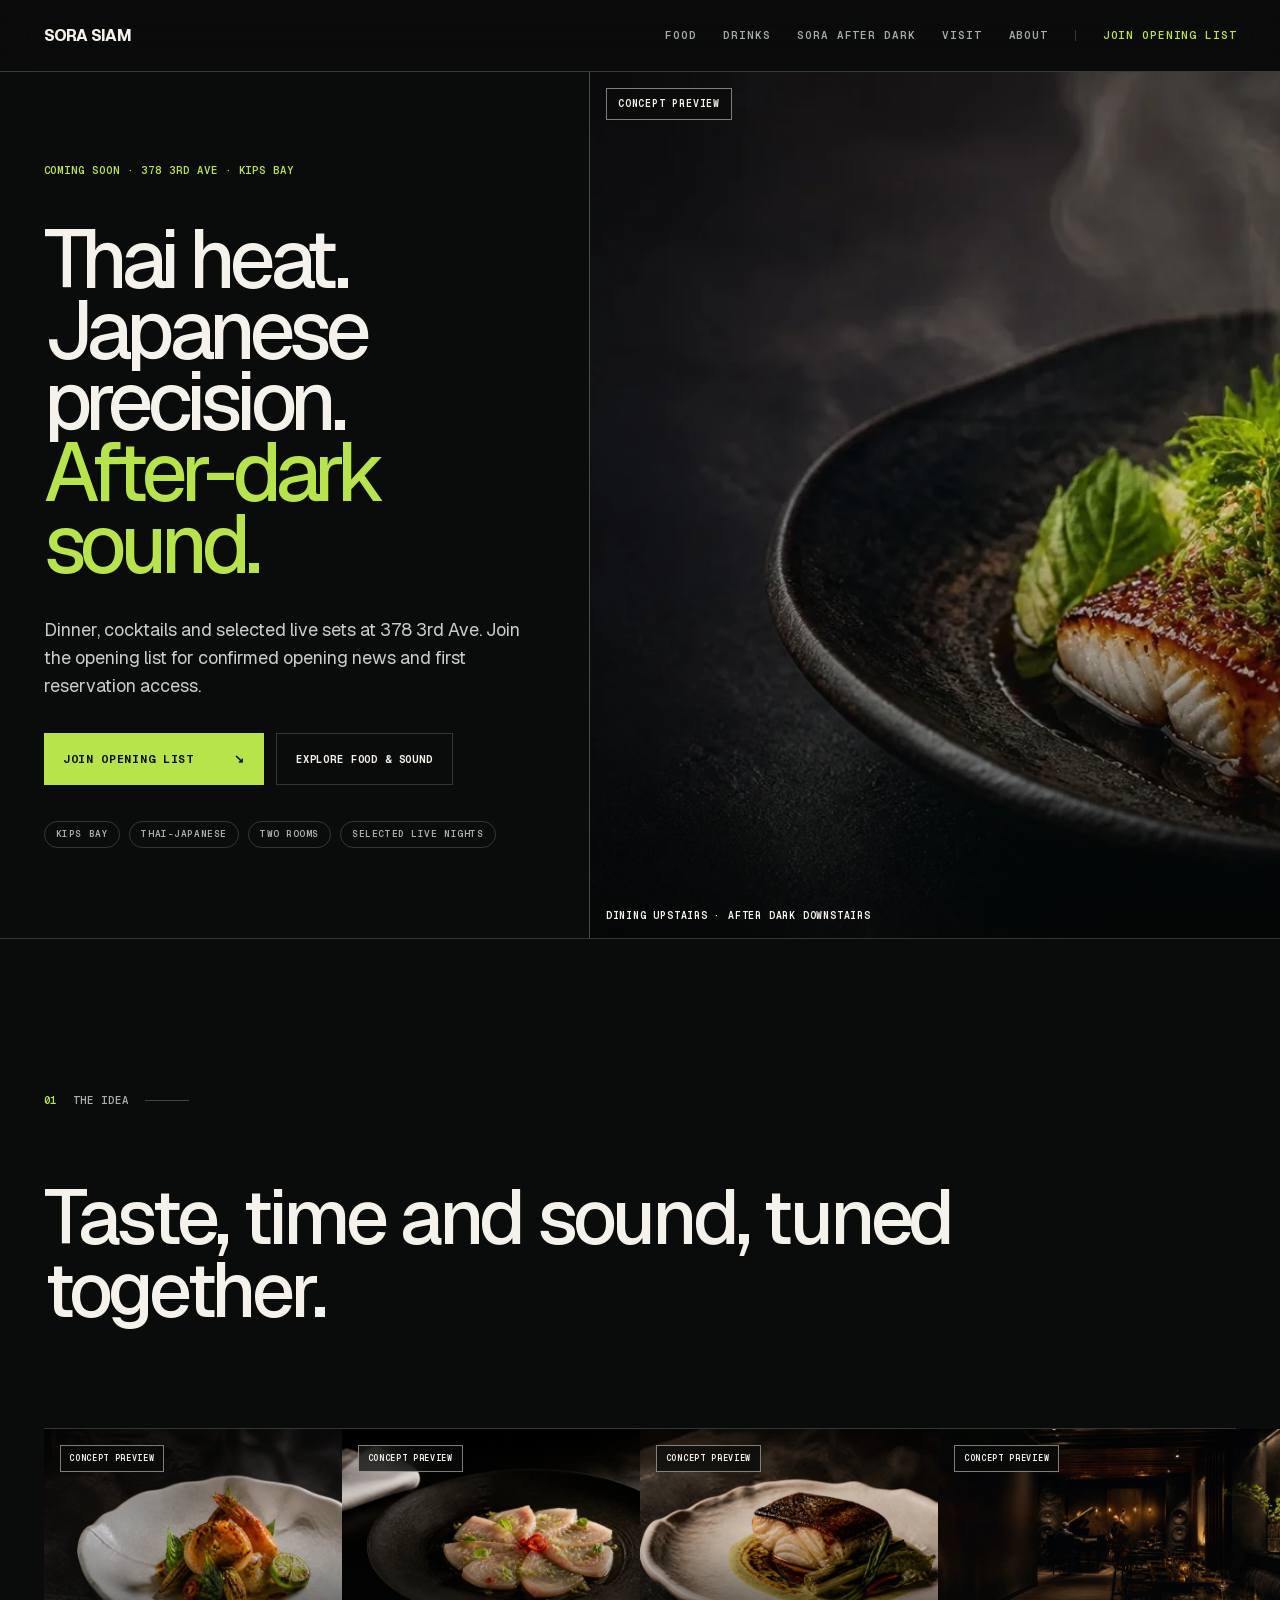
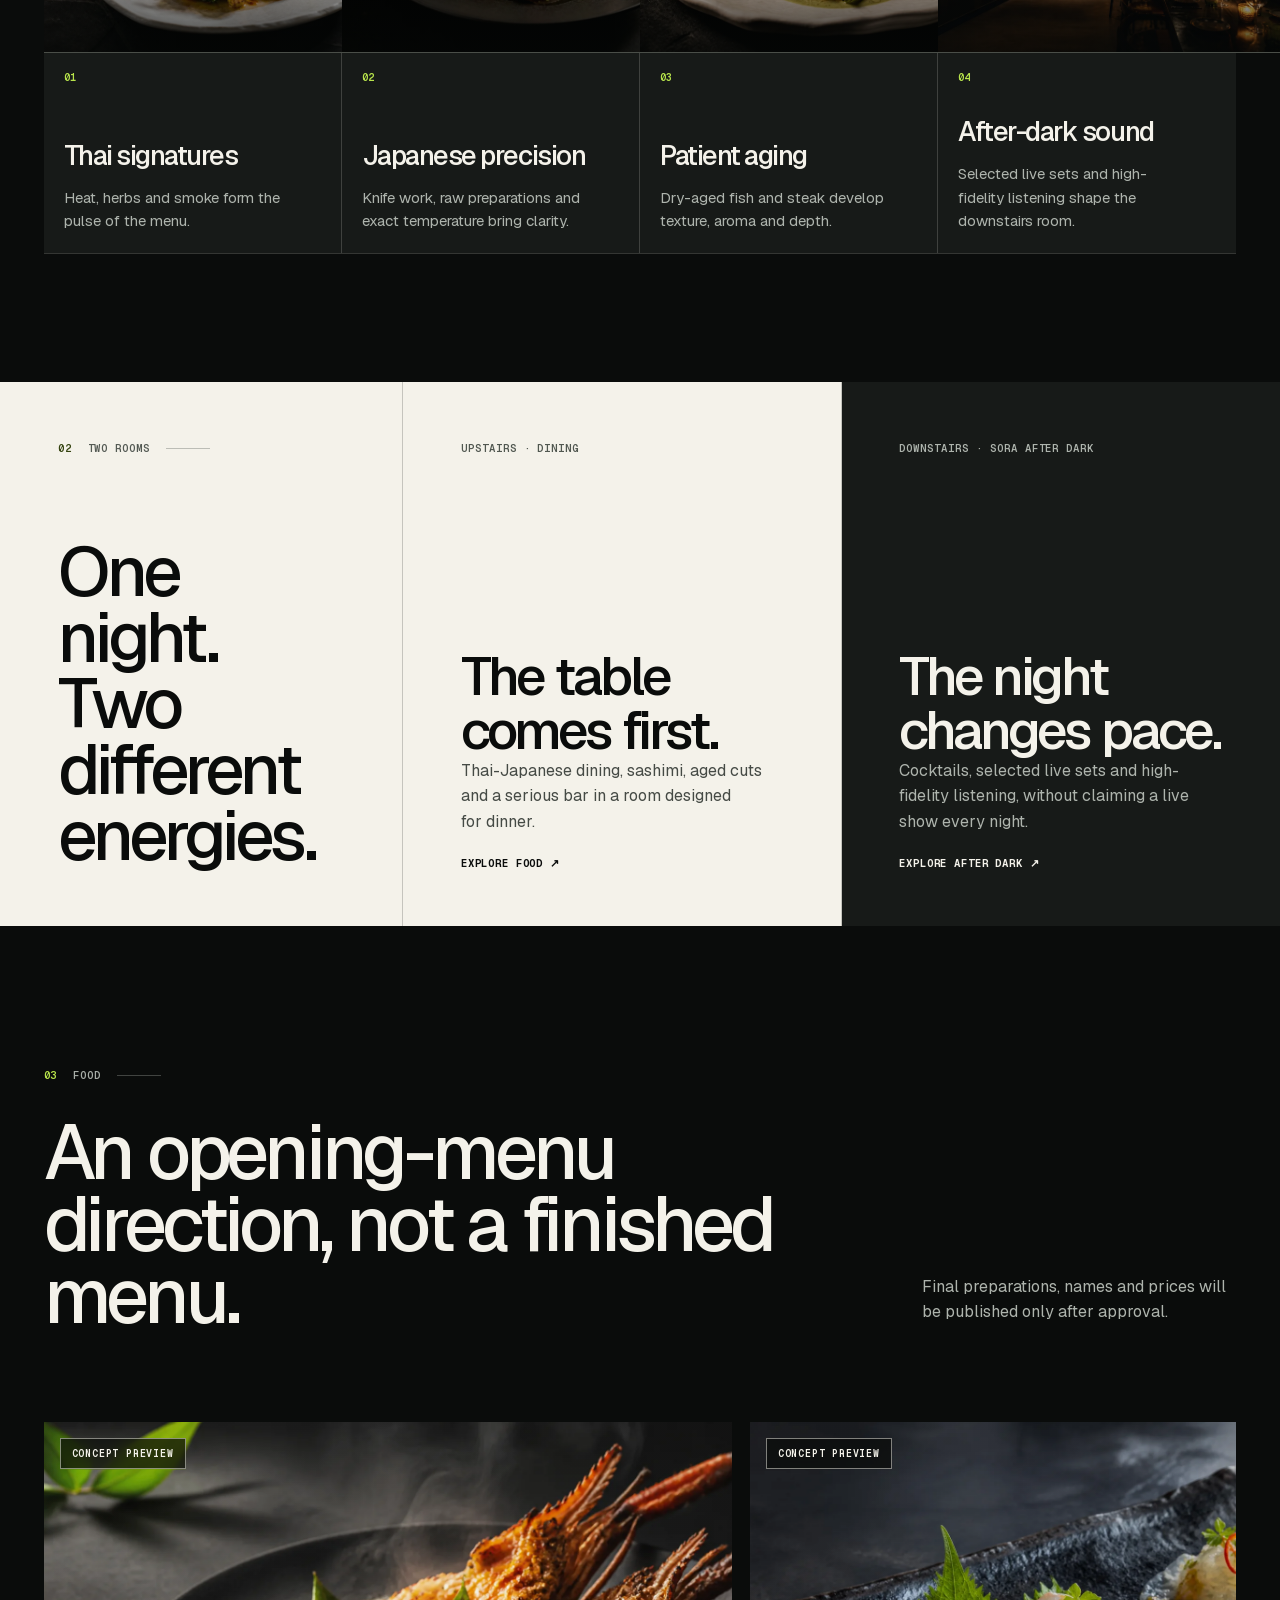
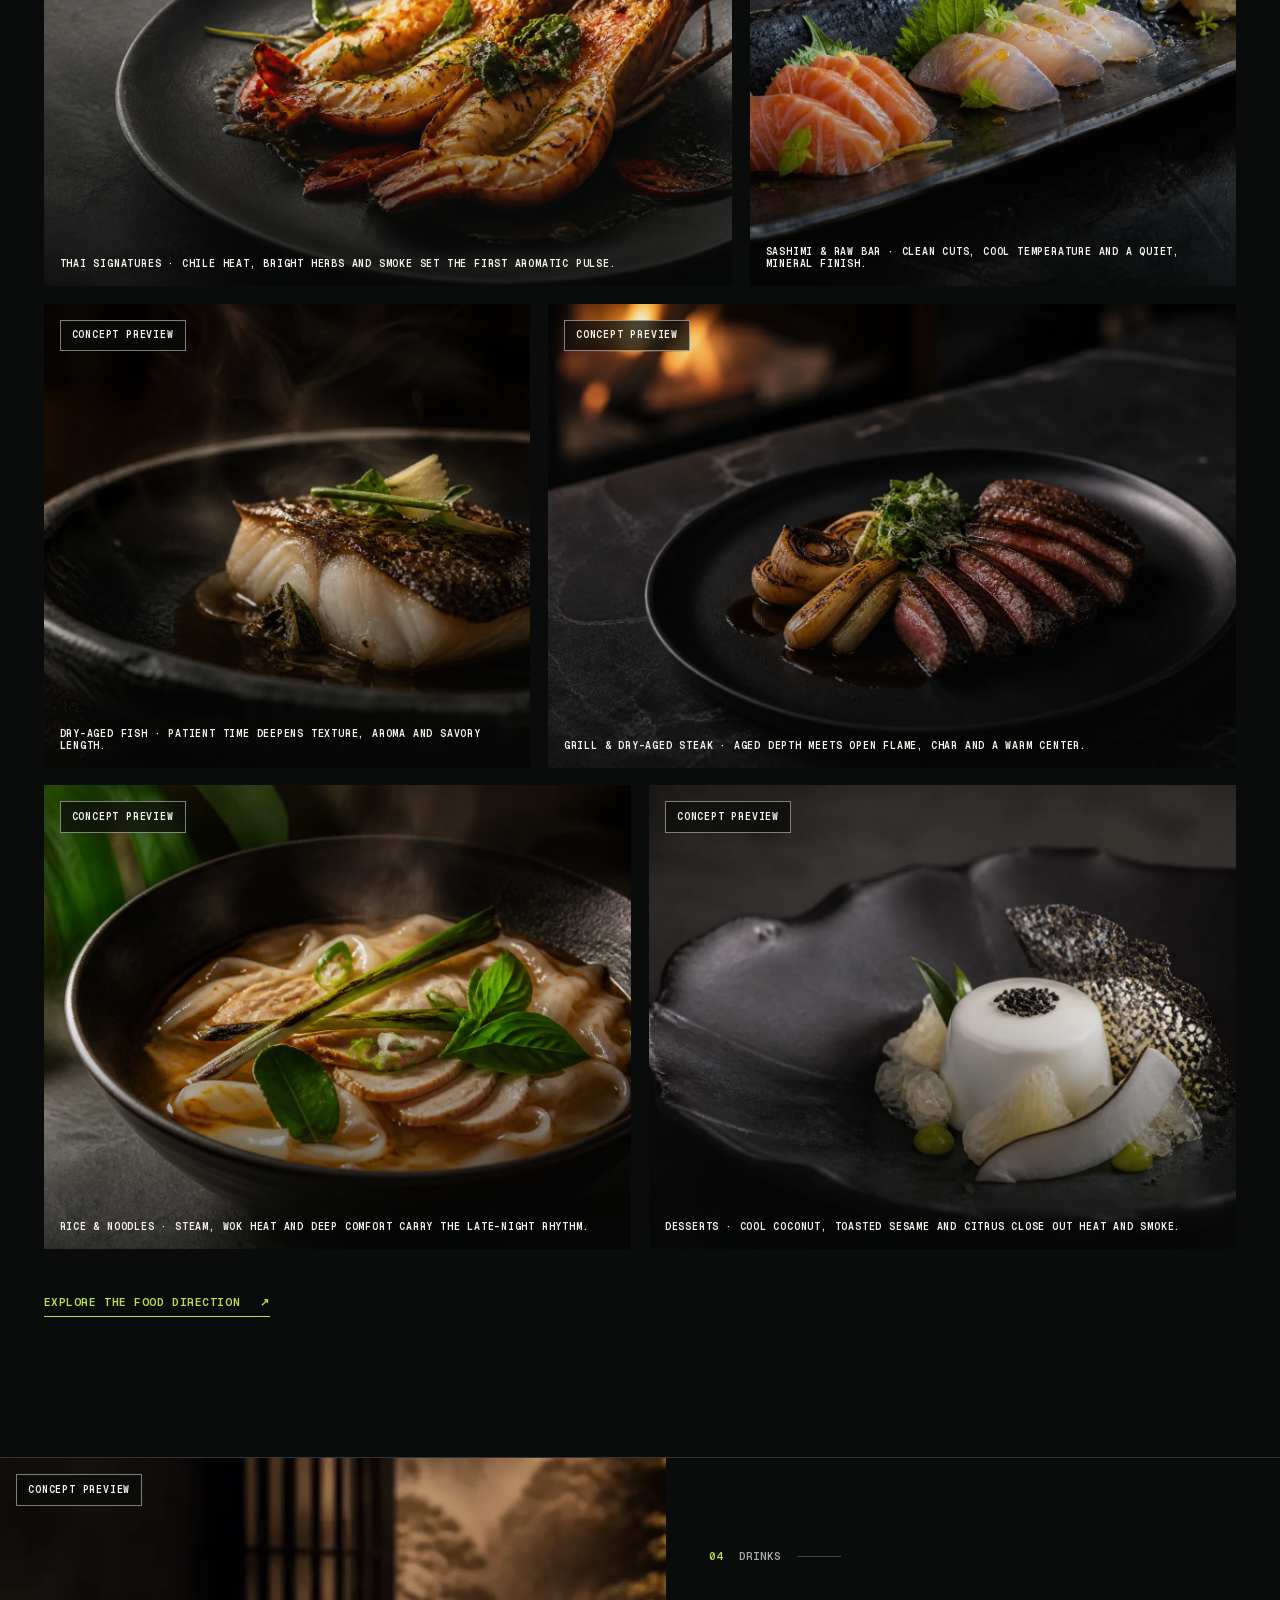
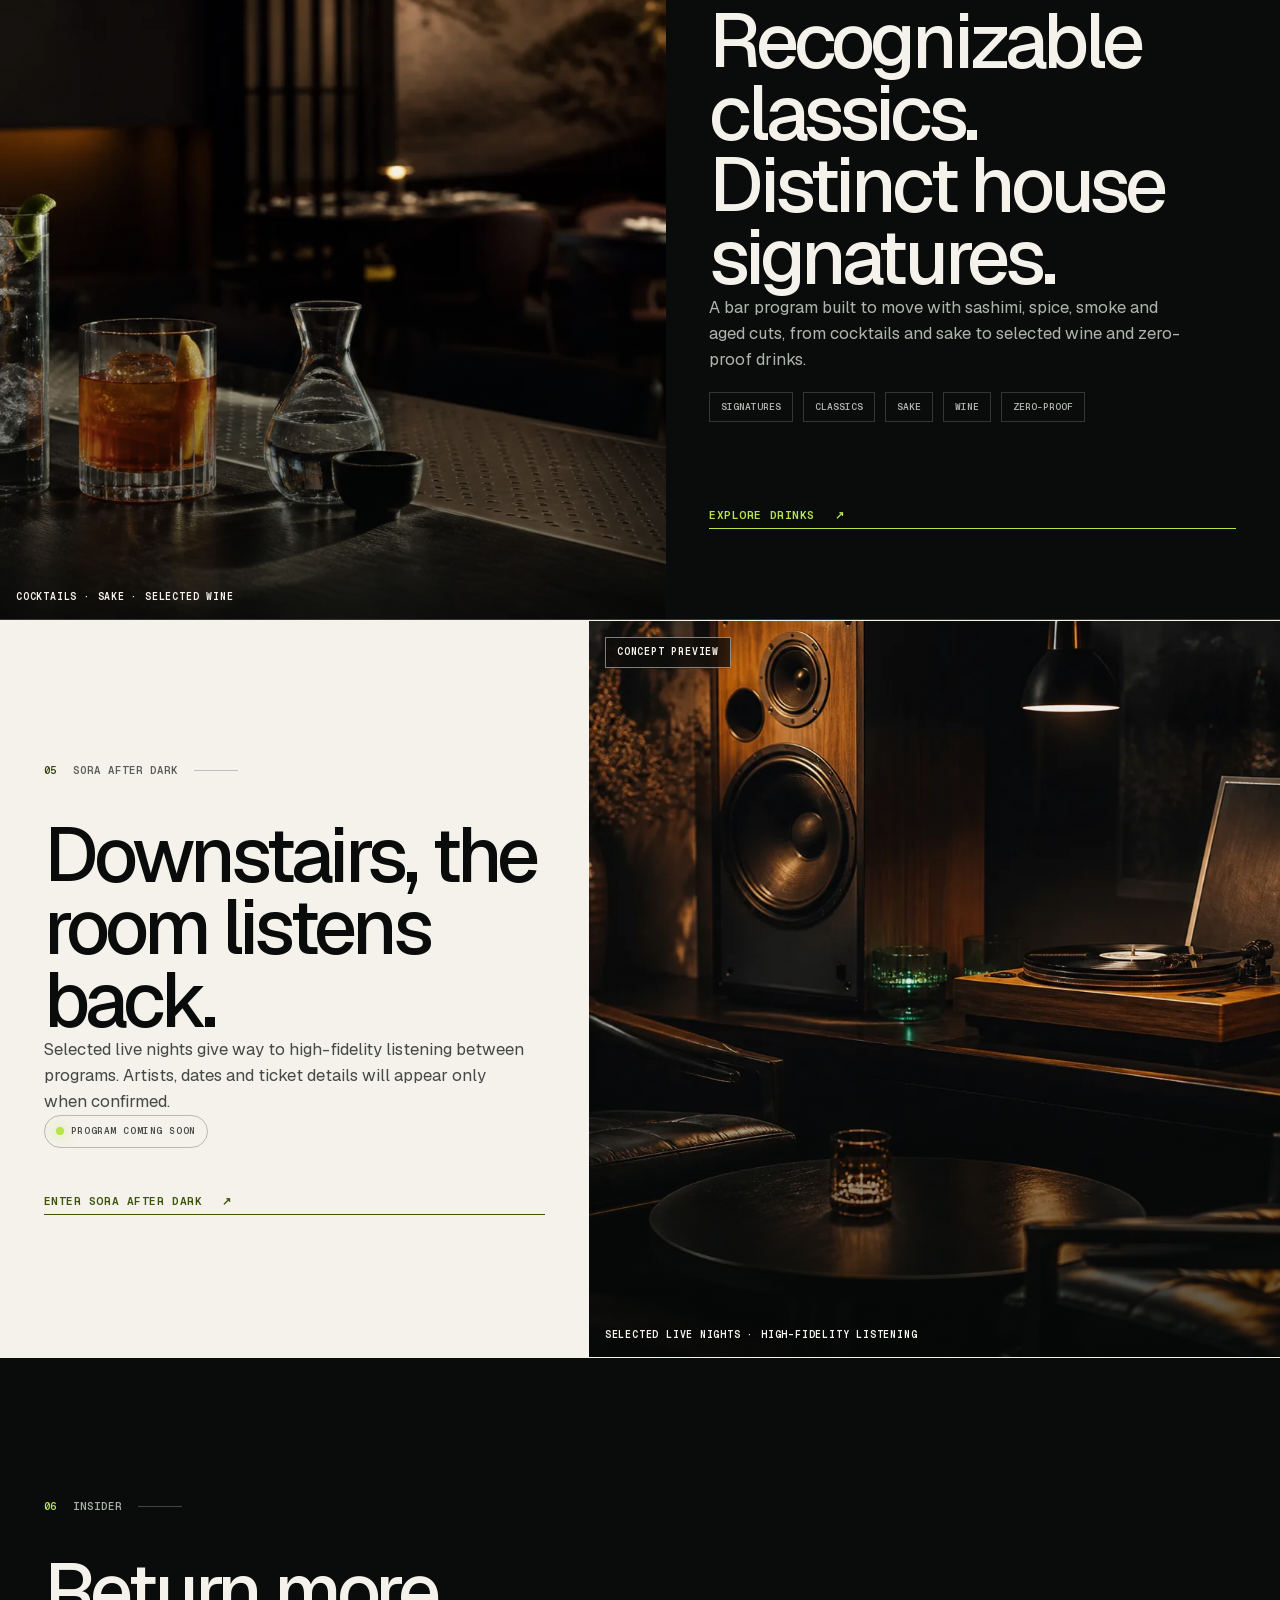
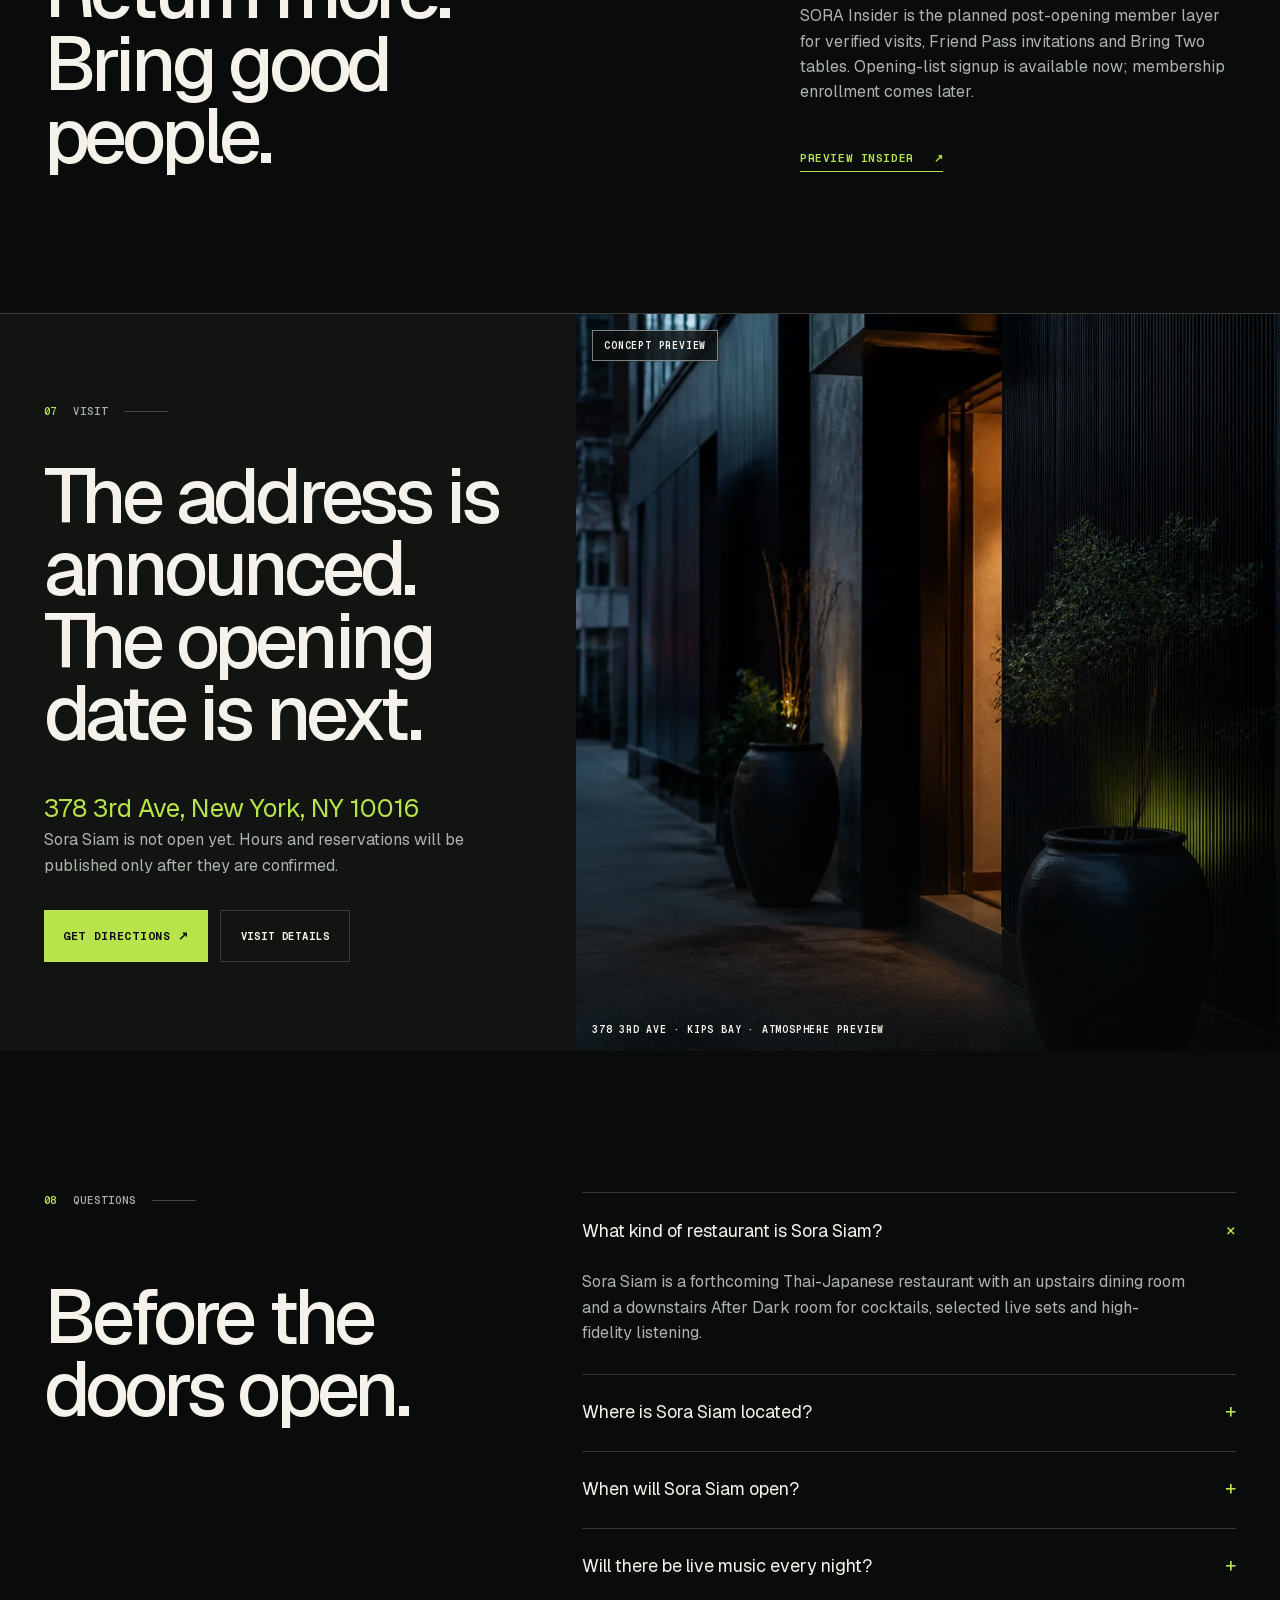
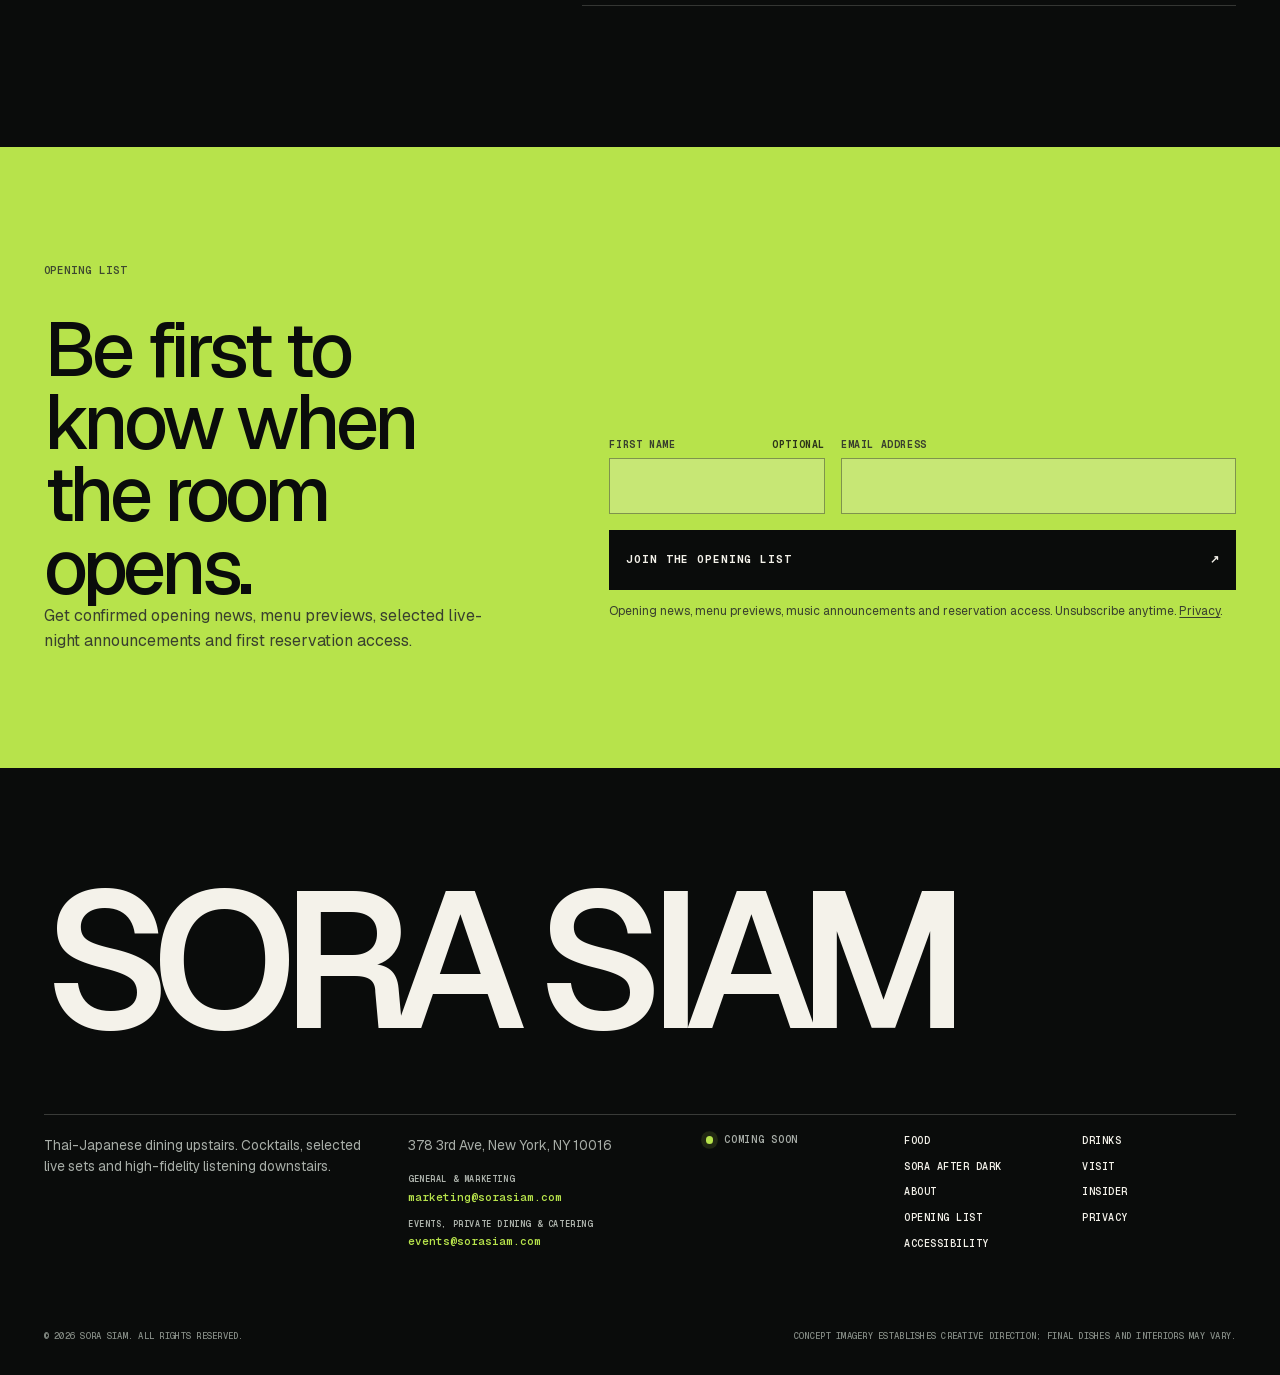
<file: index.html>
<!DOCTYPE html><html lang="en" data-scroll-behavior="smooth" class="geist_deef94d5-module__Sms4YG__variable geist_mono_1bf8cbf6-module__FlyLvG__variable"><head><meta charSet="utf-8"/><meta name="viewport" content="width=device-width, initial-scale=1"/><link rel="preload" href="/_next/static/media/797e433ab948586e-s.p.0r6juujl39pe6.woff2" as="font" crossorigin="" type="font/woff2"/><link rel="preload" href="/_next/static/media/caa3a2e1cccd8315-s.p.0wgildi0cnwt9.woff2" as="font" crossorigin="" type="font/woff2"/><link rel="preload" as="image" href="/images/hero.webp" fetchPriority="high"/><link rel="stylesheet" href="/_next/static/chunks/0i23px1qf48xs.css" data-precedence="next"/><link rel="preload" as="script" fetchPriority="low" href="/_next/static/chunks/3s6nzrbk-8mnv.js"/><script src="/_next/static/chunks/19mx3mg6lkumu.js" async=""></script><script src="/_next/static/chunks/227kwhsrjlnp4.js" async=""></script><script src="/_next/static/chunks/3tcwyjf3sdyt-.js" async=""></script><script src="/_next/static/chunks/turbopack-193tdqrugw4ny.js" async=""></script><script src="/_next/static/chunks/2ic3ez90hgzfx.js" async="" crossorigin=""></script><script src="/_next/static/chunks/3a2elxt1z644s.js" async="" crossorigin=""></script><meta name="theme-color" content="#0a0c0b"/><meta name="color-scheme" content="dark"/><title>Sora Siam | Thai-Japanese Dining &amp; After Dark in NYC</title><meta name="description" content="Sora Siam is coming soon to 378 3rd Ave in Kips Bay: Thai-Japanese dining upstairs and cocktails, selected live sets and high-fidelity listening downstairs."/><meta name="application-name" content="Sora Siam"/><meta name="author" content="Sora Siam"/><link rel="manifest" href="/manifest.webmanifest"/><meta name="keywords" content="Sora Siam,Thai Japanese restaurant NYC,Thai Japanese restaurant Kips Bay,fresh sashimi NYC,dry-aged fish NYC,dry-aged steak Manhattan,live music restaurant NYC,listening room Kips Bay,cocktail bar Kips Bay,378 3rd Ave restaurant"/><meta name="creator" content="Sora Siam"/><meta name="publisher" content="Sora Siam"/><meta name="robots" content="index, follow"/><meta name="googlebot" content="index, follow, max-video-preview:-1, max-image-preview:large, max-snippet:-1"/><meta name="category" content="restaurant"/><link rel="canonical" href="https://sorasiam.com/"/><meta name="msvalidate.01" content="3A000FE09B4CC087E43770D994781ED5"/><meta name="mobile-web-app-capable" content="yes"/><meta name="apple-mobile-web-app-title" content="Sora Siam"/><meta name="apple-mobile-web-app-status-bar-style" content="black-translucent"/><meta property="og:title" content="Sora Siam | Thai-Japanese Dining &amp; After Dark in NYC"/><meta property="og:description" content="Thai-Japanese dining upstairs. Cocktails, selected live sets and high-fidelity listening downstairs. Coming soon to 378 3rd Ave."/><meta property="og:url" content="https://sorasiam.com/"/><meta property="og:site_name" content="Sora Siam"/><meta property="og:locale" content="en_US"/><meta property="og:image" content="https://sorasiam.com/og-image.jpg"/><meta property="og:image:width" content="1400"/><meta property="og:image:height" content="788"/><meta property="og:image:alt" content="Concept preview of Sora Siam Thai-Japanese dining and SORA After Dark"/><meta property="og:type" content="website"/><meta name="twitter:card" content="summary_large_image"/><meta name="twitter:title" content="Sora Siam | Thai-Japanese Dining &amp; After Dark in NYC"/><meta name="twitter:description" content="Thai-Japanese dining upstairs. Cocktails, selected live sets and high-fidelity listening downstairs. Coming soon to 378 3rd Ave."/><meta name="twitter:image" content="https://sorasiam.com/og-image.jpg"/><link rel="icon" href="/favicon.ico?favicon.2vob68tjqpejf.ico" sizes="256x256" type="image/x-icon"/><link rel="icon" href="/favicon.ico"/><link rel="apple-touch-icon" href="/apple-touch-icon.png"/><meta name="next-size-adjust" content=""/><script src="/_next/static/chunks/0cz1d0mv5g_q7.js" noModule=""></script></head><body><div hidden=""><!--$--><!--/$--></div><a class="skip-link" href="#main-content">Skip to content</a><header class="site-header"><a class="wordmark" aria-label="Sora Siam home" href="/">SORA SIAM</a><nav id="primary-navigation" class="main-nav " aria-label="Primary"><a href="/food/">Food</a><a href="/drinks/">Drinks</a><a href="/music/">SORA After Dark</a><a href="/location/">Visit</a><a href="/about/">About</a><a class="nav-cta" href="/#opening-list">Join Opening List</a></nav><button class="menu-toggle" type="button" aria-label="Open navigation" aria-expanded="false" aria-controls="primary-navigation"><span aria-hidden="true"></span><span aria-hidden="true"></span></button></header><main id="main-content" class="v2-page v2-home"><section class="v2-hero" aria-labelledby="hero-title"><div class="v2-hero-copy"><p class="eyebrow">COMING SOON · 378 3RD AVE · KIPS BAY</p><h1 id="hero-title">Thai heat.<br/>Japanese precision.<br/><span>After-dark sound.</span></h1><p class="v2-hero-lede">Dinner, cocktails and selected live sets at 378 3rd Ave. Join the opening list for confirmed opening news and first reservation access.</p><div class="v2-hero-actions"><a class="button button--primary" href="/#opening-list">Join opening list <span aria-hidden="true">↘</span></a><a class="button button--secondary" href="/#experience">Explore food &amp; sound</a></div><ul class="v2-quick-facts" aria-label="Sora Siam quick facts"><li>Kips Bay</li><li>Thai-Japanese</li><li>Two rooms</li><li>Selected live nights</li></ul></div><figure class="concept-image v2-hero-media"><img alt="Concept preview of Sora Siam&#x27;s Thai-Japanese dining room in warm after-dark light" fetchPriority="high" loading="eager" decoding="async" data-nimg="fill" style="position:absolute;height:100%;width:100%;left:0;top:0;right:0;bottom:0;object-position:50% 50%;color:transparent" src="/images/hero.webp"/><span class="concept-badge">Concept preview</span><figcaption>Dining upstairs · After Dark downstairs</figcaption></figure></section><section class="v2-pillars v2-shell" id="experience" aria-labelledby="pillars-title"><div class="v2-section-heading"><p class="section-mark"><span>01</span> The idea</p><h2 id="pillars-title">Taste, time and sound, tuned together.</h2></div><div class="v2-pillar-grid"><article><figure class="concept-image v2-pillar-image"><img alt="Concept preview of Thai-Japanese grilled prawns with Thai herbs, chile and lime" loading="lazy" decoding="async" data-nimg="fill" style="position:absolute;height:100%;width:100%;left:0;top:0;right:0;bottom:0;object-position:50% 50%;color:transparent" src="/images/pillar-thai-signatures.webp"/><span class="concept-badge">Concept preview</span><figcaption>Thai aromatics · concept study</figcaption></figure><div class="v2-pillar-copy"><span>01</span><h3>Thai signatures</h3><p>Heat, herbs and smoke form the pulse of the menu.</p></div></article><article><figure class="concept-image v2-pillar-image"><img alt="Concept preview of a precise Thai-Japanese raw fish preparation with citrus and chile" loading="lazy" decoding="async" data-nimg="fill" style="position:absolute;height:100%;width:100%;left:0;top:0;right:0;bottom:0;object-position:50% 50%;color:transparent" src="/images/pillar-japanese-precision.webp"/><span class="concept-badge">Concept preview</span><figcaption>Knife work · concept study</figcaption></figure><div class="v2-pillar-copy"><span>02</span><h3>Japanese precision</h3><p>Knife work, raw preparations and exact temperature bring clarity.</p></div></article><article><figure class="concept-image v2-pillar-image"><img alt="Concept preview of charcoal-roasted aged fish with a restrained Thai-Japanese sauce" loading="lazy" decoding="async" data-nimg="fill" style="position:absolute;height:100%;width:100%;left:0;top:0;right:0;bottom:0;object-position:50% 50%;color:transparent" src="/images/pillar-patient-aging.webp"/><span class="concept-badge">Concept preview</span><figcaption>Aging and fire · concept study</figcaption></figure><div class="v2-pillar-copy"><span>03</span><h3>Patient aging</h3><p>Dry-aged fish and steak develop texture, aroma and depth.</p></div></article><article><figure class="concept-image v2-pillar-image"><img alt="Concept preview of an intimate downstairs live trio and high-fidelity sound room" loading="lazy" decoding="async" data-nimg="fill" style="position:absolute;height:100%;width:100%;left:0;top:0;right:0;bottom:0;object-position:50% 50%;color:transparent" src="/images/home-after-dark.webp"/><span class="concept-badge">Concept preview</span><figcaption>SORA After Dark · concept study</figcaption></figure><div class="v2-pillar-copy"><span>04</span><h3>After-dark sound</h3><p>Selected live sets and high-fidelity listening shape the downstairs room.</p></div></article></div></section><section class="v2-two-rooms" aria-labelledby="rooms-title"><div class="v2-two-rooms-title"><p class="section-mark"><span>02</span> Two rooms</p><h2 id="rooms-title">One night. Two different energies.</h2></div><article><p class="eyebrow">UPSTAIRS · DINING</p><h3>The table comes first.</h3><p>Thai-Japanese dining, sashimi, aged cuts and a serious bar in a room designed for dinner.</p><a href="/food/">Explore food <span aria-hidden="true">↗</span></a></article><article class="v2-room-dark"><p class="eyebrow">DOWNSTAIRS · SORA AFTER DARK</p><h3>The night changes pace.</h3><p>Cocktails, selected live sets and high-fidelity listening, without claiming a live show every night.</p><a href="/music/">Explore After Dark <span aria-hidden="true">↗</span></a></article></section><section class="v2-food-preview v2-shell" aria-labelledby="food-preview-title"><div class="v2-section-heading v2-section-heading--split"><div><p class="section-mark"><span>03</span> Food</p><h2 id="food-preview-title">An opening-menu direction, not a finished menu.</h2></div><p>Final preparations, names and prices will be published only after approval.</p></div><div class="v2-food-grid"><figure class="concept-image v2-food-card v2-food-card--1"><img alt="Concept preview of charcoal-grilled prawns with Thai herbs and chile" loading="lazy" decoding="async" data-nimg="fill" style="position:absolute;height:100%;width:100%;left:0;top:0;right:0;bottom:0;object-position:50% 50%;color:transparent" src="/images/home-thai-signatures.webp"/><span class="concept-badge">Concept preview</span><figcaption>Thai signatures · Chile heat, bright herbs and smoke set the first aromatic pulse.</figcaption></figure><figure class="concept-image v2-food-card v2-food-card--2"><img alt="Concept preview of fresh sashimi with citrus, shiso and Thai herbs" loading="lazy" decoding="async" data-nimg="fill" style="position:absolute;height:100%;width:100%;left:0;top:0;right:0;bottom:0;object-position:50% 50%;color:transparent" src="/images/home-sashimi.webp"/><span class="concept-badge">Concept preview</span><figcaption>Sashimi &amp; raw bar · Clean cuts, cool temperature and a quiet, mineral finish.</figcaption></figure><figure class="concept-image v2-food-card v2-food-card--3"><img alt="Concept preview of charcoal-roasted aged fish with crisp skin" loading="lazy" decoding="async" data-nimg="fill" style="position:absolute;height:100%;width:100%;left:0;top:0;right:0;bottom:0;object-position:50% 50%;color:transparent" src="/images/home-aged-fish.webp"/><span class="concept-badge">Concept preview</span><figcaption>Dry-aged fish · Patient time deepens texture, aroma and savory length.</figcaption></figure><figure class="concept-image v2-food-card v2-food-card--4"><img alt="Concept preview of sliced dry-aged steak with charred allium" loading="lazy" decoding="async" data-nimg="fill" style="position:absolute;height:100%;width:100%;left:0;top:0;right:0;bottom:0;object-position:50% 50%;color:transparent" src="/images/home-aged-steak.webp"/><span class="concept-badge">Concept preview</span><figcaption>Grill &amp; dry-aged steak · Aged depth meets open flame, char and a warm center.</figcaption></figure><figure class="concept-image v2-food-card v2-food-card--5"><img alt="Concept preview of steaming rice noodles with Thai aromatics" loading="lazy" decoding="async" data-nimg="fill" style="position:absolute;height:100%;width:100%;left:0;top:0;right:0;bottom:0;object-position:50% 50%;color:transparent" src="/images/home-rice-noodles.webp"/><span class="concept-badge">Concept preview</span><figcaption>Rice &amp; noodles · Steam, wok heat and deep comfort carry the late-night rhythm.</figcaption></figure><figure class="concept-image v2-food-card v2-food-card--6"><img alt="Concept preview of coconut, black sesame and citrus dessert" loading="lazy" decoding="async" data-nimg="fill" style="position:absolute;height:100%;width:100%;left:0;top:0;right:0;bottom:0;object-position:50% 50%;color:transparent" src="/images/home-dessert.webp"/><span class="concept-badge">Concept preview</span><figcaption>Desserts · Cool coconut, toasted sesame and citrus close out heat and smoke.</figcaption></figure></div><a class="section-link" href="/food/">Explore the food direction <span aria-hidden="true">↗</span></a></section><section class="v2-feature-split v2-feature-split--drinks" aria-labelledby="drinks-preview-title"><figure class="concept-image"><img alt="Concept preview of cocktails, sake and wine at the Sora Siam bar" loading="lazy" decoding="async" data-nimg="fill" style="position:absolute;height:100%;width:100%;left:0;top:0;right:0;bottom:0;object-position:50% 50%;color:transparent" src="/images/home-drinks.webp"/><span class="concept-badge">Concept preview</span><figcaption>Cocktails · sake · selected wine</figcaption></figure><div><p class="section-mark"><span>04</span> Drinks</p><h2 id="drinks-preview-title">Recognizable classics. Distinct house signatures.</h2><p>A bar program built to move with sashimi, spice, smoke and aged cuts, from cocktails and sake to selected wine and zero-proof drinks.</p><ul class="v2-inline-list"><li>Signatures</li><li>Classics</li><li>Sake</li><li>Wine</li><li>Zero-proof</li></ul><a class="section-link" href="/drinks/">Explore drinks <span aria-hidden="true">↗</span></a></div></section><section class="v2-feature-split v2-feature-split--sound" aria-labelledby="sound-preview-title"><div><p class="section-mark"><span>05</span> SORA After Dark</p><h2 id="sound-preview-title">Downstairs, the room listens back.</h2><p>Selected live nights give way to high-fidelity listening between programs. Artists, dates and ticket details will appear only when confirmed.</p><p class="v2-status-chip"><span></span> Program coming soon</p><a class="section-link section-link--dark" href="/music/">Enter SORA After Dark <span aria-hidden="true">↗</span></a></div><figure class="concept-image"><img alt="Concept preview of a turntable and high-fidelity speakers in the downstairs listening room" loading="lazy" decoding="async" data-nimg="fill" style="position:absolute;height:100%;width:100%;left:0;top:0;right:0;bottom:0;object-position:50% 50%;color:transparent" src="/images/home-hifi.webp"/><span class="concept-badge">Concept preview</span><figcaption>Selected live nights · high-fidelity listening</figcaption></figure></section><section class="v2-insider-preview v2-shell" aria-labelledby="insider-preview-title"><div><p class="section-mark"><span>06</span> Insider</p><h2 id="insider-preview-title">Return more. Bring good people.</h2></div><div><p>SORA Insider is the planned post-opening member layer for verified visits, Friend Pass invitations and Bring Two tables. Opening-list signup is available now; membership enrollment comes later.</p><a class="section-link" href="/insider/">Preview Insider <span aria-hidden="true">↗</span></a></div></section><section class="v2-visit" aria-labelledby="visit-title"><div class="v2-visit-copy"><p class="section-mark"><span>07</span> Visit</p><h2 id="visit-title">The address is announced. The opening date is next.</h2><address>378 3rd Ave, New York, NY 10016</address><p>Sora Siam is not open yet. Hours and reservations will be published only after they are confirmed.</p><div class="v2-visit-actions"><a href="https://www.google.com/maps/dir/?api=1&amp;destination=378+3rd+Ave%2C+New+York%2C+NY+10016" class="button button--primary" target="_blank" rel="noreferrer">Get directions ↗</a><a class="button button--secondary" href="/location/">Visit details</a></div></div><figure class="concept-image"><img alt="Concept preview of a discreet Manhattan restaurant entrance at blue hour" loading="lazy" decoding="async" data-nimg="fill" style="position:absolute;height:100%;width:100%;left:0;top:0;right:0;bottom:0;object-position:50% 50%;color:transparent" src="/images/home-location.webp"/><span class="concept-badge">Concept preview</span><figcaption>378 3rd Ave · Kips Bay · atmosphere preview</figcaption></figure></section><section class="v2-faq v2-shell" aria-labelledby="faq-title"><div class="v2-section-heading"><p class="section-mark"><span>08</span> Questions</p><h2 id="faq-title">Before the doors open.</h2></div><div class="v2-faq-list"><details open=""><summary>What kind of restaurant is Sora Siam?<span aria-hidden="true">+</span></summary><p>Sora Siam is a forthcoming Thai-Japanese restaurant with an upstairs dining room and a downstairs After Dark room for cocktails, selected live sets and high-fidelity listening.</p></details><details><summary>Where is Sora Siam located?<span aria-hidden="true">+</span></summary><p>Sora Siam is coming to 378 3rd Ave, New York, NY 10016, in Kips Bay, Manhattan.</p></details><details><summary>When will Sora Siam open?<span aria-hidden="true">+</span></summary><p>The opening date has not been announced. Join the opening list for confirmed opening news and first reservation access when it becomes available.</p></details><details><summary>Will there be live music every night?<span aria-hidden="true">+</span></summary><p>No nightly live schedule has been announced. SORA After Dark plans selected live nights, with high-fidelity listening between programs.</p></details></div></section><section class="opening-list-section" id="opening-list" aria-labelledby="opening-list-title"><div class="opening-list-intro"><p class="eyebrow">OPENING LIST</p><h2 id="opening-list-title">Be first to know when the room opens.</h2><p>Get confirmed opening news, menu previews, selected live-night announcements and first reservation access.</p></div><form class="opening-list-form"><div class="opening-list-fields"><label><span>First name <small>optional</small></span><input type="text" autoComplete="given-name" maxLength="80" name="firstName"/></label><label class="opening-list-email"><span>Email address</span><input type="email" autoComplete="email" inputMode="email" maxLength="254" required="" name="email"/></label><label class="form-honeypot" hidden="">Website<input type="text" tabindex="-1" autoComplete="off" name="website"/></label><button type="submit">Join the opening list<span aria-hidden="true">↗</span></button></div><p class="opening-list-consent">Opening news, menu previews, music announcements and reservation access. Unsubscribe anytime. <a href="/privacy/">Privacy</a>.</p><p class="opening-list-message" role="status" aria-live="polite"></p></form></section></main><footer class="site-footer"><div class="footer-wordmark" aria-label="Sora Siam">SORA SIAM</div><div class="footer-grid"><p>Thai-Japanese dining upstairs. Cocktails, selected live sets and high-fidelity listening downstairs.</p><div class="footer-contact"><address>378 3rd Ave, New York, NY 10016</address><ul class="footer-email-list" aria-label="Sora Siam contact emails"><li><span>General &amp; marketing</span><a href="mailto:marketing@sorasiam.com">marketing@sorasiam.com</a></li><li><span>Events, private dining &amp; catering</span><a href="mailto:events@sorasiam.com">events@sorasiam.com</a></li></ul></div><p class="footer-status"><span></span> Coming soon</p><nav aria-label="Footer"><a href="/food/">Food</a><a href="/drinks/">Drinks</a><a href="/music/">SORA After Dark</a><a href="/location/">Visit</a><a href="/about/">About</a><a href="/insider/">Insider</a><a href="/#opening-list">Opening list</a><a href="/privacy/">Privacy</a><a href="/accessibility/">Accessibility</a></nav></div><div class="footer-legal"><p>© 2026 Sora Siam. All rights reserved.</p><p>Concept imagery establishes creative direction; final dishes and interiors may vary.</p></div></footer><script type="application/ld+json">{"@context":"https://schema.org","@graph":[{"@type":"Restaurant","@id":"https://sorasiam.com/#restaurant","name":"Sora Siam","url":"https://sorasiam.com","logo":{"@type":"ImageObject","url":"https://sorasiam.com/logo.png","width":256,"height":256},"slogan":"Thai heat. Japanese precision. Live sound.","disambiguatingDescription":"Forthcoming Thai-Japanese restaurant and listening room at 378 3rd Ave in Kips Bay, Manhattan.","description":"A forthcoming Thai-Japanese restaurant in Kips Bay with dining upstairs and cocktails, selected live sets and high-fidelity listening downstairs.","email":"marketing@sorasiam.com","contactPoint":[{"@type":"ContactPoint","contactType":"general inquiries and marketing","email":"marketing@sorasiam.com","availableLanguage":["English"]},{"@type":"ContactPoint","contactType":"events, private dining and catering","email":"events@sorasiam.com","availableLanguage":["English"]}],"mainEntityOfPage":{"@id":"https://sorasiam.com/#webpage"},"image":["https://sorasiam.com/restaurant-1x1.jpg","https://sorasiam.com/restaurant-4x3.jpg","https://sorasiam.com/images/hero.webp","https://sorasiam.com/images/thai-signature.webp","https://sorasiam.com/images/sashimi.webp","https://sorasiam.com/images/sound-room.webp"],"servesCuisine":["Thai","Japanese","Asian","Thai-Japanese fusion"],"hasMap":"https://www.google.com/maps/dir/?api=1&destination=378+3rd+Ave%2C+New+York%2C+NY+10016","address":{"@type":"PostalAddress","streetAddress":"378 3rd Ave","addressLocality":"New York","addressRegion":"NY","postalCode":"10016","addressCountry":"US"},"geo":{"@type":"GeoCoordinates","latitude":40.741663,"longitude":-73.981539},"containedInPlace":{"@type":"Place","name":"Kips Bay, Manhattan, New York City"},"additionalProperty":{"@type":"PropertyValue","name":"Opening status","value":"Coming soon; not open yet"},"amenityFeature":[{"@type":"LocationFeatureSpecification","name":"Live music on selected nights","value":true},{"@type":"LocationFeatureSpecification","name":"High-fidelity music listening","value":true}],"containsPlace":[{"@type":"Place","name":"Sora Siam Upstairs Dining Room","description":"Thai-Japanese dining, sashimi, aged cuts and bar service."},{"@type":"Place","name":"SORA After Dark","description":"Downstairs cocktails, selected live sets and high-fidelity listening."}]},{"@type":"WebSite","@id":"https://sorasiam.com/#website","url":"https://sorasiam.com","name":"Sora Siam","description":"Official site for Sora Siam Thai-Japanese dining and SORA After Dark in Kips Bay, Manhattan.","publisher":{"@id":"https://sorasiam.com/#restaurant"},"inLanguage":"en-US"},{"@type":"WebPage","@id":"https://sorasiam.com#webpage","url":"https://sorasiam.com","name":"Sora Siam | Thai-Japanese Restaurant & SORA After Dark in NYC","description":"Official opening preview for Sora Siam at 378 3rd Ave: Thai-Japanese dining upstairs and cocktails, selected live sets and high-fidelity listening downstairs.","isPartOf":{"@id":"https://sorasiam.com/#website"},"about":{"@id":"https://sorasiam.com/#restaurant"},"mainEntity":{"@id":"https://sorasiam.com/#restaurant"},"publisher":{"@id":"https://sorasiam.com/#restaurant"},"breadcrumb":{"@id":"https://sorasiam.com#breadcrumb"},"primaryImageOfPage":{"@type":"ImageObject","url":"https://sorasiam.com/images/hero.webp"},"dateModified":"2026-09-02","inLanguage":"en-US"},{"@type":"BreadcrumbList","@id":"https://sorasiam.com#breadcrumb","itemListElement":[{"@type":"ListItem","position":1,"name":"Sora Siam","item":"https://sorasiam.com/"}]},{"@type":"FAQPage","mainEntity":[{"@type":"Question","name":"What kind of restaurant is Sora Siam?","acceptedAnswer":{"@type":"Answer","text":"Sora Siam is a forthcoming Thai-Japanese restaurant with an upstairs dining room and a downstairs After Dark room for cocktails, selected live sets and high-fidelity listening."}},{"@type":"Question","name":"Where is Sora Siam located?","acceptedAnswer":{"@type":"Answer","text":"Sora Siam is coming to 378 3rd Ave, New York, NY 10016, in Kips Bay, Manhattan."}},{"@type":"Question","name":"When will Sora Siam open?","acceptedAnswer":{"@type":"Answer","text":"The opening date has not been announced. Join the opening list for confirmed opening news and first reservation access when it becomes available."}},{"@type":"Question","name":"Will there be live music every night?","acceptedAnswer":{"@type":"Answer","text":"No nightly live schedule has been announced. SORA After Dark plans selected live nights, with high-fidelity listening between programs."}}]}]}</script><!--$--><!--/$--><nav class="mobile-action-bar" aria-label="Quick actions"><a href="/#opening-list">Opening list</a><a href="https://www.google.com/maps/dir/?api=1&amp;destination=378+3rd+Ave%2C+New+York%2C+NY+10016" target="_blank" rel="noreferrer">Directions ↗</a></nav><script src="/_next/static/chunks/3s6nzrbk-8mnv.js" id="_R_" async=""></script><script>(self.__next_f=self.__next_f||[]).push([0])</script><script>self.__next_f.push([1,"1:\"$Sreact.fragment\"\n2:I[39756,[\"/_next/static/chunks/2ic3ez90hgzfx.js\"],\"default\"]\n3:I[37457,[\"/_next/static/chunks/2ic3ez90hgzfx.js\"],\"default\"]\n4:I[22016,[\"/_next/static/chunks/2ic3ez90hgzfx.js\",\"/_next/static/chunks/3a2elxt1z644s.js\"],\"\"]\n5:I[94237,[\"/_next/static/chunks/2ic3ez90hgzfx.js\",\"/_next/static/chunks/3a2elxt1z644s.js\"],\"AnalyticsLink\"]\n6:I[94523,[\"/_next/static/chunks/2ic3ez90hgzfx.js\"],\"PageAnalytics\"]\n7:I[93963,[\"/_next/static/chunks/2ic3ez90hgzfx.js\",\"/_next/static/chunks/3a2elxt1z644s.js\"],\"Header\"]\n8:I[5500,[\"/_next/static/chunks/2ic3ez90hgzfx.js\",\"/_next/static/chunks/3a2elxt1z644s.js\"],\"Image\"]\n1a:I[68027,[\"/_next/static/chunks/2ic3ez90hgzfx.js\"],\"default\",1]\n:HL[\"/_next/static/chunks/0i23px1qf48xs.css\",\"style\"]\n:HL[\"/_next/static/media/797e433ab948586e-s.p.0r6juujl39pe6.woff2\",\"font\",{\"crossOrigin\":\"\",\"type\":\"font/woff2\"}]\n:HL[\"/_next/static/media/caa3a2e1cccd8315-s.p.0wgildi0cnwt9.woff2\",\"font\",{\"crossOrigin\":\"\",\"type\":\"font/woff2\"}]\n0:{\"P\":null,\"c\":[\"\",\"\"],\"q\":\"\",\"i\":false,\"f\":[[[\"\",{\"children\":[\"__PAGE__\",{},\"$undefined\",\"$undefined\",4608]},\"$undefined\",\"$undefined\",4624],[[\"$\",\"$1\",\"c\",{\"children\":[[[\"$\",\"link\",\"0\",{\"rel\":\"stylesheet\",\"href\":\"/_next/static/chunks/0i23px1qf48xs.css\",\"precedence\":\"next\",\"crossOrigin\":\"$undefined\",\"nonce\":\"$undefined\"}],[\"$\",\"script\",\"script-0\",{\"src\":\"/_next/static/chunks/2ic3ez90hgzfx.js\",\"async\":true,\"nonce\":\"$undefined\"}]],[\"$\",\"html\",null,{\"lang\":\"en\",\"data-scroll-behavior\":\"smooth\",\"className\":\"geist_deef94d5-module__Sms4YG__variable geist_mono_1bf8cbf6-module__FlyLvG__variable\",\"children\":[\"$\",\"body\",null,{\"children\":[[\"$\",\"a\",null,{\"className\":\"skip-link\",\"href\":\"#main-content\",\"children\":\"Skip to content\"}],[\"$\",\"$L2\",null,{\"parallelRouterKey\":\"children\",\"error\":\"$undefined\",\"errorStyles\":\"$undefined\",\"errorScripts\":\"$undefined\",\"template\":[\"$\",\"$L3\",null,{}],\"templateStyles\":\"$undefined\",\"templateScripts\":\"$undefined\",\"notFound\":[[\"$\",\"main\",null,{\"id\":\"main-content\",\"className\":\"not-found\",\"children\":[[\"$\",\"p\",null,{\"className\":\"eyebrow\",\"children\":\"404 · OFF MENU\"}],[\"$\",\"h1\",null,{\"children\":\"This course isn’t being served.\"}],[\"$\",\"$L4\",null,{\"className\":\"button button--primary\",\"href\":\"/\",\"children\":\"Return to Sora Siam\"}]]}],[]],\"forbidden\":\"$undefined\",\"unauthorized\":\"$undefined\"}],[\"$\",\"nav\",null,{\"className\":\"mobile-action-bar\",\"aria-label\":\"Quick actions\",\"children\":[[\"$\",\"$L5\",null,{\"href\":\"/#opening-list\",\"event\":\"opening_list_view\",\"children\":\"Opening list\"}],[\"$\",\"$L5\",null,{\"href\":\"https://www.google.com/maps/dir/?api=1\u0026destination=378+3rd+Ave%2C+New+York%2C+NY+10016\",\"event\":\"directions_click\",\"external\":true,\"target\":\"_blank\",\"rel\":\"noreferrer\",\"children\":\"Directions ↗\"}]]}],[\"$\",\"$L6\",null,{}]]}]}]]}],{\"children\":[[\"$\",\"$1\",\"c\",{\"children\":[[[\"$\",\"$L7\",null,{}],[\"$\",\"main\",null,{\"id\":\"main-content\",\"className\":\"v2-page v2-home\",\"children\":[[\"$\",\"section\",null,{\"className\":\"v2-hero\",\"aria-labelledby\":\"hero-title\",\"children\":[[\"$\",\"div\",null,{\"className\":\"v2-hero-copy\",\"children\":[[\"$\",\"p\",null,{\"className\":\"eyebrow\",\"children\":\"COMING SOON · 378 3RD AVE · KIPS BAY\"}],[\"$\",\"h1\",null,{\"id\":\"hero-title\",\"children\":[\"Thai heat.\",[\"$\",\"br\",null,{}],\"Japanese precision.\",[\"$\",\"br\",null,{}],[\"$\",\"span\",null,{\"children\":\"After-dark sound.\"}]]}],[\"$\",\"p\",null,{\"className\":\"v2-hero-lede\",\"children\":\"Dinner, cocktails and selected live sets at 378 3rd Ave. Join the opening list for confirmed opening news and first reservation access.\"}],[\"$\",\"div\",null,{\"className\":\"v2-hero-actions\",\"children\":[[\"$\",\"$L4\",null,{\"className\":\"button button--primary\",\"href\":\"/#opening-list\",\"children\":[\"Join opening list \",[\"$\",\"span\",null,{\"aria-hidden\":\"true\",\"children\":\"↘\"}]]}],[\"$\",\"$L4\",null,{\"className\":\"button button--secondary\",\"href\":\"/#experience\",\"children\":\"Explore food \u0026 sound\"}]]}],[\"$\",\"ul\",null,{\"className\":\"v2-quick-facts\",\"aria-label\":\"Sora Siam quick facts\",\"children\":[[\"$\",\"li\",null,{\"children\":\"Kips Bay\"}],[\"$\",\"li\",null,{\"children\":\"Thai-Japanese\"}],[\"$\",\"li\",null,{\"children\":\"Two rooms\"}],[\"$\",\"li\",null,{\"children\":\"Selected live nights\"}]]}]]}],[\"$\",\"figure\",null,{\"className\":\"concept-image v2-hero-media\",\"children\":[[\"$\",\"$L8\",null,{\"src\":\"/images/hero.webp\",\"alt\":\"Concept preview of Sora Siam's Thai-Japanese dining room in warm after-dark light\",\"fill\":true,\"fetchPriority\":\"high\",\"loading\":\"eager\",\"sizes\":\"(max-width: 860px) 100vw, 55vw\",\"style\":{\"objectPosition\":\"50% 50%\"}}],[\"$\",\"span\",null,{\"className\":\"concept-badge\",\"children\":\"Concept preview\"}],[\"$\",\"figcaption\",null,{\"children\":\"Dining upstairs · After Dark downstairs\"}]]}]]}],[\"$\",\"section\",null,{\"className\":\"v2-pillars v2-shell\",\"id\":\"experience\",\"aria-labelledby\":\"pillars-title\",\"children\":[[\"$\",\"div\",null,{\"className\":\"v2-section-heading\",\"children\":[[\"$\",\"p\",null,{\"className\":\"section-mark\",\"children\":[[\"$\",\"span\",null,{\"children\":\"01\"}],\" The idea\"]}],[\"$\",\"h2\",null,{\"id\":\"pillars-title\",\"children\":\"Taste, time and sound, tuned together.\"}]]}],[\"$\",\"div\",null,{\"className\":\"v2-pillar-grid\",\"children\":[[\"$\",\"article\",null,{\"children\":[[\"$\",\"figure\",null,{\"className\":\"concept-image v2-pillar-image\",\"children\":[[\"$\",\"$L8\",null,{\"src\":\"/images/pillar-thai-signatures.webp\",\"alt\":\"Concept preview of Thai-Japanese grilled prawns with Thai herbs, chile and lime\",\"fill\":true,\"fetchPriority\":\"$undefined\",\"loading\":\"lazy\",\"sizes\":\"(max-width: 608px) 100vw, (max-width: 1152px) 50vw, 25vw\",\"style\":{\"objectPosition\":\"50% 50%\"}}],[\"$\",\"span\",null,{\"className\":\"concept-badge\",\"children\":\"Concept preview\"}],[\"$\",\"figcaption\",null,{\"children\":\"Thai aromatics · concept study\"}]]}],[\"$\",\"div\",null,{\"className\":\"v2-pillar-copy\",\"children\":[[\"$\",\"span\",null,{\"children\":\"01\"}],[\"$\",\"h3\",null,{\"children\":\"Thai signatures\"}],\"$L9\"]}]]}],\"$La\",\"$Lb\",\"$Lc\"]}]]}],\"$Ld\",\"$Le\",\"$Lf\",\"$L10\",\"$L11\",\"$L12\",\"$L13\",\"$L14\"]}],\"$L15\",\"$L16\"],[\"$L17\"],\"$L18\"]}],{},null,false,null]},null,false,null],\"$L19\",false]],\"m\":\"$undefined\",\"G\":[\"$1a\",[\"$L1b\"]],\"S\":true,\"h\":null,\"r\":\"$undefined\",\"s\":\"$undefined\",\"a\":\"$undefined\",\"l\":\"$undefined\",\"p\":\"$undefined\",\"d\":\"$undefined\",\"b\":\"oTyJbCTBeGeVZ-XpTAPSK\"}\n1d:I[17656,[\"/_next/static/chunks/2ic3ez90hgzfx.js\",\"/_next/static/chunks/3a2elxt1z644s.js\"],\"WaitlistForm\"]\n1f:I[97367,[\"/_next/static/chunks/2ic3ez90hgzfx.js\"],\"OutletBoundary\"]\n20:\"$Sreact.suspense\"\n22:I[97367,[\"/_next/static/chunks/2ic3ez90hgzfx.js\"],\"ViewportBoundary\"]\n24:I[97367,[\"/_next/static/chunks/2ic3ez90hgzfx.js\"],\"MetadataBoundary\"]\n9:[\"$\",\"p\",null,{\"children\":\"Heat, herbs and smoke form the pulse of the menu.\"}]\na:[\"$\",\"article\",null,{\"children\":[[\"$\",\"figure\",null,{\"className\":\"concept-image v2-pillar-image\",\"children\":[[\"$\",\"$L8\",null,{\"src\":\"/images/pillar-japanese-precision.webp\",\"alt\":\"Concept preview of a precise Thai-Japanese raw fish preparation with citrus and chile\",\"fill\":true,\"fetchPriority\":\"$undefined\",\"loading\":\"lazy\",\"sizes\":\"(max-width: 608px) 100vw, (max-width: 1152px) 50vw, 25vw\",\"style\":{\"objectPosition\":\"50% 50%\"}}],[\"$\",\"span\",null,{\"className\":\"concept-badge\",\"children\":\"Concept preview\"}],[\"$\",\"figcaption\",null,{\"children\":\"Knife work · concept study\"}]]}],[\"$\",\"div\",null,{\"className\":\"v2-pillar-copy\",\"children\":[[\"$\",\"span\",null,{\"children\":\"02\"}],[\"$\",\"h3\",null,{\"children\":\"Japanese precision\"}],[\"$\",\"p\",null,{\"children\":\"Knife work, raw preparations and exact temperature bring clarity.\"}]]}]]}]\nb:[\"$\",\"article\",null,{\"children\":[[\"$\",\"figure\",null,{\"className\":\"concept-image v2-pillar-image\",\"children\":[[\"$\",\"$L8\",null,{\"src\":\"/images/pillar-patient-aging.webp\",\"alt\":\"Concept preview of charcoal-roasted aged fish with a restrained Thai-Japanese sauce\",\"fill\":true,\"fetchPriority\":\"$undefined\",\"loading\":\"lazy\",\"sizes\":\"(max-width: 608px) 100vw, (max-width: 1152px) 50vw, 25vw\",\"style\":{\"objectPosition\":\"50% 50%\"}}],[\"$\",\"span\",null,{\"className\":\"concept-badge\",\"children\":\"Concept preview\"}],[\"$\",\"figcaption\",null,{\"children\":\"Aging and fire · concept study\"}]]}],[\"$\",\"div\",null,{\"className\":\"v2-pillar-copy\",\"children\":[[\"$\",\"span\",null,{\"children\":\"03\"}],[\"$\",\"h3\",null,{\"children\":\"Patient aging\"}],[\"$\",\"p\",null,{\"children\":\"Dry-aged fish and steak develop texture, aroma and depth.\"}]]}]]}]\nc:[\"$\",\"article\",null,{\"children\":[[\"$\",\"figure\",null,{\"className\":\"concept-image v2-pillar-image\",\"children\":[[\"$\",\"$L8\",null,{\"src\":\"/images/home-after-dark.webp\",\"alt\":\"Concept preview of an intimate downstairs live trio and high-fidelity sound room\",\"fill\":true,\"fetchPriority\":\"$undefined\",\"loading\":\"lazy\",\"sizes\":\"(max-width: 608px) 100vw, (max-width: 1152px) 50vw, 25vw\",\"style\":{\"objectPosition\":\"50% 50%\"}}],[\"$\",\"span\",null,{\"className\":\"concept-badge\",\"children\":\"Concept preview\"}],[\"$\",\"figcaption\",null,{\"children\":\"SORA After Dark · concept study\"}]]}],[\"$\",\"div\",null,{\"className\":\"v2-pillar-copy\",\"children\":[[\"$\",\"span\",null,{\"children\":\"04\"}],[\"$\",\"h3\",null,{\"children\":\"After-dark sound\"}],[\"$\",\"p\",null,{\"children\":\"Selected live sets and high-fidelity listening shape the downstairs room.\"}]]}]]}]\nd:[\"$\",\"section\",null,{\"className\":\"v2-two-rooms\",\"aria-labelledby\":\"rooms-title\",\"children\":[[\"$\",\"div\",null,{\"className\":\"v2-two-rooms-title\",\"children\":[[\"$\",\"p\",null,{\"className\":\"section-mark\",\"children\":[[\"$\",\"span\",null,{\"children\":\"02\"}],\" Two rooms\"]}],[\"$\",\"h2\",null,{\"id\":\"rooms-title\",\"children\":\"One night. Two different energies.\"}]]}],[\"$\",\"article\",null,{\"children\":[[\"$\",\"p\",null,{\"className\":\"eyebrow\",\"children\":\"UPSTAIRS · DINING\"}],[\"$\",\"h3\",null,{\"children\":\"The table comes first.\"}],[\"$\",\"p\",null,{\"children\":\"Thai-Japanese dining, sashimi, aged cuts and a serious bar in a room designed for dinner.\"}],[\"$\",\"$L4\",null,{\"href\":\"/food/\",\"children\":[\"Explore food \",[\"$\",\"span\",null,{\"aria-hidden\":\"true\",\"children\":\"↗\"}]]}]]}],[\"$\",\"article\",null,{\"className\":\"v2-room-dark\",\"children\":[[\"$\",\"p\",null,{\"className\":\"eyebrow\",\"children\":\"DOWNSTAIRS · SORA AFTER DARK\"}],[\"$\",\"h3\",null,{\"children\":\"The night changes pace.\"}],[\"$\",\"p\",null,{\"children\":\"Cocktails, selected live sets and high-fidelity listening, without claiming a live show every night.\"}],[\"$\",\"$L4\",null,{\"href\":\"/music/\",\"children\":[\"Explore After Dark \",[\"$\",\"span\",null,{\"aria-hidden\":\"true\",\"children\":\"↗\"}]]}]]}]]}]\ne:[\"$\",\"section\",null,{\"className\":\"v2-food-preview v2-shell\",\"aria-labelledby\":\"food-preview-title\",\"children\":[[\"$\",\"div\",null,{\"className\":\"v2-section-heading v2-section-heading--split\",\"children\":[[\"$\",\"div\",null,{\"children\":[[\"$\",\"p\",null,{\"className\":\"section-mark\",\"children\":[[\"$\",\"span\",null,{\"children\":\"03\"}],\" Food\"]}],[\"$\",\"h2\",null,{\"id\":\"food-preview-title\",\"children\":\"An opening-menu direction, not a finished menu.\"}]]}],[\"$\",\"p\",null,{\"children\":\"Final preparations, names and prices will be published only after approval.\"}]]}],[\"$\",\"div\",null,{\"className\":\"v2-food-grid\",\"children\":[[\"$\",\"figure\",\"Thai signatures\",{\"className\":\"concept-image v2-food-card v2-food-card--1\",\"children\":[[\"$\",\"$L8\",null,{\"src\":\"/images/home-thai-signatures.webp\",\"alt\":\"Concept preview of charcoal-grilled prawns with Thai herbs and chile\",\"fill\":true,\"fetchPriority\":\"$undefined\",\"loading\":\"lazy\",\"sizes\":\"(max-width: 608px) 100vw, (max-width: 860px) 50vw, 50vw\",\"style\":{\"objectPosition\":\"50% 50%\"}}],[\"$\",\"span\",null,{\"className\":\"concept-badge\",\"children\":\"Concept preview\"}],[\"$\",\"figcaption\",null,{\"children\":\"Thai signatures · Chile heat, bright herbs and smoke set the first aromatic pulse.\"}]]}],[\"$\",\"figure\",\"Sashimi \u0026 raw bar\",{\"className\":\"concept-image v2-food-card v2-food-card--2\",\"children\":[[\"$\",\"$L8\",null,{\"src\":\"/images/home-sashimi.webp\",\"alt\":\"Concept preview of fresh sashimi with citrus, shiso and Thai herbs\",\"fill\":true,\"fetchPriority\":\"$undefined\",\"loading\":\"lazy\",\"sizes\":\"(max-width: 608px) 100vw, (max-width: 860px) 50vw, 50vw\",\"style\":{\"objectPosition\":\"50% 50%\"}}],[\"$\",\"span\",null,{\"className\":\"concept-badge\",\"children\":\"Concept preview\"}],[\"$\",\"figcaption\",null,{\"children\":\"Sashimi \u0026 raw bar · Clean cuts, cool temperature and a quiet, mineral finish.\"}]]}],[\"$\",\"figure\",\"Dry-aged fish\",{\"className\":\"concept-image v2-food-card v2-food-card--3\",\"children\":[[\"$\",\"$L8\",null,{\"src\":\"/images/home-aged-fish.webp\",\"alt\":\"Concept preview of charcoal-roasted aged fish with crisp skin\",\"fill\":true,\"fetchPriority\":\"$undefined\",\"loading\":\"lazy\",\"sizes\":\"(max-width: 608px) 100vw, (max-width: 860px) 50vw, 50vw\",\"style\":{\"objectPosition\":\"50% 50%\"}}],[\"$\",\"span\",null,{\"className\":\"concept-badge\",\"children\":\"Concept preview\"}],[\"$\",\"figcaption\",null,{\"children\":\"Dry-aged fish · Patient time deepens texture, aroma and savory length.\"}]]}],[\"$\",\"figure\",\"Grill \u0026 dry-aged steak\",{\"className\":\"concept-image v2-food-card v2-food-card--4\",\"children\":[[\"$\",\"$L8\",null,{\"src\":\"/images/home-aged-steak.webp\",\"alt\":\"Concept preview of sliced dry-aged steak with charred allium\",\"fill\":true,\"fetchPriority\":\"$undefined\",\"loading\":\"lazy\",\"sizes\":\"(max-width: 608px) 100vw, (max-width: 860px) 50vw, 50vw\",\"style\":{\"objectPosition\":\"50% 50%\"}}],[\"$\",\"span\",null,{\"className\":\"concept-badge\",\"children\":\"Concept preview\"}],[\"$\",\"figcaption\",null,{\"children\":\"Grill \u0026 dry-aged steak · Aged depth meets open flame, char and a warm center.\"}]]}],[\"$\",\"figure\",\"Rice \u0026 noodles\",{\"className\":\"concept-image v2-food-card v2-food-card--5\",\"children\":[[\"$\",\"$L8\",null,{\"src\":\"/images/home-rice-noodles.webp\",\"alt\":\"Concept preview of steaming rice noodles with Thai aromatics\",\"fill\":true,\"fetchPriority\":\"$undefined\",\"loading\":\"lazy\",\"sizes\":\"(max-width: 608px) 100vw, (max-width: 860px) 50vw, 50vw\",\"style\":{\"objectPosition\":\"50% 50%\"}}],[\"$\",\"span\",null,{\"className\":\"concept-badge\",\"children\":\"Concept preview\"}],[\"$\",\"figcaption\",null,{\"children\":\"Rice \u0026 noodles · Steam, wok heat and deep comfort carry the late-night rhythm.\"}]]}],[\"$\",\"figure\",\"Desserts\",{\"className\":\"concept-image v2-food-card v2-food-card--6\",\"children\":[[\"$\",\"$L8\",null,{\"src\":\"/images/home-dessert.webp\",\"alt\":\"Concept preview of coconut, black sesame and citrus dessert\",\"fill\":true,\"fetchPriority\":\"$undefined\",\"loading\":\"lazy\",\"sizes\":\"(max-width: 608px) 100vw, (max-width: 860px) 50vw, 50vw\",\"style\":{\"objectPosition\":\"50% 50%\"}}],[\"$\",\"span\",null,{\"className\":\"concept-badge\",\"children\":\"Concept preview\"}],[\"$\",\"figcaption\",null,{\"children\":\"Desserts · Cool coconut, toasted sesame and citrus close out heat and smoke.\"}]]}]]}],[\"$\",\"$L4\",null,{\"className\":\"section-link\",\"href\":\"/food/\",\"children\":[\"Explore the food direction \",\"$L1c\"]}]]}]\nf:[\"$\",\"section\",null,{\"className\":\"v2-feature-split v2-feature-split--drinks\",\"aria-labelledby\":\"drinks-preview-title\",\"children\":[[\"$\",\"figure\",null,{\"className\":\"concept-image\",\"children\":[[\"$\",\"$L8\",null,{\"src\":\"/images/home-drinks.webp\",\"alt\":\"Concept preview of cocktails, sake and wine at the Sora Siam bar\",\"fill\":true,\"fetchPriority\":\"$undefined\",\"loading\":\"lazy\",\"sizes\":\"(max-width: 860px) 100vw, 52vw\",\"style\":{\"objectPosition\":\"50% 50%\"}}],[\"$\",\"span\",null,{\"className\":\"concept-badge\",\"children\":\"Concept preview\"}],[\"$\",\"figcaption\",null,{\"children\":\"Cocktails · sake · selected wine\"}]]}],[\"$\",\"div\",null,{\"children\":[[\"$\",\"p\",null,{\"className\":\"section-mark\",\"children\":[[\"$\",\"span\",null,{\"children\":\"04\"}],\" Drinks\"]}],[\"$\",\"h2\",null,{\"id\":\"drinks-preview-title\",\"children\":\"Recognizable classics. Distinct house signatures.\"}],[\"$\",\"p\",null,{\"children\":\"A bar program built to move with sashimi, spice, smoke and aged cuts, from cocktails and sake to selected wine and zero-proof drinks.\"}],[\"$\",\"ul\",null,{\"className\":\"v2-inline-list\",\"children\":[[\"$\",\"li\",null,{\"children\":\"Signatures\"}],[\"$\",\"li\",null,{\"children\":\"Classics\"}],[\"$\",\"li\",null,{\"children\":\"Sake\"}],[\"$\",\"li\",null,{\"children\":\"Wine\"}],[\"$\",\"li\",null,{\"children\":\"Zero-proof\"}]]}],[\"$\",\"$L4\",null,{\"className\":\"section-link\",\"href\":\"/drinks/\",\"children\":[\"Explore drinks \",[\"$\",\"span\",null,{\"aria-hidden\":\"true\",\"children\":\"↗\"}]]}]]}]]}]\n10:[\"$\",\"section\",null,{\"className\":\"v2-feature-split v2-feature-split--sound\",\"aria-labelledby\":\"sound-preview-title\",\"children\":[[\"$\",\"div\",null,{\"children\":[[\"$\",\"p\",null,{\"className\":\"section-mark\",\"children\":[[\"$\",\"span\",null,{\"children\":\"05\"}],\" SORA After Dark\"]}],[\"$\",\"h2\",null,{\"id\":\"sound-preview-title\",\"children\":\"Downstairs, the room listens back.\"}],[\"$\",\"p\",null,{\"children\":\"Selected live nights give way to high-fidelity listening between programs. Artists, dates and ticket details will appear only when confirmed.\"}],[\"$\",\"p\",null,{\"className\":\"v2-status-chip\",\"children\":[[\"$\",\"span\",null,{}],\" Program coming soon\"]}],[\"$\",\"$L4\",null,{\"className\":\"section-link section-link--dark\",\"href\":\"/music/\",\"children\":[\"Enter SORA After Dark \",[\"$\",\"span\",null,{\"aria-hidden\":\"true\",\"children\":\"↗\"}]]}]]}],[\"$\",\"figure\",null,{\"className\":\"concept-image\",\"children\":[[\"$\",\"$L8\",null,{\"src\":\"/images/home-hifi.webp\",\"alt\":\"Concept preview of a turntable and high-fidelity speakers in the downstairs listening room\",\"fill\":true,\"fetchPriority\":\"$undefined\",\"loading\":\"lazy\",\"sizes\":\"(max-width: 860px) 100vw, 54vw\",\"style\":{\"objectPosition\":\"50% 50%\"}}],[\"$\",\"span\",null,{\"className\":\"concept-badge\",\"children\":\"Concept preview\"}],[\"$\",\"figcaption\",null,{\"children\":\"Selected live nights · high-fidelity listening\"}]]}]]}]\n11:[\"$\",\"section\",null,{\"className\":\"v2-insider-preview v2-shell\",\"aria-labelledby\":\"insider-preview-title\",\"children\":[[\"$\",\"div\",null,{\"children\":[[\"$\",\"p\",null,{\"className\":\"section-mark\",\"children\":[[\"$\",\"span\",null,{\"children\":\"06\"}],\" Insider\"]}],[\"$\",\"h2\",null,{\"id\":\"insider-preview-title\",\"children\":\"Return more. Bring good people.\"}]]}],[\"$\",\"div\",null,{\"children\":[[\"$\",\"p\",null,{\"children\":\"SORA Insider is the planned post-opening member layer for verified visits, Friend Pass invitations and Bring Two tables. Opening-list signup is available now; membership enrollment comes later.\"}],[\"$\",\"$L4\",null,{\"className\":\"section-link\",\"href\":\"/insider/\",\"children\":[\"Preview Insider \",[\"$\",\"span\",null,{\"aria-hidden\":\"true\",\"children\":\"↗\"}]]}]]}]]}]\n12:[\"$\",\"section\",null,{\"className\":\"v2-visit\",\"aria-labelledby\":\"visit-title\",\"children\":[[\"$\",\"div\",null,{\"className\":\"v2-visit-copy\",\"children\":[[\"$\",\"p\",null,{\"className\":\"section-mark\",\"children\":[[\"$\",\"span\",null,{\"children\":\"07\"}],\" Visit\"]}],[\"$\",\"h2\",null,{\"id\":\"visit-title\",\"children\":\"The address is announced. The opening date is next.\"}],[\"$\",\"address\",null,{\"children\":\"378 3rd Ave, New York, NY 10016\"}],[\"$\",\"p\",null,{\"children\":\"Sora Siam is not open yet. Hours and reservations will be published only after they are confirmed.\"}],[\"$\",\"div\",null,{\"className\":\"v2-visit-actions\",\"children\":[[\"$\",\"$L5\",null,{\"className\":\"button button--primary\",\"href\":\"https://www.google.com/maps/dir/?api=1\u0026destination=378+3rd+Ave%2C+New+York%2C+NY+10016\",\"event\":\"directions_click\",\"external\":true,\"target\":\"_blank\",\"rel\":\"noreferrer\",\"children\":\"Get directions ↗\"}],[\"$\",\"$L4\",null,{\"className\":\"button button--secondary\",\"href\":\"/location/\",\"children\":\"Visit details\"}]]}]]}],[\"$\",\"figure\",null,{\"className\":\"concept-image\",\"children\":[[\"$\",\"$L8\",null,{\"src\":\"/images/home-location.webp\",\"alt\":\"Concept preview of a discreet Manhattan restaurant entrance at blue hour\",\"fill\":true,\"fetchPriority\":\"$undefined\",\"loading\":\"lazy\",\"sizes\":\"(max-width: 860px) 100vw, 55vw\",\"style\":{\"objectPosition\":\"50% 50%\"}}],[\"$\",\"span\",null,{\"className\":\"concept-badge\",\"children\":\"Concept preview\"}],[\"$\",\"figcaption\",null,{\"children\":\"378 3rd Ave · Kips Bay · atmosphere preview\"}]]}]]}]\n13:[\"$\",\"section\",null,{\"className\":\"v2-faq v2-shell\",\"aria-labelledby\":\"faq-title\",\"children\":[[\"$\",\"div\",null,{\"className\":\"v2-section-heading\",\"children\":[[\"$\",\"p\",null,{\"className\":\"section-mark\",\"children\":[[\"$\",\"span\",null,{\"children\":\"08\"}],\" Questions\"]}],[\"$\",\"h2\",null,{\"id\":\"faq-title\",\"children\":\"Before the doors open.\"}]]}],[\"$\",\"div\",null,{\"className\":\"v2-faq-list\",\"children\":[[\"$\",\"details\",\"What kind of restaurant is Sora Siam?\",{\"open\":true,\"children\":[[\"$\",\"summary\",null,{\"children\":[\"What kind of restaurant is Sora Siam?\",[\"$\",\"span\",null,{\"aria-hidden\":\"true\",\"children\":\"+\"}]]}],[\"$\",\"p\",null,{\"children\":\"Sora Siam is a forthcoming Thai-Japanese restaurant with an upstairs dining room and a downstairs After Dark room for cocktails, selected live sets and high-fidelity listening.\"}]]}],[\"$\",\"details\",\"Where is Sora Siam located?\",{\"open\":false,\"children\":[[\"$\",\"summary\",null,{\"children\":[\"Where is Sora Siam located?\",[\"$\",\"span\",null,{\"aria-hidden\":\"true\",\"children\":\"+\"}]]}],[\"$\",\"p\",null,{\"children\":\"Sora Siam is coming to 378 3rd Ave, New York, NY 10016, in Kips Bay, Manhattan.\"}]]}],[\"$\",\"details\",\"When will Sora Siam open?\",{\"open\":false,\"children\":[[\"$\",\"summary\",null,{\"children\":[\"When will Sora Siam open?\",[\"$\",\"span\",null,{\"aria-hidden\":\"true\",\"children\":\"+\"}]]}],[\"$\",\"p\",null,{\"children\":\"The opening date has not been announced. Join the opening list for confirmed opening news and first reservation access when it becomes available.\"}]]}],[\"$\",\"details\",\"Will there be live music every night?\",{\"open\":false,\"children\":[[\"$\",\"summary\",null,{\"children\":[\"Will there be live music every night?\",[\"$\",\"span\",null,{\"aria-hidden\":\"true\",\"children\":\"+\"}]]}],[\"$\",\"p\",null,{\"children\":\"No nightly live schedule has been announced. SORA After Dark plans selected live nights, with high-fidelity listening between programs.\"}]]}]]}]]}]\n14:[\"$\",\"section\",null,{\"className\":\"opening-list-section\",\"id\":\"opening-list\",\"aria-labelledby\":\"opening-list-title\",\"children\":[[\"$\",\"div\",null,{\"className\":\"opening-list-intro\",\"children\":[[\"$\",\"p\",null,{\"className\":\"eyebrow\",\"children\":\"OPENING LIST\"}],[\"$\",\"h2\",null,{\"id\":\"opening-list-title\",\"children\":\"Be first to know when the room opens.\"}],[\"$\",\"p\",null,{\"children\":\"Get confirmed opening news, menu previews, selected live-night announcements and first reservation access.\"}]]}],[\"$\",\"$L1d\",null,{}]]}]\n15:[\"$\",\"footer\",null,{\"className\":\"site-footer\",\"children\":[[\"$\",\"div\",null,{\"className\":\"footer-wordmark\",\"aria-label\":\"Sora Siam\",\"children\":\"SORA SIAM\"}],[\"$\",\"div\",null,{\"className\":\"footer-grid\",\"children\":[[\"$\",\"p\",null,{\"children\":\"Thai-Japanese dining upstairs. Cocktails, selected live sets and high-fidelity listening downstairs.\"}],[\"$\",\"div\",null,{\"className\":\"footer-contact\",\"children\":[[\"$\",\"address\",null,{\"children\":\"378 3rd Ave, New York, NY 10016\"}],[\"$\",\"ul\",null,{\"className\":\"footer-email-list\",\"aria-label\":\"Sora Siam contact emails\",\"children\":[[\"$\",\"li\",\"marketing@sorasiam.com\",{\"children\":[[\"$\",\"span\",null,{\"children\":\"General \u0026 marketing\"}],[\"$\",\"a\",null,{\"href\":\"mailto:marketing@sorasiam.com\",\"children\":\"marketing@sorasiam.com\"}]]}],[\"$\",\"li\",\"events@sorasiam.com\",{\"children\":[[\"$\",\"span\",null,{\"children\":\"Events, private dining \u0026 catering\"}],[\"$\",\"a\",null,{\"href\":\"mailto:events@sorasiam.com\",\"children\":\"events@sorasiam.com\"}]]}]]}]]}],[\"$\",\"p\",null,{\"className\":\"footer-status\",\"children\":[[\"$\",\"span\",null,{}],\" Coming soon\"]}],[\"$\",\"nav\",null,{\"aria-label\":\"Footer\",\"children\":[[\"$\",\"$L4\",null,{\"prefetch\":false,\"href\":\"/food/\",\"children\":\"Food\"}],[\"$\",\"$L4\",null,{\"prefetch\":false,\"href\":\"/drinks/\",\"children\":\"Drinks\"}],[\"$\",\"$L4\",null,{\"prefetch\":false,\"href\":\"/music/\",\"children\":\"SORA After Dark\"}],[\"$\",\"$L4\",null,{\"prefetch\":false,\"href\":\"/location/\",\"children\":\"Visit\"}],[\"$\",\"$L4\",null,{\"prefetch\":false,\"href\":\"/about/\",\"children\":\"About\"}],[\"$\",\"$L4\",null,{\"prefetch\":false,\"href\":\"/insider/\",\"children\":\"Insider\"}],[\"$\",\"$L4\",null,{\"prefetch\":false,\"href\":\"/#opening-list\",\"children\":\"Opening list\"}],[\"$\",\"$L4\",null,{\"prefetch\":false,\"href\":\"/privacy/\",\"children\":\"Privacy\"}],[\"$\",\"$L4\",null,{\"prefetch\":false,\"href\":\"/accessibility/\",\"children\":\"Accessibility\"}]]}]]}],[\"$\",\"div\",null,{\"className\":\"footer-legal\",\"children\":[[\"$\",\"p\",null,{\"children\":\"© 2026 Sora Siam. All rights reserved.\"}],[\"$\",\"p\",null,{\"children\":\"Concept imagery establishes creative direction; final dishes and interiors may vary.\"}]]}]]}]\n1e:T11b1,{\"@context\":\"https://schema.org\",\"@graph\":[{\"@type\":\"Restaurant\",\"@id\":\"https://sorasiam.com/#restaurant\",\"name\":\"Sora Siam\",\"url\":\"https://sorasiam.com\",\"logo\":{\"@type\":\"ImageObject\",\"url\":\"https://sorasiam.com/logo.png\",\"width\":256,\"height\":256},\"slogan\":\"Thai heat. Japanese precision. Live sound.\",\"disambiguatingDescription\":\"Forthcoming Thai-Japanese restaurant and listening room at 378 3rd Ave in Kips Bay, Manhattan.\",\"description\":\"A forthcoming Thai-Japanese restaurant in Kips Bay with dining upstairs and cocktails, selected live sets and high-fidelity listening downstairs.\",\"email\":\"marketing@sorasiam.com\",\"contactPoint\":[{\"@type\":\"ContactPoint\",\"contactType\":\"general inquiries and marketing\",\"email\":\"marketing@sorasiam.com\",\"availableLanguage\":[\"English\"]},{\"@type\":\"ContactPoint\",\"contactType\":\"events, private dining and catering\",\"email\":\"events@sorasiam.com\",\"availableLanguage\":[\"English\"]}],\"mainEntityOfPage\":{\"@id\":\"https://sorasiam.com/#webpage\"},\"image\":[\"https://sorasiam.com/restaurant-1x1.jpg\",\"https://sorasiam.com/restaurant-4x3.jpg\",\"https://sorasiam.com/images/hero.webp\",\"https://sorasiam.com/images/thai-signature.webp\",\"https://sorasiam.com/images/sashimi.webp\",\"https://sorasiam.com/images/sound-room.webp\"],\"servesCuisine\":[\"Thai\",\"Japanese\",\"Asian\",\"Thai-Japanese fusion\"],\"hasMap\":\"https://www.google.com/maps/dir/?api=1\u0026destination=378+3rd+Ave%2C+New+York%2C+NY+10016\",\"address\":{\"@type\":\"PostalAddress\",\"streetAddress\":\"378 3rd Ave\",\"addressLocality\":\"New York\",\"addressRegion\":\"NY\",\"postalCode\":\"10016\",\"addressCountry\":\"US\"},\"geo\":{\"@type\":\"GeoCoordinates\",\"latitude\":40.741663,\"longitude\":-73.981539},\"containedInPlace\":{\"@type\":\"Place\",\"name\":\"Kips Bay, Manhattan, New York City\"},\"additionalProperty\":{\"@type\":\"PropertyValue\",\"name\":\"Opening status\",\"value\":\"Coming soon; not open yet\"},\"amenityFeature\":[{\"@type\":\"LocationFeatureSpecification\",\"name\":\"Live music on selected nights\",\"value\":true},{\"@type\":\"LocationFeatureSpecification\",\"name\":\"High-fidelity music listening\",\"value\":true}],\"containsPlace\":[{\"@type\":\"Place\",\"name\":\"Sora Siam Upstairs Dining Room\",\"description\":\"Thai-Japanese dining, sashimi, aged cuts and bar service.\"},{\"@type\":\"Place\",\"name\":\"SORA After Dark\",\"description\":\"Downstairs cocktails, selected live sets and high-fidelity listening.\"}]},{\"@type\":\"WebSite\",\"@id\":\"https://sorasiam.com/#website\",\"url\":\"https://sorasiam.com\",\"name\":\"Sora Siam\",\"description\":\"Official site for Sora Siam Thai-Japanese dining and SORA After Dark in Kips Bay, Manhattan.\",\"publisher\":{\"@id\":\"https://sorasiam.com/#restaurant\"},\"inLanguage\":\"en-US\"},{\"@type\":\"WebPage\",\"@id\":\"https://sorasiam.com#webpage\",\"url\":\"https://sorasiam.com\",\"name\":\"Sora Siam | Thai-Japanese Restaurant \u0026 SORA After Dark in NYC\",\"description\":\"Official opening preview for Sora Siam at 378 3rd Ave: Thai-Japanese dining upstairs and cocktails, selected live sets and high-fidelity listening downstairs.\",\"isPartOf\":{\"@id\":\"https://sorasiam.com/#website\"},\"about\":{\"@id\":\"https://sorasiam.com/#restaurant\"},\"mainEntity\":{\"@id\":\"https://sorasiam.com/#restaurant\"},\"publisher\":{\"@id\":\"https://sorasiam.com/#restaurant\"},\"breadcrumb\":{\"@id\":\"https://sorasiam.com#breadcrumb\"},\"primaryImageOfPage\":{\"@type\":\"ImageObject\",\"url\":\"https://sorasiam.com/images/hero.webp\"},\"dateModified\":\"2026-09-02\",\"inLanguage\":\"en-US\"},{\"@type\":\"BreadcrumbList\",\"@id\":\"https://sorasiam.com#breadcrumb\",\"itemListElement\":[{\"@type\":\"ListItem\",\"position\":1,\"name\":\"Sora Siam\",\"item\":\"https://sorasiam.com/\"}]},{\"@type\":\"FAQPage\",\"mainEntity\":[{\"@type\":\"Question\",\"name\":\"What kind of restaurant is Sora Siam?\",\"acceptedAnswer\":{\"@type\":\"Answer\",\"text\":\"Sora Siam is a forthcoming Thai-Japanese restaurant with an upstairs dining room and a downstairs After Dark room for cocktails, selected live sets and high-fidelity listening.\"}},{\"@type\":\"Question\",\"name\":\"Where is Sora Siam located?\",\"acceptedAnswer\":{\"@type\":\"Answer\",\"text\":\"Sora Siam is coming to 378 3rd Ave, New York, NY 10016, in Kips Bay, Manhattan.\"}},{\"@type\":\"Question\",\"name\":\"When will Sora Siam open?\",\"acceptedAnswer\":{\"@type\":\"Answer\",\"text\":\"The opening date has not been announced. Join the opening list for confirmed opening news and first reservation access when it becomes available.\"}},{\"@type\":\"Question\",\"name\":\"Will there be live music every night?\",\"acceptedAnswer\":{\"@type\":\"Answer\",\"text\":\"No nightly live schedule has been announced. SORA After Dark plans selected live nights, with high-fidelity listening between programs.\"}}]}]}16:[\"$\",\"script\",null,{\"type\":\"application/ld+json\",\"dangerouslySetInnerHTML\":{\"__html\":\"$1e\"}}]\n17:[\"$\",\"script\",\"script-0\",{\"src\":\"/_next/static/chunks/3a2elxt1z644s.js\",\"async\":true,\"nonce\":\"$undefined\"}]\n18:[\"$\",\"$L1f\",null,{\"children\":[\"$\",\"$20\",null,{\"name\":\"Next.MetadataOutlet\",\"children\":\"$@21\"}]}]\n19:[\"$\",\"$1\",\"h\",{\"children\":[null,[\"$\",\"$L22\",null,{\"children\":\"$L23\"}],[\"$\",\"div\",null,{\"hidden\":true,\"children\":[\"$\",\"$L24\",null,{\"children\":[\"$\",\"$20\",null,{\"name\":\"Next.Metadata\",\"children\":\"$L25\"}]}]}],[\"$\",\"meta\",null,{\"name\":\"next-size-adjust\",\"content\":\"\"}]]}]\n1b:[\"$\",\"link\",\"0\",{\"rel\":\"stylesheet\",\"href\":\"/_next/static/chunks/0i23px1qf48xs.css\",\"precedence\":\"next\",\"crossOrigin\":\"$undefined\",\"nonce\":\"$undefined\"}]\n1c:[\"$\",\"span\",null,{\"aria-hidden\":\"true\",\"children\":\"↗\"}]\n23:[[\"$\",\"meta\",\"0\",{\"charSet\":\"utf-8\"}],[\"$\",\"meta\",\"1\",{\"name\":\"viewport\",\"content\":\"width=device-width, initial-scale=1\"}],[\"$\",\"meta\",\"2\",{\"name\":\"theme-color\",\"content\":\"#0a0c0b\"}],[\"$\",\"meta\",\"3\",{\"name\":\"color-scheme\",\"content\":\"dark\"}]]\n26:I[27201,[\"/_next/static/chunks/2ic3ez90hgzfx.js\"],\"IconMark\"]\n21:null\n25:[[\"$\",\"title\",\"0\",{\"children\":\"Sora Siam | Thai-Japanese Dining \u0026 After Dark in NYC\"}],[\"$\",\"meta\",\"1\",{\"name\":\"description\",\"content\":\"Sora Siam is coming soon to 378 3rd Ave in Kips Bay: Thai-Japanese dining upstairs and cocktails, selected live sets and high-fidelity listening downstairs.\"}],[\"$\",\"meta\",\"2\",{\"name\":\"application-name\",\"content\":\"Sora Siam\"}],[\"$\",\"meta\",\"3\",{\"name\":\"author\",\"content\":\"Sora Siam\"}],[\"$\",\"link\",\"4\",{\"rel\":\"manifest\",\"href\":\"/manifest.webmanifest\",\"crossOrigin\":\"$undefined\"}],[\"$\",\"meta\",\"5\",{\"name\":\"keywords\",\"content\":\"Sora Siam,Thai Japanese restaurant NYC,Thai Japanese restaurant Kips Bay,fresh sashimi NYC,dry-aged fish NYC,dry-aged steak Manhattan,live music restaurant NYC,listening room Kips Bay,cocktail bar Kips Bay,378 3rd Ave restaurant\"}],[\"$\",\"meta\",\"6\",{\"name\":\"creator\",\"content\":\"Sora Siam\"}],[\"$\",\"meta\",\"7\",{\"name\":\"publisher\",\"content\":\"Sora Siam\"}],[\"$\",\"meta\",\"8\",{\"name\":\"robots\",\"content\":\"index, follow\"}],[\"$\",\"meta\",\"9\",{\"name\":\"googlebot\",\"content\":\"index, follow, max-video-preview:-1, max-image-preview:large, max-snippet:-1\"}],[\"$\",\"meta\",\"10\",{\"name\":\"category\",\"content\":\"restaurant\"}],[\"$\",\"link\",\"11\",{\"rel\":\"canonical\",\"href\":\"https://sorasiam.com/\"}],[\"$\",\"meta\",\"12\",{\"name\":\"msvalidate.01\",\"content\":\"3A000FE09B4CC087E43770D994781ED5\"}],[\"$\",\"meta\",\"13\",{\"name\":\"mobile-web-app-capable\",\"content\":\"yes\"}],[\"$\",\"meta\",\"14\",{\"name\":\"apple-mobile-web-app-title\",\"content\":\"Sora Siam\"}],[\"$\",\"meta\",\"15\",{\"name\":\"apple-mobile-web-app-status-bar-style\",\"content\":\"black-translucent\"}],[\"$\",\"meta\",\"16\",{\"property\":\"og:title\",\"content\":\"Sora Siam | Thai-Japanese Dining \u0026 After Dark in NYC\"}],[\"$\",\"meta\",\"17\",{\"property\":\"og:description\",\"content\":\"Thai-Japanese dining upstairs. Cocktails, selected live sets and high-fidelity listening downstairs. Coming soon to 378 3rd Ave.\"}],[\"$\",\"meta\",\"18\",{\"property\":\"og:url\",\"content\":\"https://sorasiam.com/\"}],[\"$\",\"meta\",\"19\",{\"property\":\"og:site_name\",\"content\":\"Sora Siam\"}],[\"$\",\"meta\",\"20\",{\"property\":\"og:locale\",\"content\":\"en_US\"}],[\"$\",\"meta\",\"21\",{\"property\":\"og:image\",\"content\":\"https://sorasiam.com/og-image.jpg\"}],[\"$\",\"meta\",\"22\",{\"property\":\"og:image:width\",\"content\":\"1400\"}],[\"$\",\"meta\",\"23\",{\"property\":\"og:image:height\",\"content\":\"788\"}],[\"$\",\"meta\",\"24\",{\"property\":\"og:image:alt\",\"content\":\"Concept preview of Sora Siam Thai-Japanese dining and SORA After Dark\"}],[\"$\",\"meta\",\"25\",{\"property\":\"og:type\",\"content\":\"website\"}],[\"$\",\"meta\",\"26\",{\"name\":\"twitter:card\",\"content\":\"summary_large_image\"}],[\"$\",\"meta\",\"27\",{\"name\":\"twitter:title\",\"content\":\"Sora Siam | Thai-Japanese Dining \u0026 After Dark in NYC\"}],[\"$\",\"meta\",\"28\",{\"name\":\"twitter:description\",\"content\":\"Thai-Japanese dining upstairs. Cocktails, selected live sets and high-fidelity listening downstairs. Coming soon to 378 3rd Ave.\"}],[\"$\",\"meta\",\"29\",{\"name\":\"twitter:image\",\"content\":\"https://sorasiam.com/og-image.jpg\"}],[\"$\",\"link\",\"30\",{\"rel\":\"icon\",\"href\":\"/favicon.ico?favicon.2vob68tjqpejf.ico\",\"sizes\":\"256x256\",\"type\":\"image/x-icon\"}],[\"$\",\"link\",\"31\",{\"rel\":\"icon\",\"href\":\"/favicon.ico\"}],[\"$\",\"link\",\"32\",{\"rel\":\"apple-touch-icon\",\"href\":\"/apple-touch-icon.png\"}],[\"$\",\"$L26\",\"33\",{}]]\n"])</script></body></html>
</file>
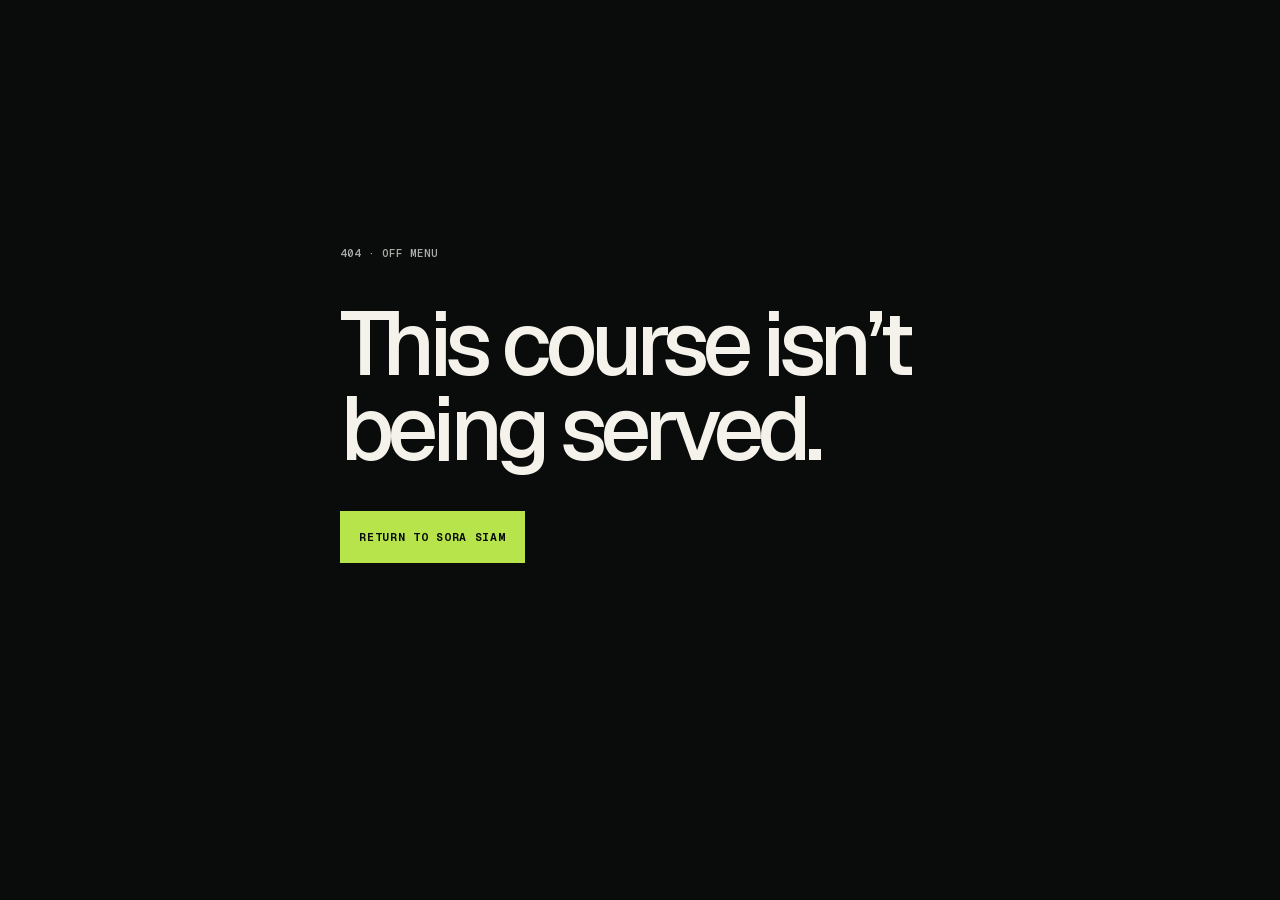
<file: 404/index.html>
<!DOCTYPE html><html lang="en" data-scroll-behavior="smooth" class="geist_deef94d5-module__Sms4YG__variable geist_mono_1bf8cbf6-module__FlyLvG__variable"><head><meta charSet="utf-8"/><meta name="viewport" content="width=device-width, initial-scale=1"/><link rel="stylesheet" href="/_next/static/chunks/0i23px1qf48xs.css" data-precedence="next"/><link rel="preload" as="script" fetchPriority="low" href="/_next/static/chunks/3s6nzrbk-8mnv.js"/><script src="/_next/static/chunks/19mx3mg6lkumu.js" async=""></script><script src="/_next/static/chunks/227kwhsrjlnp4.js" async=""></script><script src="/_next/static/chunks/3tcwyjf3sdyt-.js" async=""></script><script src="/_next/static/chunks/turbopack-193tdqrugw4ny.js" async=""></script><script src="/_next/static/chunks/2ic3ez90hgzfx.js" async="" crossorigin=""></script><meta name="robots" content="noindex"/><meta name="theme-color" content="#0a0c0b"/><meta name="color-scheme" content="dark"/><title>Sora Siam | Thai-Japanese Dining &amp; After Dark in NYC</title><meta name="description" content="Sora Siam is coming soon to 378 3rd Ave in Kips Bay: Thai-Japanese dining upstairs and cocktails, selected live sets and high-fidelity listening downstairs."/><meta name="application-name" content="Sora Siam"/><meta name="author" content="Sora Siam"/><link rel="manifest" href="/manifest.webmanifest"/><meta name="keywords" content="Sora Siam,Thai Japanese restaurant NYC,Thai Japanese restaurant Kips Bay,fresh sashimi NYC,dry-aged fish NYC,dry-aged steak Manhattan,live music restaurant NYC,listening room Kips Bay,cocktail bar Kips Bay,378 3rd Ave restaurant"/><meta name="creator" content="Sora Siam"/><meta name="publisher" content="Sora Siam"/><meta name="robots" content="index, follow"/><meta name="googlebot" content="index, follow, max-video-preview:-1, max-image-preview:large, max-snippet:-1"/><meta name="category" content="restaurant"/><link rel="canonical" href="https://sorasiam.com/"/><meta name="msvalidate.01" content="3A000FE09B4CC087E43770D994781ED5"/><meta name="mobile-web-app-capable" content="yes"/><meta name="apple-mobile-web-app-title" content="Sora Siam"/><meta name="apple-mobile-web-app-status-bar-style" content="black-translucent"/><meta property="og:title" content="Sora Siam | Thai-Japanese Dining &amp; After Dark in NYC"/><meta property="og:description" content="Thai-Japanese dining upstairs. Cocktails, selected live sets and high-fidelity listening downstairs. Coming soon to 378 3rd Ave."/><meta property="og:url" content="https://sorasiam.com/"/><meta property="og:site_name" content="Sora Siam"/><meta property="og:locale" content="en_US"/><meta property="og:image" content="https://sorasiam.com/og-image.jpg"/><meta property="og:image:width" content="1400"/><meta property="og:image:height" content="788"/><meta property="og:image:alt" content="Concept preview of Sora Siam Thai-Japanese dining and SORA After Dark"/><meta property="og:type" content="website"/><meta name="twitter:card" content="summary_large_image"/><meta name="twitter:title" content="Sora Siam | Thai-Japanese Dining &amp; After Dark in NYC"/><meta name="twitter:description" content="Thai-Japanese dining upstairs. Cocktails, selected live sets and high-fidelity listening downstairs. Coming soon to 378 3rd Ave."/><meta name="twitter:image" content="https://sorasiam.com/og-image.jpg"/><link rel="icon" href="/favicon.ico?favicon.2vob68tjqpejf.ico" sizes="256x256" type="image/x-icon"/><link rel="icon" href="/favicon.ico"/><link rel="apple-touch-icon" href="/apple-touch-icon.png"/><meta name="next-size-adjust" content=""/><script src="/_next/static/chunks/0cz1d0mv5g_q7.js" noModule=""></script></head><body><div hidden=""><!--$--><!--/$--></div><a class="skip-link" href="#main-content">Skip to content</a><main id="main-content" class="not-found"><p class="eyebrow">404 · OFF MENU</p><h1>This course isn’t being served.</h1><a class="button button--primary" href="/">Return to Sora Siam</a></main><!--$--><!--/$--><nav class="mobile-action-bar" aria-label="Quick actions"><a href="/#opening-list">Opening list</a><a href="https://www.google.com/maps/dir/?api=1&amp;destination=378+3rd+Ave%2C+New+York%2C+NY+10016" target="_blank" rel="noreferrer">Directions ↗</a></nav><script src="/_next/static/chunks/3s6nzrbk-8mnv.js" id="_R_" async=""></script><script>(self.__next_f=self.__next_f||[]).push([0])</script><script>self.__next_f.push([1,"1:\"$Sreact.fragment\"\n2:I[39756,[\"/_next/static/chunks/2ic3ez90hgzfx.js\"],\"default\"]\n3:I[37457,[\"/_next/static/chunks/2ic3ez90hgzfx.js\"],\"default\"]\n4:I[22016,[\"/_next/static/chunks/2ic3ez90hgzfx.js\"],\"\"]\n5:I[94237,[\"/_next/static/chunks/2ic3ez90hgzfx.js\"],\"AnalyticsLink\"]\n6:I[94523,[\"/_next/static/chunks/2ic3ez90hgzfx.js\"],\"PageAnalytics\"]\n7:I[97367,[\"/_next/static/chunks/2ic3ez90hgzfx.js\"],\"OutletBoundary\"]\n8:\"$Sreact.suspense\"\nb:I[97367,[\"/_next/static/chunks/2ic3ez90hgzfx.js\"],\"ViewportBoundary\"]\nd:I[97367,[\"/_next/static/chunks/2ic3ez90hgzfx.js\"],\"MetadataBoundary\"]\nf:I[68027,[\"/_next/static/chunks/2ic3ez90hgzfx.js\"],\"default\",1]\n:HL[\"/_next/static/chunks/0i23px1qf48xs.css\",\"style\"]\na:X\n0:{\"P\":null,\"c\":[\"\",\"_not-found\",\"\"],\"q\":\"\",\"i\":false,\"f\":[[[\"\",{\"children\":[\"/_not-found\",{\"children\":[\"__PAGE__\",{},\"$undefined\",\"$undefined\",4608]},\"$undefined\",\"$undefined\",4608]},\"$undefined\",\"$undefined\",4624],[[\"$\",\"$1\",\"c\",{\"children\":[[[\"$\",\"link\",\"0\",{\"rel\":\"stylesheet\",\"href\":\"/_next/static/chunks/0i23px1qf48xs.css\",\"precedence\":\"next\",\"crossOrigin\":\"$undefined\",\"nonce\":\"$undefined\"}],[\"$\",\"script\",\"script-0\",{\"src\":\"/_next/static/chunks/2ic3ez90hgzfx.js\",\"async\":true,\"nonce\":\"$undefined\"}]],[\"$\",\"html\",null,{\"lang\":\"en\",\"data-scroll-behavior\":\"smooth\",\"className\":\"geist_deef94d5-module__Sms4YG__variable geist_mono_1bf8cbf6-module__FlyLvG__variable\",\"children\":[\"$\",\"body\",null,{\"children\":[[\"$\",\"a\",null,{\"className\":\"skip-link\",\"href\":\"#main-content\",\"children\":\"Skip to content\"}],[\"$\",\"$L2\",null,{\"parallelRouterKey\":\"children\",\"error\":\"$undefined\",\"errorStyles\":\"$undefined\",\"errorScripts\":\"$undefined\",\"template\":[\"$\",\"$L3\",null,{}],\"templateStyles\":\"$undefined\",\"templateScripts\":\"$undefined\",\"notFound\":[[\"$\",\"main\",null,{\"id\":\"main-content\",\"className\":\"not-found\",\"children\":[[\"$\",\"p\",null,{\"className\":\"eyebrow\",\"children\":\"404 · OFF MENU\"}],[\"$\",\"h1\",null,{\"children\":\"This course isn’t being served.\"}],[\"$\",\"$L4\",null,{\"className\":\"button button--primary\",\"href\":\"/\",\"children\":\"Return to Sora Siam\"}]]}],[]],\"forbidden\":\"$undefined\",\"unauthorized\":\"$undefined\"}],[\"$\",\"nav\",null,{\"className\":\"mobile-action-bar\",\"aria-label\":\"Quick actions\",\"children\":[[\"$\",\"$L5\",null,{\"href\":\"/#opening-list\",\"event\":\"opening_list_view\",\"children\":\"Opening list\"}],[\"$\",\"$L5\",null,{\"href\":\"https://www.google.com/maps/dir/?api=1\u0026destination=378+3rd+Ave%2C+New+York%2C+NY+10016\",\"event\":\"directions_click\",\"external\":true,\"target\":\"_blank\",\"rel\":\"noreferrer\",\"children\":\"Directions ↗\"}]]}],[\"$\",\"$L6\",null,{}]]}]}]]}],{\"children\":[[\"$\",\"$1\",\"c\",{\"children\":[null,[\"$\",\"$L2\",null,{\"parallelRouterKey\":\"children\",\"error\":\"$undefined\",\"errorStyles\":\"$undefined\",\"errorScripts\":\"$undefined\",\"template\":[\"$\",\"$L3\",null,{}],\"templateStyles\":\"$undefined\",\"templateScripts\":\"$undefined\",\"notFound\":\"$undefined\",\"forbidden\":\"$undefined\",\"unauthorized\":\"$undefined\"}]]}],{\"children\":[[\"$\",\"$1\",\"c\",{\"children\":[[\"$\",\"main\",null,{\"id\":\"main-content\",\"className\":\"not-found\",\"children\":[[\"$\",\"p\",null,{\"className\":\"eyebrow\",\"children\":\"404 · OFF MENU\"}],[\"$\",\"h1\",null,{\"children\":\"This course isn’t being served.\"}],[\"$\",\"$L4\",null,{\"className\":\"button button--primary\",\"href\":\"/\",\"children\":\"Return to Sora Siam\"}]]}],null,[\"$\",\"$L7\",null,{\"children\":[\"$\",\"$8\",null,{\"name\":\"Next.MetadataOutlet\",\"children\":\"$@9\"}]}]]}],{},null,false,null]},null,false,\"$a\"]},null,false,null],[\"$\",\"$1\",\"h\",{\"children\":[[\"$\",\"meta\",null,{\"name\":\"robots\",\"content\":\"noindex\"}],[\"$\",\"$Lb\",null,{\"children\":\"$Lc\"}],[\"$\",\"div\",null,{\"hidden\":true,\"children\":[\"$\",\"$Ld\",null,{\"children\":[\"$\",\"$8\",null,{\"name\":\"Next.Metadata\",\"children\":\"$Le\"}]}]}],[\"$\",\"meta\",null,{\"name\":\"next-size-adjust\",\"content\":\"\"}]]}],false]],\"m\":\"$undefined\",\"G\":[\"$f\",[[\"$\",\"link\",\"0\",{\"rel\":\"stylesheet\",\"href\":\"/_next/static/chunks/0i23px1qf48xs.css\",\"precedence\":\"next\",\"crossOrigin\":\"$undefined\",\"nonce\":\"$undefined\"}]]],\"S\":true,\"h\":null,\"r\":\"$undefined\",\"s\":\"$undefined\",\"a\":\"$undefined\",\"l\":\"$undefined\",\"p\":\"$undefined\",\"d\":\"$undefined\",\"b\":\"oTyJbCTBeGeVZ-XpTAPSK\"}\na:C\nc:[[\"$\",\"meta\",\"0\",{\"charSet\":\"utf-8\"}],[\"$\",\"meta\",\"1\",{\"name\":\"viewport\",\"content\":\"width=device-width, initial-scale=1\"}],[\"$\",\"meta\",\"2\",{\"name\":\"theme-color\",\"content\":\"#0a0c0b\"}],[\"$\",\"meta\",\"3\",{\"name\":\"color-scheme\",\"content\":\"dark\"}]]\n10:I[27201,[\"/_next/static/chunks/2ic3ez90hgzfx.js\"],\"IconMark\"]\n9:null\ne:[[\"$\",\"title\",\"0\",{\"children\":\"Sora Siam | Thai-Japanese Dining \u0026 After Dark in NYC\"}],[\"$\",\"meta\",\"1\",{\"name\":\"description\",\"content\":\"Sora Siam is coming soon to 378 3rd Ave in Kips Bay: Thai-Japanese dining upstairs and cocktails, selected live sets and high-fidelity listening downstairs.\"}],[\"$\",\"meta\",\"2\",{\"name\":\"application-name\",\"content\":\"Sora Siam\"}],[\"$\",\"meta\",\"3\",{\"name\":\"author\",\"content\":\"Sora Siam\"}],[\"$\",\"link\",\"4\",{\"rel\":\"manifest\",\"href\":\"/manifest.webmanifest\",\"crossOrigin\":\"$undefined\"}],[\"$\",\"meta\",\"5\",{\"name\":\"keywords\",\"content\":\"Sora Siam,Thai Japanese restaurant NYC,Thai Japanese restaurant Kips Bay,fresh sashimi NYC,dry-aged fish NYC,dry-aged steak Manhattan,live music restaurant NYC,listening room Kips Bay,cocktail bar Kips Bay,378 3rd Ave restaurant\"}],[\"$\",\"meta\",\"6\",{\"name\":\"creator\",\"content\":\"Sora Siam\"}],[\"$\",\"meta\",\"7\",{\"name\":\"publisher\",\"content\":\"Sora Siam\"}],[\"$\",\"meta\",\"8\",{\"name\":\"robots\",\"content\":\"index, follow\"}],[\"$\",\"meta\",\"9\",{\"name\":\"googlebot\",\"content\":\"index, follow, max-video-preview:-1, max-image-preview:large, max-snippet:-1\"}],[\"$\",\"meta\",\"10\",{\"name\":\"category\",\"content\":\"restaurant\"}],[\"$\",\"link\",\"11\",{\"rel\":\"canonical\",\"href\":\"https://sorasiam.com/\"}],[\"$\",\"meta\",\"12\",{\"name\":\"msvalidate.01\",\"content\":\"3A000FE09B4CC087E43770D994781ED5\"}],[\"$\",\"meta\",\"13\",{\"name\":\"mobile-web-app-capable\",\"content\":\"yes\"}],[\"$\",\"meta\",\"14\",{\"name\":\"apple-mobile-web-app-title\",\"content\":\"Sora Siam\"}],[\"$\",\"meta\",\"15\",{\"name\":\"apple-mobile-web-app-status-bar-style\",\"content\":\"black-translucent\"}],[\"$\",\"meta\",\"16\",{\"property\":\"og:title\",\"content\":\"Sora Siam | Thai-Japanese Dining \u0026 After Dark in NYC\"}],[\"$\",\"meta\",\"17\",{\"property\":\"og:description\",\"content\":\"Thai-Japanese dining upstairs. Cocktails, selected live sets and high-fidelity listening downstairs. Coming soon to 378 3rd Ave.\"}],[\"$\",\"meta\",\"18\",{\"property\":\"og:url\",\"content\":\"https://sorasiam.com/\"}],[\"$\",\"meta\",\"19\",{\"property\":\"og:site_name\",\"content\":\"Sora Siam\"}],[\"$\",\"meta\",\"20\",{\"property\":\"og:locale\",\"content\":\"en_US\"}],[\"$\",\"meta\",\"21\",{\"property\":\"og:image\",\"content\":\"https://sorasiam.com/og-image.jpg\"}],[\"$\",\"meta\",\"22\",{\"property\":\"og:image:width\",\"content\":\"1400\"}],[\"$\",\"meta\",\"23\",{\"property\":\"og:image:height\",\"content\":\"788\"}],[\"$\",\"meta\",\"24\",{\"property\":\"og:image:alt\",\"content\":\"Concept preview of Sora Siam Thai-Japanese dining and SORA After Dark\"}],[\"$\",\"meta\",\"25\",{\"property\":\"og:type\",\"content\":\"website\"}],[\"$\",\"meta\",\"26\",{\"name\":\"twitter:card\",\"content\":\"summary_large_image\"}],[\"$\",\"meta\",\"27\",{\"name\":\"twitter:title\",\"content\":\"Sora Siam | Thai-Japanese Dining \u0026 After Dark in NYC\"}],[\"$\",\"meta\",\"28\",{\"name\":\"twitter:description\",\"content\":\"Thai-Japanese dining upstairs. Cocktails, selected live sets and high-fidelity listening downstairs. Coming soon to 378 3rd Ave.\"}],[\"$\",\"meta\",\"29\",{\"name\":\"twitter:image\",\"content\":\"https://sorasiam.com/og-image.jpg\"}],[\"$\",\"link\",\"30\",{\"rel\":\"icon\",\"href\":\"/favicon.ico?favicon.2vob68tjqpejf.ico\",\"sizes\":\"256x256\",\"type\":\"image/x-icon\"}],[\"$\",\"link\",\"31\",{\"rel\":\"icon\",\"href\":\"/favicon.ico\"}],[\"$\",\"link\",\"32\",{\"rel\":\"apple-touch-icon\",\"href\":\"/apple-touch-icon.png\"}],[\"$\",\"$L10\",\"33\",{}]]\n"])</script></body></html>
</file>
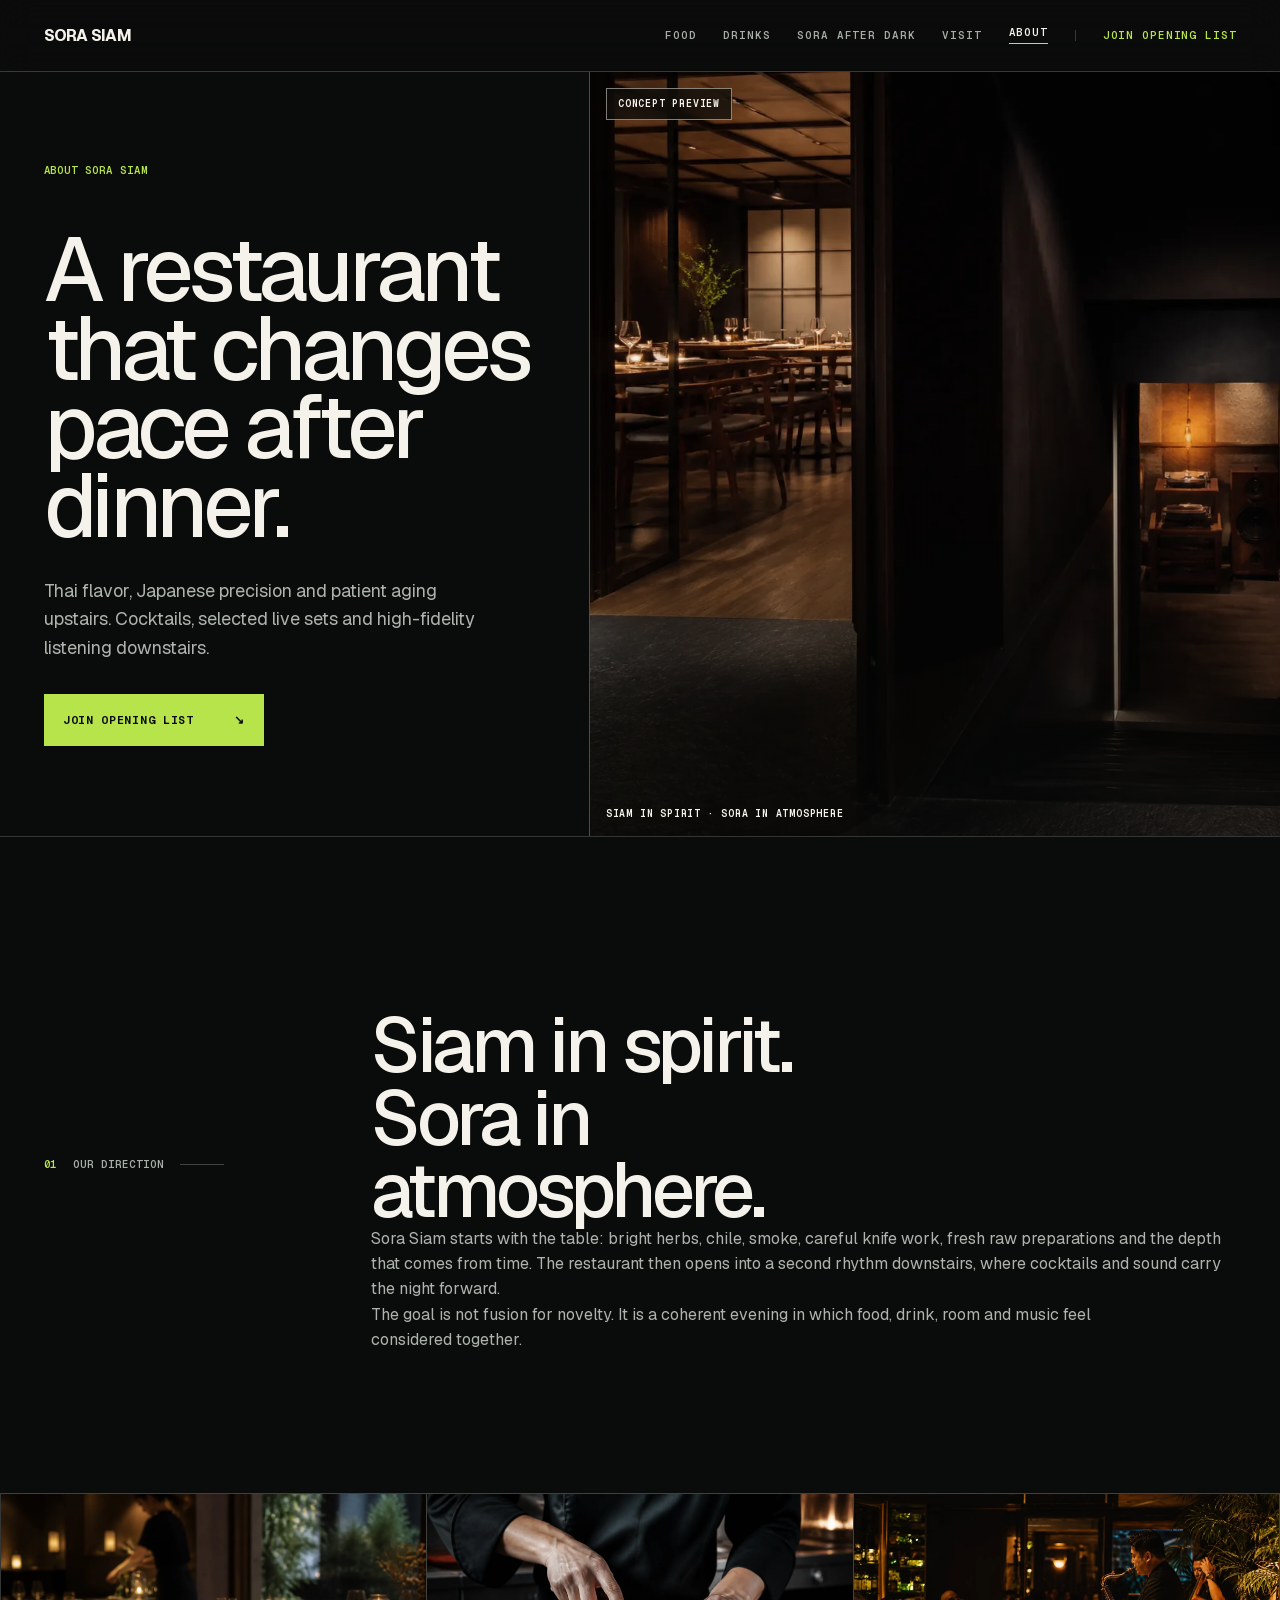
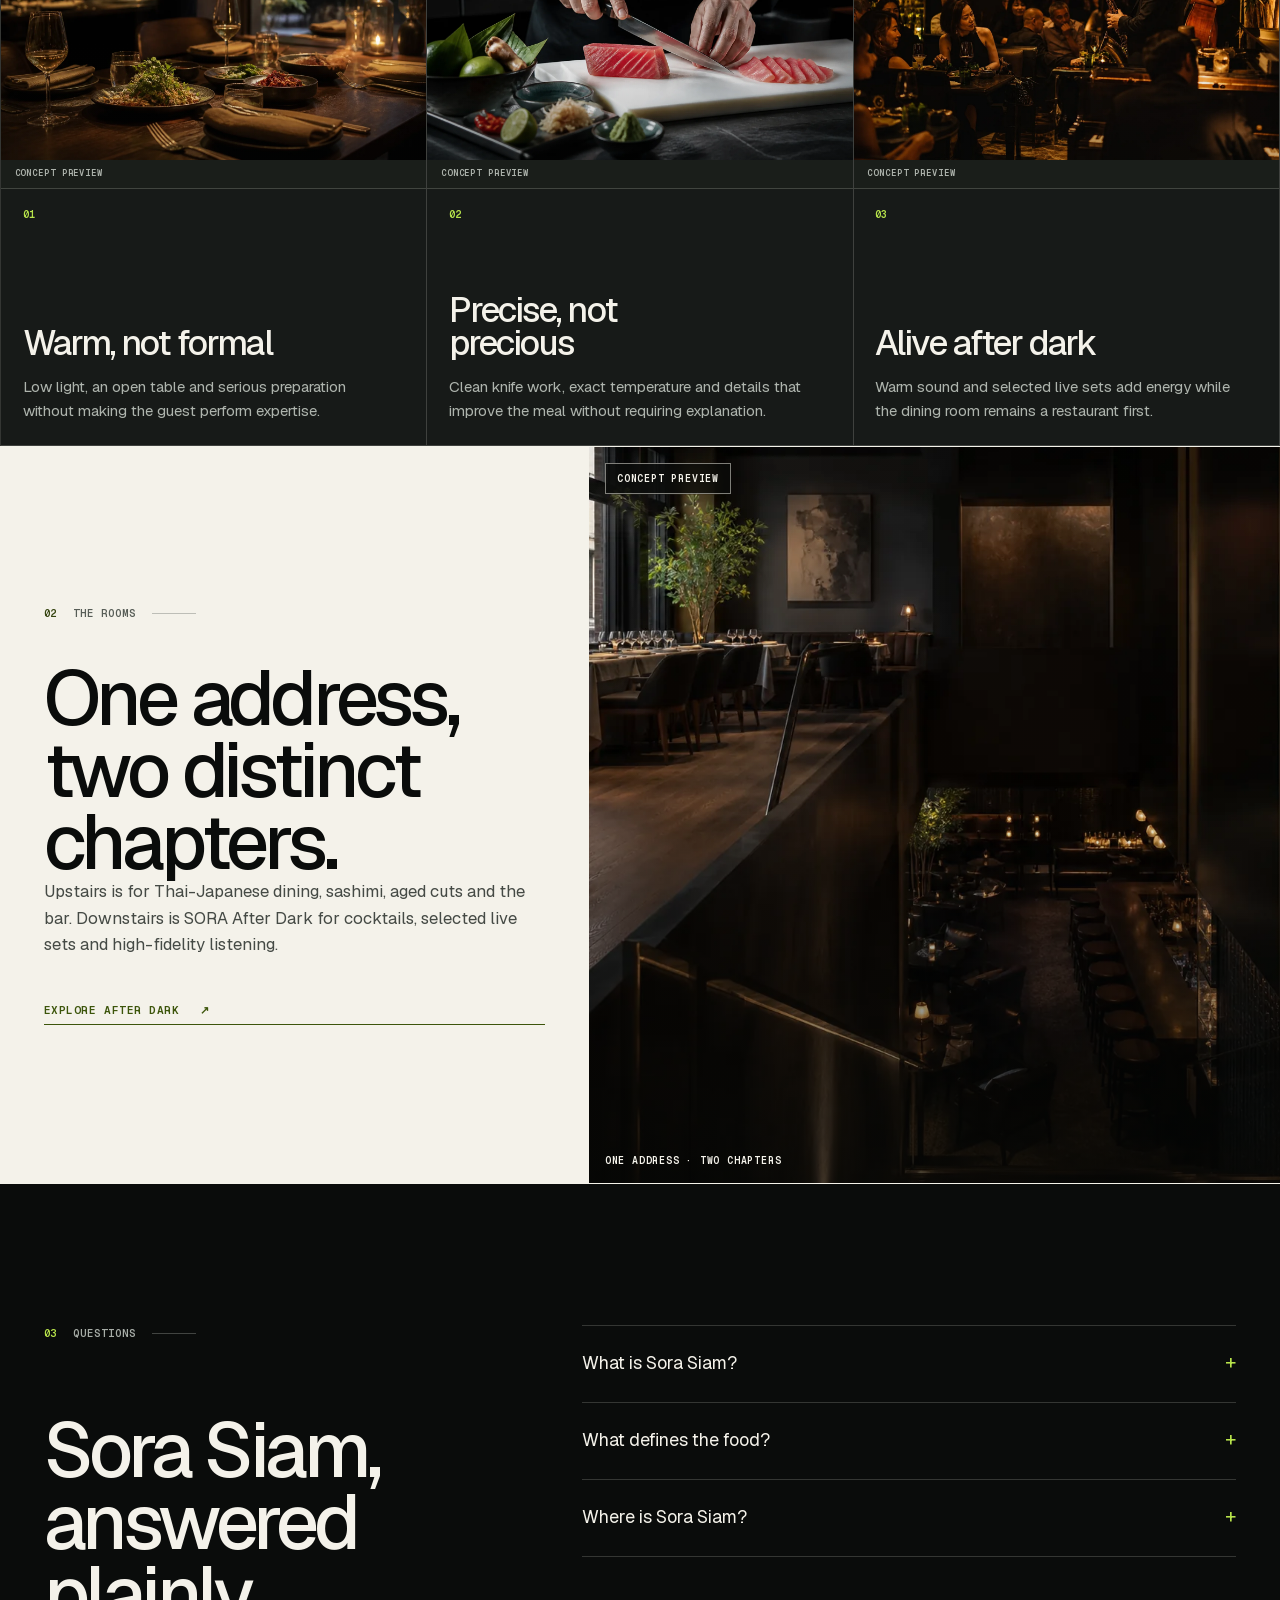
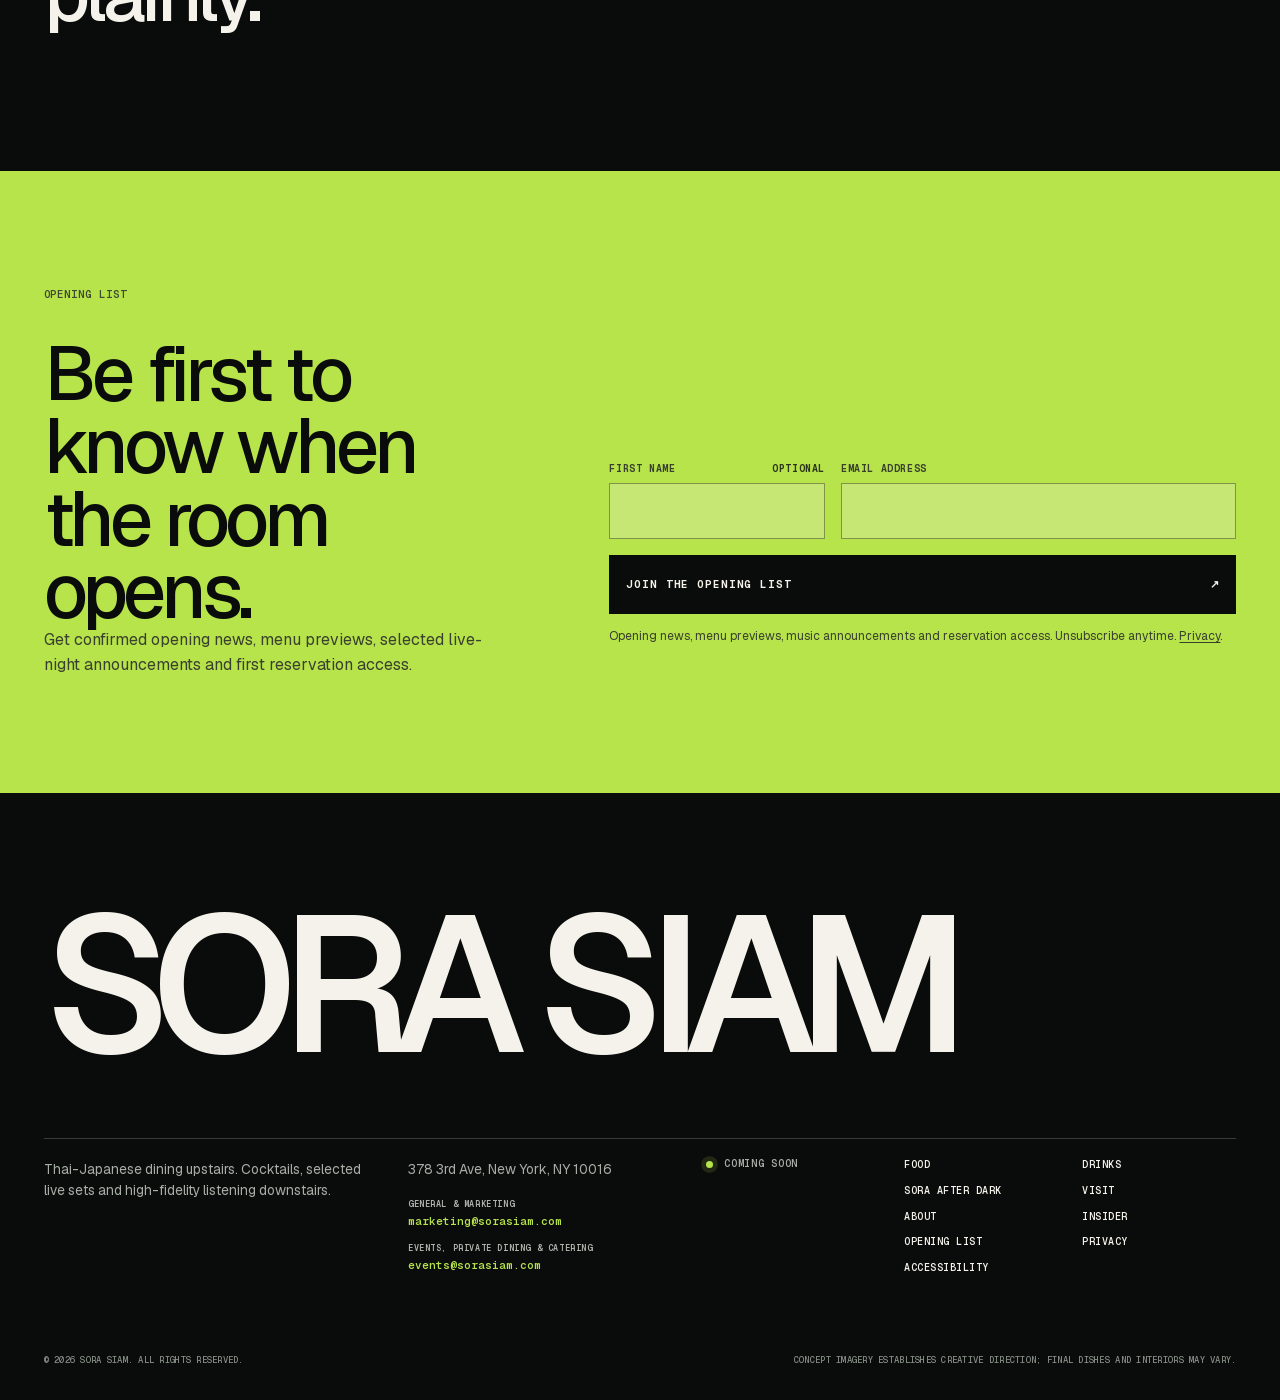
<file: about/index.html>
<!DOCTYPE html><html lang="en" data-scroll-behavior="smooth" class="geist_deef94d5-module__Sms4YG__variable geist_mono_1bf8cbf6-module__FlyLvG__variable"><head><meta charSet="utf-8"/><meta name="viewport" content="width=device-width, initial-scale=1"/><link rel="preload" href="/_next/static/media/797e433ab948586e-s.p.0r6juujl39pe6.woff2" as="font" crossorigin="" type="font/woff2"/><link rel="preload" href="/_next/static/media/caa3a2e1cccd8315-s.p.0wgildi0cnwt9.woff2" as="font" crossorigin="" type="font/woff2"/><link rel="preload" as="image" href="/images/about-hero.webp" fetchPriority="high"/><link rel="stylesheet" href="/_next/static/chunks/0i23px1qf48xs.css" data-precedence="next"/><link rel="preload" as="script" fetchPriority="low" href="/_next/static/chunks/3s6nzrbk-8mnv.js"/><script src="/_next/static/chunks/19mx3mg6lkumu.js" async=""></script><script src="/_next/static/chunks/227kwhsrjlnp4.js" async=""></script><script src="/_next/static/chunks/3tcwyjf3sdyt-.js" async=""></script><script src="/_next/static/chunks/turbopack-193tdqrugw4ny.js" async=""></script><script src="/_next/static/chunks/2ic3ez90hgzfx.js" async="" crossorigin=""></script><script src="/_next/static/chunks/3a2elxt1z644s.js" async="" crossorigin=""></script><meta name="theme-color" content="#0a0c0b"/><meta name="color-scheme" content="dark"/><title>About Sora Siam | Thai-Japanese Dining &amp; Sound | Sora Siam</title><meta name="description" content="The story of Sora Siam: Thai-Japanese dining upstairs and SORA After Dark downstairs at 378 3rd Ave in Kips Bay, Manhattan."/><meta name="application-name" content="Sora Siam"/><meta name="author" content="Sora Siam"/><link rel="manifest" href="/manifest.webmanifest"/><meta name="keywords" content="Sora Siam,Thai Japanese restaurant NYC,Thai Japanese restaurant Kips Bay,fresh sashimi NYC,dry-aged fish NYC,dry-aged steak Manhattan,live music restaurant NYC,listening room Kips Bay,cocktail bar Kips Bay,378 3rd Ave restaurant"/><meta name="creator" content="Sora Siam"/><meta name="publisher" content="Sora Siam"/><meta name="robots" content="index, follow"/><meta name="googlebot" content="index, follow, max-video-preview:-1, max-image-preview:large, max-snippet:-1"/><meta name="category" content="restaurant"/><link rel="canonical" href="https://sorasiam.com/about/"/><meta name="msvalidate.01" content="3A000FE09B4CC087E43770D994781ED5"/><meta name="mobile-web-app-capable" content="yes"/><meta name="apple-mobile-web-app-title" content="Sora Siam"/><meta name="apple-mobile-web-app-status-bar-style" content="black-translucent"/><meta property="og:title" content="About Sora Siam | Thai-Japanese Dining &amp; Sound"/><meta property="og:description" content="A restaurant shaped by Thai flavor, Japanese precision, patient aging and after-dark sound."/><meta property="og:url" content="https://sorasiam.com/about/"/><meta property="og:site_name" content="Sora Siam"/><meta property="og:locale" content="en_US"/><meta property="og:image" content="https://sorasiam.com/images/about-hero.jpg"/><meta property="og:image:width" content="1400"/><meta property="og:image:height" content="788"/><meta property="og:image:alt" content="Concept preview of Sora Siam&#x27;s Thai-Japanese dining and after-dark atmosphere"/><meta property="og:type" content="website"/><meta name="twitter:card" content="summary_large_image"/><meta name="twitter:title" content="About Sora Siam | Thai-Japanese Dining &amp; Sound"/><meta name="twitter:description" content="A restaurant shaped by Thai flavor, Japanese precision, patient aging and after-dark sound."/><meta name="twitter:image" content="https://sorasiam.com/images/about-hero.jpg"/><link rel="icon" href="/favicon.ico?favicon.2vob68tjqpejf.ico" sizes="256x256" type="image/x-icon"/><link rel="icon" href="/favicon.ico"/><link rel="apple-touch-icon" href="/apple-touch-icon.png"/><meta name="next-size-adjust" content=""/><script src="/_next/static/chunks/0cz1d0mv5g_q7.js" noModule=""></script></head><body><div hidden=""><!--$--><!--/$--></div><a class="skip-link" href="#main-content">Skip to content</a><header class="site-header"><a class="wordmark" aria-label="Sora Siam home" href="/">SORA SIAM</a><nav id="primary-navigation" class="main-nav " aria-label="Primary"><a href="/food/">Food</a><a href="/drinks/">Drinks</a><a href="/music/">SORA After Dark</a><a href="/location/">Visit</a><a aria-current="page" href="/about/">About</a><a class="nav-cta" href="/#opening-list">Join Opening List</a></nav><button class="menu-toggle" type="button" aria-label="Open navigation" aria-expanded="false" aria-controls="primary-navigation"><span aria-hidden="true"></span><span aria-hidden="true"></span></button></header><main id="main-content" class="v2-page v2-editorial"><section class="v2-editorial-hero" aria-labelledby="about-title"><div><p class="eyebrow">ABOUT SORA SIAM</p><h1 id="about-title">A restaurant that changes pace after dinner.</h1><p>Thai flavor, Japanese precision and patient aging upstairs. Cocktails, selected live sets and high-fidelity listening downstairs.</p><a class="button button--primary" href="/#opening-list">Join opening list <span aria-hidden="true">↘</span></a></div><figure class="concept-image"><img alt="Concept preview of an upstairs dining room opening onto stairs to a darker listening room" fetchPriority="high" loading="eager" decoding="async" data-nimg="fill" style="position:absolute;height:100%;width:100%;left:0;top:0;right:0;bottom:0;object-position:50% 50%;color:transparent" src="/images/about-hero.webp"/><span class="concept-badge">Concept preview</span><figcaption>Siam in spirit · Sora in atmosphere</figcaption></figure></section><section class="v2-story v2-shell" aria-labelledby="story-title"><p class="section-mark"><span>01</span> Our direction</p><div><h2 id="story-title">Siam in spirit. Sora in atmosphere.</h2><p>Sora Siam starts with the table: bright herbs, chile, smoke, careful knife work, fresh raw preparations and the depth that comes from time. The restaurant then opens into a second rhythm downstairs, where cocktails and sound carry the night forward.</p><p>The goal is not fusion for novelty. It is a coherent evening in which food, drink, room and music feel considered together.</p></div></section><section class="v2-values"><article class="v2-sensory-card"><figure class="v2-sensory-media"><div class="v2-sensory-frame"><img alt="Concept preview of a warm open dinner table in low light" loading="lazy" decoding="async" data-nimg="fill" style="position:absolute;height:100%;width:100%;left:0;top:0;right:0;bottom:0;object-position:50% 50%;color:transparent" src="/images/about-warm-table.webp"/></div><figcaption>Concept preview</figcaption></figure><div class="v2-sensory-copy"><div class="v2-sensory-meta"><span>01</span></div><h2>Warm, not formal</h2><p>Low light, an open table and serious preparation without making the guest perform expertise.</p></div></article><article class="v2-sensory-card"><figure class="v2-sensory-media"><div class="v2-sensory-frame"><img alt="Concept preview of precise sashimi knife work with Thai aromatics" loading="lazy" decoding="async" data-nimg="fill" style="position:absolute;height:100%;width:100%;left:0;top:0;right:0;bottom:0;object-position:50% 50%;color:transparent" src="/images/about-precision.webp"/></div><figcaption>Concept preview</figcaption></figure><div class="v2-sensory-copy"><div class="v2-sensory-meta"><span>02</span></div><h2>Precise, not precious</h2><p>Clean knife work, exact temperature and details that improve the meal without requiring explanation.</p></div></article><article class="v2-sensory-card"><figure class="v2-sensory-media"><div class="v2-sensory-frame"><img alt="Concept preview of guests experiencing a selected live set downstairs" loading="lazy" decoding="async" data-nimg="fill" style="position:absolute;height:100%;width:100%;left:0;top:0;right:0;bottom:0;object-position:50% 50%;color:transparent" src="/images/about-live.webp"/></div><figcaption>Concept preview</figcaption></figure><div class="v2-sensory-copy"><div class="v2-sensory-meta"><span>03</span></div><h2>Alive after dark</h2><p>Warm sound and selected live sets add energy while the dining room remains a restaurant first.</p></div></article></section><section class="v2-feature-split v2-feature-split--sound" aria-labelledby="about-rooms-title"><div><p class="section-mark"><span>02</span> The rooms</p><h2 id="about-rooms-title">One address, two distinct chapters.</h2><p>Upstairs is for Thai-Japanese dining, sashimi, aged cuts and the bar. Downstairs is SORA After Dark for cocktails, selected live sets and high-fidelity listening.</p><a class="section-link section-link--dark" href="/music/">Explore After Dark <span aria-hidden="true">↗</span></a></div><figure class="concept-image"><img alt="Concept preview of a dining room upstairs and a cocktail listening lounge downstairs" loading="lazy" decoding="async" data-nimg="fill" style="position:absolute;height:100%;width:100%;left:0;top:0;right:0;bottom:0;object-position:50% 50%;color:transparent" src="/images/about-two-rooms.webp"/><span class="concept-badge">Concept preview</span><figcaption>One address · two chapters</figcaption></figure></section><section class="v2-faq v2-shell" aria-labelledby="about-faq-title"><div class="v2-section-heading"><p class="section-mark"><span>03</span> Questions</p><h2 id="about-faq-title">Sora Siam, answered plainly.</h2></div><div class="v2-faq-list"><details><summary>What is Sora Siam?<span aria-hidden="true">+</span></summary><p>Sora Siam is a forthcoming Thai-Japanese restaurant with an upstairs dining room and a downstairs After Dark room in Kips Bay.</p></details><details><summary>What defines the food?<span aria-hidden="true">+</span></summary><p>Thai signatures, Japanese technique, fresh sashimi, dry-aged fish and steak form the confirmed direction. The final menu is still in development.</p></details><details><summary>Where is Sora Siam?<span aria-hidden="true">+</span></summary><p>Sora Siam is coming to 378 3rd Ave, New York, NY 10016.</p></details></div></section><section class="opening-list-section" id="opening-list" aria-labelledby="opening-list-title"><div class="opening-list-intro"><p class="eyebrow">OPENING LIST</p><h2 id="opening-list-title">Be first to know when the room opens.</h2><p>Get confirmed opening news, menu previews, selected live-night announcements and first reservation access.</p></div><form class="opening-list-form"><div class="opening-list-fields"><label><span>First name <small>optional</small></span><input type="text" autoComplete="given-name" maxLength="80" name="firstName"/></label><label class="opening-list-email"><span>Email address</span><input type="email" autoComplete="email" inputMode="email" maxLength="254" required="" name="email"/></label><label class="form-honeypot" hidden="">Website<input type="text" tabindex="-1" autoComplete="off" name="website"/></label><button type="submit">Join the opening list<span aria-hidden="true">↗</span></button></div><p class="opening-list-consent">Opening news, menu previews, music announcements and reservation access. Unsubscribe anytime. <a href="/privacy/">Privacy</a>.</p><p class="opening-list-message" role="status" aria-live="polite"></p></form></section></main><footer class="site-footer"><div class="footer-wordmark" aria-label="Sora Siam">SORA SIAM</div><div class="footer-grid"><p>Thai-Japanese dining upstairs. Cocktails, selected live sets and high-fidelity listening downstairs.</p><div class="footer-contact"><address>378 3rd Ave, New York, NY 10016</address><ul class="footer-email-list" aria-label="Sora Siam contact emails"><li><span>General &amp; marketing</span><a href="mailto:marketing@sorasiam.com">marketing@sorasiam.com</a></li><li><span>Events, private dining &amp; catering</span><a href="mailto:events@sorasiam.com">events@sorasiam.com</a></li></ul></div><p class="footer-status"><span></span> Coming soon</p><nav aria-label="Footer"><a href="/food/">Food</a><a href="/drinks/">Drinks</a><a href="/music/">SORA After Dark</a><a href="/location/">Visit</a><a href="/about/">About</a><a href="/insider/">Insider</a><a href="/#opening-list">Opening list</a><a href="/privacy/">Privacy</a><a href="/accessibility/">Accessibility</a></nav></div><div class="footer-legal"><p>© 2026 Sora Siam. All rights reserved.</p><p>Concept imagery establishes creative direction; final dishes and interiors may vary.</p></div></footer><script type="application/ld+json">{"@context":"https://schema.org","@graph":[{"@type":"Restaurant","@id":"https://sorasiam.com/#restaurant","name":"Sora Siam","url":"https://sorasiam.com","logo":{"@type":"ImageObject","url":"https://sorasiam.com/logo.png","width":256,"height":256},"slogan":"Thai heat. Japanese precision. Live sound.","disambiguatingDescription":"Forthcoming Thai-Japanese restaurant and listening room at 378 3rd Ave in Kips Bay, Manhattan.","description":"A forthcoming Thai-Japanese restaurant in Kips Bay with dining upstairs and cocktails, selected live sets and high-fidelity listening downstairs.","email":"marketing@sorasiam.com","contactPoint":[{"@type":"ContactPoint","contactType":"general inquiries and marketing","email":"marketing@sorasiam.com","availableLanguage":["English"]},{"@type":"ContactPoint","contactType":"events, private dining and catering","email":"events@sorasiam.com","availableLanguage":["English"]}],"mainEntityOfPage":{"@id":"https://sorasiam.com/#webpage"},"image":["https://sorasiam.com/restaurant-1x1.jpg","https://sorasiam.com/restaurant-4x3.jpg","https://sorasiam.com/images/hero.webp","https://sorasiam.com/images/thai-signature.webp","https://sorasiam.com/images/sashimi.webp","https://sorasiam.com/images/sound-room.webp"],"servesCuisine":["Thai","Japanese","Asian","Thai-Japanese fusion"],"hasMap":"https://www.google.com/maps/dir/?api=1&destination=378+3rd+Ave%2C+New+York%2C+NY+10016","address":{"@type":"PostalAddress","streetAddress":"378 3rd Ave","addressLocality":"New York","addressRegion":"NY","postalCode":"10016","addressCountry":"US"},"geo":{"@type":"GeoCoordinates","latitude":40.741663,"longitude":-73.981539},"containedInPlace":{"@type":"Place","name":"Kips Bay, Manhattan, New York City"},"additionalProperty":{"@type":"PropertyValue","name":"Opening status","value":"Coming soon; not open yet"},"amenityFeature":[{"@type":"LocationFeatureSpecification","name":"Live music on selected nights","value":true},{"@type":"LocationFeatureSpecification","name":"High-fidelity music listening","value":true}],"containsPlace":[{"@type":"Place","name":"Sora Siam Upstairs Dining Room","description":"Thai-Japanese dining, sashimi, aged cuts and bar service."},{"@type":"Place","name":"SORA After Dark","description":"Downstairs cocktails, selected live sets and high-fidelity listening."}]},{"@type":"WebSite","@id":"https://sorasiam.com/#website","url":"https://sorasiam.com","name":"Sora Siam","description":"Official site for Sora Siam Thai-Japanese dining and SORA After Dark in Kips Bay, Manhattan.","publisher":{"@id":"https://sorasiam.com/#restaurant"},"inLanguage":"en-US"},{"@type":"AboutPage","@id":"https://sorasiam.com/about/#webpage","url":"https://sorasiam.com/about/","name":"About Sora Siam | Thai-Japanese Dining & Sound","description":"The story and confirmed concept behind Sora Siam in Kips Bay, Manhattan.","isPartOf":{"@id":"https://sorasiam.com/#website"},"about":{"@id":"https://sorasiam.com/#restaurant"},"mainEntity":{"@id":"https://sorasiam.com/#restaurant"},"publisher":{"@id":"https://sorasiam.com/#restaurant"},"breadcrumb":{"@id":"https://sorasiam.com/about/#breadcrumb"},"primaryImageOfPage":{"@type":"ImageObject","url":"https://sorasiam.com/images/about-hero.webp"},"dateModified":"2026-09-02","inLanguage":"en-US"},{"@type":"BreadcrumbList","@id":"https://sorasiam.com/about/#breadcrumb","itemListElement":[{"@type":"ListItem","position":1,"name":"Sora Siam","item":"https://sorasiam.com/"},{"@type":"ListItem","position":2,"name":"About","item":"https://sorasiam.com/about/"}]},{"@type":"FAQPage","mainEntity":[{"@type":"Question","name":"What is Sora Siam?","acceptedAnswer":{"@type":"Answer","text":"Sora Siam is a forthcoming Thai-Japanese restaurant with an upstairs dining room and a downstairs After Dark room in Kips Bay."}},{"@type":"Question","name":"What defines the food?","acceptedAnswer":{"@type":"Answer","text":"Thai signatures, Japanese technique, fresh sashimi, dry-aged fish and steak form the confirmed direction. The final menu is still in development."}},{"@type":"Question","name":"Where is Sora Siam?","acceptedAnswer":{"@type":"Answer","text":"Sora Siam is coming to 378 3rd Ave, New York, NY 10016."}}]}]}</script><!--$--><!--/$--><nav class="mobile-action-bar" aria-label="Quick actions"><a href="/#opening-list">Opening list</a><a href="https://www.google.com/maps/dir/?api=1&amp;destination=378+3rd+Ave%2C+New+York%2C+NY+10016" target="_blank" rel="noreferrer">Directions ↗</a></nav><script src="/_next/static/chunks/3s6nzrbk-8mnv.js" id="_R_" async=""></script><script>(self.__next_f=self.__next_f||[]).push([0])</script><script>self.__next_f.push([1,"1:\"$Sreact.fragment\"\n2:I[39756,[\"/_next/static/chunks/2ic3ez90hgzfx.js\"],\"default\"]\n3:I[37457,[\"/_next/static/chunks/2ic3ez90hgzfx.js\"],\"default\"]\n4:I[22016,[\"/_next/static/chunks/2ic3ez90hgzfx.js\",\"/_next/static/chunks/3a2elxt1z644s.js\"],\"\"]\n5:I[94237,[\"/_next/static/chunks/2ic3ez90hgzfx.js\"],\"AnalyticsLink\"]\n6:I[94523,[\"/_next/static/chunks/2ic3ez90hgzfx.js\"],\"PageAnalytics\"]\n7:I[93963,[\"/_next/static/chunks/2ic3ez90hgzfx.js\",\"/_next/static/chunks/3a2elxt1z644s.js\"],\"Header\"]\n8:I[5500,[\"/_next/static/chunks/2ic3ez90hgzfx.js\",\"/_next/static/chunks/3a2elxt1z644s.js\"],\"Image\"]\n17:I[68027,[\"/_next/static/chunks/2ic3ez90hgzfx.js\"],\"default\",1]\n:HL[\"/_next/static/chunks/0i23px1qf48xs.css\",\"style\"]\n:HL[\"/_next/static/media/797e433ab948586e-s.p.0r6juujl39pe6.woff2\",\"font\",{\"crossOrigin\":\"\",\"type\":\"font/woff2\"}]\n:HL[\"/_next/static/media/caa3a2e1cccd8315-s.p.0wgildi0cnwt9.woff2\",\"font\",{\"crossOrigin\":\"\",\"type\":\"font/woff2\"}]\n15:X\n0:{\"P\":null,\"c\":[\"\",\"about\",\"\"],\"q\":\"\",\"i\":false,\"f\":[[[\"\",{\"children\":[\"about\",{\"children\":[\"__PAGE__\",{},\"$undefined\",\"$undefined\",4608]},\"$undefined\",\"$undefined\",4608]},\"$undefined\",\"$undefined\",4624],[[\"$\",\"$1\",\"c\",{\"children\":[[[\"$\",\"link\",\"0\",{\"rel\":\"stylesheet\",\"href\":\"/_next/static/chunks/0i23px1qf48xs.css\",\"precedence\":\"next\",\"crossOrigin\":\"$undefined\",\"nonce\":\"$undefined\"}],[\"$\",\"script\",\"script-0\",{\"src\":\"/_next/static/chunks/2ic3ez90hgzfx.js\",\"async\":true,\"nonce\":\"$undefined\"}]],[\"$\",\"html\",null,{\"lang\":\"en\",\"data-scroll-behavior\":\"smooth\",\"className\":\"geist_deef94d5-module__Sms4YG__variable geist_mono_1bf8cbf6-module__FlyLvG__variable\",\"children\":[\"$\",\"body\",null,{\"children\":[[\"$\",\"a\",null,{\"className\":\"skip-link\",\"href\":\"#main-content\",\"children\":\"Skip to content\"}],[\"$\",\"$L2\",null,{\"parallelRouterKey\":\"children\",\"error\":\"$undefined\",\"errorStyles\":\"$undefined\",\"errorScripts\":\"$undefined\",\"template\":[\"$\",\"$L3\",null,{}],\"templateStyles\":\"$undefined\",\"templateScripts\":\"$undefined\",\"notFound\":[[\"$\",\"main\",null,{\"id\":\"main-content\",\"className\":\"not-found\",\"children\":[[\"$\",\"p\",null,{\"className\":\"eyebrow\",\"children\":\"404 · OFF MENU\"}],[\"$\",\"h1\",null,{\"children\":\"This course isn’t being served.\"}],[\"$\",\"$L4\",null,{\"className\":\"button button--primary\",\"href\":\"/\",\"children\":\"Return to Sora Siam\"}]]}],[]],\"forbidden\":\"$undefined\",\"unauthorized\":\"$undefined\"}],[\"$\",\"nav\",null,{\"className\":\"mobile-action-bar\",\"aria-label\":\"Quick actions\",\"children\":[[\"$\",\"$L5\",null,{\"href\":\"/#opening-list\",\"event\":\"opening_list_view\",\"children\":\"Opening list\"}],[\"$\",\"$L5\",null,{\"href\":\"https://www.google.com/maps/dir/?api=1\u0026destination=378+3rd+Ave%2C+New+York%2C+NY+10016\",\"event\":\"directions_click\",\"external\":true,\"target\":\"_blank\",\"rel\":\"noreferrer\",\"children\":\"Directions ↗\"}]]}],[\"$\",\"$L6\",null,{}]]}]}]]}],{\"children\":[[\"$\",\"$1\",\"c\",{\"children\":[null,[\"$\",\"$L2\",null,{\"parallelRouterKey\":\"children\",\"error\":\"$undefined\",\"errorStyles\":\"$undefined\",\"errorScripts\":\"$undefined\",\"template\":[\"$\",\"$L3\",null,{}],\"templateStyles\":\"$undefined\",\"templateScripts\":\"$undefined\",\"notFound\":\"$undefined\",\"forbidden\":\"$undefined\",\"unauthorized\":\"$undefined\"}]]}],{\"children\":[[\"$\",\"$1\",\"c\",{\"children\":[[[\"$\",\"$L7\",null,{}],[\"$\",\"main\",null,{\"id\":\"main-content\",\"className\":\"v2-page v2-editorial\",\"children\":[[\"$\",\"section\",null,{\"className\":\"v2-editorial-hero\",\"aria-labelledby\":\"about-title\",\"children\":[[\"$\",\"div\",null,{\"children\":[[\"$\",\"p\",null,{\"className\":\"eyebrow\",\"children\":\"ABOUT SORA SIAM\"}],[\"$\",\"h1\",null,{\"id\":\"about-title\",\"children\":\"A restaurant that changes pace after dinner.\"}],[\"$\",\"p\",null,{\"children\":\"Thai flavor, Japanese precision and patient aging upstairs. Cocktails, selected live sets and high-fidelity listening downstairs.\"}],[\"$\",\"$L4\",null,{\"className\":\"button button--primary\",\"href\":\"/#opening-list\",\"children\":[\"Join opening list \",[\"$\",\"span\",null,{\"aria-hidden\":\"true\",\"children\":\"↘\"}]]}]]}],[\"$\",\"figure\",null,{\"className\":\"concept-image\",\"children\":[[\"$\",\"$L8\",null,{\"src\":\"/images/about-hero.webp\",\"alt\":\"Concept preview of an upstairs dining room opening onto stairs to a darker listening room\",\"fill\":true,\"fetchPriority\":\"high\",\"loading\":\"eager\",\"sizes\":\"(max-width: 860px) 100vw, 54vw\",\"style\":{\"objectPosition\":\"50% 50%\"}}],[\"$\",\"span\",null,{\"className\":\"concept-badge\",\"children\":\"Concept preview\"}],[\"$\",\"figcaption\",null,{\"children\":\"Siam in spirit · Sora in atmosphere\"}]]}]]}],[\"$\",\"section\",null,{\"className\":\"v2-story v2-shell\",\"aria-labelledby\":\"story-title\",\"children\":[[\"$\",\"p\",null,{\"className\":\"section-mark\",\"children\":[[\"$\",\"span\",null,{\"children\":\"01\"}],\" Our direction\"]}],[\"$\",\"div\",null,{\"children\":[[\"$\",\"h2\",null,{\"id\":\"story-title\",\"children\":\"Siam in spirit. Sora in atmosphere.\"}],[\"$\",\"p\",null,{\"children\":\"Sora Siam starts with the table: bright herbs, chile, smoke, careful knife work, fresh raw preparations and the depth that comes from time. The restaurant then opens into a second rhythm downstairs, where cocktails and sound carry the night forward.\"}],[\"$\",\"p\",null,{\"children\":\"The goal is not fusion for novelty. It is a coherent evening in which food, drink, room and music feel considered together.\"}]]}]]}],[\"$\",\"section\",null,{\"className\":\"v2-values\",\"children\":[[\"$\",\"article\",null,{\"className\":\"v2-sensory-card\",\"children\":[[\"$\",\"figure\",null,{\"className\":\"v2-sensory-media\",\"children\":[[\"$\",\"div\",null,{\"className\":\"v2-sensory-frame\",\"children\":[\"$\",\"$L8\",null,{\"src\":\"/images/about-warm-table.webp\",\"alt\":\"Concept preview of a warm open dinner table in low light\",\"fill\":true,\"loading\":\"lazy\",\"sizes\":\"(max-width: 608px) 100vw, (max-width: 860px) 50vw, 33vw\",\"style\":{\"objectPosition\":\"50% 50%\"}}]}],[\"$\",\"figcaption\",null,{\"children\":\"Concept preview\"}]]}],[\"$\",\"div\",null,{\"className\":\"v2-sensory-copy\",\"children\":[\"$L9\",\"$La\",\"$Lb\"]}]]}],\"$Lc\",\"$Ld\"]}],\"$Le\",\"$Lf\",\"$L10\"]}],\"$L11\",\"$L12\"],[\"$L13\"],\"$L14\"]}],{},null,false,null]},null,false,\"$15\"]},null,false,null],\"$L16\",false]],\"m\":\"$undefined\",\"G\":[\"$17\",[\"$L18\"]],\"S\":true,\"h\":null,\"r\":\"$undefined\",\"s\":\"$undefined\",\"a\":\"$undefined\",\"l\":\"$undefined\",\"p\":\"$undefined\",\"d\":\"$undefined\",\"b\":\"oTyJbCTBeGeVZ-XpTAPSK\"}\n19:I[17656,[\"/_next/static/chunks/2ic3ez90hgzfx.js\",\"/_next/static/chunks/3a2elxt1z644s.js\"],\"WaitlistForm\"]\n1b:I[97367,[\"/_next/static/chunks/2ic3ez90hgzfx.js\"],\"OutletBoundary\"]\n1c:\"$Sreact.suspense\"\n1e:I[97367,[\"/_next/static/chunks/2ic3ez90hgzfx.js\"],\"ViewportBoundary\"]\n20:I[97367,[\"/_next/static/chunks/2ic3ez90hgzfx.js\"],\"MetadataBoundary\"]\n9:[\"$\",\"div\",null,{\"className\":\"v2-sensory-meta\",\"children\":[[\"$\",\"span\",null,{\"children\":\"01\"}],\"$undefined\"]}]\na:[\"$\",\"h2\",null,{\"children\":\"Warm, not formal\"}]\nb:[\"$\",\"p\",null,{\"children\":\"Low light, an open table and serious preparation without making the guest perform expertise.\"}]\nc:[\"$\",\"article\",null,{\"className\":\"v2-sensory-card\",\"children\":[[\"$\",\"figure\",null,{\"className\":\"v2-sensory-media\",\"children\":[[\"$\",\"div\",null,{\"className\":\"v2-sensory-frame\",\"children\":[\"$\",\"$L8\",null,{\"src\":\"/images/about-precision.webp\",\"alt\":\"Concept preview of precise sashimi knife work with Thai aromatics\",\"fill\":true,\"loading\":\"lazy\",\"sizes\":\"(max-width: 608px) 100vw, (max-width: 860px) 50vw, 33vw\",\"style\":{\"objectPosition\":\"50% 50%\"}}]}],[\"$\",\"figcaption\",null,{\"children\":\"Concept preview\"}]]}],[\"$\",\"div\",null,{\"className\":\"v2-sensory-copy\",\"children\":[[\"$\",\"div\",null,{\"className\":\"v2-sensory-meta\",\"children\":[[\"$\",\"span\",null,{\"children\":\"02\"}],\"$undefined\"]}],[\"$\",\"h2\",null,{\"children\":\"Precise, not precious\"}],[\"$\",\"p\",null,{\"children\":\"Clean knife work, exact temperature and details that improve the meal without requiring explanation.\"}]]}]]}]\nd:[\"$\",\"article\",null,{\"className\":\"v2-sensory-card\",\"children\":[[\"$\",\"figure\",null,{\"className\":\"v2-sensory-media\",\"children\":[[\"$\",\"div\",null,{\"className\":\"v2-sensory-frame\",\"children\":[\"$\",\"$L8\",null,{\"src\":\"/images/about-live.webp\",\"alt\":\"Concept preview of guests experiencing a selected live set downstairs\",\"fill\":true,\"loading\":\"lazy\",\"sizes\":\"(max-width: 608px) 100vw, (max-width: 860px) 50vw, 33vw\",\"style\":{\"objectPosition\":\"50% 50%\"}}]}],[\"$\",\"figcaption\",null,{\"children\":\"Concept preview\"}]]}],[\"$\",\"div\",null,{\"className\":\"v2-sensory-copy\",\"children\":[[\"$\",\"div\",null,{\"className\":\"v2-sensory-meta\",\"children\":[[\"$\",\"span\",null,{\"children\":\"03\"}],\"$undefined\"]}],[\"$\",\"h2\",null,{\"children\":\"Alive after dark\"}],[\"$\",\"p\",null,{\"children\":\"Warm sound and selected live sets add energy while the dining room remains a restaurant first.\"}]]}]]}]\ne:[\"$\",\"section\",null,{\"className\":\"v2-feature-split v2-feature-split--sound\",\"aria-labelledby\":\"about-rooms-title\",\"children\":[[\"$\",\"div\",null,{\"children\":[[\"$\",\"p\",null,{\"className\":\"section-mark\",\"children\":[[\"$\",\"span\",null,{\"children\":\"02\"}],\" The rooms\"]}],[\"$\",\"h2\",null,{\"id\":\"about-rooms-title\",\"children\":\"One address, two distinct chapters.\"}],[\"$\",\"p\",null,{\"children\":\"Upstairs is for Thai-Japanese dining, sashimi, aged cuts and the bar. Downstairs is SORA After Dark for cocktails, selected live sets and high-fidelity listening.\"}],[\"$\",\"$L4\",null,{\"className\":\"section-link section-link--dark\",\"href\":\"/music/\",\"children\":[\"Explore After Dark \",[\"$\",\"span\",null,{\"aria-hidden\":\"true\",\"children\":\"↗\"}]]}]]}],[\"$\",\"figure\",null,{\"className\":\"concept-image\",\"children\":[[\"$\",\"$L8\",null,{\"src\":\"/images/about-two-rooms.webp\",\"alt\":\"Concept preview of a dining room upstairs and a cocktail listening lounge downstairs\",\"fill\":true,\"fetchPriority\":\"$undefined\",\"loading\":\"lazy\",\"sizes\":\"(max-width: 860px) 100vw, 54vw\",\"style\":{\"objectPosition\":\"50% 50%\"}}],[\"$\",\"span\",null,{\"className\":\"concept-badge\",\"children\":\"Concept preview\"}],[\"$\",\"figcaption\",null,{\"children\":\"One address · two chapters\"}]]}]]}]\nf:[\"$\",\"section\",null,{\"className\":\"v2-faq v2-shell\",\"aria-labelledby\":\"about-faq-title\",\"children\":[[\"$\",\"div\",null,{\"className\":\"v2-section-heading\",\"children\":[[\"$\",\"p\",null,{\"className\":\"section-mark\",\"children\":[[\"$\",\"span\",null,{\"children\":\"03\"}],\" Questions\"]}],[\"$\",\"h2\",null,{\"id\":\"about-faq-title\",\"children\":\"Sora Siam, answered plainly.\"}]]}],[\"$\",\"div\",null,{\"className\":\"v2-faq-list\",\"children\":[[\"$\",\"details\",\"What is Sora Siam?\",{\"children\":[[\"$\",\"summary\",null,{\"children\":[\"What is Sora Siam?\",[\"$\",\"span\",null,{\"aria-hidden\":\"true\",\"children\":\"+\"}]]}],[\"$\",\"p\",null,{\"children\":\"Sora Siam is a forthcoming Thai-Japanese restaurant with an upstairs dining room and a downstairs After Dark room in Kips Bay.\"}]]}],[\"$\",\"details\",\"What defines the food?\",{\"children\":[[\"$\",\"summary\",null,{\"children\":[\"What defines the food?\",[\"$\",\"span\",null,{\"aria-hidden\":\"true\",\"children\":\"+\"}]]}],[\"$\",\"p\",null,{\"children\":\"Thai signatures, Japanese technique, fresh sashimi, dry-aged fish and steak form the confirmed direction. The final menu is still in development.\"}]]}],[\"$\",\"details\",\"Where is Sora Siam?\",{\"children\":[[\"$\",\"summary\",null,{\"children\":[\"Where is Sora Siam?\",[\"$\",\"span\",null,{\"aria-hidden\":\"true\",\"children\":\"+\"}]]}],[\"$\",\"p\",null,{\"children\":\"Sora Siam is coming to 378 3rd Ave, New York, NY 10016.\"}]]}]]}]]}]\n10:[\"$\",\"section\",null,{\"className\":\"opening-list-section\",\"id\":\"opening-list\",\"aria-labelledby\":\"opening-list-title\",\"children\":[[\"$\",\"div\",null,{\"className\":\"opening-list-intro\",\"children\":[[\"$\",\"p\",null,{\"className\":\"eyebrow\",\"children\":\"OPENING LIST\"}],[\"$\",\"h2\",null,{\"id\":\"opening-list-title\",\"children\":\"Be first to know when the room opens.\"}],[\"$\",\"p\",null,{\"children\":\"Get confirmed opening news, menu previews, selected live-night announcements and first reservation access.\"}]]}],[\"$\",\"$L19\",null,{}]]}]\n11:[\"$\",\"footer\",null,{\"className\":\"site-footer\",\"children\":[[\"$\",\"div\",null,{\"className\":\"footer-wordmark\",\"aria-label\":\"Sora Siam\",\"children\":\"SORA SIAM\"}],[\"$\",\"div\",null,{\"className\":\"footer-grid\",\"children\":[[\"$\",\"p\",null,{\"children\":\"Thai-Japanese dining upstairs. Cocktails, selected live sets and high-fidelity listening downstairs.\"}],[\"$\",\"div\",null,{\"className\":\"footer-contact\",\"children\":[[\"$\",\"address\",null,{\"children\":\"378 3rd Ave, New York, NY 10016\"}],[\"$\",\"ul\",null,{\"className\":\"footer-email-list\",\"aria-label\":\"Sora Siam contact emails\",\"children\":[[\"$\",\"li\",\"marketing@sorasiam.com\",{\"children\":[[\"$\",\"span\",null,{\"children\":\"General \u0026 marketing\"}],[\"$\",\"a\",null,{\"href\":\"mailto:marketing@sorasiam.com\",\"children\":\"marketing@sorasiam.com\"}]]}],[\"$\",\"li\",\"events@sorasiam.com\",{\"children\":[[\"$\",\"span\",null,{\"children\":\"Events, private dining \u0026 catering\"}],[\"$\",\"a\",null,{\"href\":\"mailto:events@sorasiam.com\",\"children\":\"events@sorasiam.com\"}]]}]]}]]}],[\"$\",\"p\",null,{\"className\":\"footer-status\",\"children\":[[\"$\",\"span\",null,{}],\" Coming soon\"]}],[\"$\",\"nav\",null,{\"aria-label\":\"Footer\",\"children\":[[\"$\",\"$L4\",null,{\"prefetch\":false,\"href\":\"/food/\",\"children\":\"Food\"}],[\"$\",\"$L4\",null,{\"prefetch\":false,\"href\":\"/drinks/\",\"children\":\"Drinks\"}],[\"$\",\"$L4\",null,{\"prefetch\":false,\"href\":\"/music/\",\"children\":\"SORA After Dark\"}],[\"$\",\"$L4\",null,{\"prefetch\":false,\"href\":\"/location/\",\"children\":\"Visit\"}],[\"$\",\"$L4\",null,{\"prefetch\":false,\"href\":\"/about/\",\"children\":\"About\"}],[\"$\",\"$L4\",null,{\"prefetch\":false,\"href\":\"/insider/\",\"children\":\"Insider\"}],[\"$\",\"$L4\",null,{\"prefetch\":false,\"href\":\"/#opening-list\",\"children\":\"Opening list\"}],[\"$\",\"$L4\",null,{\"prefetch\":false,\"href\":\"/privacy/\",\"children\":\"Privacy\"}],[\"$\",\"$L4\",null,{\"prefetch\":false,\"href\":\"/accessibility/\",\"children\":\"Accessibility\"}]]}]]}],[\"$\",\"div\",null,{\"className\":\"footer-legal\",\"children\":[[\"$\",\"p\",null,{\"children\":\"© 2026 Sora Siam. All rights reserved.\"}],[\"$\",\"p\",null,{\"children\":\"Concept imagery establishes creative direction; final dishes and interiors may vary.\"}]]}]]}]\n1a:T1065,{\"@context\":\"https://schema.org\",\"@graph\":[{\"@type\":\"Restaurant\",\"@id\":\"https://sorasiam.com/#restaurant\",\"name\":\"Sora Siam\",\"url\":\"https://sorasiam.com\",\"logo\":{\"@type\":\"ImageObject\",\"url\":\"https://sorasiam.com/logo.png\",\"width\":256,\"height\":256},\"slogan\":\"Thai heat. Japanese precision. Live sound.\",\"disambiguatingDescription\":\"Forthcoming Thai-Japanese restaurant and listening room at 378 3rd Ave in Kips Bay, Manhattan.\",\"description\":\"A forthcoming Thai-Japanese restaurant in Kips Bay with dining upstairs and cocktails, selected live sets and high-fidelity listening downstairs.\",\"email\":\"marketing@sorasiam.com\",\"contactPoint\":[{\"@type\":\"ContactPoint\",\"contactType\":\"general inquiries and marketing\",\"email\":\"marketing@sorasiam.com\",\"availableLanguage\":[\"English\"]},{\"@type\":\"ContactPoint\",\"contactType\":\"events, private dining and catering\",\"email\":\"events@sorasiam.com\",\"availableLanguage\":[\"English\"]}],\"mainEntityOfPage\":{\"@id\":\"https://sorasiam.com/#webpage\"},\"image\":[\"https://sorasiam.com/restaurant-1x1.jpg\",\"https://sorasiam.com/restaurant-4x3.jpg\",\"https://sorasiam.com/images/hero.webp\",\"https://sorasiam.com/images/thai-signature.webp\",\"https://sorasiam.com/images/sashimi.webp\",\"https://sorasiam.com/images/sound-room.webp\"],\"servesCuisine\":[\"Thai\",\"Japanese\",\"Asian\",\"Thai-Japanese fusion\"],\"hasMap\":\"https://www.google.com/maps/dir/?api=1\u0026destination=378+3rd+Ave%2C+New+York%2C+NY+10016\",\"address\":{\"@type\":\"PostalAddress\",\"streetAddress\":\"378 3rd Ave\",\"addressLocality\":\"New York\",\"addressRegion\":\"NY\",\"postalCode\":\"10016\",\"addressCountry\":\"US\"},\"geo\":{\"@type\":\"GeoCoordinates\",\"latitude\":40.741663,\"longitude\":-73.981539},\"containedInPlace\":{\"@type\":\"Place\",\"name\":\"Kips Bay, Manhattan, New York City\"},\"additionalProperty\":{\"@type\":\"PropertyValue\",\"name\":\"Opening status\",\"value\":\"Coming soon; not open yet\"},\"amenityFeature\":[{\"@type\":\"LocationFeatureSpecification\",\"name\":\"Live music on selected nights\",\"value\":true},{\"@type\":\"LocationFeatureSpecification\",\"name\":\"High-fidelity music listening\",\"value\":true}],\"containsPlace\":[{\"@type\":\"Place\",\"name\":\"Sora Siam Upstairs Dining Room\",\"description\":\"Thai-Japanese dining, sashimi, aged cuts and bar service.\"},{\"@type\":\"Place\",\"name\":\"SORA After Dark\",\"description\":\"Downstairs cocktails, selected live sets and high-fidelity listening.\"}]},{\"@type\":\"WebSite\",\"@id\":\"https://sorasiam.com/#website\",\"url\":\"https://sorasiam.com\",\"name\":\"Sora Siam\",\"description\":\"Official site for Sora Siam Thai-Japanese dining and SORA After Dark in Kips Bay, Manhattan.\",\"publisher\":{\"@id\":\"https://sorasiam.com/#restaurant\"},\"inLanguage\":\"en-US\"},{\"@type\":\"AboutPage\",\"@id\":\"https://sorasiam.com/about/#webpage\",\"url\":\"https://sorasiam.com/about/\",\"name\":\"About Sora Siam | Thai-Japanese Dining \u0026 Sound\",\"description\":\"The story and confirmed concept behind Sora Siam in Kips Bay, Manhattan.\",\"isPartOf\":{\"@id\":\"https://sorasiam.com/#website\"},\"about\":{\"@id\":\"https://sorasiam.com/#restaurant\"},\"mainEntity\":{\"@id\":\"https://sorasiam.com/#restaurant\"},\"publisher\":{\"@id\":\"https://sorasiam.com/#restaurant\"},\"breadcrumb\":{\"@id\":\"https://sorasiam.com/about/#breadcrumb\"},\"primaryImageOfPage\":{\"@type\":\"ImageObject\",\"url\":\"https://sorasiam.com/images/about-hero.webp\"},\"dateModified\":\"2026-09-02\",\"inLanguage\":\"en-US\"},{\"@type\":\"BreadcrumbList\",\"@id\":\"https://sorasiam.com/about/#breadcrumb\",\"itemListElement\":[{\"@type\":\"ListItem\",\"position\":1,\"name\":\"Sora Siam\",\"item\":\"https://sorasiam.com/\"},{\"@type\":\"ListItem\",\"position\":2,\"name\":\"About\",\"item\":\"https://sorasiam.com/about/\"}]},{\"@type\":\"FAQPage\",\"mainEntity\":[{\"@type\":\"Question\",\"name\":\"What is Sora Siam?\",\"acceptedAnswer\":{\"@type\":\"Answer\",\"text\":\"Sora Siam is a forthcoming Thai-Japanese restaurant with an upstairs dining room and a downstairs After Dark room in Kips Bay.\"}},{\"@type\":\"Question\",\"name\":\"What defines the food?\",\"acceptedAnswer\":{\"@type\":\"Answer\",\"text\":\"Thai signatures, Japanese technique, fresh sashimi, dry-aged fish and steak form the confirmed direction. The final menu is still in development.\"}},{\"@type\":\"Question\",\"name\":\"Where is Sora Siam?\",\"acceptedAnswer\":{\"@type\":\"Answer\",\"text\":\"Sora Siam is coming to 378 3rd Ave, New York, NY 10016.\"}}]}]}12:[\"$\",\"script\",null,{\"type\":\"application/ld+json\",\"dangerouslySetInnerHTML\":{\"__html\":\"$1a\"}}]\n13:[\"$\",\"script\",\"script-0\",{\"src\":\"/_next/static/chunks/3a2elxt1z644s.js\",\"async\":true,\"nonce\":\"$undefined\"}]\n14:[\"$\",\"$L1b\",null,{\"children\":[\"$\",\"$1c\",null,{\"name\":\"Next.MetadataOutlet\",\"children\":\"$@1d\"}]}]\n16:[\"$\",\"$1\",\"h\",{\"children\":[null,[\"$\",\"$L1e\",null,{\"children\":\"$L1f\"}],[\"$\",\"div\",null,{\"hidden\":true,\"children\":[\"$\",\"$L20\",null,{\"children\":[\"$\",\"$1c\",null,{\"name\":\"Next.Metadata\",\"children\":\"$L21\"}]}]}],[\"$\",\"meta\",null,{\"name\":\"next-size-adjust\",\"content\":\"\"}]]}]\n18:[\"$\",\"link\",\"0\",{\"rel\":\"stylesheet\",\"href\":\"/_next/static/chunks/0i23px1qf48xs.css\",\"precedence\":\"next\",\"crossOrigin\":\"$undefined\",\"nonce\":\"$undefined\"}]\n15:C\n1f:[[\"$\",\"meta\",\"0\",{\"charSet\":\"utf-8\"}],[\"$\",\"meta\",\"1\",{\"name\":\"viewport\",\"content\":\"width=device-width, initial-scale=1\"}],[\"$\",\"meta\",\"2\",{\"name\":\"theme-color\",\"content\":\"#0a0c0b\"}],[\"$\",\"meta\",\"3\",{\"name\":\"color-scheme\",\"content\":\"dark\"}]]\n22:I[27201,[\"/_next/static/chunks/2ic3ez90hgzfx.js\"],\"IconMark\"]\n1d:null\n21:[[\"$\",\"title\",\"0\",{\"children\":\"About Sora Siam | Thai-Japanese Dining \u0026 Sound | Sora Siam\"}],[\"$\",\"meta\",\"1\",{\"name\":\"description\",\"content\":\"The story of Sora Siam: Thai-Japanese dining upstairs and SORA After Dark downstairs at 378 3rd Ave in Kips Bay, Manhattan.\"}],[\"$\",\"meta\",\"2\",{\"name\":\"application-name\",\"content\":\"Sora Siam\"}],[\"$\",\"meta\",\"3\",{\"name\":\"author\",\"content\":\"Sora Siam\"}],[\"$\",\"link\",\"4\",{\"rel\":\"manifest\",\"href\":\"/manifest.webmanifest\",\"crossOrigin\":\"$undefined\"}],[\"$\",\"meta\",\"5\",{\"name\":\"keywords\",\"content\":\"Sora Siam,Thai Japanese restaurant NYC,Thai Japanese restaurant Kips Bay,fresh sashimi NYC,dry-aged fish NYC,dry-aged steak Manhattan,live music restaurant NYC,listening room Kips Bay,cocktail bar Kips Bay,378 3rd Ave restaurant\"}],[\"$\",\"meta\",\"6\",{\"name\":\"creator\",\"content\":\"Sora Siam\"}],[\"$\",\"meta\",\"7\",{\"name\":\"publisher\",\"content\":\"Sora Siam\"}],[\"$\",\"meta\",\"8\",{\"name\":\"robots\",\"content\":\"index, follow\"}],[\"$\",\"meta\",\"9\",{\"name\":\"googlebot\",\"content\":\"index, follow, max-video-preview:-1, max-image-preview:large, max-snippet:-1\"}],[\"$\",\"meta\",\"10\",{\"name\":\"category\",\"content\":\"restaurant\"}],[\"$\",\"link\",\"11\",{\"rel\":\"canonical\",\"href\":\"https://sorasiam.com/about/\"}],[\"$\",\"meta\",\"12\",{\"name\":\"msvalidate.01\",\"content\":\"3A000FE09B4CC087E43770D994781ED5\"}],[\"$\",\"meta\",\"13\",{\"name\":\"mobile-web-app-capable\",\"content\":\"yes\"}],[\"$\",\"meta\",\"14\",{\"name\":\"apple-mobile-web-app-title\",\"content\":\"Sora Siam\"}],[\"$\",\"meta\",\"15\",{\"name\":\"apple-mobile-web-app-status-bar-style\",\"content\":\"black-translucent\"}],[\"$\",\"meta\",\"16\",{\"property\":\"og:title\",\"content\":\"About Sora Siam | Thai-Japanese Dining \u0026 Sound\"}],[\"$\",\"meta\",\"17\",{\"property\":\"og:description\",\"content\":\"A restaurant shaped by Thai flavor, Japanese precision, patient aging and after-dark sound.\"}],[\"$\",\"meta\",\"18\",{\"property\":\"og:url\",\"content\":\"https://sorasiam.com/about/\"}],[\"$\",\"meta\",\"19\",{\"property\":\"og:site_name\",\"content\":\"Sora Siam\"}],[\"$\",\"meta\",\"20\",{\"property\":\"og:locale\",\"content\":\"en_US\"}],[\"$\",\"meta\",\"21\",{\"property\":\"og:image\",\"content\":\"https://sorasiam.com/images/about-hero.jpg\"}],[\"$\",\"meta\",\"22\",{\"property\":\"og:image:width\",\"content\":\"1400\"}],[\"$\",\"meta\",\"23\",{\"property\":\"og:image:height\",\"content\":\"788\"}],[\"$\",\"meta\",\"24\",{\"property\":\"og:image:alt\",\"content\":\"Concept preview of Sora Siam's Thai-Japanese dining and after-dark atmosphere\"}],[\"$\",\"meta\",\"25\",{\"property\":\"og:type\",\"content\":\"website\"}],[\"$\",\"meta\",\"26\",{\"name\":\"twitter:card\",\"content\":\"summary_large_image\"}],[\"$\",\"meta\",\"27\",{\"name\":\"twitter:title\",\"content\":\"About Sora Siam | Thai-Japanese Dining \u0026 Sound\"}],[\"$\",\"meta\",\"28\",{\"name\":\"twitter:description\",\"content\":\"A restaurant shaped by Thai flavor, Japanese precision, patient aging and after-dark sound.\"}],[\"$\",\"meta\",\"29\",{\"name\":\"twitter:image\",\"content\":\"https://sorasiam.com/images/about-hero.jpg\"}],[\"$\",\"link\",\"30\",{\"rel\":\"icon\",\"href\":\"/favicon.ico?favicon.2vob68tjqpejf.ico\",\"sizes\":\"256x256\",\"type\":\"image/x-icon\"}],[\"$\",\"link\",\"31\",{\"rel\":\"icon\",\"href\":\"/favicon.ico\"}],[\"$\",\"link\",\"32\",{\"rel\":\"apple-touch-icon\",\"href\":\"/apple-touch-icon.png\"}],[\"$\",\"$L22\",\"33\",{}]]\n"])</script></body></html>
</file>
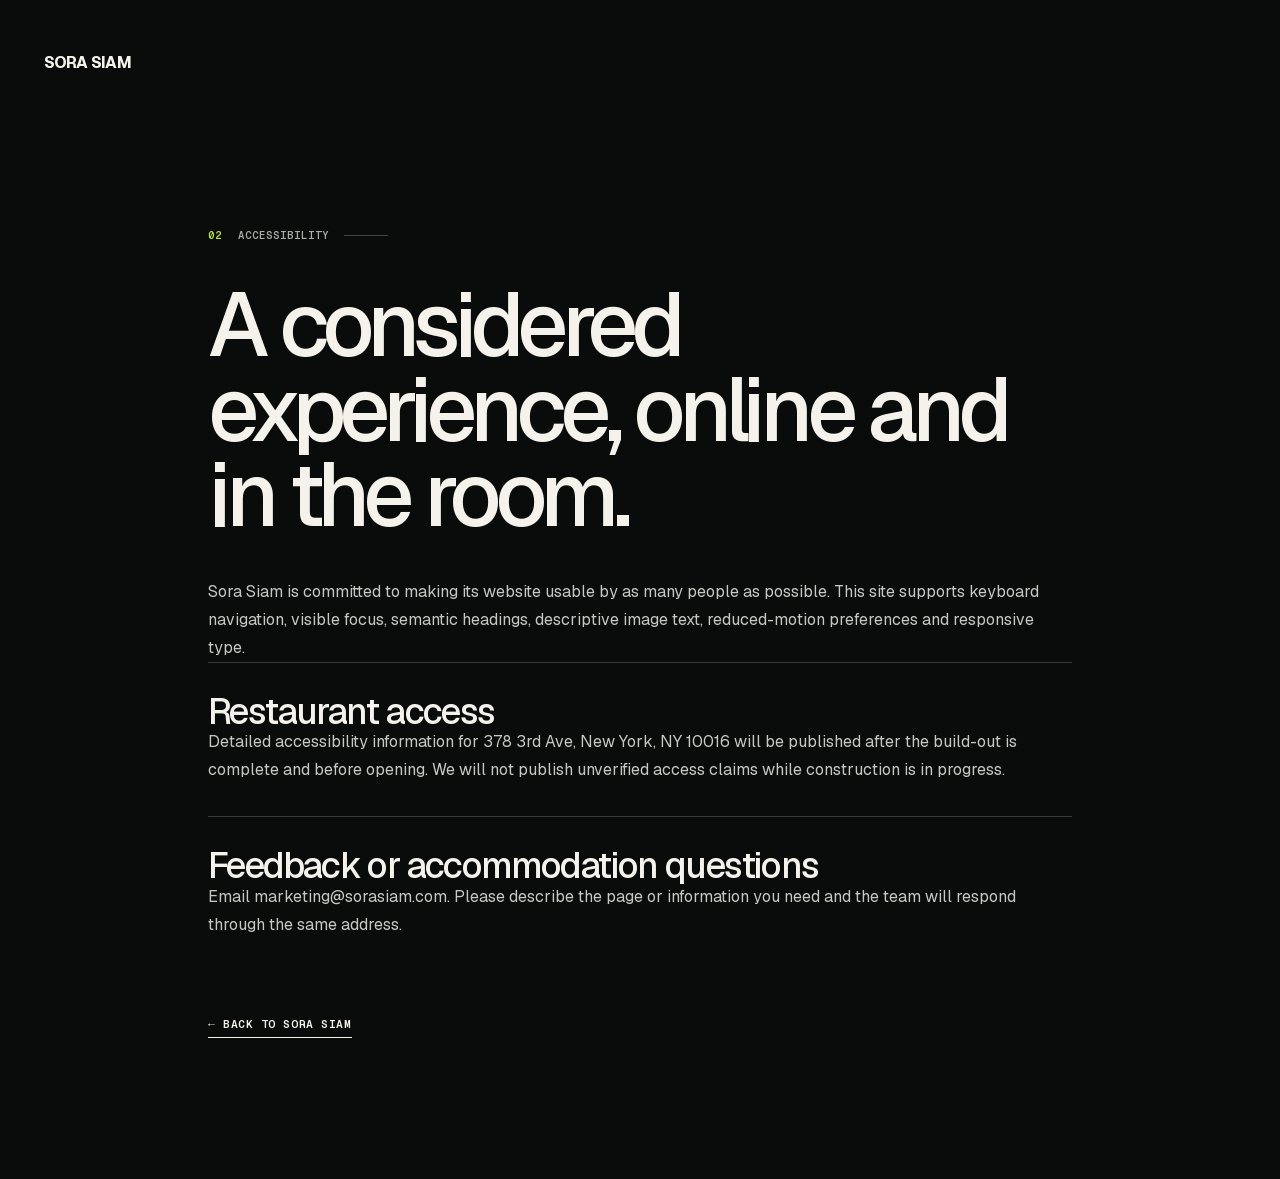
<file: accessibility/index.html>
<!DOCTYPE html><html lang="en" data-scroll-behavior="smooth" class="geist_deef94d5-module__Sms4YG__variable geist_mono_1bf8cbf6-module__FlyLvG__variable"><head><meta charSet="utf-8"/><meta name="viewport" content="width=device-width, initial-scale=1"/><link rel="preload" href="/_next/static/media/797e433ab948586e-s.p.0r6juujl39pe6.woff2" as="font" crossorigin="" type="font/woff2"/><link rel="preload" href="/_next/static/media/caa3a2e1cccd8315-s.p.0wgildi0cnwt9.woff2" as="font" crossorigin="" type="font/woff2"/><link rel="stylesheet" href="/_next/static/chunks/0i23px1qf48xs.css" data-precedence="next"/><link rel="preload" as="script" fetchPriority="low" href="/_next/static/chunks/3s6nzrbk-8mnv.js"/><script src="/_next/static/chunks/19mx3mg6lkumu.js" async=""></script><script src="/_next/static/chunks/227kwhsrjlnp4.js" async=""></script><script src="/_next/static/chunks/3tcwyjf3sdyt-.js" async=""></script><script src="/_next/static/chunks/turbopack-193tdqrugw4ny.js" async=""></script><script src="/_next/static/chunks/2ic3ez90hgzfx.js" async="" crossorigin=""></script><meta name="theme-color" content="#0a0c0b"/><meta name="color-scheme" content="dark"/><title>Accessibility | Sora Siam</title><meta name="description" content="Learn about accessibility on the Sora Siam website and how to contact the team about the restaurant at 378 3rd Ave."/><meta name="application-name" content="Sora Siam"/><meta name="author" content="Sora Siam"/><link rel="manifest" href="/manifest.webmanifest"/><meta name="keywords" content="Sora Siam,Thai Japanese restaurant NYC,Thai Japanese restaurant Kips Bay,fresh sashimi NYC,dry-aged fish NYC,dry-aged steak Manhattan,live music restaurant NYC,listening room Kips Bay,cocktail bar Kips Bay,378 3rd Ave restaurant"/><meta name="creator" content="Sora Siam"/><meta name="publisher" content="Sora Siam"/><meta name="robots" content="index, follow"/><meta name="googlebot" content="index, follow, max-video-preview:-1, max-image-preview:large, max-snippet:-1"/><meta name="category" content="restaurant"/><link rel="canonical" href="https://sorasiam.com/accessibility/"/><meta name="msvalidate.01" content="3A000FE09B4CC087E43770D994781ED5"/><meta name="mobile-web-app-capable" content="yes"/><meta name="apple-mobile-web-app-title" content="Sora Siam"/><meta name="apple-mobile-web-app-status-bar-style" content="black-translucent"/><meta property="og:title" content="Accessibility | Sora Siam"/><meta property="og:description" content="Website accessibility and the plan for verified restaurant access details at 378 3rd Ave."/><meta property="og:url" content="https://sorasiam.com/accessibility/"/><meta property="og:image" content="https://sorasiam.com/og-image.jpg"/><meta property="og:type" content="website"/><meta name="twitter:card" content="summary_large_image"/><meta name="twitter:title" content="Sora Siam | Thai-Japanese Dining &amp; After Dark in NYC"/><meta name="twitter:description" content="Thai-Japanese dining upstairs. Cocktails, selected live sets and high-fidelity listening downstairs. Coming soon to 378 3rd Ave."/><meta name="twitter:image" content="https://sorasiam.com/og-image.jpg"/><link rel="icon" href="/favicon.ico?favicon.2vob68tjqpejf.ico" sizes="256x256" type="image/x-icon"/><link rel="icon" href="/favicon.ico"/><link rel="apple-touch-icon" href="/apple-touch-icon.png"/><meta name="next-size-adjust" content=""/><script src="/_next/static/chunks/0cz1d0mv5g_q7.js" noModule=""></script></head><body><div hidden=""><!--$--><!--/$--></div><a class="skip-link" href="#main-content">Skip to content</a><main id="main-content" class="legal-page"><a class="legal-wordmark" href="/">SORA SIAM</a><div class="legal-copy"><p class="section-mark"><span>02</span> Accessibility</p><h1>A considered experience, online and in the room.</h1><p>Sora Siam is committed to making its website usable by as many people as possible. This site supports keyboard navigation, visible focus, semantic headings, descriptive image text, reduced-motion preferences and responsive type.</p><section><h2>Restaurant access</h2><p>Detailed accessibility information for <!-- -->378 3rd Ave, New York, NY 10016<!-- --> will be published after the build-out is complete and before opening. We will not publish unverified access claims while construction is in progress.</p></section><section><h2>Feedback or accommodation questions</h2><p>Email <a href="mailto:marketing@sorasiam.com">marketing@sorasiam.com</a>. Please describe the page or information you need and the team will respond through the same address.</p></section><a class="text-link" href="/">← Back to Sora Siam</a></div></main><!--$--><!--/$--><nav class="mobile-action-bar" aria-label="Quick actions"><a href="/#opening-list">Opening list</a><a href="https://www.google.com/maps/dir/?api=1&amp;destination=378+3rd+Ave%2C+New+York%2C+NY+10016" target="_blank" rel="noreferrer">Directions ↗</a></nav><script src="/_next/static/chunks/3s6nzrbk-8mnv.js" id="_R_" async=""></script><script>(self.__next_f=self.__next_f||[]).push([0])</script><script>self.__next_f.push([1,"1:\"$Sreact.fragment\"\n2:I[39756,[\"/_next/static/chunks/2ic3ez90hgzfx.js\"],\"default\"]\n3:I[37457,[\"/_next/static/chunks/2ic3ez90hgzfx.js\"],\"default\"]\n4:I[22016,[\"/_next/static/chunks/2ic3ez90hgzfx.js\"],\"\"]\n5:I[94237,[\"/_next/static/chunks/2ic3ez90hgzfx.js\"],\"AnalyticsLink\"]\n6:I[94523,[\"/_next/static/chunks/2ic3ez90hgzfx.js\"],\"PageAnalytics\"]\n7:I[97367,[\"/_next/static/chunks/2ic3ez90hgzfx.js\"],\"OutletBoundary\"]\n8:\"$Sreact.suspense\"\nb:I[97367,[\"/_next/static/chunks/2ic3ez90hgzfx.js\"],\"ViewportBoundary\"]\nd:I[97367,[\"/_next/static/chunks/2ic3ez90hgzfx.js\"],\"MetadataBoundary\"]\nf:I[68027,[\"/_next/static/chunks/2ic3ez90hgzfx.js\"],\"default\",1]\n:HL[\"/_next/static/chunks/0i23px1qf48xs.css\",\"style\"]\n:HL[\"/_next/static/media/797e433ab948586e-s.p.0r6juujl39pe6.woff2\",\"font\",{\"crossOrigin\":\"\",\"type\":\"font/woff2\"}]\n:HL[\"/_next/static/media/caa3a2e1cccd8315-s.p.0wgildi0cnwt9.woff2\",\"font\",{\"crossOrigin\":\"\",\"type\":\"font/woff2\"}]\na:X\n0:{\"P\":null,\"c\":[\"\",\"accessibility\",\"\"],\"q\":\"\",\"i\":false,\"f\":[[[\"\",{\"children\":[\"accessibility\",{\"children\":[\"__PAGE__\",{},\"$undefined\",\"$undefined\",4608]},\"$undefined\",\"$undefined\",4608]},\"$undefined\",\"$undefined\",4624],[[\"$\",\"$1\",\"c\",{\"children\":[[[\"$\",\"link\",\"0\",{\"rel\":\"stylesheet\",\"href\":\"/_next/static/chunks/0i23px1qf48xs.css\",\"precedence\":\"next\",\"crossOrigin\":\"$undefined\",\"nonce\":\"$undefined\"}],[\"$\",\"script\",\"script-0\",{\"src\":\"/_next/static/chunks/2ic3ez90hgzfx.js\",\"async\":true,\"nonce\":\"$undefined\"}]],[\"$\",\"html\",null,{\"lang\":\"en\",\"data-scroll-behavior\":\"smooth\",\"className\":\"geist_deef94d5-module__Sms4YG__variable geist_mono_1bf8cbf6-module__FlyLvG__variable\",\"children\":[\"$\",\"body\",null,{\"children\":[[\"$\",\"a\",null,{\"className\":\"skip-link\",\"href\":\"#main-content\",\"children\":\"Skip to content\"}],[\"$\",\"$L2\",null,{\"parallelRouterKey\":\"children\",\"error\":\"$undefined\",\"errorStyles\":\"$undefined\",\"errorScripts\":\"$undefined\",\"template\":[\"$\",\"$L3\",null,{}],\"templateStyles\":\"$undefined\",\"templateScripts\":\"$undefined\",\"notFound\":[[\"$\",\"main\",null,{\"id\":\"main-content\",\"className\":\"not-found\",\"children\":[[\"$\",\"p\",null,{\"className\":\"eyebrow\",\"children\":\"404 · OFF MENU\"}],[\"$\",\"h1\",null,{\"children\":\"This course isn’t being served.\"}],[\"$\",\"$L4\",null,{\"className\":\"button button--primary\",\"href\":\"/\",\"children\":\"Return to Sora Siam\"}]]}],[]],\"forbidden\":\"$undefined\",\"unauthorized\":\"$undefined\"}],[\"$\",\"nav\",null,{\"className\":\"mobile-action-bar\",\"aria-label\":\"Quick actions\",\"children\":[[\"$\",\"$L5\",null,{\"href\":\"/#opening-list\",\"event\":\"opening_list_view\",\"children\":\"Opening list\"}],[\"$\",\"$L5\",null,{\"href\":\"https://www.google.com/maps/dir/?api=1\u0026destination=378+3rd+Ave%2C+New+York%2C+NY+10016\",\"event\":\"directions_click\",\"external\":true,\"target\":\"_blank\",\"rel\":\"noreferrer\",\"children\":\"Directions ↗\"}]]}],[\"$\",\"$L6\",null,{}]]}]}]]}],{\"children\":[[\"$\",\"$1\",\"c\",{\"children\":[null,[\"$\",\"$L2\",null,{\"parallelRouterKey\":\"children\",\"error\":\"$undefined\",\"errorStyles\":\"$undefined\",\"errorScripts\":\"$undefined\",\"template\":[\"$\",\"$L3\",null,{}],\"templateStyles\":\"$undefined\",\"templateScripts\":\"$undefined\",\"notFound\":\"$undefined\",\"forbidden\":\"$undefined\",\"unauthorized\":\"$undefined\"}]]}],{\"children\":[[\"$\",\"$1\",\"c\",{\"children\":[[\"$\",\"main\",null,{\"id\":\"main-content\",\"className\":\"legal-page\",\"children\":[[\"$\",\"$L4\",null,{\"className\":\"legal-wordmark\",\"href\":\"/\",\"children\":\"SORA SIAM\"}],[\"$\",\"div\",null,{\"className\":\"legal-copy\",\"children\":[[\"$\",\"p\",null,{\"className\":\"section-mark\",\"children\":[[\"$\",\"span\",null,{\"children\":\"02\"}],\" Accessibility\"]}],[\"$\",\"h1\",null,{\"children\":\"A considered experience, online and in the room.\"}],[\"$\",\"p\",null,{\"children\":\"Sora Siam is committed to making its website usable by as many people as possible. This site supports keyboard navigation, visible focus, semantic headings, descriptive image text, reduced-motion preferences and responsive type.\"}],[\"$\",\"section\",null,{\"children\":[[\"$\",\"h2\",null,{\"children\":\"Restaurant access\"}],[\"$\",\"p\",null,{\"children\":[\"Detailed accessibility information for \",\"378 3rd Ave, New York, NY 10016\",\" will be published after the build-out is complete and before opening. We will not publish unverified access claims while construction is in progress.\"]}]]}],[\"$\",\"section\",null,{\"children\":[[\"$\",\"h2\",null,{\"children\":\"Feedback or accommodation questions\"}],[\"$\",\"p\",null,{\"children\":[\"Email \",[\"$\",\"a\",null,{\"href\":\"mailto:marketing@sorasiam.com\",\"children\":\"marketing@sorasiam.com\"}],\". Please describe the page or information you need and the team will respond through the same address.\"]}]]}],[\"$\",\"$L4\",null,{\"className\":\"text-link\",\"href\":\"/\",\"children\":\"← Back to Sora Siam\"}]]}]]}],null,[\"$\",\"$L7\",null,{\"children\":[\"$\",\"$8\",null,{\"name\":\"Next.MetadataOutlet\",\"children\":\"$@9\"}]}]]}],{},null,false,null]},null,false,\"$a\"]},null,false,null],[\"$\",\"$1\",\"h\",{\"children\":[null,[\"$\",\"$Lb\",null,{\"children\":\"$Lc\"}],[\"$\",\"div\",null,{\"hidden\":true,\"children\":[\"$\",\"$Ld\",null,{\"children\":[\"$\",\"$8\",null,{\"name\":\"Next.Metadata\",\"children\":\"$Le\"}]}]}],[\"$\",\"meta\",null,{\"name\":\"next-size-adjust\",\"content\":\"\"}]]}],false]],\"m\":\"$undefined\",\"G\":[\"$f\",[[\"$\",\"link\",\"0\",{\"rel\":\"stylesheet\",\"href\":\"/_next/static/chunks/0i23px1qf48xs.css\",\"precedence\":\"next\",\"crossOrigin\":\"$undefined\",\"nonce\":\"$undefined\"}]]],\"S\":true,\"h\":null,\"r\":\"$undefined\",\"s\":\"$undefined\",\"a\":\"$undefined\",\"l\":\"$undefined\",\"p\":\"$undefined\",\"d\":\"$undefined\",\"b\":\"oTyJbCTBeGeVZ-XpTAPSK\"}\na:C\nc:[[\"$\",\"meta\",\"0\",{\"charSet\":\"utf-8\"}],[\"$\",\"meta\",\"1\",{\"name\":\"viewport\",\"content\":\"width=device-width, initial-scale=1\"}],[\"$\",\"meta\",\"2\",{\"name\":\"theme-color\",\"content\":\"#0a0c0b\"}],[\"$\",\"meta\",\"3\",{\"name\":\"color-scheme\",\"content\":\"dark\"}]]\n10:I[27201,[\"/_next/static/chunks/2ic3ez90hgzfx.js\"],\"IconMark\"]\n9:null\ne:[[\"$\",\"title\",\"0\",{\"children\":\"Accessibility | Sora Siam\"}],[\"$\",\"meta\",\"1\",{\"name\":\"description\",\"content\":\"Learn about accessibility on the Sora Siam website and how to contact the team about the restaurant at 378 3rd Ave.\"}],[\"$\",\"meta\",\"2\",{\"name\":\"application-name\",\"content\":\"Sora Siam\"}],[\"$\",\"meta\",\"3\",{\"name\":\"author\",\"content\":\"Sora Siam\"}],[\"$\",\"link\",\"4\",{\"rel\":\"manifest\",\"href\":\"/manifest.webmanifest\",\"crossOrigin\":\"$undefined\"}],[\"$\",\"meta\",\"5\",{\"name\":\"keywords\",\"content\":\"Sora Siam,Thai Japanese restaurant NYC,Thai Japanese restaurant Kips Bay,fresh sashimi NYC,dry-aged fish NYC,dry-aged steak Manhattan,live music restaurant NYC,listening room Kips Bay,cocktail bar Kips Bay,378 3rd Ave restaurant\"}],[\"$\",\"meta\",\"6\",{\"name\":\"creator\",\"content\":\"Sora Siam\"}],[\"$\",\"meta\",\"7\",{\"name\":\"publisher\",\"content\":\"Sora Siam\"}],[\"$\",\"meta\",\"8\",{\"name\":\"robots\",\"content\":\"index, follow\"}],[\"$\",\"meta\",\"9\",{\"name\":\"googlebot\",\"content\":\"index, follow, max-video-preview:-1, max-image-preview:large, max-snippet:-1\"}],[\"$\",\"meta\",\"10\",{\"name\":\"category\",\"content\":\"restaurant\"}],[\"$\",\"link\",\"11\",{\"rel\":\"canonical\",\"href\":\"https://sorasiam.com/accessibility/\"}],[\"$\",\"meta\",\"12\",{\"name\":\"msvalidate.01\",\"content\":\"3A000FE09B4CC087E43770D994781ED5\"}],[\"$\",\"meta\",\"13\",{\"name\":\"mobile-web-app-capable\",\"content\":\"yes\"}],[\"$\",\"meta\",\"14\",{\"name\":\"apple-mobile-web-app-title\",\"content\":\"Sora Siam\"}],[\"$\",\"meta\",\"15\",{\"name\":\"apple-mobile-web-app-status-bar-style\",\"content\":\"black-translucent\"}],[\"$\",\"meta\",\"16\",{\"property\":\"og:title\",\"content\":\"Accessibility | Sora Siam\"}],[\"$\",\"meta\",\"17\",{\"property\":\"og:description\",\"content\":\"Website accessibility and the plan for verified restaurant access details at 378 3rd Ave.\"}],[\"$\",\"meta\",\"18\",{\"property\":\"og:url\",\"content\":\"https://sorasiam.com/accessibility/\"}],[\"$\",\"meta\",\"19\",{\"property\":\"og:image\",\"content\":\"https://sorasiam.com/og-image.jpg\"}],[\"$\",\"meta\",\"20\",{\"property\":\"og:type\",\"content\":\"website\"}],[\"$\",\"meta\",\"21\",{\"name\":\"twitter:card\",\"content\":\"summary_large_image\"}],[\"$\",\"meta\",\"22\",{\"name\":\"twitter:title\",\"content\":\"Sora Siam | Thai-Japanese Dining \u0026 After Dark in NYC\"}],[\"$\",\"meta\",\"23\",{\"name\":\"twitter:description\",\"content\":\"Thai-Japanese dining upstairs. Cocktails, selected live sets and high-fidelity listening downstairs. Coming soon to 378 3rd Ave.\"}],[\"$\",\"meta\",\"24\",{\"name\":\"twitter:image\",\"content\":\"https://sorasiam.com/og-image.jpg\"}],[\"$\",\"link\",\"25\",{\"rel\":\"icon\",\"href\":\"/favicon.ico?favicon.2vob68tjqpejf.ico\",\"sizes\":\"256x256\",\"type\":\"image/x-icon\"}],[\"$\",\"link\",\"26\",{\"rel\":\"icon\",\"href\":\"/favicon.ico\"}],[\"$\",\"link\",\"27\",{\"rel\":\"apple-touch-icon\",\"href\":\"/apple-touch-icon.png\"}],[\"$\",\"$L10\",\"28\",{}]]\n"])</script></body></html>
</file>
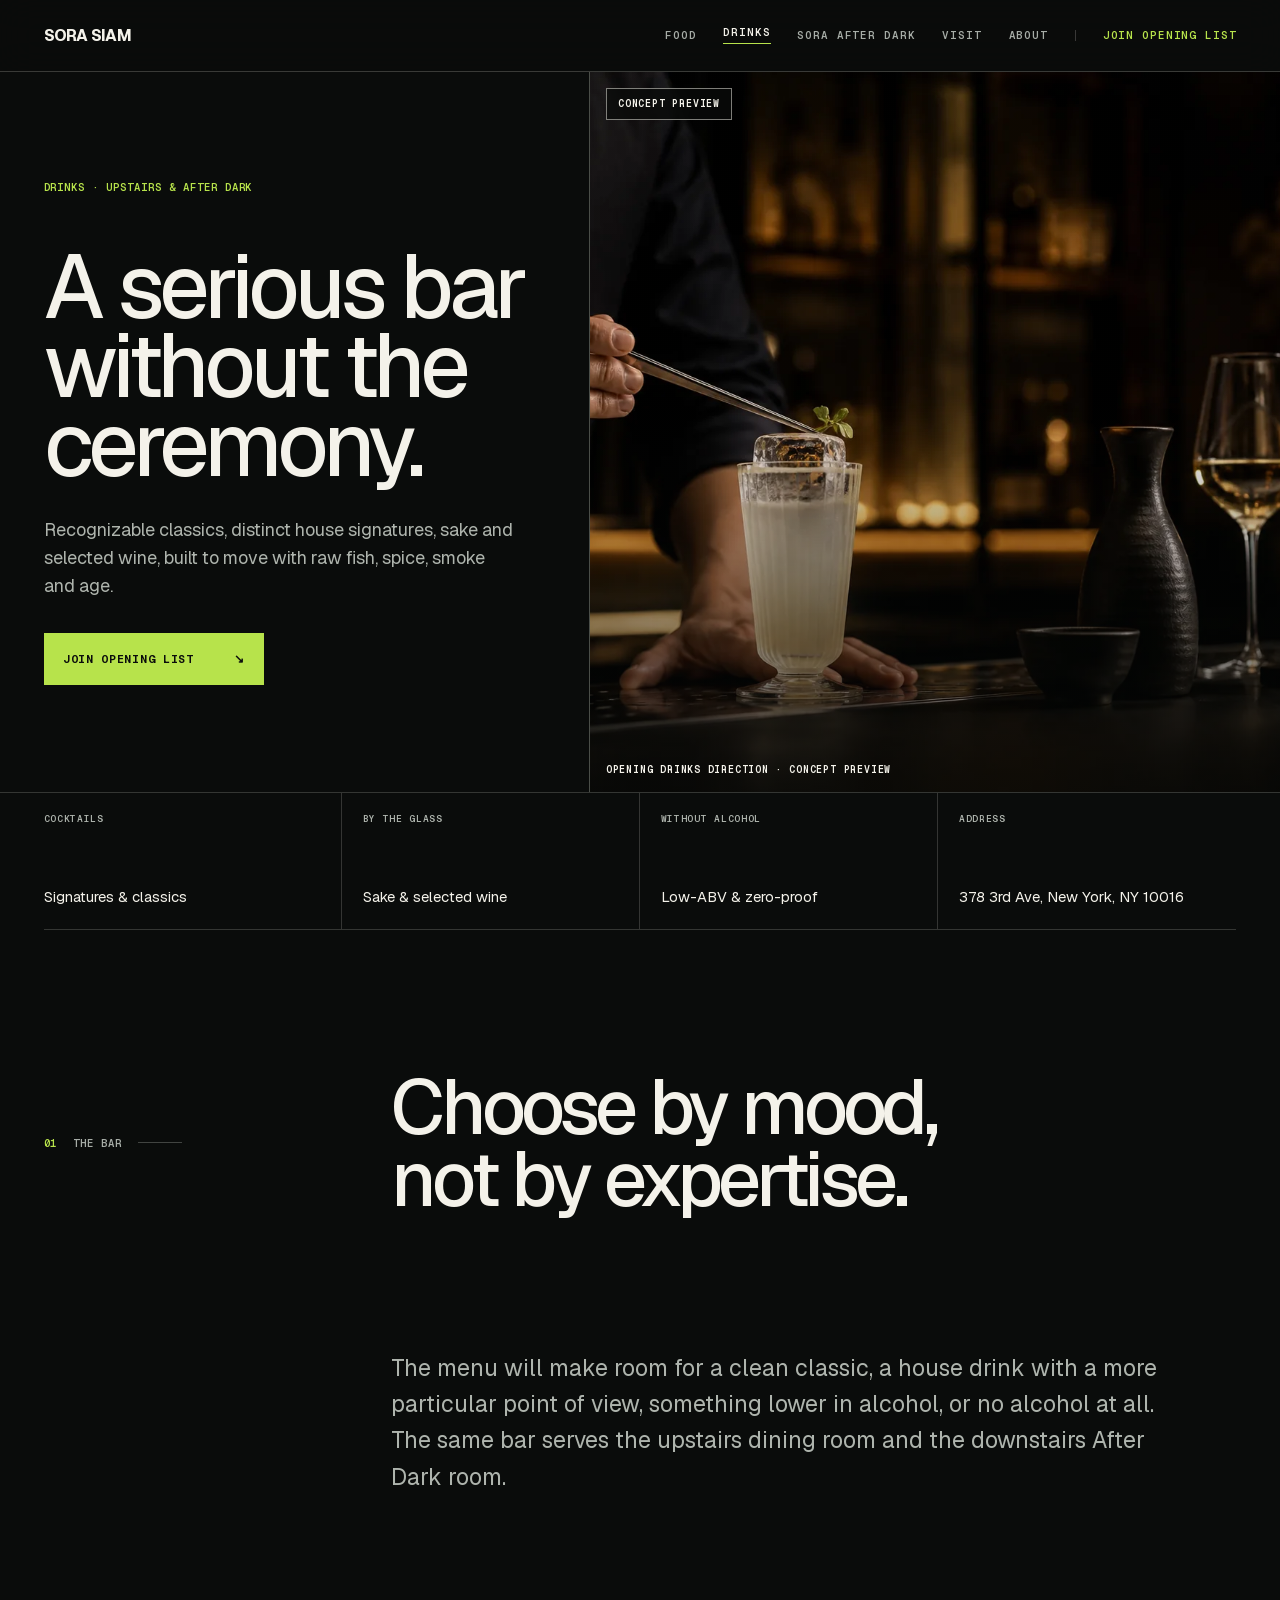
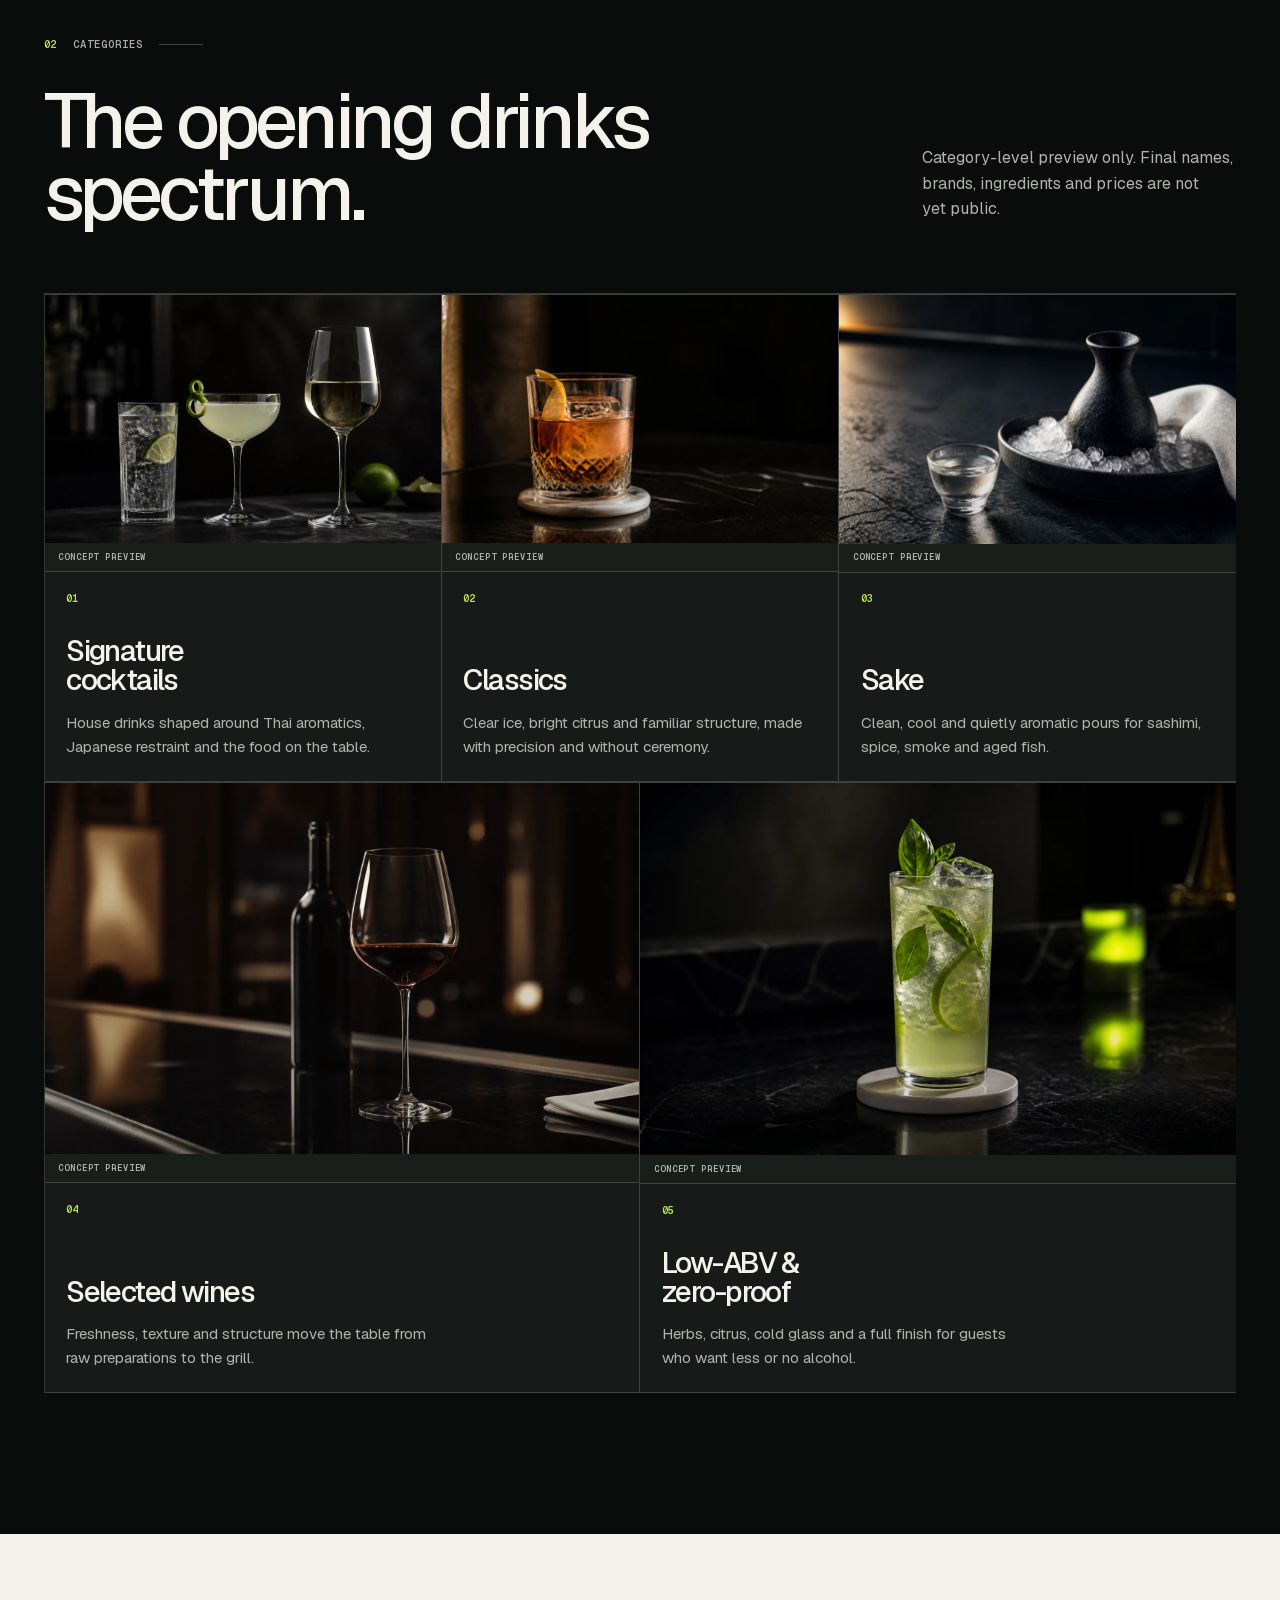
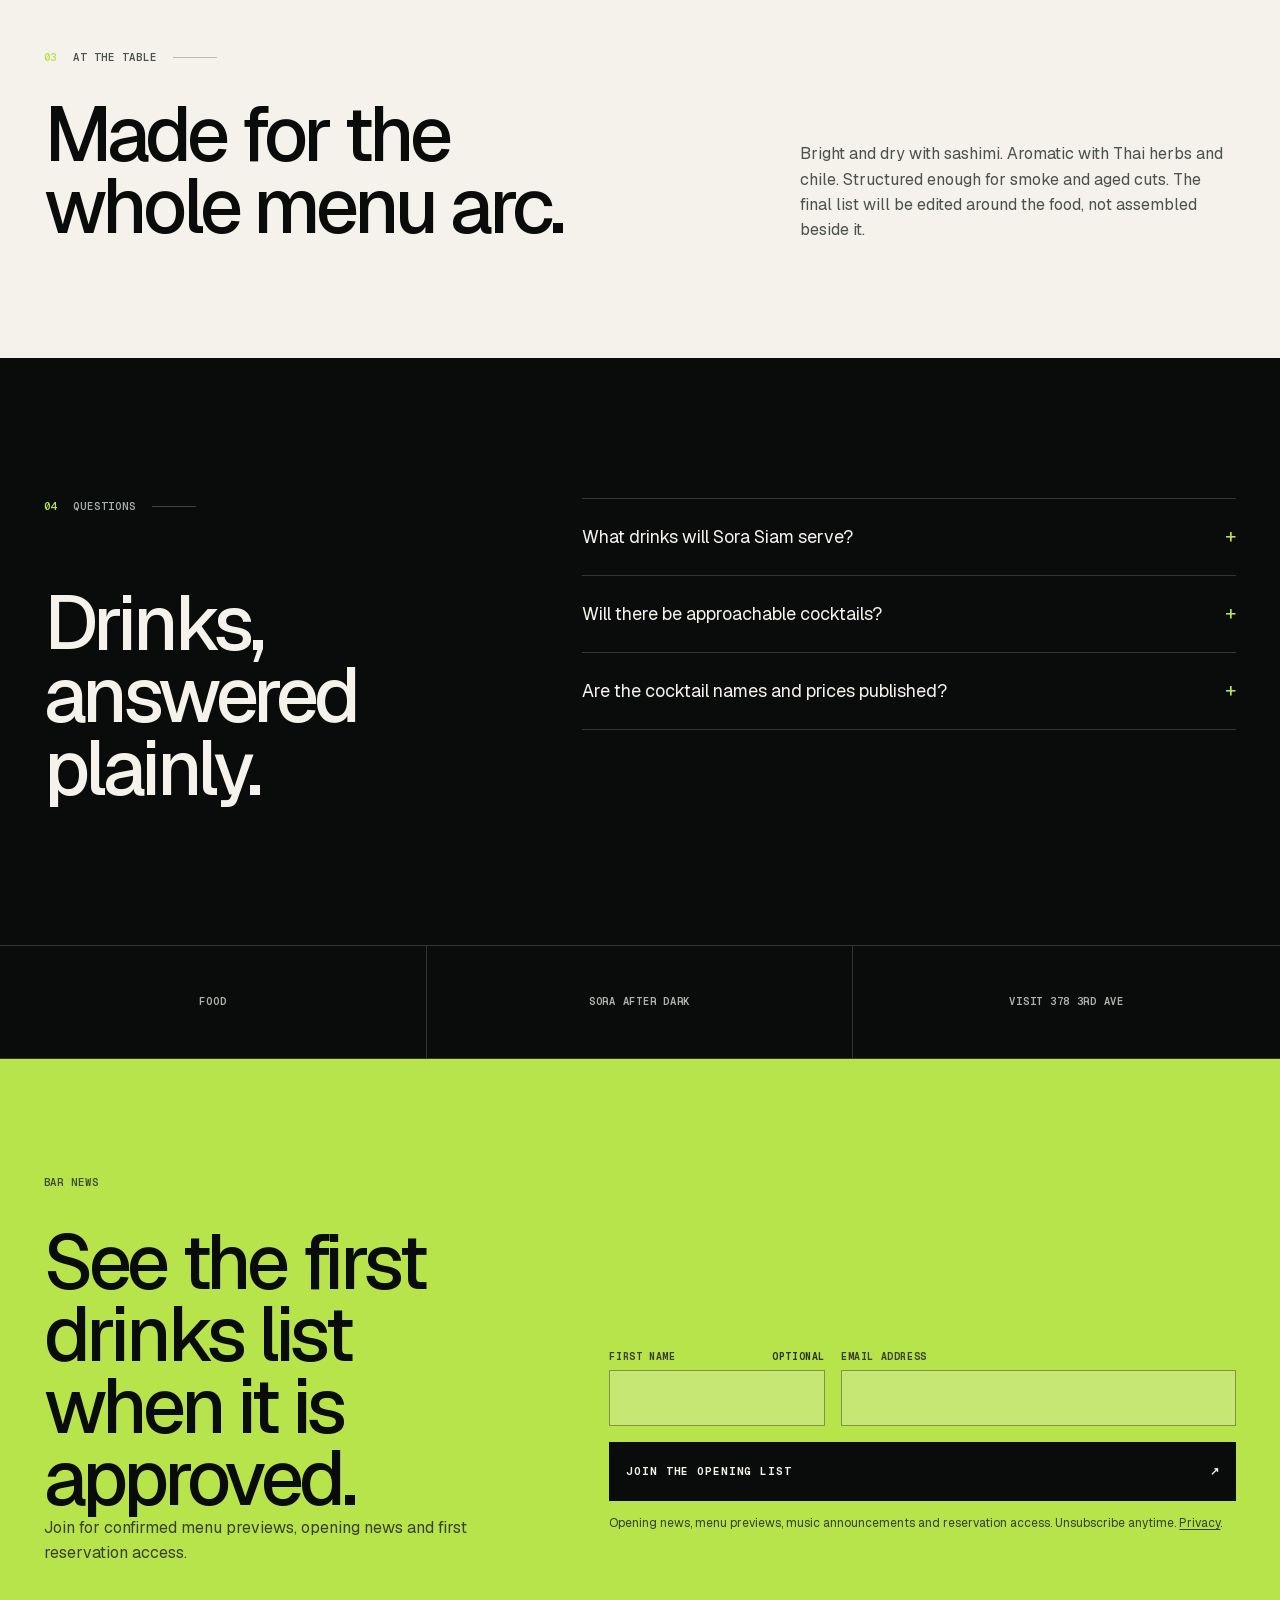
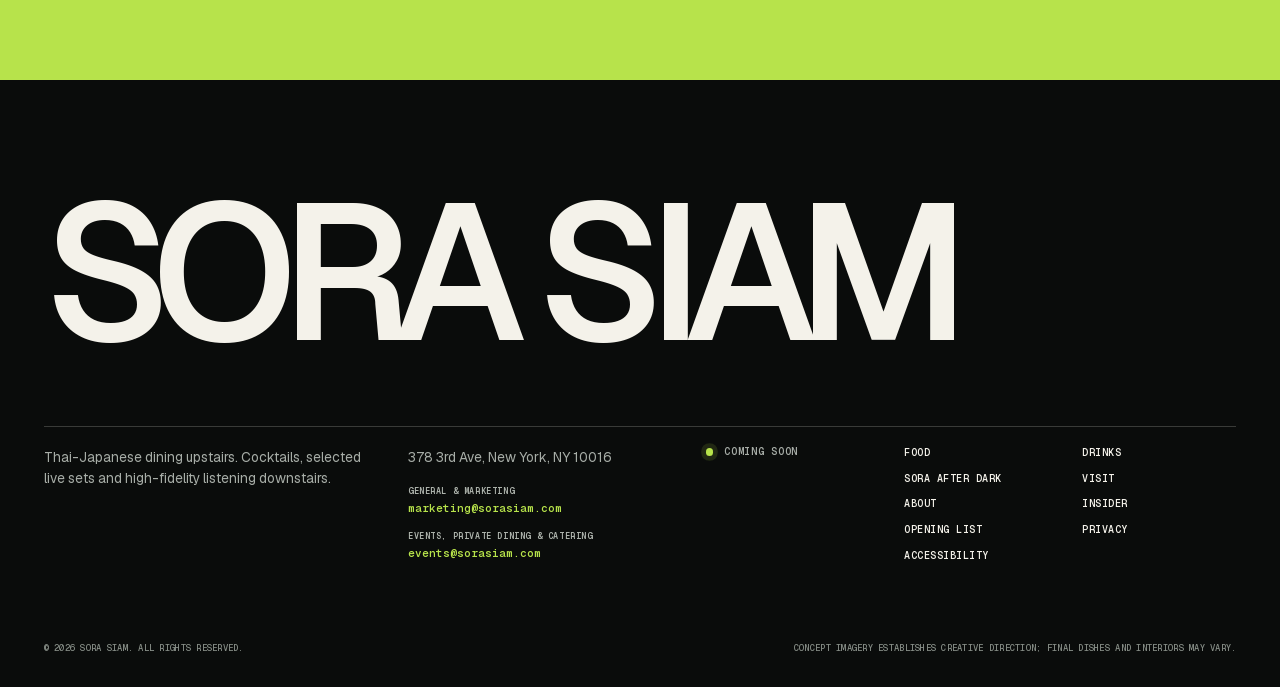
<file: drinks/index.html>
<!DOCTYPE html><html lang="en" data-scroll-behavior="smooth" class="geist_deef94d5-module__Sms4YG__variable geist_mono_1bf8cbf6-module__FlyLvG__variable"><head><meta charSet="utf-8"/><meta name="viewport" content="width=device-width, initial-scale=1"/><link rel="preload" href="/_next/static/media/797e433ab948586e-s.p.0r6juujl39pe6.woff2" as="font" crossorigin="" type="font/woff2"/><link rel="preload" href="/_next/static/media/caa3a2e1cccd8315-s.p.0wgildi0cnwt9.woff2" as="font" crossorigin="" type="font/woff2"/><link rel="preload" as="image" href="/images/drinks-hero.webp" fetchPriority="high"/><link rel="stylesheet" href="/_next/static/chunks/0i23px1qf48xs.css" data-precedence="next"/><link rel="preload" as="script" fetchPriority="low" href="/_next/static/chunks/3s6nzrbk-8mnv.js"/><script src="/_next/static/chunks/19mx3mg6lkumu.js" async=""></script><script src="/_next/static/chunks/227kwhsrjlnp4.js" async=""></script><script src="/_next/static/chunks/3tcwyjf3sdyt-.js" async=""></script><script src="/_next/static/chunks/turbopack-193tdqrugw4ny.js" async=""></script><script src="/_next/static/chunks/2ic3ez90hgzfx.js" async="" crossorigin=""></script><script src="/_next/static/chunks/3a2elxt1z644s.js" async="" crossorigin=""></script><meta name="theme-color" content="#0a0c0b"/><meta name="color-scheme" content="dark"/><title>Cocktails, Sake &amp; Wine in Kips Bay, NYC | Sora Siam</title><meta name="description" content="Explore Sora Siam&#x27;s drinks direction in Kips Bay: signature and classic cocktails, sake, selected wine, low-ABV and zero-proof drinks."/><meta name="application-name" content="Sora Siam"/><meta name="author" content="Sora Siam"/><link rel="manifest" href="/manifest.webmanifest"/><meta name="keywords" content="Sora Siam,Thai Japanese restaurant NYC,Thai Japanese restaurant Kips Bay,fresh sashimi NYC,dry-aged fish NYC,dry-aged steak Manhattan,live music restaurant NYC,listening room Kips Bay,cocktail bar Kips Bay,378 3rd Ave restaurant"/><meta name="creator" content="Sora Siam"/><meta name="publisher" content="Sora Siam"/><meta name="robots" content="index, follow"/><meta name="googlebot" content="index, follow, max-video-preview:-1, max-image-preview:large, max-snippet:-1"/><meta name="category" content="restaurant"/><link rel="canonical" href="https://sorasiam.com/drinks/"/><meta name="msvalidate.01" content="3A000FE09B4CC087E43770D994781ED5"/><meta name="mobile-web-app-capable" content="yes"/><meta name="apple-mobile-web-app-title" content="Sora Siam"/><meta name="apple-mobile-web-app-status-bar-style" content="black-translucent"/><meta property="og:title" content="Cocktails, Sake &amp; Wine in Kips Bay | Sora Siam"/><meta property="og:description" content="A precise, welcoming bar program for Thai-Japanese dining and SORA After Dark."/><meta property="og:url" content="https://sorasiam.com/drinks/"/><meta property="og:site_name" content="Sora Siam"/><meta property="og:locale" content="en_US"/><meta property="og:image" content="https://sorasiam.com/images/drinks-hero.jpg"/><meta property="og:image:width" content="1400"/><meta property="og:image:height" content="788"/><meta property="og:image:alt" content="Concept preview of the Sora Siam cocktail, sake and wine program"/><meta property="og:type" content="website"/><meta name="twitter:card" content="summary_large_image"/><meta name="twitter:title" content="Cocktails, Sake &amp; Wine in Kips Bay | Sora Siam"/><meta name="twitter:description" content="A precise, welcoming bar program for Thai-Japanese dining and SORA After Dark."/><meta name="twitter:image" content="https://sorasiam.com/images/drinks-hero.jpg"/><link rel="icon" href="/favicon.ico?favicon.2vob68tjqpejf.ico" sizes="256x256" type="image/x-icon"/><link rel="icon" href="/favicon.ico"/><link rel="apple-touch-icon" href="/apple-touch-icon.png"/><meta name="next-size-adjust" content=""/><script src="/_next/static/chunks/0cz1d0mv5g_q7.js" noModule=""></script></head><body><div hidden=""><!--$--><!--/$--></div><a class="skip-link" href="#main-content">Skip to content</a><header class="site-header"><a class="wordmark" aria-label="Sora Siam home" href="/">SORA SIAM</a><nav id="primary-navigation" class="main-nav " aria-label="Primary"><a href="/food/">Food</a><a aria-current="page" href="/drinks/">Drinks</a><a href="/music/">SORA After Dark</a><a href="/location/">Visit</a><a href="/about/">About</a><a class="nav-cta" href="/#opening-list">Join Opening List</a></nav><button class="menu-toggle" type="button" aria-label="Open navigation" aria-expanded="false" aria-controls="primary-navigation"><span aria-hidden="true"></span><span aria-hidden="true"></span></button></header><main id="main-content" class="v2-page v2-editorial v2-drinks"><section class="v2-editorial-hero" aria-labelledby="drinks-title"><div><p class="eyebrow">DRINKS · UPSTAIRS &amp; AFTER DARK</p><h1 id="drinks-title">A serious bar without the ceremony.</h1><p>Recognizable classics, distinct house signatures, sake and selected wine, built to move with raw fish, spice, smoke and age.</p><a class="button button--primary" href="/#opening-list">Join opening list <span aria-hidden="true">↘</span></a></div><figure class="concept-image"><img alt="Concept preview of a bartender finishing a cocktail beside sake and selected wine" fetchPriority="high" loading="eager" decoding="async" data-nimg="fill" style="position:absolute;height:100%;width:100%;left:0;top:0;right:0;bottom:0;object-position:50% 50%;color:transparent" src="/images/drinks-hero.webp"/><span class="concept-badge">Concept preview</span><figcaption>Opening drinks direction · concept preview</figcaption></figure></section><section class="v2-fact-band" aria-label="Sora Siam drinks facts"><dl><div><dt>Cocktails</dt><dd>Signatures &amp; classics</dd></div><div><dt>By the glass</dt><dd>Sake &amp; selected wine</dd></div><div><dt>Without alcohol</dt><dd>Low-ABV &amp; zero-proof</dd></div><div><dt>Address</dt><dd>378 3rd Ave, New York, NY 10016</dd></div></dl></section><section class="v2-editorial-intro v2-shell"><p class="section-mark"><span>01</span> The bar</p><h2>Choose by mood, not by expertise.</h2><p>The menu will make room for a clean classic, a house drink with a more particular point of view, something lower in alcohol, or no alcohol at all. The same bar serves the upstairs dining room and the downstairs After Dark room.</p></section><section class="v2-drink-categories v2-shell" aria-labelledby="drink-categories-title"><div class="v2-section-heading v2-section-heading--split"><div><p class="section-mark"><span>02</span> Categories</p><h2 id="drink-categories-title">The opening drinks spectrum.</h2></div><p>Category-level preview only. Final names, brands, ingredients and prices are not yet public.</p></div><div class="v2-drink-grid"><article class="v2-sensory-card"><figure class="v2-sensory-media"><div class="v2-sensory-frame"><img alt="Concept preview of aromatic signature cocktails at the Sora Siam bar" loading="lazy" decoding="async" data-nimg="fill" style="position:absolute;height:100%;width:100%;left:0;top:0;right:0;bottom:0;object-position:50% 50%;color:transparent" src="/images/bar-program.webp"/></div><figcaption>Concept preview</figcaption></figure><div class="v2-sensory-copy"><div class="v2-sensory-meta"><span>01</span></div><h3>Signature cocktails</h3><p>House drinks shaped around Thai aromatics, Japanese restraint and the food on the table.</p></div></article><article class="v2-sensory-card"><figure class="v2-sensory-media"><div class="v2-sensory-frame"><img alt="Concept preview of a precisely made classic cocktail with clear ice and citrus" loading="lazy" decoding="async" data-nimg="fill" style="position:absolute;height:100%;width:100%;left:0;top:0;right:0;bottom:0;object-position:50% 48%;color:transparent" src="/images/drinks-classics.webp"/></div><figcaption>Concept preview</figcaption></figure><div class="v2-sensory-copy"><div class="v2-sensory-meta"><span>02</span></div><h3>Classics</h3><p>Clear ice, bright citrus and familiar structure, made with precision and without ceremony.</p></div></article><article class="v2-sensory-card"><figure class="v2-sensory-media"><div class="v2-sensory-frame"><img alt="Concept preview of chilled sake served in restrained Japanese glassware" loading="lazy" decoding="async" data-nimg="fill" style="position:absolute;height:100%;width:100%;left:0;top:0;right:0;bottom:0;object-position:50% 48%;color:transparent" src="/images/drinks-sake.webp"/></div><figcaption>Concept preview</figcaption></figure><div class="v2-sensory-copy"><div class="v2-sensory-meta"><span>03</span></div><h3>Sake</h3><p>Clean, cool and quietly aromatic pours for sashimi, spice, smoke and aged fish.</p></div></article><article class="v2-sensory-card"><figure class="v2-sensory-media"><div class="v2-sensory-frame"><img alt="Concept preview of a selected red wine pour for the Sora Siam table" loading="lazy" decoding="async" data-nimg="fill" style="position:absolute;height:100%;width:100%;left:0;top:0;right:0;bottom:0;object-position:50% 50%;color:transparent" src="/images/drinks-wine.webp"/></div><figcaption>Concept preview</figcaption></figure><div class="v2-sensory-copy"><div class="v2-sensory-meta"><span>04</span></div><h3>Selected wines</h3><p>Freshness, texture and structure move the table from raw preparations to the grill.</p></div></article><article class="v2-sensory-card"><figure class="v2-sensory-media"><div class="v2-sensory-frame"><img alt="Concept preview of a zero-proof herbal highball with basil, lime and clear ice" loading="lazy" decoding="async" data-nimg="fill" style="position:absolute;height:100%;width:100%;left:0;top:0;right:0;bottom:0;object-position:50% 48%;color:transparent" src="/images/drinks-zero-proof.webp"/></div><figcaption>Concept preview</figcaption></figure><div class="v2-sensory-copy"><div class="v2-sensory-meta"><span>05</span></div><h3>Low-ABV &amp; zero-proof</h3><p>Herbs, citrus, cold glass and a full finish for guests who want less or no alcohol.</p></div></article></div></section><section class="v2-pairing-note"><div><p class="section-mark"><span>03</span> At the table</p><h2>Made for the whole menu arc.</h2></div><p>Bright and dry with sashimi. Aromatic with Thai herbs and chile. Structured enough for smoke and aged cuts. The final list will be edited around the food, not assembled beside it.</p></section><section class="v2-faq v2-shell" aria-labelledby="drinks-faq-title"><div class="v2-section-heading"><p class="section-mark"><span>04</span> Questions</p><h2 id="drinks-faq-title">Drinks, answered plainly.</h2></div><div class="v2-faq-list"><details><summary>What drinks will Sora Siam serve?<span aria-hidden="true">+</span></summary><p>The confirmed direction includes signature cocktails, familiar classics, sake, selected wines, and low-ABV and zero-proof drinks.</p></details><details><summary>Will there be approachable cocktails?<span aria-hidden="true">+</span></summary><p>Yes. The program is designed for both guests who want a recognizable classic and guests looking for a more distinctive house drink.</p></details><details><summary>Are the cocktail names and prices published?<span aria-hidden="true">+</span></summary><p>Not yet. Final drinks, ingredients, brands, prices and availability will be published with the approved opening menu.</p></details></div></section><nav class="v2-related-nav" aria-label="Explore Sora Siam"><a href="/food/">Food</a><a href="/music/">SORA After Dark</a><a href="/location/">Visit 378 3rd Ave</a></nav><section class="opening-list-section" id="opening-list" aria-labelledby="opening-list-title"><div class="opening-list-intro"><p class="eyebrow">BAR NEWS</p><h2 id="opening-list-title">See the first drinks list when it is approved.</h2><p>Join for confirmed menu previews, opening news and first reservation access.</p></div><form class="opening-list-form"><div class="opening-list-fields"><label><span>First name <small>optional</small></span><input type="text" autoComplete="given-name" maxLength="80" name="firstName"/></label><label class="opening-list-email"><span>Email address</span><input type="email" autoComplete="email" inputMode="email" maxLength="254" required="" name="email"/></label><label class="form-honeypot" hidden="">Website<input type="text" tabindex="-1" autoComplete="off" name="website"/></label><button type="submit">Join the opening list<span aria-hidden="true">↗</span></button></div><p class="opening-list-consent">Opening news, menu previews, music announcements and reservation access. Unsubscribe anytime. <a href="/privacy/">Privacy</a>.</p><p class="opening-list-message" role="status" aria-live="polite"></p></form></section></main><footer class="site-footer"><div class="footer-wordmark" aria-label="Sora Siam">SORA SIAM</div><div class="footer-grid"><p>Thai-Japanese dining upstairs. Cocktails, selected live sets and high-fidelity listening downstairs.</p><div class="footer-contact"><address>378 3rd Ave, New York, NY 10016</address><ul class="footer-email-list" aria-label="Sora Siam contact emails"><li><span>General &amp; marketing</span><a href="mailto:marketing@sorasiam.com">marketing@sorasiam.com</a></li><li><span>Events, private dining &amp; catering</span><a href="mailto:events@sorasiam.com">events@sorasiam.com</a></li></ul></div><p class="footer-status"><span></span> Coming soon</p><nav aria-label="Footer"><a href="/food/">Food</a><a href="/drinks/">Drinks</a><a href="/music/">SORA After Dark</a><a href="/location/">Visit</a><a href="/about/">About</a><a href="/insider/">Insider</a><a href="/#opening-list">Opening list</a><a href="/privacy/">Privacy</a><a href="/accessibility/">Accessibility</a></nav></div><div class="footer-legal"><p>© 2026 Sora Siam. All rights reserved.</p><p>Concept imagery establishes creative direction; final dishes and interiors may vary.</p></div></footer><script type="application/ld+json">{"@context":"https://schema.org","@graph":[{"@type":"Restaurant","@id":"https://sorasiam.com/#restaurant","name":"Sora Siam","url":"https://sorasiam.com","logo":{"@type":"ImageObject","url":"https://sorasiam.com/logo.png","width":256,"height":256},"slogan":"Thai heat. Japanese precision. Live sound.","disambiguatingDescription":"Forthcoming Thai-Japanese restaurant and listening room at 378 3rd Ave in Kips Bay, Manhattan.","description":"A forthcoming Thai-Japanese restaurant in Kips Bay with dining upstairs and cocktails, selected live sets and high-fidelity listening downstairs.","email":"marketing@sorasiam.com","contactPoint":[{"@type":"ContactPoint","contactType":"general inquiries and marketing","email":"marketing@sorasiam.com","availableLanguage":["English"]},{"@type":"ContactPoint","contactType":"events, private dining and catering","email":"events@sorasiam.com","availableLanguage":["English"]}],"mainEntityOfPage":{"@id":"https://sorasiam.com/#webpage"},"image":["https://sorasiam.com/restaurant-1x1.jpg","https://sorasiam.com/restaurant-4x3.jpg","https://sorasiam.com/images/hero.webp","https://sorasiam.com/images/thai-signature.webp","https://sorasiam.com/images/sashimi.webp","https://sorasiam.com/images/sound-room.webp"],"servesCuisine":["Thai","Japanese","Asian","Thai-Japanese fusion"],"hasMap":"https://www.google.com/maps/dir/?api=1&destination=378+3rd+Ave%2C+New+York%2C+NY+10016","address":{"@type":"PostalAddress","streetAddress":"378 3rd Ave","addressLocality":"New York","addressRegion":"NY","postalCode":"10016","addressCountry":"US"},"geo":{"@type":"GeoCoordinates","latitude":40.741663,"longitude":-73.981539},"containedInPlace":{"@type":"Place","name":"Kips Bay, Manhattan, New York City"},"additionalProperty":{"@type":"PropertyValue","name":"Opening status","value":"Coming soon; not open yet"},"amenityFeature":[{"@type":"LocationFeatureSpecification","name":"Live music on selected nights","value":true},{"@type":"LocationFeatureSpecification","name":"High-fidelity music listening","value":true}],"containsPlace":[{"@type":"Place","name":"Sora Siam Upstairs Dining Room","description":"Thai-Japanese dining, sashimi, aged cuts and bar service."},{"@type":"Place","name":"SORA After Dark","description":"Downstairs cocktails, selected live sets and high-fidelity listening."}]},{"@type":"WebSite","@id":"https://sorasiam.com/#website","url":"https://sorasiam.com","name":"Sora Siam","description":"Official site for Sora Siam Thai-Japanese dining and SORA After Dark in Kips Bay, Manhattan.","publisher":{"@id":"https://sorasiam.com/#restaurant"},"inLanguage":"en-US"},{"@type":"WebPage","@id":"https://sorasiam.com/drinks/#webpage","url":"https://sorasiam.com/drinks/","name":"Cocktails, Sake & Wine in Kips Bay | Sora Siam","description":"Sora Siam's planned drinks program includes signature and classic cocktails, sake, selected wine, and low-ABV and zero-proof choices.","isPartOf":{"@id":"https://sorasiam.com/#website"},"about":{"@id":"https://sorasiam.com/#restaurant"},"mainEntity":{"@id":"https://sorasiam.com/#restaurant"},"publisher":{"@id":"https://sorasiam.com/#restaurant"},"breadcrumb":{"@id":"https://sorasiam.com/drinks/#breadcrumb"},"primaryImageOfPage":{"@type":"ImageObject","url":"https://sorasiam.com/images/drinks-hero.webp"},"dateModified":"2026-09-02","inLanguage":"en-US"},{"@type":"BreadcrumbList","@id":"https://sorasiam.com/drinks/#breadcrumb","itemListElement":[{"@type":"ListItem","position":1,"name":"Sora Siam","item":"https://sorasiam.com/"},{"@type":"ListItem","position":2,"name":"Drinks","item":"https://sorasiam.com/drinks/"}]},{"@type":"FAQPage","mainEntity":[{"@type":"Question","name":"What drinks will Sora Siam serve?","acceptedAnswer":{"@type":"Answer","text":"The confirmed direction includes signature cocktails, familiar classics, sake, selected wines, and low-ABV and zero-proof drinks."}},{"@type":"Question","name":"Will there be approachable cocktails?","acceptedAnswer":{"@type":"Answer","text":"Yes. The program is designed for both guests who want a recognizable classic and guests looking for a more distinctive house drink."}},{"@type":"Question","name":"Are the cocktail names and prices published?","acceptedAnswer":{"@type":"Answer","text":"Not yet. Final drinks, ingredients, brands, prices and availability will be published with the approved opening menu."}}]}]}</script><!--$--><!--/$--><nav class="mobile-action-bar" aria-label="Quick actions"><a href="/#opening-list">Opening list</a><a href="https://www.google.com/maps/dir/?api=1&amp;destination=378+3rd+Ave%2C+New+York%2C+NY+10016" target="_blank" rel="noreferrer">Directions ↗</a></nav><script src="/_next/static/chunks/3s6nzrbk-8mnv.js" id="_R_" async=""></script><script>(self.__next_f=self.__next_f||[]).push([0])</script><script>self.__next_f.push([1,"1:\"$Sreact.fragment\"\n2:I[39756,[\"/_next/static/chunks/2ic3ez90hgzfx.js\"],\"default\"]\n3:I[37457,[\"/_next/static/chunks/2ic3ez90hgzfx.js\"],\"default\"]\n4:I[22016,[\"/_next/static/chunks/2ic3ez90hgzfx.js\",\"/_next/static/chunks/3a2elxt1z644s.js\"],\"\"]\n5:I[94237,[\"/_next/static/chunks/2ic3ez90hgzfx.js\"],\"AnalyticsLink\"]\n6:I[94523,[\"/_next/static/chunks/2ic3ez90hgzfx.js\"],\"PageAnalytics\"]\n7:I[93963,[\"/_next/static/chunks/2ic3ez90hgzfx.js\",\"/_next/static/chunks/3a2elxt1z644s.js\"],\"Header\"]\n8:I[5500,[\"/_next/static/chunks/2ic3ez90hgzfx.js\",\"/_next/static/chunks/3a2elxt1z644s.js\"],\"Image\"]\n17:I[68027,[\"/_next/static/chunks/2ic3ez90hgzfx.js\"],\"default\",1]\n:HL[\"/_next/static/chunks/0i23px1qf48xs.css\",\"style\"]\n:HL[\"/_next/static/media/797e433ab948586e-s.p.0r6juujl39pe6.woff2\",\"font\",{\"crossOrigin\":\"\",\"type\":\"font/woff2\"}]\n:HL[\"/_next/static/media/caa3a2e1cccd8315-s.p.0wgildi0cnwt9.woff2\",\"font\",{\"crossOrigin\":\"\",\"type\":\"font/woff2\"}]\n15:X\n0:{\"P\":null,\"c\":[\"\",\"drinks\",\"\"],\"q\":\"\",\"i\":false,\"f\":[[[\"\",{\"children\":[\"drinks\",{\"children\":[\"__PAGE__\",{},\"$undefined\",\"$undefined\",4608]},\"$undefined\",\"$undefined\",4608]},\"$undefined\",\"$undefined\",4624],[[\"$\",\"$1\",\"c\",{\"children\":[[[\"$\",\"link\",\"0\",{\"rel\":\"stylesheet\",\"href\":\"/_next/static/chunks/0i23px1qf48xs.css\",\"precedence\":\"next\",\"crossOrigin\":\"$undefined\",\"nonce\":\"$undefined\"}],[\"$\",\"script\",\"script-0\",{\"src\":\"/_next/static/chunks/2ic3ez90hgzfx.js\",\"async\":true,\"nonce\":\"$undefined\"}]],[\"$\",\"html\",null,{\"lang\":\"en\",\"data-scroll-behavior\":\"smooth\",\"className\":\"geist_deef94d5-module__Sms4YG__variable geist_mono_1bf8cbf6-module__FlyLvG__variable\",\"children\":[\"$\",\"body\",null,{\"children\":[[\"$\",\"a\",null,{\"className\":\"skip-link\",\"href\":\"#main-content\",\"children\":\"Skip to content\"}],[\"$\",\"$L2\",null,{\"parallelRouterKey\":\"children\",\"error\":\"$undefined\",\"errorStyles\":\"$undefined\",\"errorScripts\":\"$undefined\",\"template\":[\"$\",\"$L3\",null,{}],\"templateStyles\":\"$undefined\",\"templateScripts\":\"$undefined\",\"notFound\":[[\"$\",\"main\",null,{\"id\":\"main-content\",\"className\":\"not-found\",\"children\":[[\"$\",\"p\",null,{\"className\":\"eyebrow\",\"children\":\"404 · OFF MENU\"}],[\"$\",\"h1\",null,{\"children\":\"This course isn’t being served.\"}],[\"$\",\"$L4\",null,{\"className\":\"button button--primary\",\"href\":\"/\",\"children\":\"Return to Sora Siam\"}]]}],[]],\"forbidden\":\"$undefined\",\"unauthorized\":\"$undefined\"}],[\"$\",\"nav\",null,{\"className\":\"mobile-action-bar\",\"aria-label\":\"Quick actions\",\"children\":[[\"$\",\"$L5\",null,{\"href\":\"/#opening-list\",\"event\":\"opening_list_view\",\"children\":\"Opening list\"}],[\"$\",\"$L5\",null,{\"href\":\"https://www.google.com/maps/dir/?api=1\u0026destination=378+3rd+Ave%2C+New+York%2C+NY+10016\",\"event\":\"directions_click\",\"external\":true,\"target\":\"_blank\",\"rel\":\"noreferrer\",\"children\":\"Directions ↗\"}]]}],[\"$\",\"$L6\",null,{}]]}]}]]}],{\"children\":[[\"$\",\"$1\",\"c\",{\"children\":[null,[\"$\",\"$L2\",null,{\"parallelRouterKey\":\"children\",\"error\":\"$undefined\",\"errorStyles\":\"$undefined\",\"errorScripts\":\"$undefined\",\"template\":[\"$\",\"$L3\",null,{}],\"templateStyles\":\"$undefined\",\"templateScripts\":\"$undefined\",\"notFound\":\"$undefined\",\"forbidden\":\"$undefined\",\"unauthorized\":\"$undefined\"}]]}],{\"children\":[[\"$\",\"$1\",\"c\",{\"children\":[[[\"$\",\"$L7\",null,{}],[\"$\",\"main\",null,{\"id\":\"main-content\",\"className\":\"v2-page v2-editorial v2-drinks\",\"children\":[[\"$\",\"section\",null,{\"className\":\"v2-editorial-hero\",\"aria-labelledby\":\"drinks-title\",\"children\":[[\"$\",\"div\",null,{\"children\":[[\"$\",\"p\",null,{\"className\":\"eyebrow\",\"children\":\"DRINKS · UPSTAIRS \u0026 AFTER DARK\"}],[\"$\",\"h1\",null,{\"id\":\"drinks-title\",\"children\":\"A serious bar without the ceremony.\"}],[\"$\",\"p\",null,{\"children\":\"Recognizable classics, distinct house signatures, sake and selected wine, built to move with raw fish, spice, smoke and age.\"}],[\"$\",\"$L4\",null,{\"className\":\"button button--primary\",\"href\":\"/#opening-list\",\"children\":[\"Join opening list \",[\"$\",\"span\",null,{\"aria-hidden\":\"true\",\"children\":\"↘\"}]]}]]}],[\"$\",\"figure\",null,{\"className\":\"concept-image\",\"children\":[[\"$\",\"$L8\",null,{\"src\":\"/images/drinks-hero.webp\",\"alt\":\"Concept preview of a bartender finishing a cocktail beside sake and selected wine\",\"fill\":true,\"fetchPriority\":\"high\",\"loading\":\"eager\",\"sizes\":\"(max-width: 860px) 100vw, 54vw\",\"style\":{\"objectPosition\":\"50% 50%\"}}],[\"$\",\"span\",null,{\"className\":\"concept-badge\",\"children\":\"Concept preview\"}],[\"$\",\"figcaption\",null,{\"children\":\"Opening drinks direction · concept preview\"}]]}]]}],[\"$\",\"section\",null,{\"className\":\"v2-fact-band\",\"aria-label\":\"Sora Siam drinks facts\",\"children\":[\"$\",\"dl\",null,{\"children\":[[\"$\",\"div\",null,{\"children\":[[\"$\",\"dt\",null,{\"children\":\"Cocktails\"}],[\"$\",\"dd\",null,{\"children\":\"Signatures \u0026 classics\"}]]}],[\"$\",\"div\",null,{\"children\":[[\"$\",\"dt\",null,{\"children\":\"By the glass\"}],[\"$\",\"dd\",null,{\"children\":\"Sake \u0026 selected wine\"}]]}],[\"$\",\"div\",null,{\"children\":[[\"$\",\"dt\",null,{\"children\":\"Without alcohol\"}],[\"$\",\"dd\",null,{\"children\":\"Low-ABV \u0026 zero-proof\"}]]}],[\"$\",\"div\",null,{\"children\":[[\"$\",\"dt\",null,{\"children\":\"Address\"}],[\"$\",\"dd\",null,{\"children\":\"378 3rd Ave, New York, NY 10016\"}]]}]]}]}],[\"$\",\"section\",null,{\"className\":\"v2-editorial-intro v2-shell\",\"children\":[[\"$\",\"p\",null,{\"className\":\"section-mark\",\"children\":[[\"$\",\"span\",null,{\"children\":\"01\"}],\" The bar\"]}],[\"$\",\"h2\",null,{\"children\":\"Choose by mood, not by expertise.\"}],[\"$\",\"p\",null,{\"children\":\"The menu will make room for a clean classic, a house drink with a more particular point of view, something lower in alcohol, or no alcohol at all. The same bar serves the upstairs dining room and the downstairs After Dark room.\"}]]}],[\"$\",\"section\",null,{\"className\":\"v2-drink-categories v2-shell\",\"aria-labelledby\":\"drink-categories-title\",\"children\":[[\"$\",\"div\",null,{\"className\":\"v2-section-heading v2-section-heading--split\",\"children\":[[\"$\",\"div\",null,{\"children\":[[\"$\",\"p\",null,{\"className\":\"section-mark\",\"children\":[\"$L9\",\" Categories\"]}],\"$La\"]}],\"$Lb\"]}],\"$Lc\"]}],\"$Ld\",\"$Le\",\"$Lf\",\"$L10\"]}],\"$L11\",\"$L12\"],[\"$L13\"],\"$L14\"]}],{},null,false,null]},null,false,\"$15\"]},null,false,null],\"$L16\",false]],\"m\":\"$undefined\",\"G\":[\"$17\",[\"$L18\"]],\"S\":true,\"h\":null,\"r\":\"$undefined\",\"s\":\"$undefined\",\"a\":\"$undefined\",\"l\":\"$undefined\",\"p\":\"$undefined\",\"d\":\"$undefined\",\"b\":\"oTyJbCTBeGeVZ-XpTAPSK\"}\n19:I[17656,[\"/_next/static/chunks/2ic3ez90hgzfx.js\",\"/_next/static/chunks/3a2elxt1z644s.js\"],\"WaitlistForm\"]\n1b:I[97367,[\"/_next/static/chunks/2ic3ez90hgzfx.js\"],\"OutletBoundary\"]\n1c:\"$Sreact.suspense\"\n1e:I[97367,[\"/_next/static/chunks/2ic3ez90hgzfx.js\"],\"ViewportBoundary\"]\n20:I[97367,[\"/_next/static/chunks/2ic3ez90hgzfx.js\"],\"MetadataBoundary\"]\n9:[\"$\",\"span\",null,{\"children\":\"02\"}]\na:[\"$\",\"h2\",null,{\"id\":\"drink-categories-title\",\"children\":\"The opening drinks spectrum.\"}]\nb:[\"$\",\"p\",null,{\"children\":\"Category-level preview only. Final names, brands, ingredients and prices are not yet public.\"}]\nc:[\"$\",\"div\",null,{\"className\":\"v2-drink-grid\",\"children\":[[\"$\",\"article\",\"Signature cocktails\",{\"className\":\"v2-sensory-card\",\"children\":[[\"$\",\"figure\",null,{\"className\":\"v2-sensory-media\",\"children\":[[\"$\",\"div\",null,{\"className\":\"v2-sensory-frame\",\"children\":[\"$\",\"$L8\",null,{\"src\":\"/images/bar-program.webp\",\"alt\":\"Concept preview of aromatic signature cocktails at the Sora Siam bar\",\"fill\":true,\"loading\":\"lazy\",\"sizes\":\"(max-width: 608px) 100vw, (max-width: 860px) 50vw, 33vw\",\"style\":{\"objectPosition\":\"50% 50%\"}}]}],[\"$\",\"figcaption\",null,{\"children\":\"Concept preview\"}]]}],[\"$\",\"div\",null,{\"className\":\"v2-sensory-copy\",\"children\":[[\"$\",\"div\",null,{\"className\":\"v2-sensory-meta\",\"children\":[[\"$\",\"span\",null,{\"children\":\"01\"}],\"$undefined\"]}],[\"$\",\"h3\",null,{\"children\":\"Signature cocktails\"}],[\"$\",\"p\",null,{\"children\":\"House drinks shaped around Thai aromatics, Japanese restraint and the food on the table.\"}]]}]]}],[\"$\",\"article\",\"Classics\",{\"className\":\"v2-sensory-card\",\"children\":[[\"$\",\"figure\",null,{\"className\":\"v2-sensory-media\",\"children\":[[\"$\",\"div\",null,{\"className\":\"v2-sensory-frame\",\"children\":[\"$\",\"$L8\",null,{\"src\":\"/images/drinks-classics.webp\",\"alt\":\"Concept preview of a precisely made classic cocktail with clear ice and citrus\",\"fill\":true,\"loading\":\"lazy\",\"sizes\":\"(max-width: 608px) 100vw, (max-width: 860px) 50vw, 33vw\",\"style\":{\"objectPosition\":\"50% 48%\"}}]}],[\"$\",\"figcaption\",null,{\"children\":\"Concept preview\"}]]}],[\"$\",\"div\",null,{\"className\":\"v2-sensory-copy\",\"children\":[[\"$\",\"div\",null,{\"className\":\"v2-sensory-meta\",\"children\":[[\"$\",\"span\",null,{\"children\":\"02\"}],\"$undefined\"]}],[\"$\",\"h3\",null,{\"children\":\"Classics\"}],[\"$\",\"p\",null,{\"children\":\"Clear ice, bright citrus and familiar structure, made with precision and without ceremony.\"}]]}]]}],[\"$\",\"article\",\"Sake\",{\"className\":\"v2-sensory-card\",\"children\":[[\"$\",\"figure\",null,{\"className\":\"v2-sensory-media\",\"children\":[[\"$\",\"div\",null,{\"className\":\"v2-sensory-frame\",\"children\":[\"$\",\"$L8\",null,{\"src\":\"/images/drinks-sake.webp\",\"alt\":\"Concept preview of chilled sake served in restrained Japanese glassware\",\"fill\":true,\"loading\":\"lazy\",\"sizes\":\"(max-width: 608px) 100vw, (max-width: 860px) 50vw, 33vw\",\"style\":{\"objectPosition\":\"50% 48%\"}}]}],[\"$\",\"figcaption\",null,{\"children\":\"Concept preview\"}]]}],[\"$\",\"div\",null,{\"className\":\"v2-sensory-copy\",\"children\":[[\"$\",\"div\",null,{\"className\":\"v2-sensory-meta\",\"children\":[[\"$\",\"span\",null,{\"children\":\"03\"}],\"$undefined\"]}],[\"$\",\"h3\",null,{\"children\":\"Sake\"}],[\"$\",\"p\",null,{\"children\":\"Clean, cool and quietly aromatic pours for sashimi, spice, smoke and aged fish.\"}]]}]]}],[\"$\",\"article\",\"Selected wines\",{\"className\":\"v2-sensory-card\",\"children\":[[\"$\",\"figure\",null,{\"className\":\"v2-sensory-media\",\"children\":[[\"$\",\"div\",null,{\"className\":\"v2-sensory-frame\",\"children\":[\"$\",\"$L8\",null,{\"src\":\"/images/drinks-wine.webp\",\"alt\":\"Concept preview of a selected red wine pour for the Sora Siam table\",\"fill\":true,\"loading\":\"lazy\",\"sizes\":\"(max-width: 608px) 100vw, (max-width: 860px) 50vw, 33vw\",\"style\":{\"objectPosition\":\"50% 50%\"}}]}],[\"$\",\"figcaption\",null,{\"children\":\"Concept preview\"}]]}],[\"$\",\"div\",null,{\"className\":\"v2-sensory-copy\",\"children\":[[\"$\",\"div\",null,{\"className\":\"v2-sensory-meta\",\"children\":[[\"$\",\"span\",null,{\"children\":\"04\"}],\"$undefined\"]}],[\"$\",\"h3\",null,{\"children\":\"Selected wines\"}],[\"$\",\"p\",null,{\"children\":\"Freshness, texture and structure move the table from raw preparations to the grill.\"}]]}]]}],[\"$\",\"article\",\"Low-ABV \u0026 zero-proof\",{\"className\":\"v2-sensory-card\",\"children\":[[\"$\",\"figure\",null,{\"className\":\"v2-sensory-media\",\"children\":[[\"$\",\"div\",null,{\"className\":\"v2-sensory-frame\",\"children\":[\"$\",\"$L8\",null,{\"src\":\"/images/drinks-zero-proof.webp\",\"alt\":\"Concept preview of a zero-proof herbal highball with basil, lime and clear ice\",\"fill\":true,\"loading\":\"lazy\",\"sizes\":\"(max-width: 608px) 100vw, (max-width: 860px) 50vw, 33vw\",\"style\":{\"objectPosition\":\"50% 48%\"}}]}],[\"$\",\"figcaption\",null,{\"children\":\"Concept preview\"}]]}],[\"$\",\"div\",null,{\"className\":\"v2-sensory-copy\",\"children\":[[\"$\",\"div\",null,{\"className\":\"v2-sensory-meta\",\"children\":[[\"$\",\"span\",null,{\"children\":\"05\"}],\"$undefined\"]}],[\"$\",\"h3\",null,{\"children\":\"Low-ABV \u0026 zero-proof\"}],[\"$\",\"p\",null,{\"children\":\"Herbs, citrus, cold glass and a full finish for guests who want less or no alcohol.\"}]]}]]}]]}]\nd:[\"$\",\"section\",null,{\"className\":\"v2-pairing-note\",\"children\":[[\"$\",\"div\",null,{\"children\":[[\"$\",\"p\",null,{\"className\":\"section-mark\",\"children\":[[\"$\",\"span\",null,{\"children\":\"03\"}],\" At the table\"]}],[\"$\",\"h2\",null,{\"children\":\"Made for the whole menu arc.\"}]]}],[\"$\",\"p\",null,{\"children\":\"Bright and dry with sashimi. Aromatic with Thai herbs and chile. Structured enough for smoke and aged cuts. The final list will be edited around the food, not assembled beside it.\"}]]}]\ne:[\"$\",\"section\",null,{\"className\":\"v2-faq v2-shell\",\"aria-labelledby\":\"drinks-faq-title\",\"children\":[[\"$\",\"div\",null,{\"className\":\"v2-section-heading\",\"children\":[[\"$\",\"p\",null,{\"className\":\"section-mark\",\"children\":[[\"$\",\"span\",null,{\"children\":\"04\"}],\" Questions\"]}],[\"$\",\"h2\",null,{\"id\":\"drinks-faq-title\",\"children\":\"Drinks, answered plainly.\"}]]}],[\"$\",\"div\",null,{\"className\":\"v2-faq-list\",\"children\":[[\"$\",\"details\",\"What drinks will Sora Siam serve?\",{\"children\":[[\"$\",\"summary\",null,{\"children\":[\"What drinks will Sora Siam serve?\",[\"$\",\"span\",null,{\"aria-hidden\":\"true\",\"children\":\"+\"}]]}],[\"$\",\"p\",null,{\"children\":\"The confirmed direction includes signature cocktails, familiar classics, sake, selected wines, and low-ABV and zero-proof drinks.\"}]]}],[\"$\",\"details\",\"Will there be approachable cocktails?\",{\"children\":[[\"$\",\"summary\",null,{\"children\":[\"Will there be approachable cocktails?\",[\"$\",\"span\",null,{\"aria-hidden\":\"true\",\"children\":\"+\"}]]}],[\"$\",\"p\",null,{\"children\":\"Yes. The program is designed for both guests who want a recognizable classic and guests looking for a more distinctive house drink.\"}]]}],[\"$\",\"details\",\"Are the cocktail names and prices published?\",{\"children\":[[\"$\",\"summary\",null,{\"children\":[\"Are the cocktail names and prices published?\",[\"$\",\"span\",null,{\"aria-hidden\":\"true\",\"children\":\"+\"}]]}],[\"$\",\"p\",null,{\"children\":\"Not yet. Final drinks, ingredients, brands, prices and availability will be published with the approved opening menu.\"}]]}]]}]]}]\nf:[\"$\",\"nav\",null,{\"className\":\"v2-related-nav\",\"aria-label\":\"Explore Sora Siam\",\"children\":[[\"$\",\"$L4\",null,{\"href\":\"/food/\",\"children\":\"Food\"}],[\"$\",\"$L4\",null,{\"href\":\"/music/\",\"children\":\"SORA After Dark\"}],[\"$\",\"$L4\",null,{\"href\":\"/location/\",\"children\":\"Visit 378 3rd Ave\"}]]}]\n10:[\"$\",\"section\",null,{\"className\":\"opening-list-section\",\"id\":\"opening-list\",\"aria-labelledby\":\"opening-list-title\",\"children\":[[\"$\",\"div\",null,{\"className\":\"opening-list-intro\",\"children\":[[\"$\",\"p\",null,{\"className\":\"eyebrow\",\"children\":\"BAR NEWS\"}],[\"$\",\"h2\",null,{\"id\":\"opening-list-title\",\"children\":\"See the first drinks list when it is approved.\"}],[\"$\",\"p\",null,{\"children\":\"Join for confirmed menu previews, opening news and first reservation access.\"}]]}],[\"$\",\"$L19\",null,{}]]}]\n11:[\"$\",\"footer\",null,{\"className\":\"site-footer\",\"children\":[[\"$\",\"div\",null,{\"className\":\"footer-wordmark\",\"aria-label\":\"Sora Siam\",\"children\":\"SORA SIAM\"}],[\"$\",\"div\",null,{\"className\":\"footer-grid\",\"children\":[[\"$\",\"p\",null,{\"children\":\"Thai-Japanese dining upstairs. Cocktails, selected live sets and high-fidelity listening downstairs.\"}],[\"$\",\"div\",null,{\"className\":\"footer-contact\",\"children\":[[\"$\",\"address\",null,{\"children\":\"378 3rd Ave, New York, NY 10016\"}],[\"$\",\"ul\",null,{\"className\":\"footer-email-list\",\"aria-label\":\"Sora Siam contact emails\",\"children\":[[\"$\",\"li\",\"marketing@sorasiam.com\",{\"children\":[[\"$\",\"span\",null,{\"children\":\"General \u0026 marketing\"}],[\"$\",\"a\",null,{\"href\":\"mailto:marketing@sorasiam.com\",\"children\":\"marketing@sorasiam.com\"}]]}],[\"$\",\"li\",\"events@sorasiam.com\",{\"children\":[[\"$\",\"span\",null,{\"children\":\"Events, private dining \u0026 catering\"}],[\"$\",\"a\",null,{\"href\":\"mailto:events@sorasiam.com\",\"children\":\"events@sorasiam.com\"}]]}]]}]]}],[\"$\",\"p\",null,{\"className\":\"footer-status\",\"children\":[[\"$\",\"span\",null,{}],\" Coming soon\"]}],[\"$\",\"nav\",null,{\"aria-label\":\"Footer\",\"children\":[[\"$\",\"$L4\",null,{\"prefetch\":false,\"href\":\"/food/\",\"children\":\"Food\"}],[\"$\",\"$L4\",null,{\"prefetch\":false,\"href\":\"/drinks/\",\"children\":\"Drinks\"}],[\"$\",\"$L4\",null,{\"prefetch\":false,\"href\":\"/music/\",\"children\":\"SORA After Dark\"}],[\"$\",\"$L4\",null,{\"prefetch\":false,\"href\":\"/location/\",\"children\":\"Visit\"}],[\"$\",\"$L4\",null,{\"prefetch\":false,\"href\":\"/about/\",\"children\":\"About\"}],[\"$\",\"$L4\",null,{\"prefetch\":false,\"href\":\"/insider/\",\"children\":\"Insider\"}],[\"$\",\"$L4\",null,{\"prefetch\":false,\"href\":\"/#opening-list\",\"children\":\"Opening list\"}],[\"$\",\"$L4\",null,{\"prefetch\":false,\"href\":\"/privacy/\",\"children\":\"Privacy\"}],[\"$\",\"$L4\",null,{\"prefetch\":false,\"href\":\"/accessibility/\",\"children\":\"Accessibility\"}]]}]]}],[\"$\",\"div\",null,{\"className\":\"footer-legal\",\"children\":[[\"$\",\"p\",null,{\"children\":\"© 2026 Sora Siam. All rights reserved.\"}],[\"$\",\"p\",null,{\"children\":\"Concept imagery establishes creative direction; final dishes and interiors may vary.\"}]]}]]}]\n1a:T1111,{\"@context\":\"https://schema.org\",\"@graph\":[{\"@type\":\"Restaurant\",\"@id\":\"https://sorasiam.com/#restaurant\",\"name\":\"Sora Siam\",\"url\":\"https://sorasiam.com\",\"logo\":{\"@type\":\"ImageObject\",\"url\":\"https://sorasiam.com/logo.png\",\"width\":256,\"height\":256},\"slogan\":\"Thai heat. Japanese precision. Live sound.\",\"disambiguatingDescription\":\"Forthcoming Thai-Japanese restaurant and listening room at 378 3rd Ave in Kips Bay, Manhattan.\",\"description\":\"A forthcoming Thai-Japanese restaurant in Kips Bay with dining upstairs and cocktails, selected live sets and high-fidelity listening downstairs.\",\"email\":\"marketing@sorasiam.com\",\"contactPoint\":[{\"@type\":\"ContactPoint\",\"contactType\":\"general inquiries and marketing\",\"email\":\"marketing@sorasiam.com\",\"availableLanguage\":[\"English\"]},{\"@type\":\"ContactPoint\",\"contactType\":\"events, private dining and catering\",\"email\":\"events@sorasiam.com\",\"availableLanguage\":[\"English\"]}],\"mainEntityOfPage\":{\"@id\":\"https://sorasiam.com/#webpage\"},\"image\":[\"https://sorasiam.com/restaurant-1x1.jpg\",\"https://sorasiam.com/restaurant-4x3.jpg\",\"https://sorasiam.com/images/hero.webp\",\"https://sorasiam.com/images/thai-signature.webp\",\"https://sorasiam.com/images/sashimi.webp\",\"https://sorasiam.com/images/sound-room.webp\"],\"servesCuisine\":[\"Thai\",\"Japanese\",\"Asian\",\"Thai-Japanese fusion\"],\"hasMap\":\"https://www.google.com/maps/dir/?api=1\u0026destination=378+3rd+Ave%2C+New+York%2C+NY+10016\",\"address\":{\"@type\":\"PostalAddress\",\"streetAddress\":\"378 3rd Ave\",\"addressLocality\":\"New York\",\"addressRegion\":\"NY\",\"postalCode\":\"10016\",\"addressCountry\":\"US\"},\"geo\":{\"@type\":\"GeoCoordinates\",\"latitude\":40.741663,\"longitude\":-73.981539},\"containedInPlace\":{\"@type\":\"Place\",\"name\":\"Kips Bay, Manhattan, New York City\"},\"additionalProperty\":{\"@type\":\"PropertyValue\",\"name\":\"Opening status\",\"value\":\"Coming soon; not open yet\"},\"amenityFeature\":[{\"@type\":\"LocationFeatureSpecification\",\"name\":\"Live music on selected nights\",\"value\":true},{\"@type\":\"LocationFeatureSpecification\",\"name\":\"High-fidelity music listening\",\"value\":true}],\"containsPlace\":[{\"@type\":\"Place\",\"name\":\"Sora Siam Upstairs Dining Room\",\"description\":\"Thai-Japanese dining, sashimi, aged cuts and bar service.\"},{\"@type\":\"Place\",\"name\":\"SORA After Dark\",\"description\":\"Downstairs cocktails, selected live sets and high-fidelity listening.\"}]},{\"@type\":\"WebSite\",\"@id\":\"https://sorasiam.com/#website\",\"url\":\"https://sorasiam.com\",\"name\":\"Sora Siam\",\"description\":\"Official site for Sora Siam Thai-Japanese dining and SORA After Dark in Kips Bay, Manhattan.\",\"publisher\":{\"@id\":\"https://sorasiam.com/#restaurant\"},\"inLanguage\":\"en-US\"},{\"@type\":\"WebPage\",\"@id\":\"https://sorasiam.com/drinks/#webpage\",\"url\":\"https://sorasiam.com/drinks/\",\"name\":\"Cocktails, Sake \u0026 Wine in Kips Bay | Sora Siam\",\"description\":\"Sora Siam's planned drinks program includes signature and classic cocktails, sake, selected wine, and low-ABV and zero-proof choices.\",\"isPartOf\":{\"@id\":\"https://sorasiam.com/#website\"},\"about\":{\"@id\":\"https://sorasiam.com/#restaurant\"},\"mainEntity\":{\"@id\":\"https://sorasiam.com/#restaurant\"},\"publisher\":{\"@id\":\"https://sorasiam.com/#restaurant\"},\"breadcrumb\":{\"@id\":\"https://sorasiam.com/drinks/#breadcrumb\"},\"primaryImageOfPage\":{\"@type\":\"ImageObject\",\"url\":\"https://sorasiam.com/images/drinks-hero.webp\"},\"dateModified\":\"2026-09-02\",\"inLanguage\":\"en-US\"},{\"@type\":\"BreadcrumbList\",\"@id\":\"https://sorasiam.com/drinks/#breadcrumb\",\"itemListElement\":[{\"@type\":\"ListItem\",\"position\":1,\"name\":\"Sora Siam\",\"item\":\"https://sorasiam.com/\"},{\"@type\":\"ListItem\",\"position\":2,\"name\":\"Drinks\",\"item\":\"https://sorasiam.com/drinks/\"}]},{\"@type\":\"FAQPage\",\"mainEntity\":[{\"@type\":\"Question\",\"name\":\"What drinks will Sora Siam serve?\",\"acceptedAnswer\":{\"@type\":\"Answer\",\"text\":\"The confirmed direction includes signature cocktails, familiar classics, sake, selected wines, and low-ABV and zero-proof drinks.\"}},{\"@type\":\"Question\",\"name\":\"Will there be approachable cocktails?\",\"acceptedAnswer\":{\"@type\":\"Answer\",\"text\":\"Yes. The program is designed for both guests who want a recognizable classic and guests looking for a more distinctive house drink.\"}},{\"@type\":\"Question\",\"name\":\"Are the cocktail names and prices published?\",\"acceptedAnswer\":{\"@type\":\"Answer\",\"text\":\"Not yet. Final drinks, ingredients, brands, prices and availability will be published with the approved opening menu.\"}}]}]}12:[\"$\",\"script\",null,{\"type\":\"application/ld+json\",\"dangerouslySetInnerHTML\":{\"__html\":\"$1a\"}}]\n13:[\"$\",\"script\",\"script-0\",{\"src\":\"/_next/static/chunks/3a2elxt1z644s.js\",\"async\":true,\"nonce\":\"$undefined\"}]\n14:[\"$\",\"$L1b\",null,{\"children\":[\"$\",\"$1c\",null,{\"name\":\"Next.MetadataOutlet\",\"children\":\"$@1d\"}]}]\n16:[\"$\",\"$1\",\"h\",{\"children\":[null,[\"$\",\"$L1e\",null,{\"children\":\"$L1f\"}],[\"$\",\"div\",null,{\"hidden\":true,\"children\":[\"$\",\"$L20\",null,{\"children\":[\"$\",\"$1c\",null,{\"name\":\"Next.Metadata\",\"children\":\"$L21\"}]}]}],[\"$\",\"meta\",null,{\"name\":\"next-size-adjust\",\"content\":\"\"}]]}]\n18:[\"$\",\"link\",\"0\",{\"rel\":\"stylesheet\",\"href\":\"/_next/static/chunks/0i23px1qf48xs.css\",\"precedence\":\"next\",\"crossOrigin\":\"$undefined\",\"nonce\":\"$undefined\"}]\n15:C\n1f:[[\"$\",\"meta\",\"0\",{\"charSet\":\"utf-8\"}],[\"$\",\"meta\",\"1\",{\"name\":\"viewport\",\"content\":\"width=device-width, initial-scale=1\"}],[\"$\",\"meta\",\"2\",{\"name\":\"theme-color\",\"content\":\"#0a0c0b\"}],[\"$\",\"meta\",\"3\",{\"name\":\"color-scheme\",\"content\":\"dark\"}]]\n22:I[27201,[\"/_next/static/chunks/2ic3ez90hgzfx.js\"],\"IconMark\"]\n1d:null\n21:[[\"$\",\"title\",\"0\",{\"children\":\"Cocktails, Sake \u0026 Wine in Kips Bay, NYC | Sora Siam\"}],[\"$\",\"meta\",\"1\",{\"name\":\"description\",\"content\":\"Explore Sora Siam's drinks direction in Kips Bay: signature and classic cocktails, sake, selected wine, low-ABV and zero-proof drinks.\"}],[\"$\",\"meta\",\"2\",{\"name\":\"application-name\",\"content\":\"Sora Siam\"}],[\"$\",\"meta\",\"3\",{\"name\":\"author\",\"content\":\"Sora Siam\"}],[\"$\",\"link\",\"4\",{\"rel\":\"manifest\",\"href\":\"/manifest.webmanifest\",\"crossOrigin\":\"$undefined\"}],[\"$\",\"meta\",\"5\",{\"name\":\"keywords\",\"content\":\"Sora Siam,Thai Japanese restaurant NYC,Thai Japanese restaurant Kips Bay,fresh sashimi NYC,dry-aged fish NYC,dry-aged steak Manhattan,live music restaurant NYC,listening room Kips Bay,cocktail bar Kips Bay,378 3rd Ave restaurant\"}],[\"$\",\"meta\",\"6\",{\"name\":\"creator\",\"content\":\"Sora Siam\"}],[\"$\",\"meta\",\"7\",{\"name\":\"publisher\",\"content\":\"Sora Siam\"}],[\"$\",\"meta\",\"8\",{\"name\":\"robots\",\"content\":\"index, follow\"}],[\"$\",\"meta\",\"9\",{\"name\":\"googlebot\",\"content\":\"index, follow, max-video-preview:-1, max-image-preview:large, max-snippet:-1\"}],[\"$\",\"meta\",\"10\",{\"name\":\"category\",\"content\":\"restaurant\"}],[\"$\",\"link\",\"11\",{\"rel\":\"canonical\",\"href\":\"https://sorasiam.com/drinks/\"}],[\"$\",\"meta\",\"12\",{\"name\":\"msvalidate.01\",\"content\":\"3A000FE09B4CC087E43770D994781ED5\"}],[\"$\",\"meta\",\"13\",{\"name\":\"mobile-web-app-capable\",\"content\":\"yes\"}],[\"$\",\"meta\",\"14\",{\"name\":\"apple-mobile-web-app-title\",\"content\":\"Sora Siam\"}],[\"$\",\"meta\",\"15\",{\"name\":\"apple-mobile-web-app-status-bar-style\",\"content\":\"black-translucent\"}],[\"$\",\"meta\",\"16\",{\"property\":\"og:title\",\"content\":\"Cocktails, Sake \u0026 Wine in Kips Bay | Sora Siam\"}],[\"$\",\"meta\",\"17\",{\"property\":\"og:description\",\"content\":\"A precise, welcoming bar program for Thai-Japanese dining and SORA After Dark.\"}],[\"$\",\"meta\",\"18\",{\"property\":\"og:url\",\"content\":\"https://sorasiam.com/drinks/\"}],[\"$\",\"meta\",\"19\",{\"property\":\"og:site_name\",\"content\":\"Sora Siam\"}],[\"$\",\"meta\",\"20\",{\"property\":\"og:locale\",\"content\":\"en_US\"}],[\"$\",\"meta\",\"21\",{\"property\":\"og:image\",\"content\":\"https://sorasiam.com/images/drinks-hero.jpg\"}],[\"$\",\"meta\",\"22\",{\"property\":\"og:image:width\",\"content\":\"1400\"}],[\"$\",\"meta\",\"23\",{\"property\":\"og:image:height\",\"content\":\"788\"}],[\"$\",\"meta\",\"24\",{\"property\":\"og:image:alt\",\"content\":\"Concept preview of the Sora Siam cocktail, sake and wine program\"}],[\"$\",\"meta\",\"25\",{\"property\":\"og:type\",\"content\":\"website\"}],[\"$\",\"meta\",\"26\",{\"name\":\"twitter:card\",\"content\":\"summary_large_image\"}],[\"$\",\"meta\",\"27\",{\"name\":\"twitter:title\",\"content\":\"Cocktails, Sake \u0026 Wine in Kips Bay | Sora Siam\"}],[\"$\",\"meta\",\"28\",{\"name\":\"twitter:description\",\"content\":\"A precise, welcoming bar program for Thai-Japanese dining and SORA After Dark.\"}],[\"$\",\"meta\",\"29\",{\"name\":\"twitter:image\",\"content\":\"https://sorasiam.com/images/drinks-hero.jpg\"}],[\"$\",\"link\",\"30\",{\"rel\":\"icon\",\"href\":\"/favicon.ico?favicon.2vob68tjqpejf.ico\",\"sizes\":\"256x256\",\"type\":\"image/x-icon\"}],[\"$\",\"link\",\"31\",{\"rel\":\"icon\",\"href\":\"/favicon.ico\"}],[\"$\",\"link\",\"32\",{\"rel\":\"apple-touch-icon\",\"href\":\"/apple-touch-icon.png\"}],[\"$\",\"$L22\",\"33\",{}]]\n"])</script></body></html>
</file>
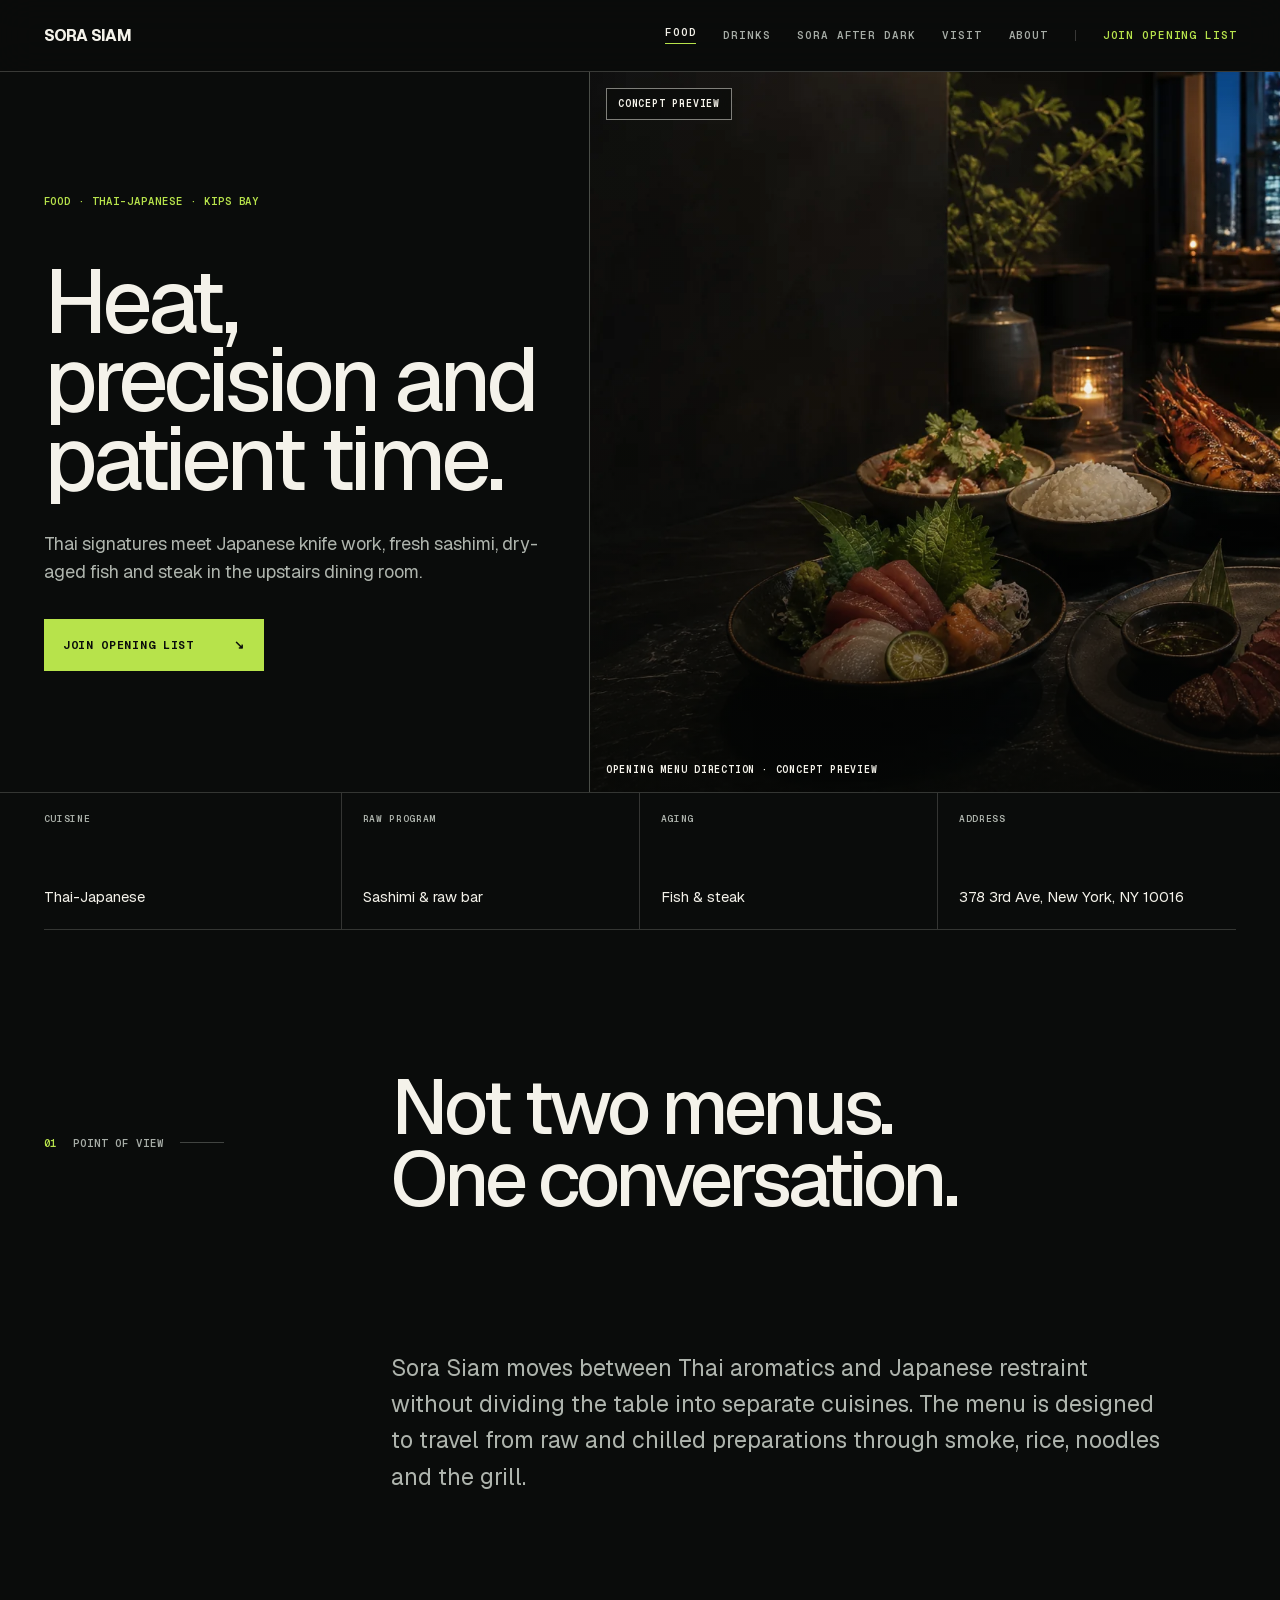
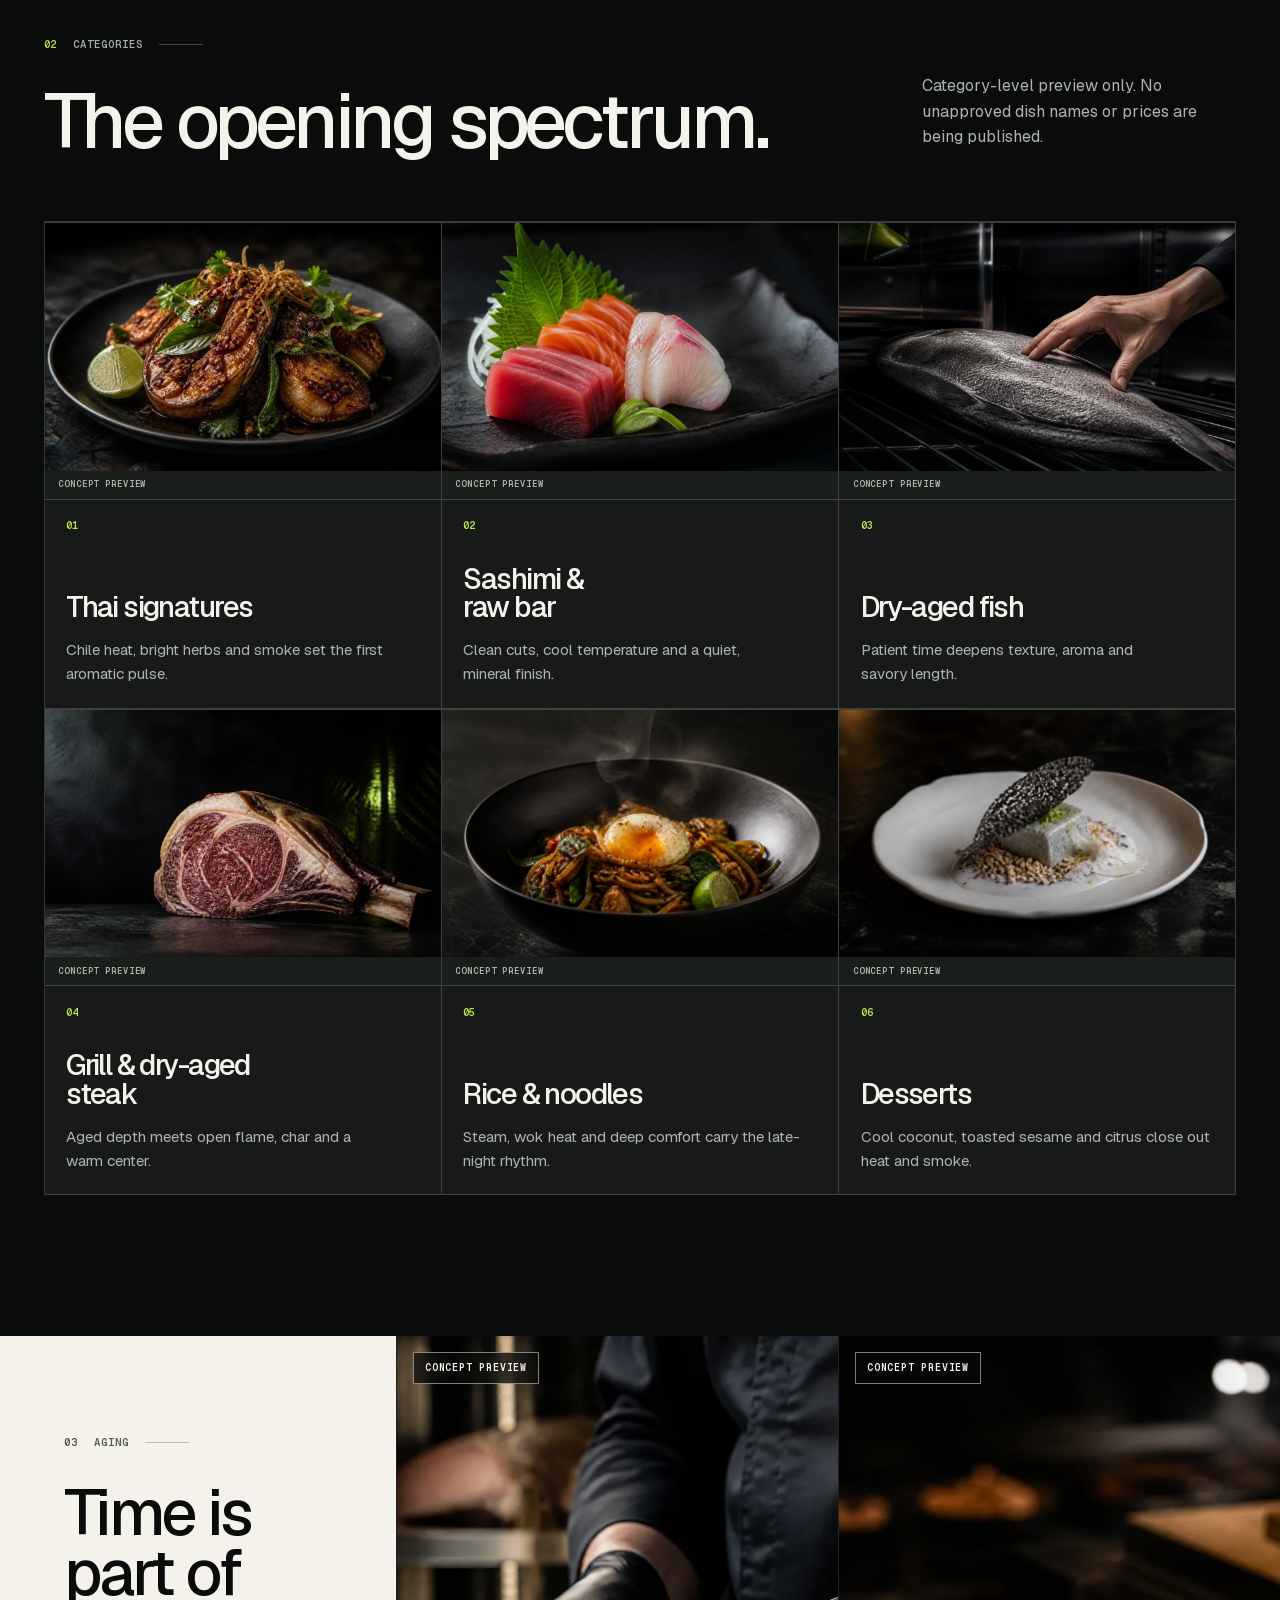
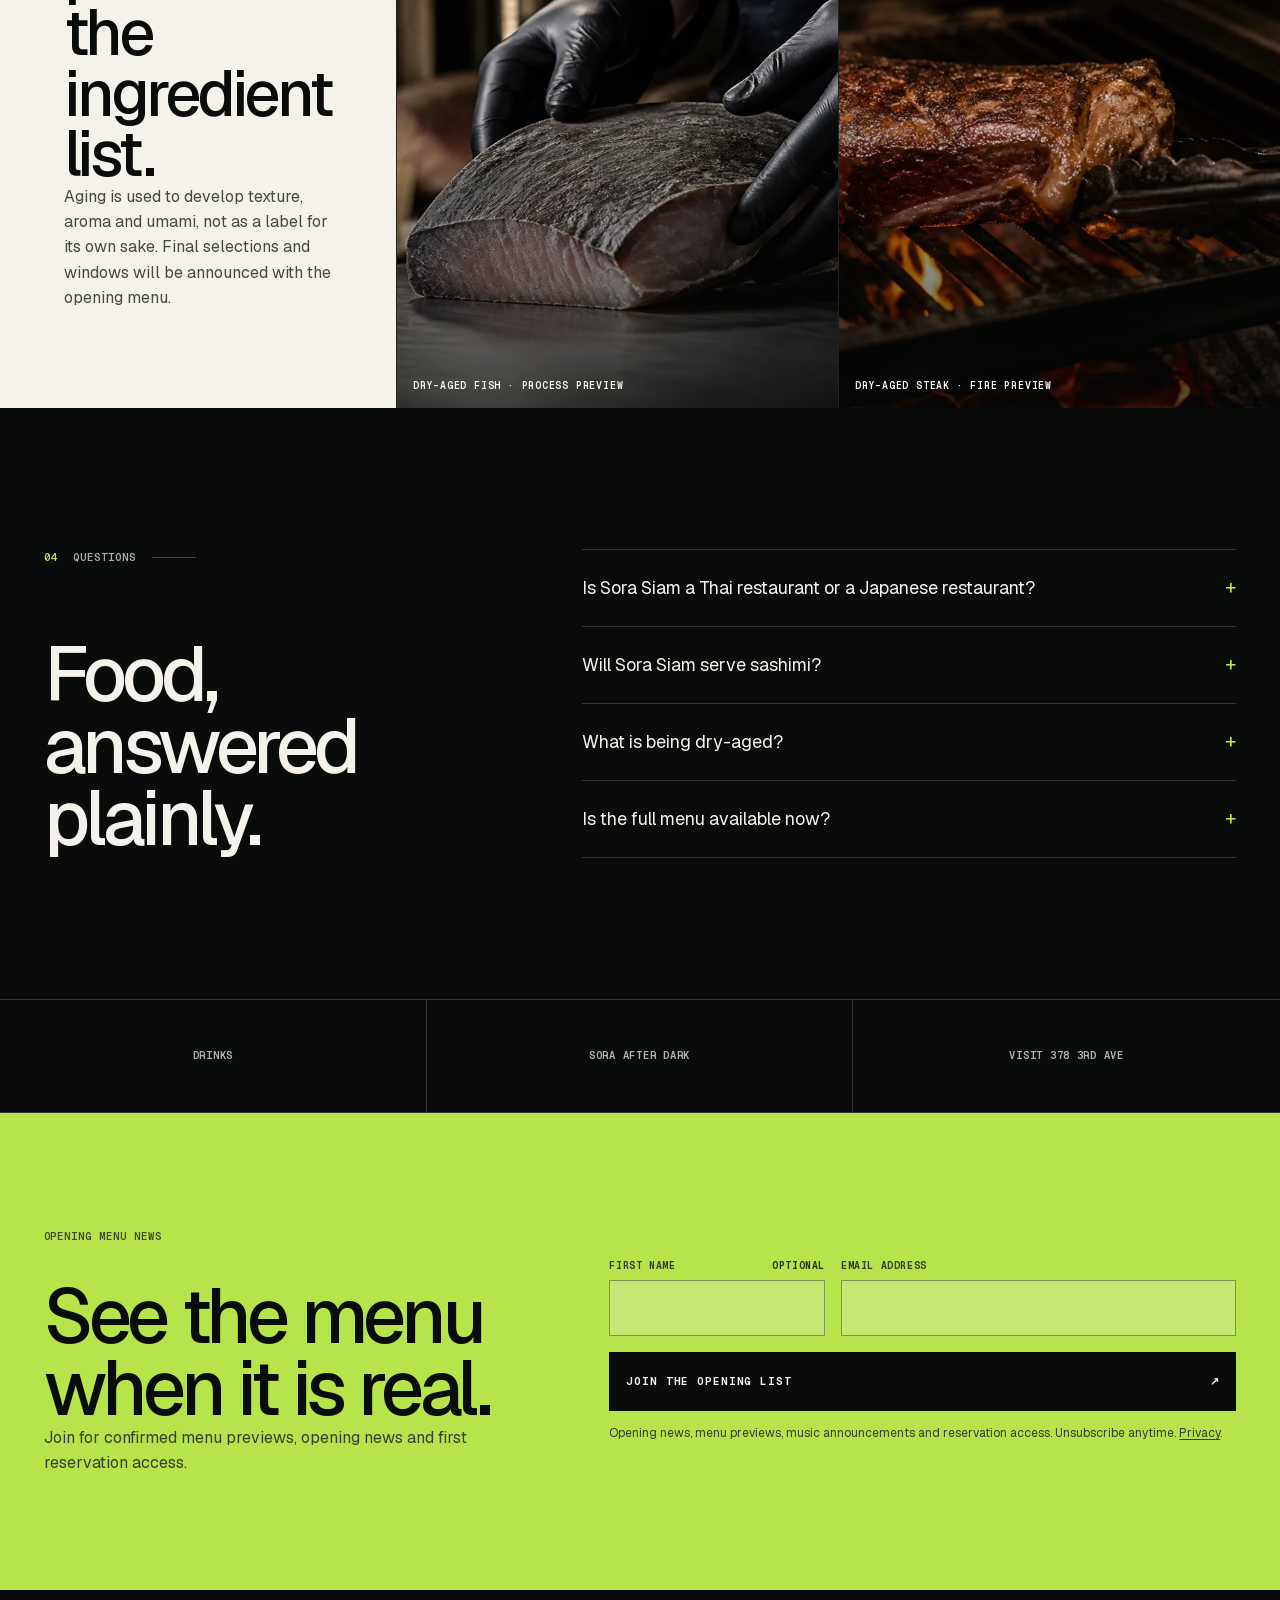
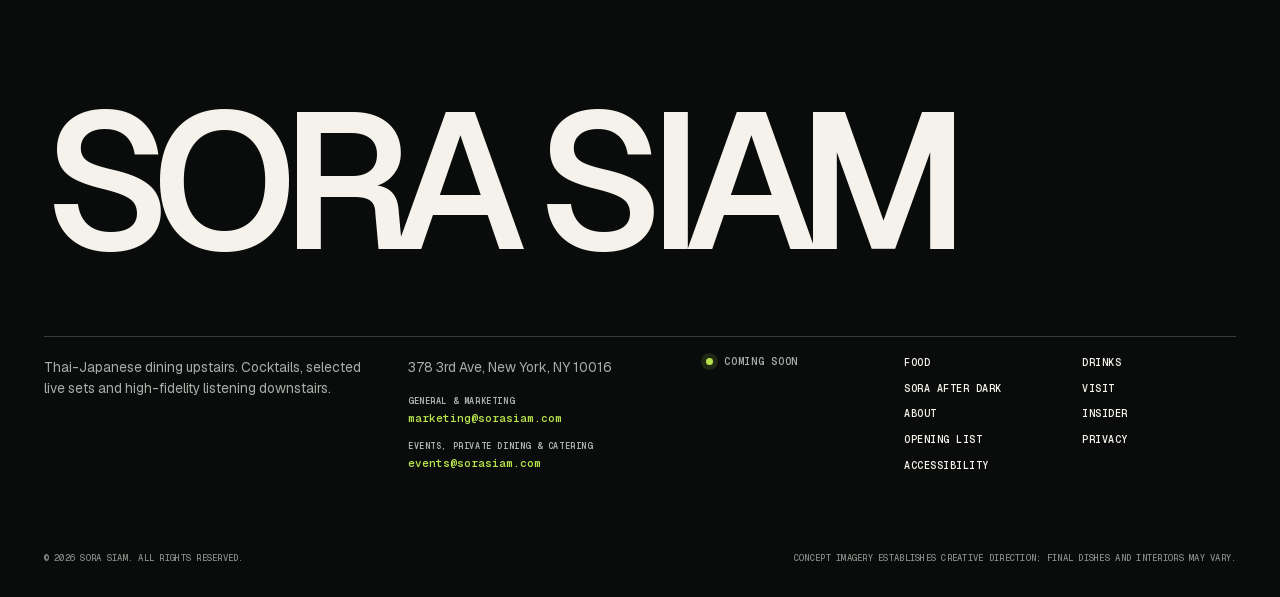
<file: food/index.html>
<!DOCTYPE html><html lang="en" data-scroll-behavior="smooth" class="geist_deef94d5-module__Sms4YG__variable geist_mono_1bf8cbf6-module__FlyLvG__variable"><head><meta charSet="utf-8"/><meta name="viewport" content="width=device-width, initial-scale=1"/><link rel="preload" href="/_next/static/media/797e433ab948586e-s.p.0r6juujl39pe6.woff2" as="font" crossorigin="" type="font/woff2"/><link rel="preload" href="/_next/static/media/caa3a2e1cccd8315-s.p.0wgildi0cnwt9.woff2" as="font" crossorigin="" type="font/woff2"/><link rel="preload" as="image" href="/images/food-hero.webp" fetchPriority="high"/><link rel="stylesheet" href="/_next/static/chunks/0i23px1qf48xs.css" data-precedence="next"/><link rel="preload" as="script" fetchPriority="low" href="/_next/static/chunks/3s6nzrbk-8mnv.js"/><script src="/_next/static/chunks/19mx3mg6lkumu.js" async=""></script><script src="/_next/static/chunks/227kwhsrjlnp4.js" async=""></script><script src="/_next/static/chunks/3tcwyjf3sdyt-.js" async=""></script><script src="/_next/static/chunks/turbopack-193tdqrugw4ny.js" async=""></script><script src="/_next/static/chunks/2ic3ez90hgzfx.js" async="" crossorigin=""></script><script src="/_next/static/chunks/3a2elxt1z644s.js" async="" crossorigin=""></script><meta name="theme-color" content="#0a0c0b"/><meta name="color-scheme" content="dark"/><title>Thai-Japanese Food in Kips Bay, NYC | Sora Siam</title><meta name="description" content="Explore the food direction at Sora Siam in Kips Bay: Thai signatures, sashimi and raw bar, dry-aged fish, dry-aged steak, rice, noodles and desserts."/><meta name="application-name" content="Sora Siam"/><meta name="author" content="Sora Siam"/><link rel="manifest" href="/manifest.webmanifest"/><meta name="keywords" content="Sora Siam,Thai Japanese restaurant NYC,Thai Japanese restaurant Kips Bay,fresh sashimi NYC,dry-aged fish NYC,dry-aged steak Manhattan,live music restaurant NYC,listening room Kips Bay,cocktail bar Kips Bay,378 3rd Ave restaurant"/><meta name="creator" content="Sora Siam"/><meta name="publisher" content="Sora Siam"/><meta name="robots" content="index, follow"/><meta name="googlebot" content="index, follow, max-video-preview:-1, max-image-preview:large, max-snippet:-1"/><meta name="category" content="restaurant"/><link rel="canonical" href="https://sorasiam.com/food/"/><meta name="msvalidate.01" content="3A000FE09B4CC087E43770D994781ED5"/><meta name="mobile-web-app-capable" content="yes"/><meta name="apple-mobile-web-app-title" content="Sora Siam"/><meta name="apple-mobile-web-app-status-bar-style" content="black-translucent"/><meta property="og:title" content="Thai-Japanese Food in Kips Bay, NYC | Sora Siam"/><meta property="og:description" content="Thai signatures, Japanese precision, fresh sashimi and patient aging at 378 3rd Ave in Kips Bay."/><meta property="og:url" content="https://sorasiam.com/food/"/><meta property="og:site_name" content="Sora Siam"/><meta property="og:locale" content="en_US"/><meta property="og:image" content="https://sorasiam.com/images/food-hero.jpg"/><meta property="og:image:width" content="1400"/><meta property="og:image:height" content="788"/><meta property="og:image:alt" content="Concept preview of Sora Siam&#x27;s Thai-Japanese food direction"/><meta property="og:type" content="website"/><meta name="twitter:card" content="summary_large_image"/><meta name="twitter:title" content="Thai-Japanese Food in Kips Bay, NYC | Sora Siam"/><meta name="twitter:description" content="Thai signatures, Japanese precision, fresh sashimi and patient aging at 378 3rd Ave in Kips Bay."/><meta name="twitter:image" content="https://sorasiam.com/images/food-hero.jpg"/><link rel="icon" href="/favicon.ico?favicon.2vob68tjqpejf.ico" sizes="256x256" type="image/x-icon"/><link rel="icon" href="/favicon.ico"/><link rel="apple-touch-icon" href="/apple-touch-icon.png"/><meta name="next-size-adjust" content=""/><script src="/_next/static/chunks/0cz1d0mv5g_q7.js" noModule=""></script></head><body><div hidden=""><!--$--><!--/$--></div><a class="skip-link" href="#main-content">Skip to content</a><header class="site-header"><a class="wordmark" aria-label="Sora Siam home" href="/">SORA SIAM</a><nav id="primary-navigation" class="main-nav " aria-label="Primary"><a aria-current="page" href="/food/">Food</a><a href="/drinks/">Drinks</a><a href="/music/">SORA After Dark</a><a href="/location/">Visit</a><a href="/about/">About</a><a class="nav-cta" href="/#opening-list">Join Opening List</a></nav><button class="menu-toggle" type="button" aria-label="Open navigation" aria-expanded="false" aria-controls="primary-navigation"><span aria-hidden="true"></span><span aria-hidden="true"></span></button></header><main id="main-content" class="v2-page v2-editorial"><section class="v2-editorial-hero" aria-labelledby="food-title"><div><p class="eyebrow">FOOD · THAI-JAPANESE · KIPS BAY</p><h1 id="food-title">Heat, precision and patient time.</h1><p>Thai signatures meet Japanese knife work, fresh sashimi, dry-aged fish and steak in the upstairs dining room.</p><a class="button button--primary" href="/#opening-list">Join opening list <span aria-hidden="true">↘</span></a></div><figure class="concept-image"><img alt="Concept preview of a Thai-Japanese dinner table with sashimi, charcoal seafood, rice and aged steak" fetchPriority="high" loading="eager" decoding="async" data-nimg="fill" style="position:absolute;height:100%;width:100%;left:0;top:0;right:0;bottom:0;object-position:50% 50%;color:transparent" src="/images/food-hero.webp"/><span class="concept-badge">Concept preview</span><figcaption>Opening menu direction · concept preview</figcaption></figure></section><section class="v2-fact-band" aria-label="Sora Siam food facts"><dl><div><dt>Cuisine</dt><dd>Thai-Japanese</dd></div><div><dt>Raw program</dt><dd>Sashimi &amp; raw bar</dd></div><div><dt>Aging</dt><dd>Fish &amp; steak</dd></div><div><dt>Address</dt><dd>378 3rd Ave, New York, NY 10016</dd></div></dl></section><section class="v2-editorial-intro v2-shell"><p class="section-mark"><span>01</span> Point of view</p><h2>Not two menus. One conversation.</h2><p>Sora Siam moves between Thai aromatics and Japanese restraint without dividing the table into separate cuisines. The menu is designed to travel from raw and chilled preparations through smoke, rice, noodles and the grill.</p></section><section class="v2-menu-categories v2-shell" aria-labelledby="food-categories-title"><div class="v2-section-heading v2-section-heading--split"><div><p class="section-mark"><span>02</span> Categories</p><h2 id="food-categories-title">The opening spectrum.</h2></div><p>Category-level preview only. No unapproved dish names or prices are being published.</p></div><div class="v2-category-list"><article class="v2-sensory-card"><figure class="v2-sensory-media"><div class="v2-sensory-frame"><img alt="Concept preview of Sora Siam&#x27;s Thai signature food direction with herbs and chile" loading="lazy" decoding="async" data-nimg="fill" style="position:absolute;height:100%;width:100%;left:0;top:0;right:0;bottom:0;object-position:50% 50%;color:transparent" src="/images/thai-signature.webp"/></div><figcaption>Concept preview</figcaption></figure><div class="v2-sensory-copy"><div class="v2-sensory-meta"><span>01</span></div><h3>Thai signatures</h3><p>Chile heat, bright herbs and smoke set the first aromatic pulse.</p></div></article><article class="v2-sensory-card"><figure class="v2-sensory-media"><div class="v2-sensory-frame"><img alt="Concept preview of the fresh sashimi and raw bar direction at Sora Siam" loading="lazy" decoding="async" data-nimg="fill" style="position:absolute;height:100%;width:100%;left:0;top:0;right:0;bottom:0;object-position:52% 48%;color:transparent" src="/images/sashimi.webp"/></div><figcaption>Concept preview</figcaption></figure><div class="v2-sensory-copy"><div class="v2-sensory-meta"><span>02</span></div><h3>Sashimi &amp; raw bar</h3><p>Clean cuts, cool temperature and a quiet, mineral finish.</p></div></article><article class="v2-sensory-card"><figure class="v2-sensory-media"><div class="v2-sensory-frame"><img alt="Concept preview of dry-aged fish prepared for the Sora Siam food program" loading="lazy" decoding="async" data-nimg="fill" style="position:absolute;height:100%;width:100%;left:0;top:0;right:0;bottom:0;object-position:50% 48%;color:transparent" src="/images/aged-fish.webp"/></div><figcaption>Concept preview</figcaption></figure><div class="v2-sensory-copy"><div class="v2-sensory-meta"><span>03</span></div><h3>Dry-aged fish</h3><p>Patient time deepens texture, aroma and savory length.</p></div></article><article class="v2-sensory-card"><figure class="v2-sensory-media"><div class="v2-sensory-frame"><img alt="Concept preview of dry-aged steak from the Sora Siam grill program" loading="lazy" decoding="async" data-nimg="fill" style="position:absolute;height:100%;width:100%;left:0;top:0;right:0;bottom:0;object-position:50% 50%;color:transparent" src="/images/aged-steak.webp"/></div><figcaption>Concept preview</figcaption></figure><div class="v2-sensory-copy"><div class="v2-sensory-meta"><span>04</span></div><h3>Grill &amp; dry-aged steak</h3><p>Aged depth meets open flame, char and a warm center.</p></div></article><article class="v2-sensory-card"><figure class="v2-sensory-media"><div class="v2-sensory-frame"><img alt="Concept preview of steaming noodles with Thai herbs, chile and lime" loading="lazy" decoding="async" data-nimg="fill" style="position:absolute;height:100%;width:100%;left:0;top:0;right:0;bottom:0;object-position:50% 48%;color:transparent" src="/images/food-rice-noodles.webp"/></div><figcaption>Concept preview</figcaption></figure><div class="v2-sensory-copy"><div class="v2-sensory-meta"><span>05</span></div><h3>Rice &amp; noodles</h3><p>Steam, wok heat and deep comfort carry the late-night rhythm.</p></div></article><article class="v2-sensory-card"><figure class="v2-sensory-media"><div class="v2-sensory-frame"><img alt="Concept preview of a restrained coconut, black sesame and citrus dessert" loading="lazy" decoding="async" data-nimg="fill" style="position:absolute;height:100%;width:100%;left:0;top:0;right:0;bottom:0;object-position:50% 50%;color:transparent" src="/images/food-dessert.webp"/></div><figcaption>Concept preview</figcaption></figure><div class="v2-sensory-copy"><div class="v2-sensory-meta"><span>06</span></div><h3>Desserts</h3><p>Cool coconut, toasted sesame and citrus close out heat and smoke.</p></div></article></div></section><section class="v2-aging-feature" aria-labelledby="aging-feature-title"><div><p class="section-mark"><span>03</span> Aging</p><h2 id="aging-feature-title">Time is part of the ingredient list.</h2><p>Aging is used to develop texture, aroma and umami, not as a label for its own sake. Final selections and windows will be announced with the opening menu.</p></div><figure class="concept-image"><img alt="Concept preview of a chef safely inspecting a dry-aged fish portion" loading="lazy" decoding="async" data-nimg="fill" style="position:absolute;height:100%;width:100%;left:0;top:0;right:0;bottom:0;object-position:50% 50%;color:transparent" src="/images/food-aging-fish.webp"/><span class="concept-badge">Concept preview</span><figcaption>Dry-aged fish · process preview</figcaption></figure><figure class="concept-image"><img alt="Concept preview of dry-aged steak searing over charcoal in a professional kitchen" loading="lazy" decoding="async" data-nimg="fill" style="position:absolute;height:100%;width:100%;left:0;top:0;right:0;bottom:0;object-position:50% 50%;color:transparent" src="/images/food-aging-steak.webp"/><span class="concept-badge">Concept preview</span><figcaption>Dry-aged steak · fire preview</figcaption></figure></section><section class="v2-faq v2-shell" aria-labelledby="food-faq-title"><div class="v2-section-heading"><p class="section-mark"><span>04</span> Questions</p><h2 id="food-faq-title">Food, answered plainly.</h2></div><div class="v2-faq-list"><details><summary>Is Sora Siam a Thai restaurant or a Japanese restaurant?<span aria-hidden="true">+</span></summary><p>Sora Siam is one Thai-Japanese restaurant, not two separate concepts. Thai flavor, Japanese precision and a shared focus on exact preparation shape the menu.</p></details><details><summary>Will Sora Siam serve sashimi?<span aria-hidden="true">+</span></summary><p>Yes. Fresh sashimi and raw preparations are part of the confirmed food direction. Exact fish and dishes have not been announced.</p></details><details><summary>What is being dry-aged?<span aria-hidden="true">+</span></summary><p>Dry-aged fish and dry-aged steak are both part of the planned program. Exact cuts, species and aging windows will be published with the approved menu.</p></details><details><summary>Is the full menu available now?<span aria-hidden="true">+</span></summary><p>Not yet. The categories shown here describe the opening direction; final dishes, names, prices and availability may change before opening.</p></details></div></section><nav class="v2-related-nav" aria-label="Explore Sora Siam"><a href="/drinks/">Drinks</a><a href="/music/">SORA After Dark</a><a href="/location/">Visit 378 3rd Ave</a></nav><section class="opening-list-section" id="opening-list" aria-labelledby="opening-list-title"><div class="opening-list-intro"><p class="eyebrow">OPENING MENU NEWS</p><h2 id="opening-list-title">See the menu when it is real.</h2><p>Join for confirmed menu previews, opening news and first reservation access.</p></div><form class="opening-list-form"><div class="opening-list-fields"><label><span>First name <small>optional</small></span><input type="text" autoComplete="given-name" maxLength="80" name="firstName"/></label><label class="opening-list-email"><span>Email address</span><input type="email" autoComplete="email" inputMode="email" maxLength="254" required="" name="email"/></label><label class="form-honeypot" hidden="">Website<input type="text" tabindex="-1" autoComplete="off" name="website"/></label><button type="submit">Join the opening list<span aria-hidden="true">↗</span></button></div><p class="opening-list-consent">Opening news, menu previews, music announcements and reservation access. Unsubscribe anytime. <a href="/privacy/">Privacy</a>.</p><p class="opening-list-message" role="status" aria-live="polite"></p></form></section></main><footer class="site-footer"><div class="footer-wordmark" aria-label="Sora Siam">SORA SIAM</div><div class="footer-grid"><p>Thai-Japanese dining upstairs. Cocktails, selected live sets and high-fidelity listening downstairs.</p><div class="footer-contact"><address>378 3rd Ave, New York, NY 10016</address><ul class="footer-email-list" aria-label="Sora Siam contact emails"><li><span>General &amp; marketing</span><a href="mailto:marketing@sorasiam.com">marketing@sorasiam.com</a></li><li><span>Events, private dining &amp; catering</span><a href="mailto:events@sorasiam.com">events@sorasiam.com</a></li></ul></div><p class="footer-status"><span></span> Coming soon</p><nav aria-label="Footer"><a href="/food/">Food</a><a href="/drinks/">Drinks</a><a href="/music/">SORA After Dark</a><a href="/location/">Visit</a><a href="/about/">About</a><a href="/insider/">Insider</a><a href="/#opening-list">Opening list</a><a href="/privacy/">Privacy</a><a href="/accessibility/">Accessibility</a></nav></div><div class="footer-legal"><p>© 2026 Sora Siam. All rights reserved.</p><p>Concept imagery establishes creative direction; final dishes and interiors may vary.</p></div></footer><script type="application/ld+json">{"@context":"https://schema.org","@graph":[{"@type":"Restaurant","@id":"https://sorasiam.com/#restaurant","name":"Sora Siam","url":"https://sorasiam.com","logo":{"@type":"ImageObject","url":"https://sorasiam.com/logo.png","width":256,"height":256},"slogan":"Thai heat. Japanese precision. Live sound.","disambiguatingDescription":"Forthcoming Thai-Japanese restaurant and listening room at 378 3rd Ave in Kips Bay, Manhattan.","description":"A forthcoming Thai-Japanese restaurant in Kips Bay with dining upstairs and cocktails, selected live sets and high-fidelity listening downstairs.","email":"marketing@sorasiam.com","contactPoint":[{"@type":"ContactPoint","contactType":"general inquiries and marketing","email":"marketing@sorasiam.com","availableLanguage":["English"]},{"@type":"ContactPoint","contactType":"events, private dining and catering","email":"events@sorasiam.com","availableLanguage":["English"]}],"mainEntityOfPage":{"@id":"https://sorasiam.com/#webpage"},"image":["https://sorasiam.com/restaurant-1x1.jpg","https://sorasiam.com/restaurant-4x3.jpg","https://sorasiam.com/images/hero.webp","https://sorasiam.com/images/thai-signature.webp","https://sorasiam.com/images/sashimi.webp","https://sorasiam.com/images/sound-room.webp"],"servesCuisine":["Thai","Japanese","Asian","Thai-Japanese fusion"],"hasMap":"https://www.google.com/maps/dir/?api=1&destination=378+3rd+Ave%2C+New+York%2C+NY+10016","address":{"@type":"PostalAddress","streetAddress":"378 3rd Ave","addressLocality":"New York","addressRegion":"NY","postalCode":"10016","addressCountry":"US"},"geo":{"@type":"GeoCoordinates","latitude":40.741663,"longitude":-73.981539},"containedInPlace":{"@type":"Place","name":"Kips Bay, Manhattan, New York City"},"additionalProperty":{"@type":"PropertyValue","name":"Opening status","value":"Coming soon; not open yet"},"amenityFeature":[{"@type":"LocationFeatureSpecification","name":"Live music on selected nights","value":true},{"@type":"LocationFeatureSpecification","name":"High-fidelity music listening","value":true}],"containsPlace":[{"@type":"Place","name":"Sora Siam Upstairs Dining Room","description":"Thai-Japanese dining, sashimi, aged cuts and bar service."},{"@type":"Place","name":"SORA After Dark","description":"Downstairs cocktails, selected live sets and high-fidelity listening."}]},{"@type":"WebSite","@id":"https://sorasiam.com/#website","url":"https://sorasiam.com","name":"Sora Siam","description":"Official site for Sora Siam Thai-Japanese dining and SORA After Dark in Kips Bay, Manhattan.","publisher":{"@id":"https://sorasiam.com/#restaurant"},"inLanguage":"en-US"},{"@type":"WebPage","@id":"https://sorasiam.com/food/#webpage","url":"https://sorasiam.com/food/","name":"Thai-Japanese Food in Kips Bay, NYC | Sora Siam","description":"The confirmed Sora Siam food direction includes Thai signatures, sashimi, raw preparations, dry-aged fish and steak in Kips Bay, Manhattan.","isPartOf":{"@id":"https://sorasiam.com/#website"},"about":{"@id":"https://sorasiam.com/#restaurant"},"mainEntity":{"@id":"https://sorasiam.com/#restaurant"},"publisher":{"@id":"https://sorasiam.com/#restaurant"},"breadcrumb":{"@id":"https://sorasiam.com/food/#breadcrumb"},"primaryImageOfPage":{"@type":"ImageObject","url":"https://sorasiam.com/images/food-hero.webp"},"dateModified":"2026-09-02","inLanguage":"en-US"},{"@type":"BreadcrumbList","@id":"https://sorasiam.com/food/#breadcrumb","itemListElement":[{"@type":"ListItem","position":1,"name":"Sora Siam","item":"https://sorasiam.com/"},{"@type":"ListItem","position":2,"name":"Food","item":"https://sorasiam.com/food/"}]},{"@type":"FAQPage","mainEntity":[{"@type":"Question","name":"Is Sora Siam a Thai restaurant or a Japanese restaurant?","acceptedAnswer":{"@type":"Answer","text":"Sora Siam is one Thai-Japanese restaurant, not two separate concepts. Thai flavor, Japanese precision and a shared focus on exact preparation shape the menu."}},{"@type":"Question","name":"Will Sora Siam serve sashimi?","acceptedAnswer":{"@type":"Answer","text":"Yes. Fresh sashimi and raw preparations are part of the confirmed food direction. Exact fish and dishes have not been announced."}},{"@type":"Question","name":"What is being dry-aged?","acceptedAnswer":{"@type":"Answer","text":"Dry-aged fish and dry-aged steak are both part of the planned program. Exact cuts, species and aging windows will be published with the approved menu."}},{"@type":"Question","name":"Is the full menu available now?","acceptedAnswer":{"@type":"Answer","text":"Not yet. The categories shown here describe the opening direction; final dishes, names, prices and availability may change before opening."}}]}]}</script><!--$--><!--/$--><nav class="mobile-action-bar" aria-label="Quick actions"><a href="/#opening-list">Opening list</a><a href="https://www.google.com/maps/dir/?api=1&amp;destination=378+3rd+Ave%2C+New+York%2C+NY+10016" target="_blank" rel="noreferrer">Directions ↗</a></nav><script src="/_next/static/chunks/3s6nzrbk-8mnv.js" id="_R_" async=""></script><script>(self.__next_f=self.__next_f||[]).push([0])</script><script>self.__next_f.push([1,"1:\"$Sreact.fragment\"\n2:I[39756,[\"/_next/static/chunks/2ic3ez90hgzfx.js\"],\"default\"]\n3:I[37457,[\"/_next/static/chunks/2ic3ez90hgzfx.js\"],\"default\"]\n4:I[22016,[\"/_next/static/chunks/2ic3ez90hgzfx.js\",\"/_next/static/chunks/3a2elxt1z644s.js\"],\"\"]\n5:I[94237,[\"/_next/static/chunks/2ic3ez90hgzfx.js\"],\"AnalyticsLink\"]\n6:I[94523,[\"/_next/static/chunks/2ic3ez90hgzfx.js\"],\"PageAnalytics\"]\n7:I[93963,[\"/_next/static/chunks/2ic3ez90hgzfx.js\",\"/_next/static/chunks/3a2elxt1z644s.js\"],\"Header\"]\n8:I[5500,[\"/_next/static/chunks/2ic3ez90hgzfx.js\",\"/_next/static/chunks/3a2elxt1z644s.js\"],\"Image\"]\n15:I[68027,[\"/_next/static/chunks/2ic3ez90hgzfx.js\"],\"default\",1]\n:HL[\"/_next/static/chunks/0i23px1qf48xs.css\",\"style\"]\n:HL[\"/_next/static/media/797e433ab948586e-s.p.0r6juujl39pe6.woff2\",\"font\",{\"crossOrigin\":\"\",\"type\":\"font/woff2\"}]\n:HL[\"/_next/static/media/caa3a2e1cccd8315-s.p.0wgildi0cnwt9.woff2\",\"font\",{\"crossOrigin\":\"\",\"type\":\"font/woff2\"}]\n13:X\n0:{\"P\":null,\"c\":[\"\",\"food\",\"\"],\"q\":\"\",\"i\":false,\"f\":[[[\"\",{\"children\":[\"food\",{\"children\":[\"__PAGE__\",{},\"$undefined\",\"$undefined\",4608]},\"$undefined\",\"$undefined\",4608]},\"$undefined\",\"$undefined\",4624],[[\"$\",\"$1\",\"c\",{\"children\":[[[\"$\",\"link\",\"0\",{\"rel\":\"stylesheet\",\"href\":\"/_next/static/chunks/0i23px1qf48xs.css\",\"precedence\":\"next\",\"crossOrigin\":\"$undefined\",\"nonce\":\"$undefined\"}],[\"$\",\"script\",\"script-0\",{\"src\":\"/_next/static/chunks/2ic3ez90hgzfx.js\",\"async\":true,\"nonce\":\"$undefined\"}]],[\"$\",\"html\",null,{\"lang\":\"en\",\"data-scroll-behavior\":\"smooth\",\"className\":\"geist_deef94d5-module__Sms4YG__variable geist_mono_1bf8cbf6-module__FlyLvG__variable\",\"children\":[\"$\",\"body\",null,{\"children\":[[\"$\",\"a\",null,{\"className\":\"skip-link\",\"href\":\"#main-content\",\"children\":\"Skip to content\"}],[\"$\",\"$L2\",null,{\"parallelRouterKey\":\"children\",\"error\":\"$undefined\",\"errorStyles\":\"$undefined\",\"errorScripts\":\"$undefined\",\"template\":[\"$\",\"$L3\",null,{}],\"templateStyles\":\"$undefined\",\"templateScripts\":\"$undefined\",\"notFound\":[[\"$\",\"main\",null,{\"id\":\"main-content\",\"className\":\"not-found\",\"children\":[[\"$\",\"p\",null,{\"className\":\"eyebrow\",\"children\":\"404 · OFF MENU\"}],[\"$\",\"h1\",null,{\"children\":\"This course isn’t being served.\"}],[\"$\",\"$L4\",null,{\"className\":\"button button--primary\",\"href\":\"/\",\"children\":\"Return to Sora Siam\"}]]}],[]],\"forbidden\":\"$undefined\",\"unauthorized\":\"$undefined\"}],[\"$\",\"nav\",null,{\"className\":\"mobile-action-bar\",\"aria-label\":\"Quick actions\",\"children\":[[\"$\",\"$L5\",null,{\"href\":\"/#opening-list\",\"event\":\"opening_list_view\",\"children\":\"Opening list\"}],[\"$\",\"$L5\",null,{\"href\":\"https://www.google.com/maps/dir/?api=1\u0026destination=378+3rd+Ave%2C+New+York%2C+NY+10016\",\"event\":\"directions_click\",\"external\":true,\"target\":\"_blank\",\"rel\":\"noreferrer\",\"children\":\"Directions ↗\"}]]}],[\"$\",\"$L6\",null,{}]]}]}]]}],{\"children\":[[\"$\",\"$1\",\"c\",{\"children\":[null,[\"$\",\"$L2\",null,{\"parallelRouterKey\":\"children\",\"error\":\"$undefined\",\"errorStyles\":\"$undefined\",\"errorScripts\":\"$undefined\",\"template\":[\"$\",\"$L3\",null,{}],\"templateStyles\":\"$undefined\",\"templateScripts\":\"$undefined\",\"notFound\":\"$undefined\",\"forbidden\":\"$undefined\",\"unauthorized\":\"$undefined\"}]]}],{\"children\":[[\"$\",\"$1\",\"c\",{\"children\":[[[\"$\",\"$L7\",null,{}],[\"$\",\"main\",null,{\"id\":\"main-content\",\"className\":\"v2-page v2-editorial\",\"children\":[[\"$\",\"section\",null,{\"className\":\"v2-editorial-hero\",\"aria-labelledby\":\"food-title\",\"children\":[[\"$\",\"div\",null,{\"children\":[[\"$\",\"p\",null,{\"className\":\"eyebrow\",\"children\":\"FOOD · THAI-JAPANESE · KIPS BAY\"}],[\"$\",\"h1\",null,{\"id\":\"food-title\",\"children\":\"Heat, precision and patient time.\"}],[\"$\",\"p\",null,{\"children\":\"Thai signatures meet Japanese knife work, fresh sashimi, dry-aged fish and steak in the upstairs dining room.\"}],[\"$\",\"$L4\",null,{\"className\":\"button button--primary\",\"href\":\"/#opening-list\",\"children\":[\"Join opening list \",[\"$\",\"span\",null,{\"aria-hidden\":\"true\",\"children\":\"↘\"}]]}]]}],[\"$\",\"figure\",null,{\"className\":\"concept-image\",\"children\":[[\"$\",\"$L8\",null,{\"src\":\"/images/food-hero.webp\",\"alt\":\"Concept preview of a Thai-Japanese dinner table with sashimi, charcoal seafood, rice and aged steak\",\"fill\":true,\"fetchPriority\":\"high\",\"loading\":\"eager\",\"sizes\":\"(max-width: 860px) 100vw, 54vw\",\"style\":{\"objectPosition\":\"50% 50%\"}}],[\"$\",\"span\",null,{\"className\":\"concept-badge\",\"children\":\"Concept preview\"}],[\"$\",\"figcaption\",null,{\"children\":\"Opening menu direction · concept preview\"}]]}]]}],[\"$\",\"section\",null,{\"className\":\"v2-fact-band\",\"aria-label\":\"Sora Siam food facts\",\"children\":[\"$\",\"dl\",null,{\"children\":[[\"$\",\"div\",null,{\"children\":[[\"$\",\"dt\",null,{\"children\":\"Cuisine\"}],[\"$\",\"dd\",null,{\"children\":\"Thai-Japanese\"}]]}],[\"$\",\"div\",null,{\"children\":[[\"$\",\"dt\",null,{\"children\":\"Raw program\"}],[\"$\",\"dd\",null,{\"children\":\"Sashimi \u0026 raw bar\"}]]}],[\"$\",\"div\",null,{\"children\":[[\"$\",\"dt\",null,{\"children\":\"Aging\"}],[\"$\",\"dd\",null,{\"children\":\"Fish \u0026 steak\"}]]}],[\"$\",\"div\",null,{\"children\":[[\"$\",\"dt\",null,{\"children\":\"Address\"}],[\"$\",\"dd\",null,{\"children\":\"378 3rd Ave, New York, NY 10016\"}]]}]]}]}],[\"$\",\"section\",null,{\"className\":\"v2-editorial-intro v2-shell\",\"children\":[[\"$\",\"p\",null,{\"className\":\"section-mark\",\"children\":[[\"$\",\"span\",null,{\"children\":\"01\"}],\" Point of view\"]}],[\"$\",\"h2\",null,{\"children\":\"Not two menus. One conversation.\"}],[\"$\",\"p\",null,{\"children\":\"Sora Siam moves between Thai aromatics and Japanese restraint without dividing the table into separate cuisines. The menu is designed to travel from raw and chilled preparations through smoke, rice, noodles and the grill.\"}]]}],[\"$\",\"section\",null,{\"className\":\"v2-menu-categories v2-shell\",\"aria-labelledby\":\"food-categories-title\",\"children\":[[\"$\",\"div\",null,{\"className\":\"v2-section-heading v2-section-heading--split\",\"children\":[[\"$\",\"div\",null,{\"children\":[[\"$\",\"p\",null,{\"className\":\"section-mark\",\"children\":[[\"$\",\"span\",null,{\"children\":\"02\"}],\" Categories\"]}],[\"$\",\"h2\",null,{\"id\":\"food-categories-title\",\"children\":\"The opening spectrum.\"}]]}],\"$L9\"]}],\"$La\"]}],\"$Lb\",\"$Lc\",\"$Ld\",\"$Le\"]}],\"$Lf\",\"$L10\"],[\"$L11\"],\"$L12\"]}],{},null,false,null]},null,false,\"$13\"]},null,false,null],\"$L14\",false]],\"m\":\"$undefined\",\"G\":[\"$15\",[\"$L16\"]],\"S\":true,\"h\":null,\"r\":\"$undefined\",\"s\":\"$undefined\",\"a\":\"$undefined\",\"l\":\"$undefined\",\"p\":\"$undefined\",\"d\":\"$undefined\",\"b\":\"oTyJbCTBeGeVZ-XpTAPSK\"}\n19:I[17656,[\"/_next/static/chunks/2ic3ez90hgzfx.js\",\"/_next/static/chunks/3a2elxt1z644s.js\"],\"WaitlistForm\"]\n1b:I[97367,[\"/_next/static/chunks/2ic3ez90hgzfx.js\"],\"OutletBoundary\"]\n1c:\"$Sreact.suspense\"\n1e:I[97367,[\"/_next/static/chunks/2ic3ez90hgzfx.js\"],\"ViewportBoundary\"]\n20:I[97367,[\"/_next/static/chunks/2ic3ez90hgzfx.js\"],\"MetadataBoundary\"]\n9:[\"$\",\"p\",null,{\"children\":\"Category-level preview only. No unapproved dish names or prices are being published.\"}]\na:[\"$\",\"div\",null,{\"className\":\"v2-category-list\",\"children\":[[\"$\",\"article\",\"Thai signatures\",{\"className\":\"v2-sensory-card\",\"children\":[[\"$\",\"figure\",null,{\"className\":\"v2-sensory-media\",\"children\":[[\"$\",\"div\",null,{\"className\":\"v2-sensory-frame\",\"children\":[\"$\",\"$L8\",null,{\"src\":\"/images/thai-signature.webp\",\"alt\":\"Concept preview of Sora Siam's Thai signature food direction with herbs and chile\",\"fill\":true,\"loading\":\"lazy\",\"sizes\":\"(max-width: 608px) 100vw, (max-width: 860px) 50vw, 33vw\",\"style\":{\"objectPosition\":\"50% 50%\"}}]}],[\"$\",\"figcaption\",null,{\"children\":\"Concept preview\"}]]}],[\"$\",\"div\",null,{\"className\":\"v2-sensory-copy\",\"children\":[[\"$\",\"div\",null,{\"className\":\"v2-sensory-meta\",\"children\":[[\"$\",\"span\",null,{\"children\":\"01\"}],\"$undefined\"]}],[\"$\",\"h3\",null,{\"children\":\"Thai signatures\"}],[\"$\",\"p\",null,{\"children\":\"Chile heat, bright herbs and smoke set the first aromatic pulse.\"}]]}]]}],[\"$\",\"article\",\"Sashimi \u0026 raw bar\",{\"className\":\"v2-sensory-card\",\"children\":[[\"$\",\"figure\",null,{\"className\":\"v2-sensory-media\",\"children\":[[\"$\",\"div\",null,{\"className\":\"v2-sensory-frame\",\"children\":[\"$\",\"$L8\",null,{\"src\":\"/images/sashimi.webp\",\"alt\":\"Concept preview of the fresh sashimi and raw bar direction at Sora Siam\",\"fill\":true,\"loading\":\"lazy\",\"sizes\":\"(max-width: 608px) 100vw, (max-width: 860px) 50vw, 33vw\",\"style\":{\"objectPosition\":\"52% 48%\"}}]}],[\"$\",\"figcaption\",null,{\"children\":\"Concept preview\"}]]}],[\"$\",\"div\",null,{\"className\":\"v2-sensory-copy\",\"children\":[[\"$\",\"div\",null,{\"className\":\"v2-sensory-meta\",\"children\":[[\"$\",\"span\",null,{\"children\":\"02\"}],\"$undefined\"]}],[\"$\",\"h3\",null,{\"children\":\"Sashimi \u0026 raw bar\"}],[\"$\",\"p\",null,{\"children\":\"Clean cuts, cool temperature and a quiet, mineral finish.\"}]]}]]}],[\"$\",\"article\",\"Dry-aged fish\",{\"className\":\"v2-sensory-card\",\"children\":[[\"$\",\"figure\",null,{\"className\":\"v2-sensory-media\",\"children\":[[\"$\",\"div\",null,{\"className\":\"v2-sensory-frame\",\"children\":[\"$\",\"$L8\",null,{\"src\":\"/images/aged-fish.webp\",\"alt\":\"Concept preview of dry-aged fish prepared for the Sora Siam food program\",\"fill\":true,\"loading\":\"lazy\",\"sizes\":\"(max-width: 608px) 100vw, (max-width: 860px) 50vw, 33vw\",\"style\":{\"objectPosition\":\"50% 48%\"}}]}],[\"$\",\"figcaption\",null,{\"children\":\"Concept preview\"}]]}],[\"$\",\"div\",null,{\"className\":\"v2-sensory-copy\",\"children\":[[\"$\",\"div\",null,{\"className\":\"v2-sensory-meta\",\"children\":[[\"$\",\"span\",null,{\"children\":\"03\"}],\"$undefined\"]}],[\"$\",\"h3\",null,{\"children\":\"Dry-aged fish\"}],[\"$\",\"p\",null,{\"children\":\"Patient time deepens texture, aroma and savory length.\"}]]}]]}],[\"$\",\"article\",\"Grill \u0026 dry-aged steak\",{\"className\":\"v2-sensory-card\",\"children\":[[\"$\",\"figure\",null,{\"className\":\"v2-sensory-media\",\"children\":[[\"$\",\"div\",null,{\"className\":\"v2-sensory-frame\",\"children\":[\"$\",\"$L8\",null,{\"src\":\"/images/aged-steak.webp\",\"alt\":\"Concept preview of dry-aged steak from the Sora Siam grill program\",\"fill\":true,\"loading\":\"lazy\",\"sizes\":\"(max-width: 608px) 100vw, (max-width: 860px) 50vw, 33vw\",\"style\":{\"objectPosition\":\"50% 50%\"}}]}],[\"$\",\"figcaption\",null,{\"children\":\"Concept preview\"}]]}],[\"$\",\"div\",null,{\"className\":\"v2-sensory-copy\",\"children\":[[\"$\",\"div\",null,{\"className\":\"v2-sensory-meta\",\"children\":[[\"$\",\"span\",null,{\"children\":\"04\"}],\"$undefined\"]}],[\"$\",\"h3\",null,{\"children\":\"Grill \u0026 dry-aged steak\"}],[\"$\",\"p\",null,{\"children\":\"Aged depth meets open flame, char and a warm center.\"}]]}]]}],[\"$\",\"article\",\"Rice \u0026 noodles\",{\"className\":\"v2-sensory-card\",\"children\":[[\"$\",\"figure\",null,{\"className\":\"v2-sensory-media\",\"children\":[[\"$\",\"div\",null,{\"className\":\"v2-sensory-frame\",\"children\":[\"$\",\"$L8\",null,{\"src\":\"/images/food-rice-noodles.webp\",\"alt\":\"Concept preview of steaming noodles with Thai herbs, chile and lime\",\"fill\":true,\"loading\":\"lazy\",\"sizes\":\"(max-width: 608px) 100vw, (max-width: 860px) 50vw, 33vw\",\"style\":{\"objectPosition\":\"50% 48%\"}}]}],[\"$\",\"figcaption\",null,{\"children\":\"Concept preview\"}]]}],[\"$\",\"div\",null,{\"className\":\"v2-sensory-copy\",\"children\":[[\"$\",\"div\",null,{\"className\":\"v2-sensory-meta\",\"children\":[[\"$\",\"span\",null,{\"children\":\"05\"}],\"$undefined\"]}],[\"$\",\"h3\",null,{\"children\":\"Rice \u0026 noodles\"}],[\"$\",\"p\",null,{\"children\":\"Steam, wok heat and deep comfort carry the late-night rhythm.\"}]]}]]}],[\"$\",\"article\",\"Desserts\",{\"className\":\"v2-sensory-card\",\"children\":[[\"$\",\"figure\",null,{\"className\":\"v2-sensory-media\",\"children\":[[\"$\",\"div\",null,{\"className\":\"v2-sensory-frame\",\"children\":[\"$\",\"$L8\",null,{\"src\":\"/images/food-dessert.webp\",\"alt\":\"Concept preview of a restrained coconut, black sesame and citrus dessert\",\"fill\":true,\"loading\":\"lazy\",\"sizes\":\"(max-width: 608px) 100vw, (max-width: 860px) 50vw, 33vw\",\"style\":{\"objectPosition\":\"50% 50%\"}}]}],\"$L17\"]}],\"$L18\"]}]]}]\nb:[\"$\",\"section\",null,{\"className\":\"v2-aging-feature\",\"aria-labelledby\":\"aging-feature-title\",\"children\":[[\"$\",\"div\",null,{\"children\":[[\"$\",\"p\",null,{\"className\":\"section-mark\",\"children\":[[\"$\",\"span\",null,{\"children\":\"03\"}],\" Aging\"]}],[\"$\",\"h2\",null,{\"id\":\"aging-feature-title\",\"children\":\"Time is part of the ingredient list.\"}],[\"$\",\"p\",null,{\"children\":\"Aging is used to develop texture, aroma and umami, not as a label for its own sake. Final selections and windows will be announced with the opening menu.\"}]]}],[\"$\",\"figure\",null,{\"className\":\"concept-image\",\"children\":[[\"$\",\"$L8\",null,{\"src\":\"/images/food-aging-fish.webp\",\"alt\":\"Concept preview of a chef safely inspecting a dry-aged fish portion\",\"fill\":true,\"fetchPriority\":\"$undefined\",\"loading\":\"lazy\",\"sizes\":\"(max-width: 608px) 100vw, 34vw\",\"style\":{\"objectPosition\":\"50% 50%\"}}],[\"$\",\"span\",null,{\"className\":\"concept-badge\",\"children\":\"Concept preview\"}],[\"$\",\"figcaption\",null,{\"children\":\"Dry-aged fish · process preview\"}]]}],[\"$\",\"figure\",null,{\"className\":\"concept-image\",\"children\":[[\"$\",\"$L8\",null,{\"src\":\"/images/food-aging-steak.webp\",\"alt\":\"Concept preview of dry-aged steak searing over charcoal in a professional kitchen\",\"fill\":true,\"fetchPriority\":\"$undefined\",\"loading\":\"lazy\",\"sizes\":\"(max-width: 608px) 100vw, 34vw\",\"style\":{\"objectPosition\":\"50% 50%\"}}],[\"$\",\"span\",null,{\"className\":\"concept-badge\",\"children\":\"Concept preview\"}],[\"$\",\"figcaption\",null,{\"children\":\"Dry-aged steak · fire preview\"}]]}]]}]\nc:[\"$\",\"section\",null,{\"className\":\"v2-faq v2-shell\",\"aria-labelledby\":\"food-faq-title\",\"children\":[[\"$\",\"div\",null,{\"className\":\"v2-section-heading\",\"children\":[[\"$\",\"p\",null,{\"className\":\"section-mark\",\"children\":[[\"$\",\"span\",null,{\"children\":\"04\"}],\" Questions\"]}],[\"$\",\"h2\",null,{\"id\":\"food-faq-title\",\"children\":\"Food, answered plainly.\"}]]}],[\"$\",\"div\",null,{\"className\":\"v2-faq-list\",\"children\":[[\"$\",\"details\",\"Is Sora Siam a Thai restaurant or a Japanese restaurant?\",{\"children\":[[\"$\",\"summary\",null,{\"children\":[\"Is Sora Siam a Thai restaurant or a Japanese restaurant?\",[\"$\",\"span\",null,{\"aria-hidden\":\"true\",\"children\":\"+\"}]]}],[\"$\",\"p\",null,{\"children\":\"Sora Siam is one Thai-Japanese restaurant, not two separate concepts. Thai flavor, Japanese precision and a shared focus on exact preparation shape the menu.\"}]]}],[\"$\",\"details\",\"Will Sora Siam serve sashimi?\",{\"children\":[[\"$\",\"summary\",null,{\"children\":[\"Will Sora Siam serve sashimi?\",[\"$\",\"span\",null,{\"aria-hidden\":\"true\",\"children\":\"+\"}]]}],[\"$\",\"p\",null,{\"children\":\"Yes. Fresh sashimi and raw preparations are part of the confirmed food direction. Exact fish and dishes have not been announced.\"}]]}],[\"$\",\"details\",\"What is being dry-aged?\",{\"children\":[[\"$\",\"summary\",null,{\"children\":[\"What is being dry-aged?\",[\"$\",\"span\",null,{\"aria-hidden\":\"true\",\"children\":\"+\"}]]}],[\"$\",\"p\",null,{\"children\":\"Dry-aged fish and dry-aged steak are both part of the planned program. Exact cuts, species and aging windows will be published with the approved menu.\"}]]}],[\"$\",\"details\",\"Is the full menu available now?\",{\"children\":[[\"$\",\"summary\",null,{\"children\":[\"Is the full menu available now?\",[\"$\",\"span\",null,{\"aria-hidden\":\"true\",\"children\":\"+\"}]]}],[\"$\",\"p\",null,{\"children\":\"Not yet. The categories shown here describe the opening direction; final dishes, names, prices and availability may change before opening.\"}]]}]]}]]}]\nd:[\"$\",\"nav\",null,{\"className\":\"v2-related-nav\",\"aria-label\":\"Explore Sora Siam\",\"children\":[[\"$\",\"$L4\",null,{\"href\":\"/drinks/\",\"children\":\"Drinks\"}],[\"$\",\"$L4\",null,{\"href\":\"/music/\",\"children\":\"SORA After Dark\"}],[\"$\",\"$L4\",null,{\"href\":\"/location/\",\"children\":\"Visit 378 3rd Ave\"}]]}]\ne:[\"$\",\"section\",null,{\"className\":\"opening-list-section\",\"id\":\"opening-list\",\"aria-labelledby\":\"opening-list-title\",\"children\":[[\"$\",\"div\",null,{\"className\":\"opening-list-intro\",\"children\":[[\"$\",\"p\",null,{\"className\":\"eyebrow\",\"children\":\"OPENING MENU NEWS\"}],[\"$\",\"h2\",null,{\"id\":\"opening-list-title\",\"children\":\"See the menu when it is real.\"}],[\"$\",\"p\",null,{\"children\":\"Join for confirmed menu previews, opening news and first reservation access.\"}]]}],[\"$\",\"$L19\",null,{}]]}]\nf:[\"$\",\"footer\",null,{\"className\":\"site-footer\",\"children\":[[\"$\",\"div\",null,{\"className\":\"footer-wordmark\",\"aria-label\":\"Sora Siam\",\"children\":\"SORA SIAM\"}],[\"$\",\"div\",null,{\"className\":\"footer-grid\",\"children\":[[\"$\",\"p\",null,{\"children\":\"Thai-Japanese dining upstairs. Cocktails, selected live sets and high-fidelity listening downstairs.\"}],[\"$\",\"div\",null,{\"className\":\"footer-contact\",\"children\":[[\"$\",\"address\",null,{\"children\":\"378 3rd Ave, New York, NY 10016\"}],[\"$\",\"ul\",null,{\"className\":\"footer-email-list\",\"aria-label\":\"Sora Siam contact emails\",\"children\":[[\"$\",\"li\",\"marketing@sorasiam.com\",{\"children\":[[\"$\",\"span\",null,{\"children\":\"General \u0026 marketing\"}],[\"$\",\"a\",null,{\"href\":\"mailto:marketing@sorasiam.com\",\"children\":\"marketing@sorasiam.com\"}]]}],[\"$\",\"li\",\"events@sorasiam.com\",{\"children\":[[\"$\",\"span\",null,{\"children\":\"Events, private dining \u0026 catering\"}],[\"$\",\"a\",null,{\"href\":\"mailto:events@sorasiam.com\",\"children\":\"events@sorasiam.com\"}]]}]]}]]}],[\"$\",\"p\",null,{\"className\":\"footer-status\",\"children\":[[\"$\",\"span\",null,{}],\" Coming soon\"]}],[\"$\",\"nav\",null,{\"aria-label\":\"Footer\",\"children\":[[\"$\",\"$L4\",null,{\"prefetch\":false,\"href\":\"/food/\",\"children\":\"Food\"}],[\"$\",\"$L4\",null,{\"prefetch\":false,\"href\":\"/drinks/\",\"children\":\"Drinks\"}],[\"$\",\"$L4\",null,{\"prefetch\":false,\"href\":\"/music/\",\"children\":\"SORA After Dark\"}],[\"$\",\"$L4\",null,{\"prefetch\":false,\"href\":\"/location/\",\"children\":\"Visit\"}],[\"$\",\"$L4\",null,{\"prefetch\":false,\"href\":\"/about/\",\"children\":\"About\"}],[\"$\",\"$L4\",null,{\"prefetch\":false,\"href\":\"/insider/\",\"children\":\"Insider\"}],[\"$\",\"$L4\",null,{\"prefetch\":false,\"href\":\"/#opening-list\",\"children\":\"Opening list\"}],[\"$\",\"$L4\",null,{\"prefetch\":false,\"href\":\"/privacy/\",\"children\":\"Privacy\"}],[\"$\",\"$L4\",null,{\"prefetch\":false,\"href\":\"/accessibility/\",\"children\":\"Accessibility\"}]]}]]}],[\"$\",\"div\",null,{\"className\":\"footer-legal\",\"children\":[[\"$\",\"p\",null,{\"children\":\"© 2026 Sora Siam. All rights reserved.\"}],[\"$\",\"p\",null,{\"children\":\"Concept imagery establishes creative direction; final dishes and interiors may vary.\"}]]}]]}]\n1a:T1234,{\"@context\":\"https://schema.org\",\"@graph\":[{\"@type\":\"Restaurant\",\"@id\":\"https://sorasiam.com/#restaurant\",\"name\":\"Sora Siam\",\"url\":\"https://sorasiam.com\",\"logo\":{\"@type\":\"ImageObject\",\"url\":\"https://sorasiam.com/logo.png\",\"width\":256,\"height\":256},\"slogan\":\"Thai heat. Japanese precision. Live sound.\",\"disambiguatingDescription\":\"Forthcoming Thai-Japanese restaurant and listening room at 378 3rd Ave in Kips Bay, Manhattan.\",\"description\":\"A forthcoming Thai-Japanese restaurant in Kips Bay with dining upstairs and cocktails, selected live sets and high-fidelity listening downstairs.\",\"email\":\"marketing@sorasiam.com\",\"contactPoint\":[{\"@type\":\"ContactPoint\",\"contactType\":\"general inquiries and marketing\",\"email\":\"marketing@sorasiam.com\",\"availableLanguage\":[\"English\"]},{\"@type\":\"ContactPoint\",\"contactType\":\"events, private dining and catering\",\"email\":\"events@sorasiam.com\",\"availableLanguage\":[\"English\"]}],\"mainEntityOfPage\":{\"@id\":\"https://sorasiam.com/#webpage\"},\"image\":[\"https://sorasiam.com/restaurant-1x1.jpg\",\"https://sorasiam.com/restaurant-4x3.jpg\",\"https://sorasiam.com/images/hero.webp\",\"https://sorasiam.com/images/thai-signature.webp\",\"https://sorasiam.com/images/sashimi.webp\",\"https://sorasiam.com/images/sound-room.webp\"],\"servesCuisine\":[\"Thai\",\"Japanese\",\"Asian\",\"Thai-Japanese fusion\"],\"hasMap\":\"https://www.google.com/maps/dir/?api=1\u0026destination=378+3rd+Ave%2C+New+York%2C+NY+10016\",\"address\":{\"@type\":\"PostalAddress\",\"streetAddress\":\"378 3rd Ave\",\"addressLocality\":\"New York\",\"addressRegion\":\"NY\",\"postalCode\":\"10016\",\"addressCountry\":\"US\"},\"geo\":{\"@type\":\"GeoCoordinates\",\"latitude\":40.741663,\"longitude\":-73.981539},\"containedInPlace\":{\"@type\":\"Place\",\"name\":\"Kips Bay, Manhattan, New York City\"},\"additionalProperty\":{\"@type\":\"PropertyValue\",\"name\":\"Opening status\",\"value\":\"Coming soon; not open yet\"},\"amenityFeature\":[{\"@type\":\"LocationFeatureSpecification\",\"name\":\"Live music on selected nights\",\"value\":true},{\"@type\":\"LocationFeatureSpecification\",\"name\":\"High-fidelity music listening\",\"value\":true}],\"containsPlace\":[{\"@type\":\"Place\",\"name\":\"Sora Siam Upstairs Dining Room\",\"description\":\"Thai-Japanese dining, sashimi, aged cuts and bar service.\"},{\"@type\":\"Place\",\"name\":\"SORA After Dark\",\"description\":\"Downstairs cocktails, selected live sets and high-fidelity listening.\"}]},{\"@type\":\"WebSite\",\"@id\":\"https://sorasiam.com/#website\",\"url\":\"https://sorasiam.com\",\"name\":\"Sora Siam\",\"description\":\"Official site for Sora Siam Thai-Japanese dining and SORA After Dark in Kips Bay, Manhattan.\",\"publisher\":{\"@id\":\"https://sorasiam.com/#restaurant\"},\"inLanguage\":\"en-US\"},{\"@type\":\"WebPage\",\"@id\":\"https://sorasiam.com/food/#webpage\",\"url\":\"https://sorasiam.com/food/\",\"name\":\"Thai-Japanese Food in Kips Bay, NYC | Sora Siam\",\"description\":\"The confirmed Sora Siam food direction includes Thai signatures, sashimi, raw preparations, dry-aged fish and steak in Kips Bay, Manhattan.\",\"isPartOf\":{\"@id\":\"https://sorasiam.com/#website\"},\"about\":{\"@id\":\"https://sorasiam.com/#restaurant\"},\"mainEntity\":{\"@id\":\"https://sorasiam.com/#restaurant\"},\"publisher\":{\"@id\":\"https://sorasiam.com/#restaurant\"},\"breadcrumb\":{\"@id\":\"https://sorasiam.com/food/#breadcrumb\"},\"primaryImageOfPage\":{\"@type\":\"ImageObject\",\"url\":\"https://sorasiam.com/images/food-hero.webp\"},\"dateModified\":\"2026-09-02\",\"inLanguage\":\"en-US\"},{\"@type\":\"BreadcrumbList\",\"@id\":\"https://sorasiam.com/food/#breadcrumb\",\"itemListElement\":[{\"@type\":\"ListItem\",\"position\":1,\"name\":\"Sora Siam\",\"item\":\"https://sorasiam.com/\"},{\"@type\":\"ListItem\",\"position\":2,\"name\":\"Food\",\"item\":\"https://sorasiam.com/food/\"}]},{\"@type\":\"FAQPage\",\"mainEntity\":[{\"@type\":\"Question\",\"name\":\"Is Sora Siam a Thai restaurant or a Japanese restaurant?\",\"acceptedAnswer\":{\"@type\":\"Answer\",\"text\":\"Sora Siam is one Thai-Japanese restaurant, not two separate concepts. Thai flavor, Japanese precision and a shared focus on exact preparation shape the menu.\"}},{\"@type\":\"Question\",\"name\":\"Will Sora Siam serve sashimi?\",\"acceptedAnswer\":{\"@type\":\"Answer\",\"text\":\"Yes. Fresh sashimi and raw preparations are part of the confirmed food direction. Exact fish and dishes have not been announced.\"}},{\"@type\":\"Question\",\"name\":\"What is being dry-aged?\",\"acceptedAnswer\":{\"@type\":\"Answer\",\"text\":\"Dry-aged fish and dry-aged steak are both part of the planned program. Exact cuts, species and aging windows will be published with the approved menu.\"}},{\"@type\":\"Question\",\"name\":\"Is the full menu available now?\",\"acceptedAnswer\":{\"@type\":\"Answer\",\"text\":\"Not yet. The categories shown here describe the opening direction; final dishes, names, prices and availability may change before opening.\"}}]}]}10:[\"$\",\"script\",null,{\"type\":\"application/ld+json\",\"dangerouslySetInnerHTML\":{\"__html\":\"$1a\"}}]\n11:[\"$\",\"script\",\"script-0\",{\"src\":\"/_next/static/chunks/3a2elxt1z644s.js\",\"async\":true,\"nonce\":\"$undefined\"}]\n12:[\"$\",\"$L1b\",null,{\"children\":[\"$\",\"$1c\",null,{\"name\":\"Next.MetadataOutlet\",\"children\":\"$@1d\"}]}]\n14:[\"$\",\"$1\",\"h\",{\"children\":[null,[\"$\",\"$L1e\",null,{\"children\":\"$L1f\"}],[\"$\",\"div\",null,{\"hidden\":true,\"children\":[\"$\",\"$L20\",null,{\"children\":[\"$\",\"$1c\",null,{\"name\":\"Next.Metadata\",\"children\":\"$L21\"}]}]}],[\"$\",\"meta\",null,{\"name\":\"next-size-adjust\",\"content\":\"\"}]]}]\n16:[\"$\",\"link\",\"0\",{\"rel\":\"stylesheet\",\"href\":\"/_next/static/chunks/0i23px1qf48xs.css\",\"precedence\":\"next\",\"crossOrigin\":\"$undefined\",\"nonce\":\"$undefined\"}]\n13:C\n17:[\"$\",\"figcaption\",null,{\"children\":\"Concept preview\"}]\n18:[\"$\",\"div\",null,{\"className\":\"v2-sensory-copy\",\"children\":[[\"$\",\"div\",null,{\"className\":\"v2-sensory-meta\",\"children\":[[\"$\",\"span\",null,{\"children\":\"06\"}],\"$undefined\"]}],[\"$\",\"h3\",null,{\"children\":\"Desserts\"}],[\"$\",\"p\",null,{\"children\":\"Cool coconut, toasted sesame and citrus close out heat and smoke.\"}]]}]\n1f:[[\"$\",\"meta\",\"0\",{\"charSet\":\"utf-8\"}],[\"$\",\"meta\",\"1\",{\"name\":\"viewport\",\"content\":\"width=device-width, initial-scale=1\"}],[\"$\",\"meta\",\"2\",{\"name\":\"theme-color\",\"content\":\"#0a0c0b\"}],[\"$\",\"meta\",\"3\",{\"name\":\"color-scheme\",\"content\":\"dark\"}]]\n22:I[27201,[\"/_next/static/chunks/2ic3ez90hgzfx.js\"],\"IconMark\"]\n1d:null\n21:[[\"$\",\"title\",\"0\",{\"children\":\"Thai-Japanese Food in Kips Bay, NYC | Sora Siam\"}],[\"$\",\"meta\",\"1\",{\"name\":\"description\",\"content\":\"Explore the food direction at Sora Siam in Kips Bay: Thai signatures, sashimi and raw bar, dry-aged fish, dry-aged steak, rice, noodles and desserts.\"}],[\"$\",\"meta\",\"2\",{\"name\":\"application-name\",\"content\":\"Sora Siam\"}],[\"$\",\"meta\",\"3\",{\"name\":\"author\",\"content\":\"Sora Siam\"}],[\"$\",\"link\",\"4\",{\"rel\":\"manifest\",\"href\":\"/manifest.webmanifest\",\"crossOrigin\":\"$undefined\"}],[\"$\",\"meta\",\"5\",{\"name\":\"keywords\",\"content\":\"Sora Siam,Thai Japanese restaurant NYC,Thai Japanese restaurant Kips Bay,fresh sashimi NYC,dry-aged fish NYC,dry-aged steak Manhattan,live music restaurant NYC,listening room Kips Bay,cocktail bar Kips Bay,378 3rd Ave restaurant\"}],[\"$\",\"meta\",\"6\",{\"name\":\"creator\",\"content\":\"Sora Siam\"}],[\"$\",\"meta\",\"7\",{\"name\":\"publisher\",\"content\":\"Sora Siam\"}],[\"$\",\"meta\",\"8\",{\"name\":\"robots\",\"content\":\"index, follow\"}],[\"$\",\"meta\",\"9\",{\"name\":\"googlebot\",\"content\":\"index, follow, max-video-preview:-1, max-image-preview:large, max-snippet:-1\"}],[\"$\",\"meta\",\"10\",{\"name\":\"category\",\"content\":\"restaurant\"}],[\"$\",\"link\",\"11\",{\"rel\":\"canonical\",\"href\":\"https://sorasiam.com/food/\"}],[\"$\",\"meta\",\"12\",{\"name\":\"msvalidate.01\",\"content\":\"3A000FE09B4CC087E43770D994781ED5\"}],[\"$\",\"meta\",\"13\",{\"name\":\"mobile-web-app-capable\",\"content\":\"yes\"}],[\"$\",\"meta\",\"14\",{\"name\":\"apple-mobile-web-app-title\",\"content\":\"Sora Siam\"}],[\"$\",\"meta\",\"15\",{\"name\":\"apple-mobile-web-app-status-bar-style\",\"content\":\"black-translucent\"}],[\"$\",\"meta\",\"16\",{\"property\":\"og:title\",\"content\":\"Thai-Japanese Food in Kips Bay, NYC | Sora Siam\"}],[\"$\",\"meta\",\"17\",{\"property\":\"og:description\",\"content\":\"Thai signatures, Japanese precision, fresh sashimi and patient aging at 378 3rd Ave in Kips Bay.\"}],[\"$\",\"meta\",\"18\",{\"property\":\"og:url\",\"content\":\"https://sorasiam.com/food/\"}],[\"$\",\"meta\",\"19\",{\"property\":\"og:site_name\",\"content\":\"Sora Siam\"}],[\"$\",\"meta\",\"20\",{\"property\":\"og:locale\",\"content\":\"en_US\"}],[\"$\",\"meta\",\"21\",{\"property\":\"og:image\",\"content\":\"https://sorasiam.com/images/food-hero.jpg\"}],[\"$\",\"meta\",\"22\",{\"property\":\"og:image:width\",\"content\":\"1400\"}],[\"$\",\"meta\",\"23\",{\"property\":\"og:image:height\",\"content\":\"788\"}],[\"$\",\"meta\",\"24\",{\"property\":\"og:image:alt\",\"content\":\"Concept preview of Sora Siam's Thai-Japanese food direction\"}],[\"$\",\"meta\",\"25\",{\"property\":\"og:type\",\"content\":\"website\"}],[\"$\",\"meta\",\"26\",{\"name\":\"twitter:card\",\"content\":\"summary_large_image\"}],[\"$\",\"meta\",\"27\",{\"name\":\"twitter:title\",\"content\":\"Thai-Japanese Food in Kips Bay, NYC | Sora Siam\"}],[\"$\",\"meta\",\"28\",{\"name\":\"twitter:description\",\"content\":\"Thai signatures, Japanese precision, fresh sashimi and patient aging at 378 3rd Ave in Kips Bay.\"}],[\"$\",\"meta\",\"29\",{\"name\":\"twitter:image\",\"content\":\"https://sorasiam.com/images/food-hero.jpg\"}],[\"$\",\"link\",\"30\",{\"rel\":\"icon\",\"href\":\"/favicon.ico?favicon.2vob68tjqpejf.ico\",\"sizes\":\"256x256\",\"type\":\"image/x-icon\"}],[\"$\",\"link\",\"31\",{\"rel\":\"icon\",\"href\":\"/favicon.ico\"}],[\"$\",\"link\",\"32\",{\"rel\":\"apple-touch-icon\",\"href\":\"/apple-touch-icon.png\"}],[\"$\",\"$L22\",\"33\",{}]]\n"])</script></body></html>
</file>
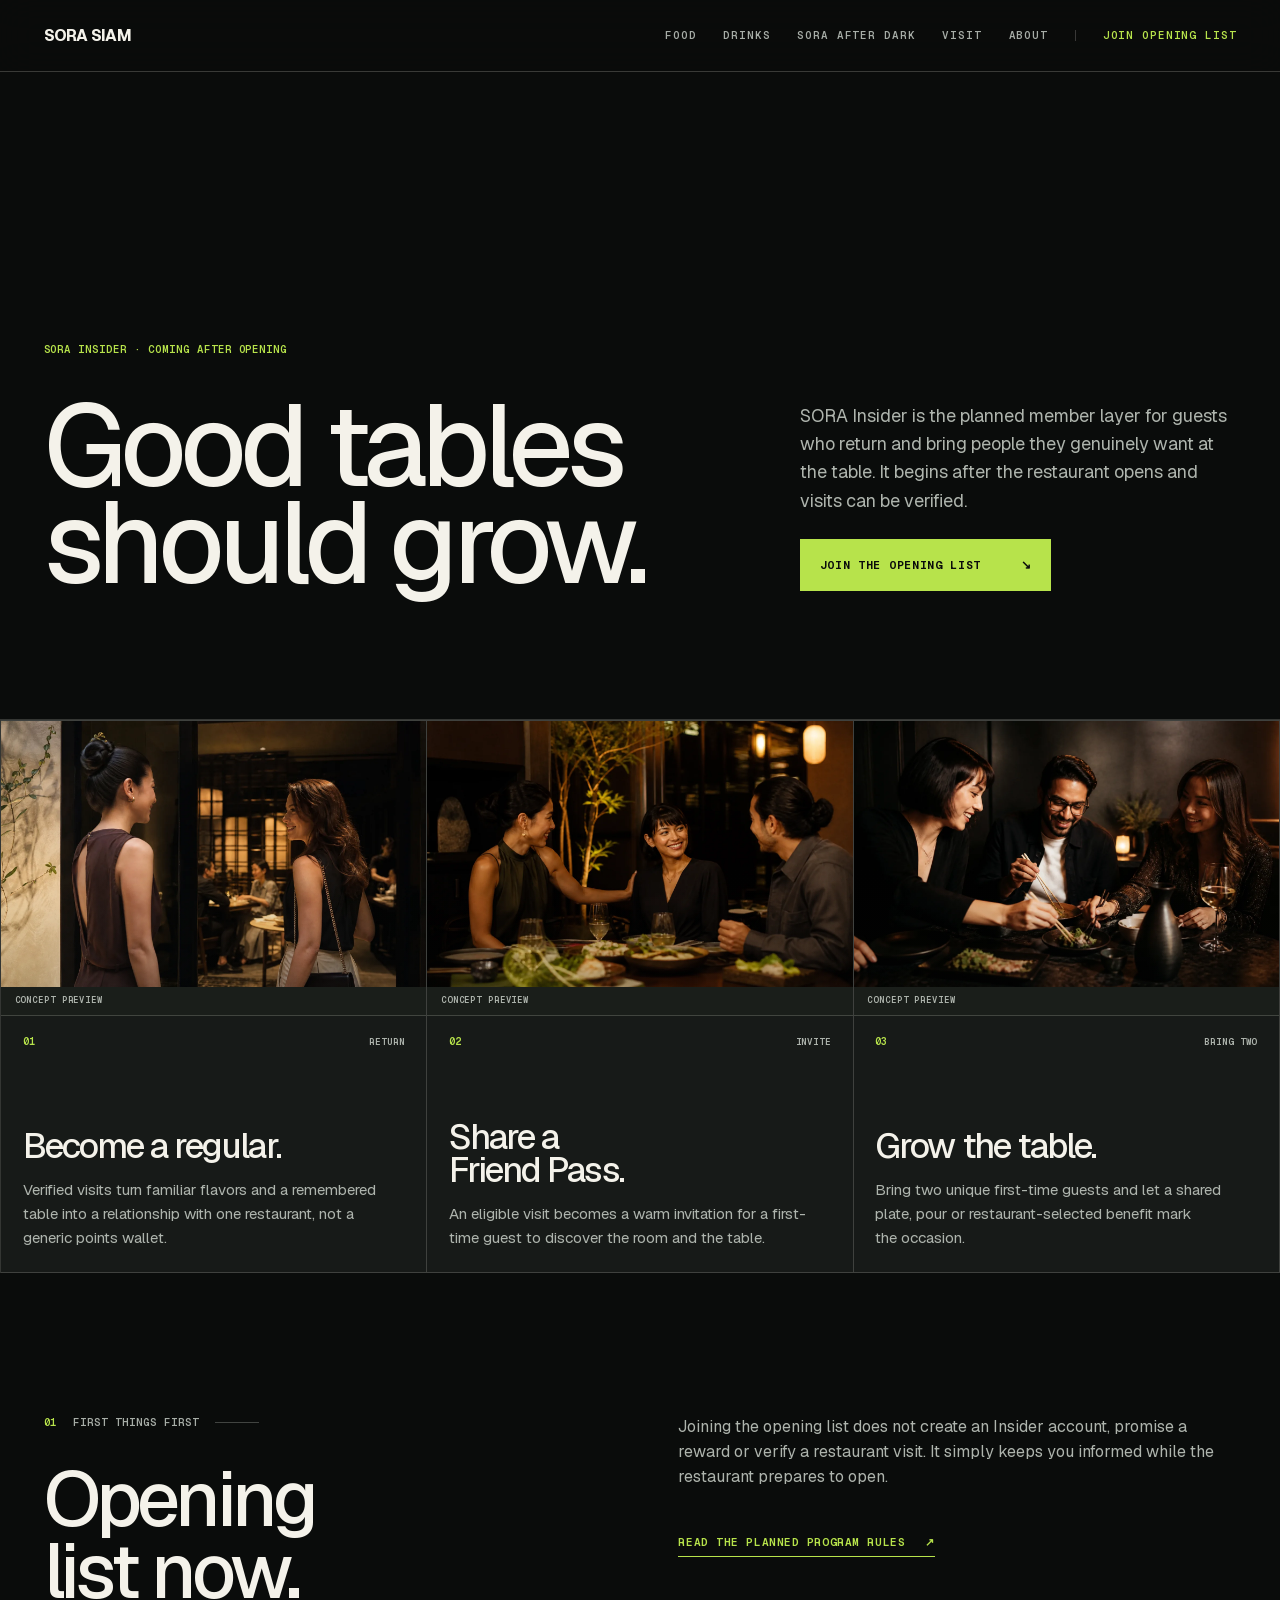
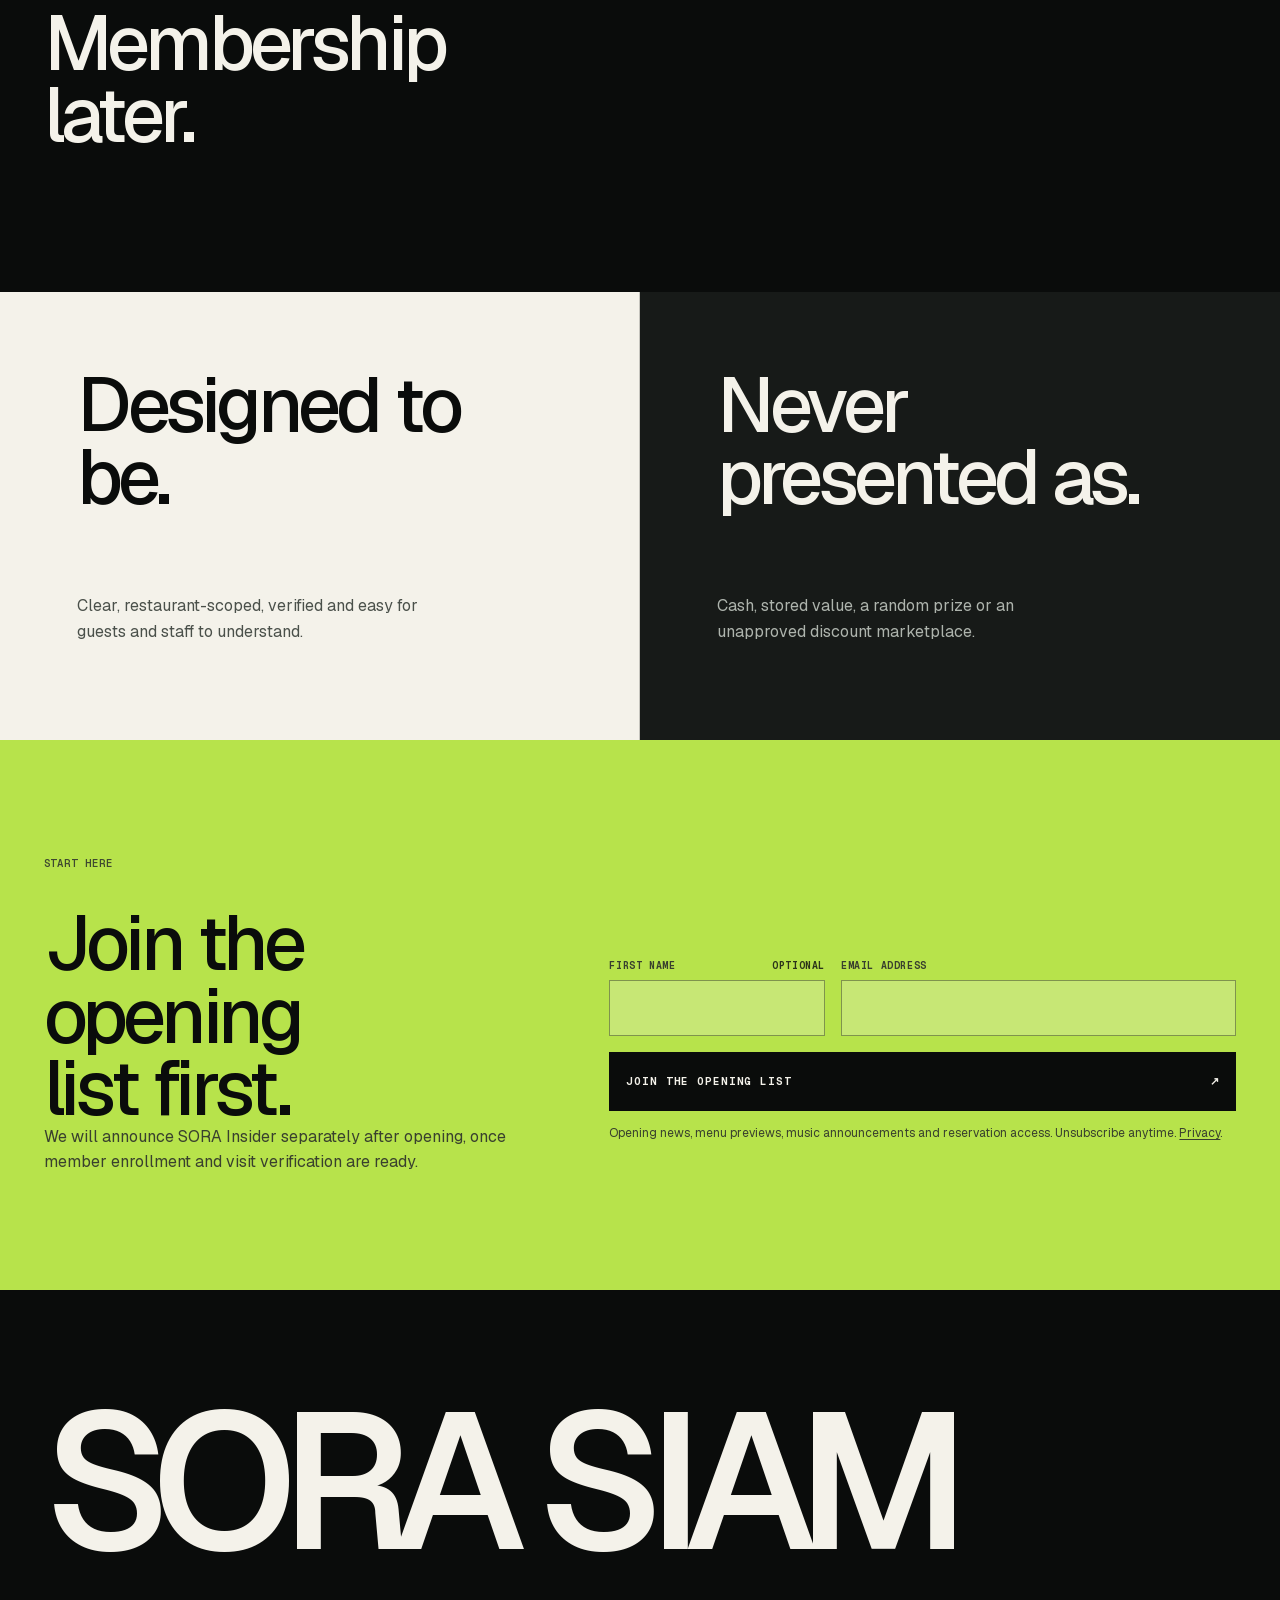
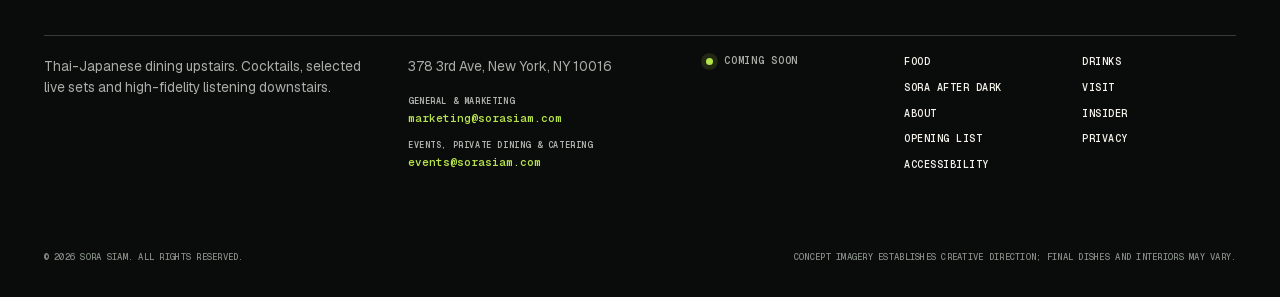
<file: insider/index.html>
<!DOCTYPE html><html lang="en" data-scroll-behavior="smooth" class="geist_deef94d5-module__Sms4YG__variable geist_mono_1bf8cbf6-module__FlyLvG__variable"><head><meta charSet="utf-8"/><meta name="viewport" content="width=device-width, initial-scale=1"/><link rel="preload" href="/_next/static/media/797e433ab948586e-s.p.0r6juujl39pe6.woff2" as="font" crossorigin="" type="font/woff2"/><link rel="preload" href="/_next/static/media/caa3a2e1cccd8315-s.p.0wgildi0cnwt9.woff2" as="font" crossorigin="" type="font/woff2"/><link rel="stylesheet" href="/_next/static/chunks/0i23px1qf48xs.css" data-precedence="next"/><link rel="preload" as="script" fetchPriority="low" href="/_next/static/chunks/3s6nzrbk-8mnv.js"/><script src="/_next/static/chunks/19mx3mg6lkumu.js" async=""></script><script src="/_next/static/chunks/227kwhsrjlnp4.js" async=""></script><script src="/_next/static/chunks/3tcwyjf3sdyt-.js" async=""></script><script src="/_next/static/chunks/turbopack-193tdqrugw4ny.js" async=""></script><script src="/_next/static/chunks/2ic3ez90hgzfx.js" async="" crossorigin=""></script><script src="/_next/static/chunks/3a2elxt1z644s.js" async="" crossorigin=""></script><meta name="theme-color" content="#0a0c0b"/><meta name="color-scheme" content="dark"/><title>SORA Insider | Return, Invite, Belong | Sora Siam</title><meta name="description" content="Preview SORA Insider, the planned post-opening member program for verified visits, Friend Pass invitations and Bring Two tables at Sora Siam."/><meta name="application-name" content="Sora Siam"/><meta name="author" content="Sora Siam"/><link rel="manifest" href="/manifest.webmanifest"/><meta name="keywords" content="Sora Siam,Thai Japanese restaurant NYC,Thai Japanese restaurant Kips Bay,fresh sashimi NYC,dry-aged fish NYC,dry-aged steak Manhattan,live music restaurant NYC,listening room Kips Bay,cocktail bar Kips Bay,378 3rd Ave restaurant"/><meta name="creator" content="Sora Siam"/><meta name="publisher" content="Sora Siam"/><meta name="robots" content="index, follow"/><meta name="googlebot" content="index, follow, max-video-preview:-1, max-image-preview:large, max-snippet:-1"/><meta name="category" content="restaurant"/><link rel="canonical" href="https://sorasiam.com/insider/"/><meta name="msvalidate.01" content="3A000FE09B4CC087E43770D994781ED5"/><meta name="mobile-web-app-capable" content="yes"/><meta name="apple-mobile-web-app-title" content="Sora Siam"/><meta name="apple-mobile-web-app-status-bar-style" content="black-translucent"/><meta property="og:title" content="SORA Insider | Sora Siam"/><meta property="og:description" content="A simple post-opening member program designed around returning, inviting friends and sharing the table."/><meta property="og:url" content="https://sorasiam.com/insider/"/><meta property="og:site_name" content="Sora Siam"/><meta property="og:locale" content="en_US"/><meta property="og:image" content="https://sorasiam.com/images/insider-bring-two.jpg"/><meta property="og:image:width" content="1400"/><meta property="og:image:height" content="788"/><meta property="og:image:alt" content="SORA Insider preview from Sora Siam"/><meta property="og:type" content="website"/><meta name="twitter:card" content="summary_large_image"/><meta name="twitter:title" content="SORA Insider | Sora Siam"/><meta name="twitter:description" content="A simple post-opening member program designed around returning, inviting friends and sharing the table."/><meta name="twitter:image" content="https://sorasiam.com/images/insider-bring-two.jpg"/><link rel="icon" href="/favicon.ico?favicon.2vob68tjqpejf.ico" sizes="256x256" type="image/x-icon"/><link rel="icon" href="/favicon.ico"/><link rel="apple-touch-icon" href="/apple-touch-icon.png"/><meta name="next-size-adjust" content=""/><script src="/_next/static/chunks/0cz1d0mv5g_q7.js" noModule=""></script></head><body><div hidden=""><!--$--><!--/$--></div><a class="skip-link" href="#main-content">Skip to content</a><header class="site-header"><a class="wordmark" aria-label="Sora Siam home" href="/">SORA SIAM</a><nav id="primary-navigation" class="main-nav " aria-label="Primary"><a href="/food/">Food</a><a href="/drinks/">Drinks</a><a href="/music/">SORA After Dark</a><a href="/location/">Visit</a><a href="/about/">About</a><a class="nav-cta" href="/#opening-list">Join Opening List</a></nav><button class="menu-toggle" type="button" aria-label="Open navigation" aria-expanded="false" aria-controls="primary-navigation"><span aria-hidden="true"></span><span aria-hidden="true"></span></button></header><main id="main-content" class="v2-page v2-insider-page"><section class="v2-insider-hero" aria-labelledby="insider-title"><div><p class="eyebrow">SORA INSIDER · COMING AFTER OPENING</p><h1 id="insider-title">Good tables should grow.</h1></div><div><p>SORA Insider is the planned member layer for guests who return and bring people they genuinely want at the table. It begins after the restaurant opens and visits can be verified.</p><a class="button button--primary" href="/#opening-list">Join the opening list <span aria-hidden="true">↘</span></a></div></section><section class="v2-insider-cards" aria-label="SORA Insider preview"><article class="v2-sensory-card"><figure class="v2-sensory-media"><div class="v2-sensory-frame"><img alt="Concept preview of a returning guest being welcomed at the restaurant entrance" loading="lazy" decoding="async" data-nimg="fill" style="position:absolute;height:100%;width:100%;left:0;top:0;right:0;bottom:0;object-position:50% 50%;color:transparent" src="/images/insider-return.webp"/></div><figcaption>Concept preview</figcaption></figure><div class="v2-sensory-copy"><div class="v2-sensory-meta"><span>01</span><span>Return</span></div><h2>Become a regular.</h2><p>Verified visits turn familiar flavors and a remembered table into a relationship with one restaurant, not a generic points wallet.</p></div></article><article class="v2-sensory-card"><figure class="v2-sensory-media"><div class="v2-sensory-frame"><img alt="Concept preview of friends being introduced over shared plates" loading="lazy" decoding="async" data-nimg="fill" style="position:absolute;height:100%;width:100%;left:0;top:0;right:0;bottom:0;object-position:50% 50%;color:transparent" src="/images/insider-friend-pass.webp"/></div><figcaption>Concept preview</figcaption></figure><div class="v2-sensory-copy"><div class="v2-sensory-meta"><span>02</span><span>Invite</span></div><h2>Share a Friend Pass.</h2><p>An eligible visit becomes a warm invitation for a first-time guest to discover the room and the table.</p></div></article><article class="v2-sensory-card"><figure class="v2-sensory-media"><div class="v2-sensory-frame"><img alt="Concept preview of three friends sharing plates, sake and wine" loading="lazy" decoding="async" data-nimg="fill" style="position:absolute;height:100%;width:100%;left:0;top:0;right:0;bottom:0;object-position:50% 50%;color:transparent" src="/images/insider-bring-two.webp"/></div><figcaption>Concept preview</figcaption></figure><div class="v2-sensory-copy"><div class="v2-sensory-meta"><span>03</span><span>Bring Two</span></div><h2>Grow the table.</h2><p>Bring two unique first-time guests and let a shared plate, pour or restaurant-selected benefit mark the occasion.</p></div></article></section><section class="v2-insider-note v2-shell"><div><p class="section-mark"><span>01</span> First things first</p><h2>Opening list now. Membership later.</h2></div><div><p>Joining the opening list does not create an Insider account, promise a reward or verify a restaurant visit. It simply keeps you informed while the restaurant prepares to open.</p><a class="section-link" href="/insider/rules/">Read the planned program rules <span aria-hidden="true">↗</span></a></div></section><section class="v2-insider-boundary"><div><h2>Designed to be.</h2><p>Clear, restaurant-scoped, verified and easy for guests and staff to understand.</p></div><div><h2>Never presented as.</h2><p>Cash, stored value, a random prize or an unapproved discount marketplace.</p></div></section><section class="opening-list-section" id="opening-list" aria-labelledby="opening-list-title"><div class="opening-list-intro"><p class="eyebrow">START HERE</p><h2 id="opening-list-title">Join the opening list first.</h2><p>We will announce SORA Insider separately after opening, once member enrollment and visit verification are ready.</p></div><form class="opening-list-form"><div class="opening-list-fields"><label><span>First name <small>optional</small></span><input type="text" autoComplete="given-name" maxLength="80" name="firstName"/></label><label class="opening-list-email"><span>Email address</span><input type="email" autoComplete="email" inputMode="email" maxLength="254" required="" name="email"/></label><label class="form-honeypot" hidden="">Website<input type="text" tabindex="-1" autoComplete="off" name="website"/></label><button type="submit">Join the opening list<span aria-hidden="true">↗</span></button></div><p class="opening-list-consent">Opening news, menu previews, music announcements and reservation access. Unsubscribe anytime. <a href="/privacy/">Privacy</a>.</p><p class="opening-list-message" role="status" aria-live="polite"></p></form></section></main><footer class="site-footer"><div class="footer-wordmark" aria-label="Sora Siam">SORA SIAM</div><div class="footer-grid"><p>Thai-Japanese dining upstairs. Cocktails, selected live sets and high-fidelity listening downstairs.</p><div class="footer-contact"><address>378 3rd Ave, New York, NY 10016</address><ul class="footer-email-list" aria-label="Sora Siam contact emails"><li><span>General &amp; marketing</span><a href="mailto:marketing@sorasiam.com">marketing@sorasiam.com</a></li><li><span>Events, private dining &amp; catering</span><a href="mailto:events@sorasiam.com">events@sorasiam.com</a></li></ul></div><p class="footer-status"><span></span> Coming soon</p><nav aria-label="Footer"><a href="/food/">Food</a><a href="/drinks/">Drinks</a><a href="/music/">SORA After Dark</a><a href="/location/">Visit</a><a href="/about/">About</a><a href="/insider/">Insider</a><a href="/#opening-list">Opening list</a><a href="/privacy/">Privacy</a><a href="/accessibility/">Accessibility</a></nav></div><div class="footer-legal"><p>© 2026 Sora Siam. All rights reserved.</p><p>Concept imagery establishes creative direction; final dishes and interiors may vary.</p></div></footer><!--$--><!--/$--><nav class="mobile-action-bar" aria-label="Quick actions"><a href="/#opening-list">Opening list</a><a href="https://www.google.com/maps/dir/?api=1&amp;destination=378+3rd+Ave%2C+New+York%2C+NY+10016" target="_blank" rel="noreferrer">Directions ↗</a></nav><script src="/_next/static/chunks/3s6nzrbk-8mnv.js" id="_R_" async=""></script><script>(self.__next_f=self.__next_f||[]).push([0])</script><script>self.__next_f.push([1,"1:\"$Sreact.fragment\"\n2:I[39756,[\"/_next/static/chunks/2ic3ez90hgzfx.js\"],\"default\"]\n3:I[37457,[\"/_next/static/chunks/2ic3ez90hgzfx.js\"],\"default\"]\n4:I[22016,[\"/_next/static/chunks/2ic3ez90hgzfx.js\",\"/_next/static/chunks/3a2elxt1z644s.js\"],\"\"]\n5:I[94237,[\"/_next/static/chunks/2ic3ez90hgzfx.js\"],\"AnalyticsLink\"]\n6:I[94523,[\"/_next/static/chunks/2ic3ez90hgzfx.js\"],\"PageAnalytics\"]\n7:I[93963,[\"/_next/static/chunks/2ic3ez90hgzfx.js\",\"/_next/static/chunks/3a2elxt1z644s.js\"],\"Header\"]\n8:I[5500,[\"/_next/static/chunks/2ic3ez90hgzfx.js\",\"/_next/static/chunks/3a2elxt1z644s.js\"],\"Image\"]\n12:I[68027,[\"/_next/static/chunks/2ic3ez90hgzfx.js\"],\"default\",1]\n:HL[\"/_next/static/chunks/0i23px1qf48xs.css\",\"style\"]\n:HL[\"/_next/static/media/797e433ab948586e-s.p.0r6juujl39pe6.woff2\",\"font\",{\"crossOrigin\":\"\",\"type\":\"font/woff2\"}]\n:HL[\"/_next/static/media/caa3a2e1cccd8315-s.p.0wgildi0cnwt9.woff2\",\"font\",{\"crossOrigin\":\"\",\"type\":\"font/woff2\"}]\n10:X\n0:{\"P\":null,\"c\":[\"\",\"insider\",\"\"],\"q\":\"\",\"i\":false,\"f\":[[[\"\",{\"children\":[\"insider\",{\"children\":[\"__PAGE__\",{},\"$undefined\",\"$undefined\",4608]},\"$undefined\",\"$undefined\",4608]},\"$undefined\",\"$undefined\",4624],[[\"$\",\"$1\",\"c\",{\"children\":[[[\"$\",\"link\",\"0\",{\"rel\":\"stylesheet\",\"href\":\"/_next/static/chunks/0i23px1qf48xs.css\",\"precedence\":\"next\",\"crossOrigin\":\"$undefined\",\"nonce\":\"$undefined\"}],[\"$\",\"script\",\"script-0\",{\"src\":\"/_next/static/chunks/2ic3ez90hgzfx.js\",\"async\":true,\"nonce\":\"$undefined\"}]],[\"$\",\"html\",null,{\"lang\":\"en\",\"data-scroll-behavior\":\"smooth\",\"className\":\"geist_deef94d5-module__Sms4YG__variable geist_mono_1bf8cbf6-module__FlyLvG__variable\",\"children\":[\"$\",\"body\",null,{\"children\":[[\"$\",\"a\",null,{\"className\":\"skip-link\",\"href\":\"#main-content\",\"children\":\"Skip to content\"}],[\"$\",\"$L2\",null,{\"parallelRouterKey\":\"children\",\"error\":\"$undefined\",\"errorStyles\":\"$undefined\",\"errorScripts\":\"$undefined\",\"template\":[\"$\",\"$L3\",null,{}],\"templateStyles\":\"$undefined\",\"templateScripts\":\"$undefined\",\"notFound\":[[\"$\",\"main\",null,{\"id\":\"main-content\",\"className\":\"not-found\",\"children\":[[\"$\",\"p\",null,{\"className\":\"eyebrow\",\"children\":\"404 · OFF MENU\"}],[\"$\",\"h1\",null,{\"children\":\"This course isn’t being served.\"}],[\"$\",\"$L4\",null,{\"className\":\"button button--primary\",\"href\":\"/\",\"children\":\"Return to Sora Siam\"}]]}],[]],\"forbidden\":\"$undefined\",\"unauthorized\":\"$undefined\"}],[\"$\",\"nav\",null,{\"className\":\"mobile-action-bar\",\"aria-label\":\"Quick actions\",\"children\":[[\"$\",\"$L5\",null,{\"href\":\"/#opening-list\",\"event\":\"opening_list_view\",\"children\":\"Opening list\"}],[\"$\",\"$L5\",null,{\"href\":\"https://www.google.com/maps/dir/?api=1\u0026destination=378+3rd+Ave%2C+New+York%2C+NY+10016\",\"event\":\"directions_click\",\"external\":true,\"target\":\"_blank\",\"rel\":\"noreferrer\",\"children\":\"Directions ↗\"}]]}],[\"$\",\"$L6\",null,{}]]}]}]]}],{\"children\":[[\"$\",\"$1\",\"c\",{\"children\":[null,[\"$\",\"$L2\",null,{\"parallelRouterKey\":\"children\",\"error\":\"$undefined\",\"errorStyles\":\"$undefined\",\"errorScripts\":\"$undefined\",\"template\":[\"$\",\"$L3\",null,{}],\"templateStyles\":\"$undefined\",\"templateScripts\":\"$undefined\",\"notFound\":\"$undefined\",\"forbidden\":\"$undefined\",\"unauthorized\":\"$undefined\"}]]}],{\"children\":[[\"$\",\"$1\",\"c\",{\"children\":[[[\"$\",\"$L7\",null,{}],[\"$\",\"main\",null,{\"id\":\"main-content\",\"className\":\"v2-page v2-insider-page\",\"children\":[[\"$\",\"section\",null,{\"className\":\"v2-insider-hero\",\"aria-labelledby\":\"insider-title\",\"children\":[[\"$\",\"div\",null,{\"children\":[[\"$\",\"p\",null,{\"className\":\"eyebrow\",\"children\":\"SORA INSIDER · COMING AFTER OPENING\"}],[\"$\",\"h1\",null,{\"id\":\"insider-title\",\"children\":\"Good tables should grow.\"}]]}],[\"$\",\"div\",null,{\"children\":[[\"$\",\"p\",null,{\"children\":\"SORA Insider is the planned member layer for guests who return and bring people they genuinely want at the table. It begins after the restaurant opens and visits can be verified.\"}],[\"$\",\"$L4\",null,{\"className\":\"button button--primary\",\"href\":\"/#opening-list\",\"children\":[\"Join the opening list \",[\"$\",\"span\",null,{\"aria-hidden\":\"true\",\"children\":\"↘\"}]]}]]}]]}],[\"$\",\"section\",null,{\"className\":\"v2-insider-cards\",\"aria-label\":\"SORA Insider preview\",\"children\":[[\"$\",\"article\",null,{\"className\":\"v2-sensory-card\",\"children\":[[\"$\",\"figure\",null,{\"className\":\"v2-sensory-media\",\"children\":[[\"$\",\"div\",null,{\"className\":\"v2-sensory-frame\",\"children\":[\"$\",\"$L8\",null,{\"src\":\"/images/insider-return.webp\",\"alt\":\"Concept preview of a returning guest being welcomed at the restaurant entrance\",\"fill\":true,\"loading\":\"lazy\",\"sizes\":\"(max-width: 608px) 100vw, (max-width: 860px) 50vw, 33vw\",\"style\":{\"objectPosition\":\"50% 50%\"}}]}],[\"$\",\"figcaption\",null,{\"children\":\"Concept preview\"}]]}],[\"$\",\"div\",null,{\"className\":\"v2-sensory-copy\",\"children\":[[\"$\",\"div\",null,{\"className\":\"v2-sensory-meta\",\"children\":[[\"$\",\"span\",null,{\"children\":\"01\"}],[\"$\",\"span\",null,{\"children\":\"Return\"}]]}],[\"$\",\"h2\",null,{\"children\":\"Become a regular.\"}],[\"$\",\"p\",null,{\"children\":\"Verified visits turn familiar flavors and a remembered table into a relationship with one restaurant, not a generic points wallet.\"}]]}]]}],[\"$\",\"article\",null,{\"className\":\"v2-sensory-card\",\"children\":[[\"$\",\"figure\",null,{\"className\":\"v2-sensory-media\",\"children\":[[\"$\",\"div\",null,{\"className\":\"v2-sensory-frame\",\"children\":[\"$\",\"$L8\",null,{\"src\":\"/images/insider-friend-pass.webp\",\"alt\":\"Concept preview of friends being introduced over shared plates\",\"fill\":true,\"loading\":\"lazy\",\"sizes\":\"(max-width: 608px) 100vw, (max-width: 860px) 50vw, 33vw\",\"style\":{\"objectPosition\":\"50% 50%\"}}]}],[\"$\",\"figcaption\",null,{\"children\":\"Concept preview\"}]]}],[\"$\",\"div\",null,{\"className\":\"v2-sensory-copy\",\"children\":[[\"$\",\"div\",null,{\"className\":\"v2-sensory-meta\",\"children\":[[\"$\",\"span\",null,{\"children\":\"02\"}],[\"$\",\"span\",null,{\"children\":\"Invite\"}]]}],[\"$\",\"h2\",null,{\"children\":\"Share a Friend Pass.\"}],[\"$\",\"p\",null,{\"children\":\"An eligible visit becomes a warm invitation for a first-time guest to discover the room and the table.\"}]]}]]}],\"$L9\"]}],\"$La\",\"$Lb\",\"$Lc\"]}],\"$Ld\"],[\"$Le\"],\"$Lf\"]}],{},null,false,null]},null,false,\"$10\"]},null,false,null],\"$L11\",false]],\"m\":\"$undefined\",\"G\":[\"$12\",[\"$L13\"]],\"S\":true,\"h\":null,\"r\":\"$undefined\",\"s\":\"$undefined\",\"a\":\"$undefined\",\"l\":\"$undefined\",\"p\":\"$undefined\",\"d\":\"$undefined\",\"b\":\"oTyJbCTBeGeVZ-XpTAPSK\"}\n14:I[17656,[\"/_next/static/chunks/2ic3ez90hgzfx.js\",\"/_next/static/chunks/3a2elxt1z644s.js\"],\"WaitlistForm\"]\n15:I[97367,[\"/_next/static/chunks/2ic3ez90hgzfx.js\"],\"OutletBoundary\"]\n16:\"$Sreact.suspense\"\n18:I[97367,[\"/_next/static/chunks/2ic3ez90hgzfx.js\"],\"ViewportBoundary\"]\n1a:I[97367,[\"/_next/static/chunks/2ic3ez90hgzfx.js\"],\"MetadataBoundary\"]\n9:[\"$\",\"article\",null,{\"className\":\"v2-sensory-card\",\"children\":[[\"$\",\"figure\",null,{\"className\":\"v2-sensory-media\",\"children\":[[\"$\",\"div\",null,{\"className\":\"v2-sensory-frame\",\"children\":[\"$\",\"$L8\",null,{\"src\":\"/images/insider-bring-two.webp\",\"alt\":\"Concept preview of three friends sharing plates, sake and wine\",\"fill\":true,\"loading\":\"lazy\",\"sizes\":\"(max-width: 608px) 100vw, (max-width: 860px) 50vw, 33vw\",\"style\":{\"objectPosition\":\"50% 50%\"}}]}],[\"$\",\"figcaption\",null,{\"children\":\"Concept preview\"}]]}],[\"$\",\"div\",null,{\"className\":\"v2-sensory-copy\",\"children\":[[\"$\",\"div\",null,{\"className\":\"v2-sensory-meta\",\"children\":[[\"$\",\"span\",null,{\"children\":\"03\"}],[\"$\",\"span\",null,{\"children\":\"Bring Two\"}]]}],[\"$\",\"h2\",null,{\"children\":\"Grow the table.\"}],[\"$\",\"p\",null,{\"children\":\"Bring two unique first-time guests and let a shared plate, pour or restaurant-selected benefit mark the occasion.\"}]]}]]}]\na:[\"$\",\"section\",null,{\"className\":\"v2-insider-note v2-shell\",\"children\":[[\"$\",\"div\",null,{\"children\":[[\"$\",\"p\",null,{\"className\":\"section-mark\",\"children\":[[\"$\",\"span\",null,{\"children\":\"01\"}],\" First things first\"]}],[\"$\",\"h2\",null,{\"children\":\"Opening list now. Membership later.\"}]]}],[\"$\",\"div\",null,{\"children\":[[\"$\",\"p\",null,{\"children\":\"Joining the opening list does not create an Insider account, promise a reward or verify a restaurant visit. It simply keeps you informed while the restaurant prepares to open.\"}],[\"$\",\"$L4\",null,{\"className\":\"section-link\",\"href\":\"/insider/rules/\",\"children\":[\"Read the planned program rules \",[\"$\",\"span\",null,{\"aria-hidden\":\"true\",\"children\":\"↗\"}]]}]]}]]}]\nb:[\"$\",\"section\",null,{\"className\":\"v2-insider-boundary\",\"children\":[[\"$\",\"div\",null,{\"children\":[[\"$\",\"h2\",null,{\"children\":\"Designed to be.\"}],[\"$\",\"p\",null,{\"children\":\"Clear, restaurant-scoped, verified and easy for guests and staff to understand.\"}]]}],[\"$\",\"div\",null,{\"children\":[[\"$\",\"h2\",null,{\"children\":\"Never presented as.\"}],[\"$\",\"p\",null,{\"children\":\"Cash, stored value, a random prize or an unapproved discount marketplace.\"}]]}]]}]\nc:[\"$\",\"section\",null,{\"className\":\"opening-list-section\",\"id\":\"opening-list\",\"aria-labelledby\":\"opening-list-title\",\"children\":[[\"$\",\"div\",null,{\"className\":\"opening-list-intro\",\"children\":[[\"$\",\"p\",null,{\"className\":\"eyebrow\",\"children\":\"START HERE\"}],[\"$\",\"h2\",null,{\"id\":\"opening-list-title\",\"children\":\"Join the opening list first.\"}],[\"$\",\"p\",null,{\"children\":\"We will announce SORA Insider separately after opening, once member enrollment and visit verification are ready.\"}]]}],[\"$\",\"$L14\",null,{}]]}]\nd:[\"$\",\"footer\",null,{\"className\":\"site-footer\",\"children\":[[\"$\",\"div\",null,{\"className\":\"footer-wordmark\",\"aria-label\":\"Sora Siam\",\"children\":\"SORA SIAM\"}],[\"$\",\"div\",null,{\"className\":\"footer-grid\",\"children\":[[\"$\",\"p\",null,{\"children\":\"Thai-Japanese dining upstairs. Cocktails, selected live sets and high-fidelity listening downstairs.\"}],[\"$\",\"div\",null,{\"className\":\"footer-contact\",\"children\":[[\"$\",\"address\",null,{\"children\":\"378 3rd Ave, New York, NY 10016\"}],[\"$\",\"ul\",null,{\"className\":\"footer-email-list\",\"aria-label\":\"Sora Siam contact emails\",\"children\":[[\"$\",\"li\",\"marketing@sorasiam.com\",{\"children\":[[\"$\",\"span\",null,{\"children\":\"General \u0026 marketing\"}],[\"$\",\"a\",null,{\"href\":\"mailto:marketing@sorasiam.com\",\"children\":\"marketing@sorasiam.com\"}]]}],[\"$\",\"li\",\"events@sorasiam.com\",{\"children\":[[\"$\",\"span\",null,{\"children\":\"Events, private dining \u0026 catering\"}],[\"$\",\"a\",null,{\"href\":\"mailto:events@sorasiam.com\",\"children\":\"events@sorasiam.com\"}]]}]]}]]}],[\"$\",\"p\",null,{\"className\":\"footer-status\",\"children\":[[\"$\",\"span\",null,{}],\" Coming soon\"]}],[\"$\",\"nav\",null,{\"aria-label\":\"Footer\",\"children\":[[\"$\",\"$L4\",null,{\"prefetch\":false,\"href\":\"/food/\",\"children\":\"Food\"}],[\"$\",\"$L4\",null,{\"prefetch\":false,\"href\":\"/drinks/\",\"children\":\"Drinks\"}],[\"$\",\"$L4\",null,{\"prefetch\":false,\"href\":\"/music/\",\"children\":\"SORA After Dark\"}],[\"$\",\"$L4\",null,{\"prefetch\":false,\"href\":\"/location/\",\"children\":\"Visit\"}],[\"$\",\"$L4\",null,{\"prefetch\":false,\"href\":\"/about/\",\"children\":\"About\"}],[\"$\",\"$L4\",null,{\"prefetch\":false,\"href\":\"/insider/\",\"children\":\"Insider\"}],[\"$\",\"$L4\",null,{\"prefetch\":false,\"href\":\"/#opening-list\",\"children\":\"Opening list\"}],[\"$\",\"$L4\",null,{\"prefetch\":false,\"href\":\"/privacy/\",\"children\":\"Privacy\"}],[\"$\",\"$L4\",null,{\"prefetch\":false,\"href\":\"/accessibility/\",\"children\":\"Accessibility\"}]]}]]}],[\"$\",\"div\",null,{\"className\":\"footer-legal\",\"children\":[[\"$\",\"p\",null,{\"children\":\"© 2026 Sora Siam. All rights reserved.\"}],[\"$\",\"p\",null,{\"children\":\"Concept imagery establishes creative direction; final dishes and interiors may vary.\"}]]}]]}]\ne:[\"$\",\"script\",\"script-0\",{\"src\":\"/_next/static/chunks/3a2elxt1z644s.js\",\"async\":true,\"nonce\":\"$undefined\"}]\nf:[\"$\",\"$L15\",null,{\"children\":[\"$\",\"$16\",null,{\"name\":\"Next.MetadataOutlet\",\"children\":\"$@17\"}]}]\n11:[\"$\",\"$1\",\"h\",{\"children\":[null,[\"$\",\"$L18\",null,{\"children\":\"$L19\"}],[\"$\",\"div\",null,{\"hidden\":true,\"children\":[\"$\",\"$L1a\",null,{\"children\":[\"$\",\"$16\",null,{\"name\":\"Next.Metadata\",\"children\":\"$L1b\"}]}]}],[\"$\",\"meta\",null,{\"name\":\"next-size-adjust\",\"content\":\"\"}]]}]\n13:[\"$\",\"link\",\"0\",{\"rel\":\"stylesheet\",\"href\":\"/_next/static/chunks/0i23px1qf48xs.css\",\"precedence\":\"next\",\"crossOrigin\":\"$undefined\",\"nonce\":\"$undefined\"}]\n10:C\n19:[[\"$\",\"meta\",\"0\",{\"charSet\":\"utf-8\"}],[\"$\",\"meta\",\"1\",{\"name\":\"viewport\",\"content\":\"width=device-width, initial-scale=1\"}],[\"$\",\"meta\",\"2\",{\"name\":\"theme-color\",\"content\":\"#0a0c0b\"}],[\"$\",\"meta\",\"3\",{\"name\":\"color-scheme\",\"content\":\"dark\"}]]\n1c:I[27201,[\"/_next/static/chunks/2ic3ez90hgzfx.js\"],\"IconMark\"]\n17:null\n1b:[[\"$\",\"title\",\"0\",{\"children\":\"SORA Insider | Return, Invite, Belong | Sora Siam\"}],[\"$\",\"meta\",\"1\",{\"name\":\"description\",\"content\":\"Preview SORA Insider, the planned post-opening member program for verified visits, Friend Pass invitations and Bring Two tables at Sora Siam.\"}],[\"$\",\"meta\",\"2\",{\"name\":\"application-name\",\"content\":\"Sora Siam\"}],[\"$\",\"meta\",\"3\",{\"name\":\"author\",\"content\":\"Sora Siam\"}],[\"$\",\"link\",\"4\",{\"rel\":\"manifest\",\"href\":\"/manifest.webmanifest\",\"crossOrigin\":\"$undefined\"}],[\"$\",\"meta\",\"5\",{\"name\":\"keywords\",\"content\":\"Sora Siam,Thai Japanese restaurant NYC,Thai Japanese restaurant Kips Bay,fresh sashimi NYC,dry-aged fish NYC,dry-aged steak Manhattan,live music restaurant NYC,listening room Kips Bay,cocktail bar Kips Bay,378 3rd Ave restaurant\"}],[\"$\",\"meta\",\"6\",{\"name\":\"creator\",\"content\":\"Sora Siam\"}],[\"$\",\"meta\",\"7\",{\"name\":\"publisher\",\"content\":\"Sora Siam\"}],[\"$\",\"meta\",\"8\",{\"name\":\"robots\",\"content\":\"index, follow\"}],[\"$\",\"meta\",\"9\",{\"name\":\"googlebot\",\"content\":\"index, follow, max-video-preview:-1, max-image-preview:large, max-snippet:-1\"}],[\"$\",\"meta\",\"10\",{\"name\":\"category\",\"content\":\"restaurant\"}],[\"$\",\"link\",\"11\",{\"rel\":\"canonical\",\"href\":\"https://sorasiam.com/insider/\"}],[\"$\",\"meta\",\"12\",{\"name\":\"msvalidate.01\",\"content\":\"3A000FE09B4CC087E43770D994781ED5\"}],[\"$\",\"meta\",\"13\",{\"name\":\"mobile-web-app-capable\",\"content\":\"yes\"}],[\"$\",\"meta\",\"14\",{\"name\":\"apple-mobile-web-app-title\",\"content\":\"Sora Siam\"}],[\"$\",\"meta\",\"15\",{\"name\":\"apple-mobile-web-app-status-bar-style\",\"content\":\"black-translucent\"}],[\"$\",\"meta\",\"16\",{\"property\":\"og:title\",\"content\":\"SORA Insider | Sora Siam\"}],[\"$\",\"meta\",\"17\",{\"property\":\"og:description\",\"content\":\"A simple post-opening member program designed around returning, inviting friends and sharing the table.\"}],[\"$\",\"meta\",\"18\",{\"property\":\"og:url\",\"content\":\"https://sorasiam.com/insider/\"}],[\"$\",\"meta\",\"19\",{\"property\":\"og:site_name\",\"content\":\"Sora Siam\"}],[\"$\",\"meta\",\"20\",{\"property\":\"og:locale\",\"content\":\"en_US\"}],[\"$\",\"meta\",\"21\",{\"property\":\"og:image\",\"content\":\"https://sorasiam.com/images/insider-bring-two.jpg\"}],[\"$\",\"meta\",\"22\",{\"property\":\"og:image:width\",\"content\":\"1400\"}],[\"$\",\"meta\",\"23\",{\"property\":\"og:image:height\",\"content\":\"788\"}],[\"$\",\"meta\",\"24\",{\"property\":\"og:image:alt\",\"content\":\"SORA Insider preview from Sora Siam\"}],[\"$\",\"meta\",\"25\",{\"property\":\"og:type\",\"content\":\"website\"}],[\"$\",\"meta\",\"26\",{\"name\":\"twitter:card\",\"content\":\"summary_large_image\"}],[\"$\",\"meta\",\"27\",{\"name\":\"twitter:title\",\"content\":\"SORA Insider | Sora Siam\"}],[\"$\",\"meta\",\"28\",{\"name\":\"twitter:description\",\"content\":\"A simple post-opening member program designed around returning, inviting friends and sharing the table.\"}],[\"$\",\"meta\",\"29\",{\"name\":\"twitter:image\",\"content\":\"https://sorasiam.com/images/insider-bring-two.jpg\"}],[\"$\",\"link\",\"30\",{\"rel\":\"icon\",\"href\":\"/favicon.ico?favicon.2vob68tjqpejf.ico\",\"sizes\":\"256x256\",\"type\":\"image/x-icon\"}],[\"$\",\"link\",\"31\",{\"rel\":\"icon\",\"href\":\"/favicon.ico\"}],[\"$\",\"link\",\"32\",{\"rel\":\"apple-touch-icon\",\"href\":\"/apple-touch-icon.png\"}],[\"$\",\"$L1c\",\"33\",{}]]\n"])</script></body></html>
</file>
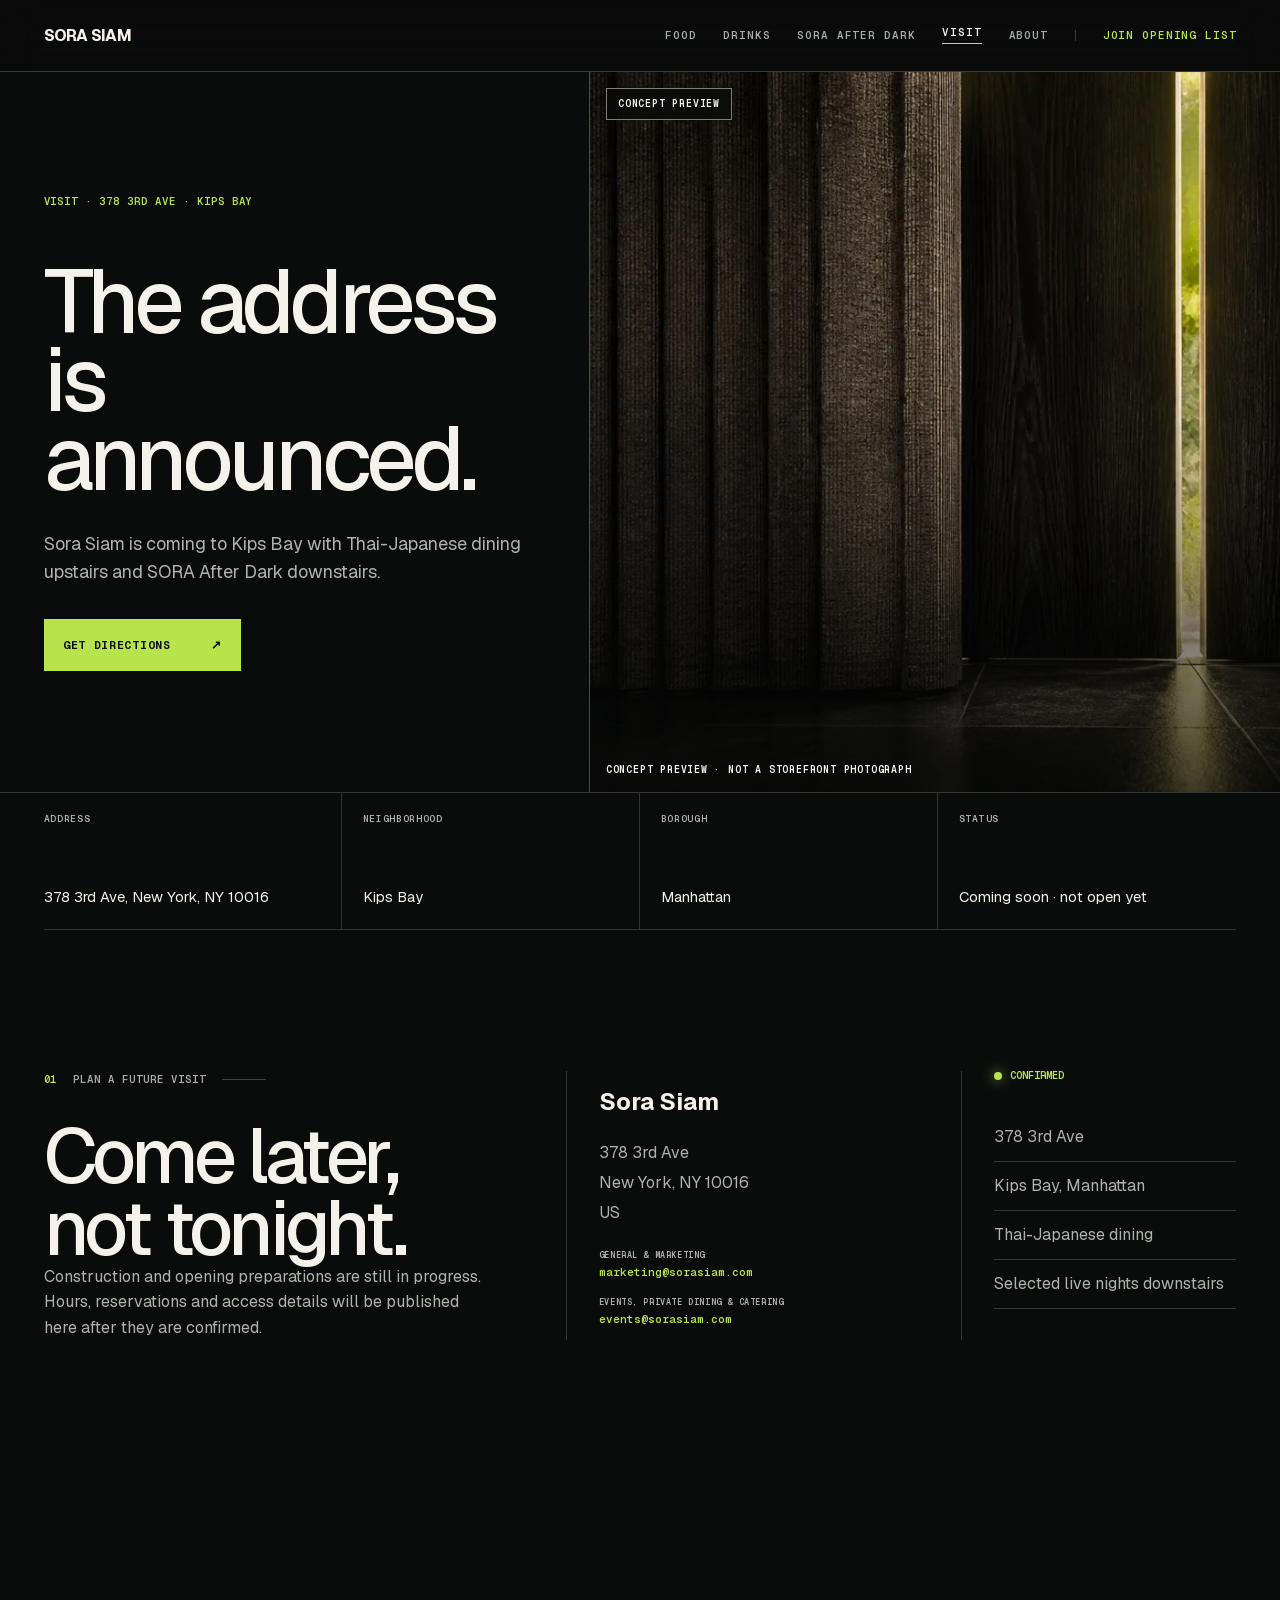
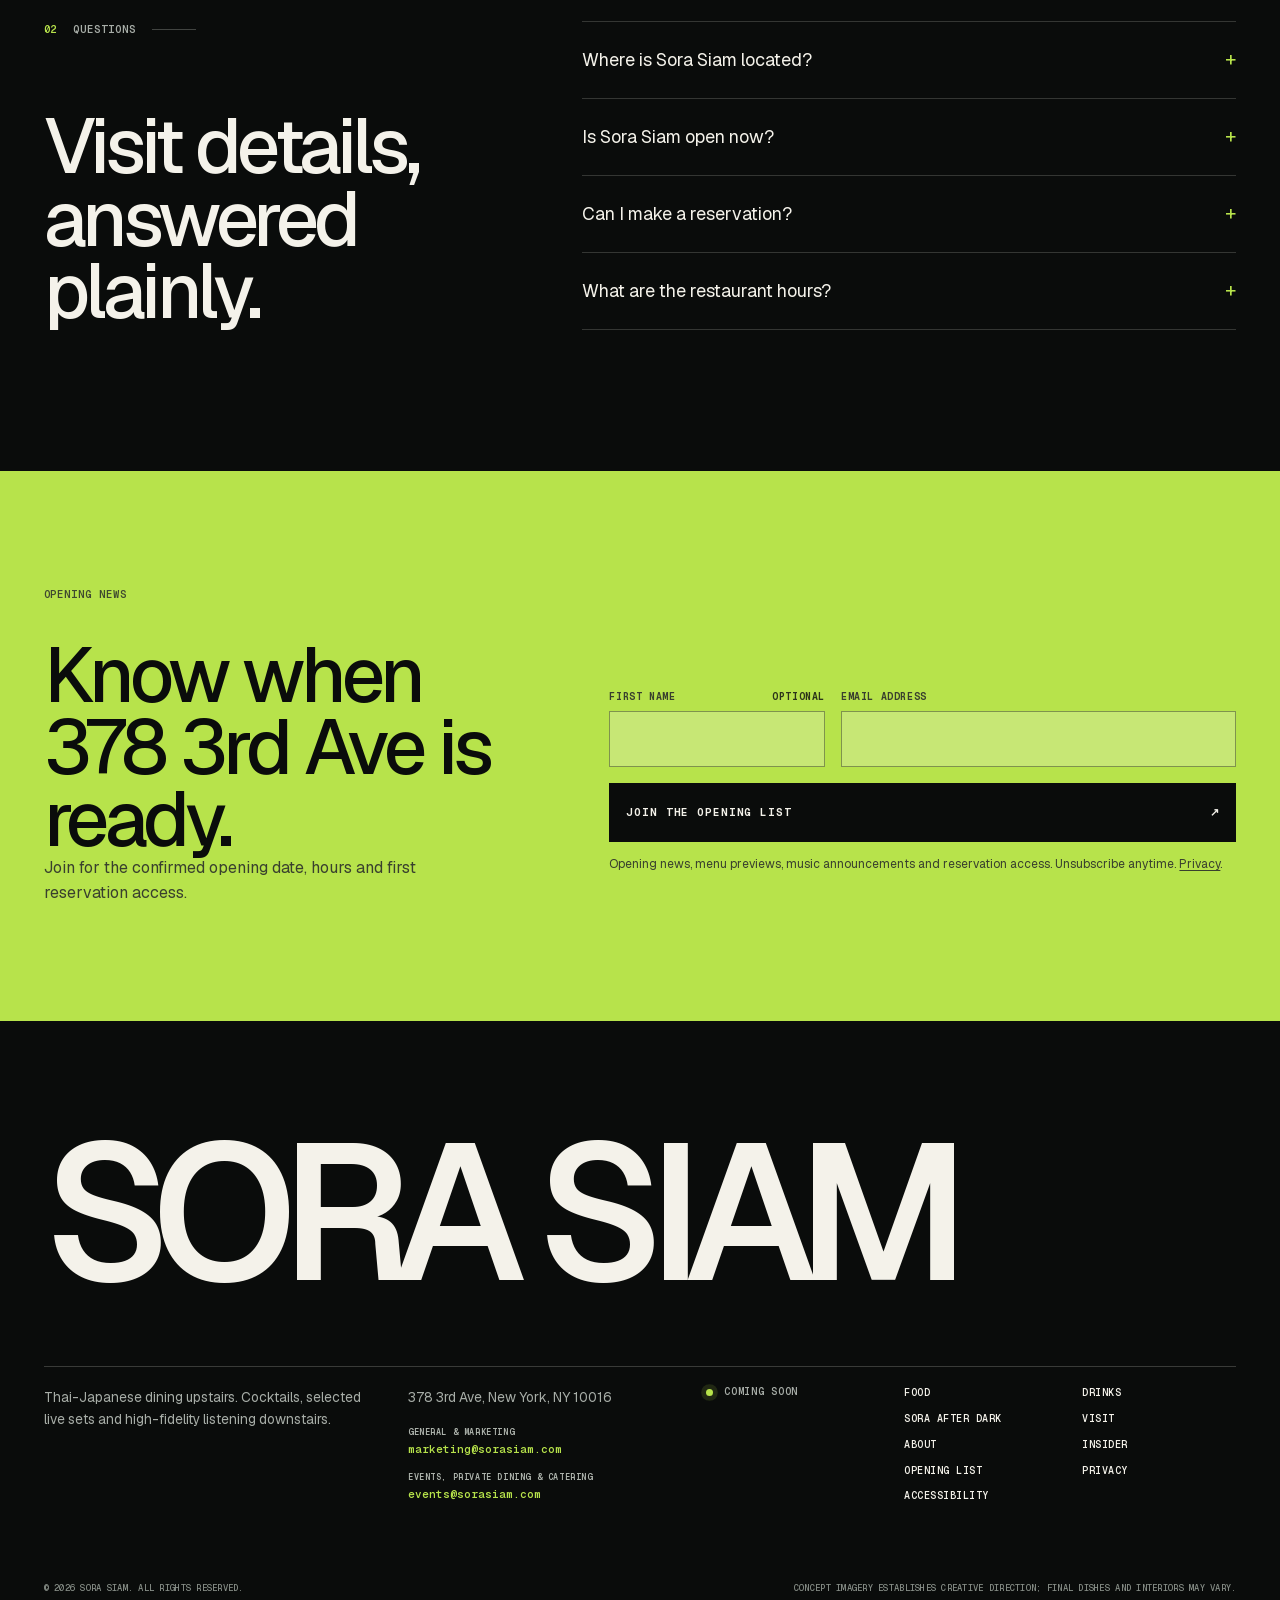
<file: location/index.html>
<!DOCTYPE html><html lang="en" data-scroll-behavior="smooth" class="geist_deef94d5-module__Sms4YG__variable geist_mono_1bf8cbf6-module__FlyLvG__variable"><head><meta charSet="utf-8"/><meta name="viewport" content="width=device-width, initial-scale=1"/><link rel="preload" href="/_next/static/media/797e433ab948586e-s.p.0r6juujl39pe6.woff2" as="font" crossorigin="" type="font/woff2"/><link rel="preload" href="/_next/static/media/caa3a2e1cccd8315-s.p.0wgildi0cnwt9.woff2" as="font" crossorigin="" type="font/woff2"/><link rel="preload" as="image" href="/images/location-preview.webp" fetchPriority="high"/><link rel="stylesheet" href="/_next/static/chunks/0i23px1qf48xs.css" data-precedence="next"/><link rel="preload" as="script" fetchPriority="low" href="/_next/static/chunks/3s6nzrbk-8mnv.js"/><script src="/_next/static/chunks/19mx3mg6lkumu.js" async=""></script><script src="/_next/static/chunks/227kwhsrjlnp4.js" async=""></script><script src="/_next/static/chunks/3tcwyjf3sdyt-.js" async=""></script><script src="/_next/static/chunks/turbopack-193tdqrugw4ny.js" async=""></script><script src="/_next/static/chunks/2ic3ez90hgzfx.js" async="" crossorigin=""></script><script src="/_next/static/chunks/3a2elxt1z644s.js" async="" crossorigin=""></script><meta name="theme-color" content="#0a0c0b"/><meta name="color-scheme" content="dark"/><title>Visit Sora Siam at 378 3rd Ave, Kips Bay | Sora Siam</title><meta name="description" content="Find Sora Siam at 378 3rd Ave, New York, NY 10016 in Kips Bay. The restaurant is coming soon; hours and reservations are not yet available."/><meta name="application-name" content="Sora Siam"/><meta name="author" content="Sora Siam"/><link rel="manifest" href="/manifest.webmanifest"/><meta name="keywords" content="Sora Siam,Thai Japanese restaurant NYC,Thai Japanese restaurant Kips Bay,fresh sashimi NYC,dry-aged fish NYC,dry-aged steak Manhattan,live music restaurant NYC,listening room Kips Bay,cocktail bar Kips Bay,378 3rd Ave restaurant"/><meta name="creator" content="Sora Siam"/><meta name="publisher" content="Sora Siam"/><meta name="robots" content="index, follow"/><meta name="googlebot" content="index, follow, max-video-preview:-1, max-image-preview:large, max-snippet:-1"/><meta name="category" content="restaurant"/><link rel="canonical" href="https://sorasiam.com/location/"/><meta name="msvalidate.01" content="3A000FE09B4CC087E43770D994781ED5"/><meta name="mobile-web-app-capable" content="yes"/><meta name="apple-mobile-web-app-title" content="Sora Siam"/><meta name="apple-mobile-web-app-status-bar-style" content="black-translucent"/><meta property="og:title" content="Visit Sora Siam at 378 3rd Ave, Kips Bay"/><meta property="og:description" content="Address, directions and confirmed opening status for Sora Siam in Kips Bay, Manhattan."/><meta property="og:url" content="https://sorasiam.com/location/"/><meta property="og:site_name" content="Sora Siam"/><meta property="og:locale" content="en_US"/><meta property="og:image" content="https://sorasiam.com/images/location-preview.jpg"/><meta property="og:image:width" content="1400"/><meta property="og:image:height" content="788"/><meta property="og:image:alt" content="Concept preview for Sora Siam at 378 3rd Ave in Kips Bay"/><meta property="og:type" content="website"/><meta name="twitter:card" content="summary_large_image"/><meta name="twitter:title" content="Visit Sora Siam at 378 3rd Ave, Kips Bay"/><meta name="twitter:description" content="Address, directions and confirmed opening status for Sora Siam in Kips Bay, Manhattan."/><meta name="twitter:image" content="https://sorasiam.com/images/location-preview.jpg"/><link rel="icon" href="/favicon.ico?favicon.2vob68tjqpejf.ico" sizes="256x256" type="image/x-icon"/><link rel="icon" href="/favicon.ico"/><link rel="apple-touch-icon" href="/apple-touch-icon.png"/><meta name="next-size-adjust" content=""/><script src="/_next/static/chunks/0cz1d0mv5g_q7.js" noModule=""></script></head><body><div hidden=""><!--$--><!--/$--></div><a class="skip-link" href="#main-content">Skip to content</a><header class="site-header"><a class="wordmark" aria-label="Sora Siam home" href="/">SORA SIAM</a><nav id="primary-navigation" class="main-nav " aria-label="Primary"><a href="/food/">Food</a><a href="/drinks/">Drinks</a><a href="/music/">SORA After Dark</a><a aria-current="page" href="/location/">Visit</a><a href="/about/">About</a><a class="nav-cta" href="/#opening-list">Join Opening List</a></nav><button class="menu-toggle" type="button" aria-label="Open navigation" aria-expanded="false" aria-controls="primary-navigation"><span aria-hidden="true"></span><span aria-hidden="true"></span></button></header><main id="main-content" class="v2-page v2-editorial"><section class="v2-editorial-hero" aria-labelledby="location-title"><div><p class="eyebrow">VISIT · 378 3RD AVE · KIPS BAY</p><h1 id="location-title">The address is announced.</h1><p>Sora Siam is coming to Kips Bay with Thai-Japanese dining upstairs and SORA After Dark downstairs.</p><a href="https://www.google.com/maps/dir/?api=1&amp;destination=378+3rd+Ave%2C+New+York%2C+NY+10016" class="button button--primary" target="_blank" rel="noreferrer">Get directions <span aria-hidden="true">↗</span></a></div><figure class="concept-image"><img alt="Atmospheric concept preview for Sora Siam&#x27;s forthcoming Kips Bay location" fetchPriority="high" loading="eager" decoding="async" data-nimg="fill" style="position:absolute;height:100%;width:100%;left:0;top:0;right:0;bottom:0;object-position:50% 50%;color:transparent" src="/images/location-preview.webp"/><span class="concept-badge">Concept preview</span><figcaption>Concept preview · not a storefront photograph</figcaption></figure></section><section class="v2-fact-band" aria-label="Sora Siam location facts"><dl><div><dt>Address</dt><dd>378 3rd Ave, New York, NY 10016</dd></div><div><dt>Neighborhood</dt><dd>Kips Bay</dd></div><div><dt>Borough</dt><dd>Manhattan</dd></div><div><dt>Status</dt><dd>Coming soon · not open yet</dd></div></dl></section><section class="v2-visit-details v2-shell" aria-labelledby="visit-details-title"><div><p class="section-mark"><span>01</span> Plan a future visit</p><h2 id="visit-details-title">Come later, not tonight.</h2><p>Construction and opening preparations are still in progress. Hours, reservations and access details will be published here after they are confirmed.</p></div><address><strong>Sora Siam</strong><span>378 3rd Ave</span><span>New York<!-- -->, <!-- -->NY<!-- --> <!-- -->10016</span><span>US</span><div class="v2-contact-email-list" aria-label="Sora Siam contact emails"><div><span>General &amp; marketing</span><a href="mailto:marketing@sorasiam.com">marketing@sorasiam.com</a></div><div><span>Events, private dining &amp; catering</span><a href="mailto:events@sorasiam.com">events@sorasiam.com</a></div></div></address><div class="v2-confirmed-list"><p><span></span> Confirmed</p><ul><li>378 3rd Ave</li><li>Kips Bay, Manhattan</li><li>Thai-Japanese dining</li><li>Selected live nights downstairs</li></ul></div></section><section class="v2-faq v2-shell" aria-labelledby="location-faq-title"><div class="v2-section-heading"><p class="section-mark"><span>02</span> Questions</p><h2 id="location-faq-title">Visit details, answered plainly.</h2></div><div class="v2-faq-list"><details><summary>Where is Sora Siam located?<span aria-hidden="true">+</span></summary><p>Sora Siam is at 378 3rd Ave, New York, NY 10016, in Kips Bay, Manhattan.</p></details><details><summary>Is Sora Siam open now?<span aria-hidden="true">+</span></summary><p>No. Sora Siam is coming soon, and the opening date has not been announced.</p></details><details><summary>Can I make a reservation?<span aria-hidden="true">+</span></summary><p>Not yet. Join the opening list for confirmed opening news and first reservation access when reservations become available.</p></details><details><summary>What are the restaurant hours?<span aria-hidden="true">+</span></summary><p>Hours have not been published. They will appear here only after the operating schedule is confirmed.</p></details></div></section><section class="opening-list-section" id="opening-list" aria-labelledby="opening-list-title"><div class="opening-list-intro"><p class="eyebrow">OPENING NEWS</p><h2 id="opening-list-title">Know when 378 3rd Ave is ready.</h2><p>Join for the confirmed opening date, hours and first reservation access.</p></div><form class="opening-list-form"><div class="opening-list-fields"><label><span>First name <small>optional</small></span><input type="text" autoComplete="given-name" maxLength="80" name="firstName"/></label><label class="opening-list-email"><span>Email address</span><input type="email" autoComplete="email" inputMode="email" maxLength="254" required="" name="email"/></label><label class="form-honeypot" hidden="">Website<input type="text" tabindex="-1" autoComplete="off" name="website"/></label><button type="submit">Join the opening list<span aria-hidden="true">↗</span></button></div><p class="opening-list-consent">Opening news, menu previews, music announcements and reservation access. Unsubscribe anytime. <a href="/privacy/">Privacy</a>.</p><p class="opening-list-message" role="status" aria-live="polite"></p></form></section></main><footer class="site-footer"><div class="footer-wordmark" aria-label="Sora Siam">SORA SIAM</div><div class="footer-grid"><p>Thai-Japanese dining upstairs. Cocktails, selected live sets and high-fidelity listening downstairs.</p><div class="footer-contact"><address>378 3rd Ave, New York, NY 10016</address><ul class="footer-email-list" aria-label="Sora Siam contact emails"><li><span>General &amp; marketing</span><a href="mailto:marketing@sorasiam.com">marketing@sorasiam.com</a></li><li><span>Events, private dining &amp; catering</span><a href="mailto:events@sorasiam.com">events@sorasiam.com</a></li></ul></div><p class="footer-status"><span></span> Coming soon</p><nav aria-label="Footer"><a href="/food/">Food</a><a href="/drinks/">Drinks</a><a href="/music/">SORA After Dark</a><a href="/location/">Visit</a><a href="/about/">About</a><a href="/insider/">Insider</a><a href="/#opening-list">Opening list</a><a href="/privacy/">Privacy</a><a href="/accessibility/">Accessibility</a></nav></div><div class="footer-legal"><p>© 2026 Sora Siam. All rights reserved.</p><p>Concept imagery establishes creative direction; final dishes and interiors may vary.</p></div></footer><script type="application/ld+json">{"@context":"https://schema.org","@graph":[{"@type":"Restaurant","@id":"https://sorasiam.com/#restaurant","name":"Sora Siam","url":"https://sorasiam.com","logo":{"@type":"ImageObject","url":"https://sorasiam.com/logo.png","width":256,"height":256},"slogan":"Thai heat. Japanese precision. Live sound.","disambiguatingDescription":"Forthcoming Thai-Japanese restaurant and listening room at 378 3rd Ave in Kips Bay, Manhattan.","description":"A forthcoming Thai-Japanese restaurant in Kips Bay with dining upstairs and cocktails, selected live sets and high-fidelity listening downstairs.","email":"marketing@sorasiam.com","contactPoint":[{"@type":"ContactPoint","contactType":"general inquiries and marketing","email":"marketing@sorasiam.com","availableLanguage":["English"]},{"@type":"ContactPoint","contactType":"events, private dining and catering","email":"events@sorasiam.com","availableLanguage":["English"]}],"mainEntityOfPage":{"@id":"https://sorasiam.com/#webpage"},"image":["https://sorasiam.com/restaurant-1x1.jpg","https://sorasiam.com/restaurant-4x3.jpg","https://sorasiam.com/images/hero.webp","https://sorasiam.com/images/thai-signature.webp","https://sorasiam.com/images/sashimi.webp","https://sorasiam.com/images/sound-room.webp"],"servesCuisine":["Thai","Japanese","Asian","Thai-Japanese fusion"],"hasMap":"https://www.google.com/maps/dir/?api=1&destination=378+3rd+Ave%2C+New+York%2C+NY+10016","address":{"@type":"PostalAddress","streetAddress":"378 3rd Ave","addressLocality":"New York","addressRegion":"NY","postalCode":"10016","addressCountry":"US"},"geo":{"@type":"GeoCoordinates","latitude":40.741663,"longitude":-73.981539},"containedInPlace":{"@type":"Place","name":"Kips Bay, Manhattan, New York City"},"additionalProperty":{"@type":"PropertyValue","name":"Opening status","value":"Coming soon; not open yet"},"amenityFeature":[{"@type":"LocationFeatureSpecification","name":"Live music on selected nights","value":true},{"@type":"LocationFeatureSpecification","name":"High-fidelity music listening","value":true}],"containsPlace":[{"@type":"Place","name":"Sora Siam Upstairs Dining Room","description":"Thai-Japanese dining, sashimi, aged cuts and bar service."},{"@type":"Place","name":"SORA After Dark","description":"Downstairs cocktails, selected live sets and high-fidelity listening."}]},{"@type":"WebSite","@id":"https://sorasiam.com/#website","url":"https://sorasiam.com","name":"Sora Siam","description":"Official site for Sora Siam Thai-Japanese dining and SORA After Dark in Kips Bay, Manhattan.","publisher":{"@id":"https://sorasiam.com/#restaurant"},"inLanguage":"en-US"},{"@type":"WebPage","@id":"https://sorasiam.com/location/#webpage","url":"https://sorasiam.com/location/","name":"Visit Sora Siam at 378 3rd Ave, Kips Bay","description":"Address, directions and confirmed opening status for Sora Siam at 378 3rd Ave in Kips Bay, Manhattan.","isPartOf":{"@id":"https://sorasiam.com/#website"},"about":{"@id":"https://sorasiam.com/#restaurant"},"mainEntity":{"@id":"https://sorasiam.com/#restaurant"},"publisher":{"@id":"https://sorasiam.com/#restaurant"},"breadcrumb":{"@id":"https://sorasiam.com/location/#breadcrumb"},"primaryImageOfPage":{"@type":"ImageObject","url":"https://sorasiam.com/images/location-preview.webp"},"dateModified":"2026-08-24","inLanguage":"en-US"},{"@type":"BreadcrumbList","@id":"https://sorasiam.com/location/#breadcrumb","itemListElement":[{"@type":"ListItem","position":1,"name":"Sora Siam","item":"https://sorasiam.com/"},{"@type":"ListItem","position":2,"name":"Visit","item":"https://sorasiam.com/location/"}]},{"@type":"FAQPage","mainEntity":[{"@type":"Question","name":"Where is Sora Siam located?","acceptedAnswer":{"@type":"Answer","text":"Sora Siam is at 378 3rd Ave, New York, NY 10016, in Kips Bay, Manhattan."}},{"@type":"Question","name":"Is Sora Siam open now?","acceptedAnswer":{"@type":"Answer","text":"No. Sora Siam is coming soon, and the opening date has not been announced."}},{"@type":"Question","name":"Can I make a reservation?","acceptedAnswer":{"@type":"Answer","text":"Not yet. Join the opening list for confirmed opening news and first reservation access when reservations become available."}},{"@type":"Question","name":"What are the restaurant hours?","acceptedAnswer":{"@type":"Answer","text":"Hours have not been published. They will appear here only after the operating schedule is confirmed."}}]}]}</script><!--$--><!--/$--><nav class="mobile-action-bar" aria-label="Quick actions"><a href="/#opening-list">Opening list</a><a href="https://www.google.com/maps/dir/?api=1&amp;destination=378+3rd+Ave%2C+New+York%2C+NY+10016" target="_blank" rel="noreferrer">Directions ↗</a></nav><script src="/_next/static/chunks/3s6nzrbk-8mnv.js" id="_R_" async=""></script><script>(self.__next_f=self.__next_f||[]).push([0])</script><script>self.__next_f.push([1,"1:\"$Sreact.fragment\"\n2:I[39756,[\"/_next/static/chunks/2ic3ez90hgzfx.js\"],\"default\"]\n3:I[37457,[\"/_next/static/chunks/2ic3ez90hgzfx.js\"],\"default\"]\n4:I[22016,[\"/_next/static/chunks/2ic3ez90hgzfx.js\",\"/_next/static/chunks/3a2elxt1z644s.js\"],\"\"]\n5:I[94237,[\"/_next/static/chunks/2ic3ez90hgzfx.js\",\"/_next/static/chunks/3a2elxt1z644s.js\"],\"AnalyticsLink\"]\n6:I[94523,[\"/_next/static/chunks/2ic3ez90hgzfx.js\"],\"PageAnalytics\"]\n7:I[93963,[\"/_next/static/chunks/2ic3ez90hgzfx.js\",\"/_next/static/chunks/3a2elxt1z644s.js\"],\"Header\"]\n8:I[5500,[\"/_next/static/chunks/2ic3ez90hgzfx.js\",\"/_next/static/chunks/3a2elxt1z644s.js\"],\"Image\"]\n14:I[68027,[\"/_next/static/chunks/2ic3ez90hgzfx.js\"],\"default\",1]\n:HL[\"/_next/static/chunks/0i23px1qf48xs.css\",\"style\"]\n:HL[\"/_next/static/media/797e433ab948586e-s.p.0r6juujl39pe6.woff2\",\"font\",{\"crossOrigin\":\"\",\"type\":\"font/woff2\"}]\n:HL[\"/_next/static/media/caa3a2e1cccd8315-s.p.0wgildi0cnwt9.woff2\",\"font\",{\"crossOrigin\":\"\",\"type\":\"font/woff2\"}]\n12:X\n0:{\"P\":null,\"c\":[\"\",\"location\",\"\"],\"q\":\"\",\"i\":false,\"f\":[[[\"\",{\"children\":[\"location\",{\"children\":[\"__PAGE__\",{},\"$undefined\",\"$undefined\",4608]},\"$undefined\",\"$undefined\",4608]},\"$undefined\",\"$undefined\",4624],[[\"$\",\"$1\",\"c\",{\"children\":[[[\"$\",\"link\",\"0\",{\"rel\":\"stylesheet\",\"href\":\"/_next/static/chunks/0i23px1qf48xs.css\",\"precedence\":\"next\",\"crossOrigin\":\"$undefined\",\"nonce\":\"$undefined\"}],[\"$\",\"script\",\"script-0\",{\"src\":\"/_next/static/chunks/2ic3ez90hgzfx.js\",\"async\":true,\"nonce\":\"$undefined\"}]],[\"$\",\"html\",null,{\"lang\":\"en\",\"data-scroll-behavior\":\"smooth\",\"className\":\"geist_deef94d5-module__Sms4YG__variable geist_mono_1bf8cbf6-module__FlyLvG__variable\",\"children\":[\"$\",\"body\",null,{\"children\":[[\"$\",\"a\",null,{\"className\":\"skip-link\",\"href\":\"#main-content\",\"children\":\"Skip to content\"}],[\"$\",\"$L2\",null,{\"parallelRouterKey\":\"children\",\"error\":\"$undefined\",\"errorStyles\":\"$undefined\",\"errorScripts\":\"$undefined\",\"template\":[\"$\",\"$L3\",null,{}],\"templateStyles\":\"$undefined\",\"templateScripts\":\"$undefined\",\"notFound\":[[\"$\",\"main\",null,{\"id\":\"main-content\",\"className\":\"not-found\",\"children\":[[\"$\",\"p\",null,{\"className\":\"eyebrow\",\"children\":\"404 · OFF MENU\"}],[\"$\",\"h1\",null,{\"children\":\"This course isn’t being served.\"}],[\"$\",\"$L4\",null,{\"className\":\"button button--primary\",\"href\":\"/\",\"children\":\"Return to Sora Siam\"}]]}],[]],\"forbidden\":\"$undefined\",\"unauthorized\":\"$undefined\"}],[\"$\",\"nav\",null,{\"className\":\"mobile-action-bar\",\"aria-label\":\"Quick actions\",\"children\":[[\"$\",\"$L5\",null,{\"href\":\"/#opening-list\",\"event\":\"opening_list_view\",\"children\":\"Opening list\"}],[\"$\",\"$L5\",null,{\"href\":\"https://www.google.com/maps/dir/?api=1\u0026destination=378+3rd+Ave%2C+New+York%2C+NY+10016\",\"event\":\"directions_click\",\"external\":true,\"target\":\"_blank\",\"rel\":\"noreferrer\",\"children\":\"Directions ↗\"}]]}],[\"$\",\"$L6\",null,{}]]}]}]]}],{\"children\":[[\"$\",\"$1\",\"c\",{\"children\":[null,[\"$\",\"$L2\",null,{\"parallelRouterKey\":\"children\",\"error\":\"$undefined\",\"errorStyles\":\"$undefined\",\"errorScripts\":\"$undefined\",\"template\":[\"$\",\"$L3\",null,{}],\"templateStyles\":\"$undefined\",\"templateScripts\":\"$undefined\",\"notFound\":\"$undefined\",\"forbidden\":\"$undefined\",\"unauthorized\":\"$undefined\"}]]}],{\"children\":[[\"$\",\"$1\",\"c\",{\"children\":[[[\"$\",\"$L7\",null,{}],[\"$\",\"main\",null,{\"id\":\"main-content\",\"className\":\"v2-page v2-editorial\",\"children\":[[\"$\",\"section\",null,{\"className\":\"v2-editorial-hero\",\"aria-labelledby\":\"location-title\",\"children\":[[\"$\",\"div\",null,{\"children\":[[\"$\",\"p\",null,{\"className\":\"eyebrow\",\"children\":\"VISIT · 378 3RD AVE · KIPS BAY\"}],[\"$\",\"h1\",null,{\"id\":\"location-title\",\"children\":\"The address is announced.\"}],[\"$\",\"p\",null,{\"children\":\"Sora Siam is coming to Kips Bay with Thai-Japanese dining upstairs and SORA After Dark downstairs.\"}],[\"$\",\"$L5\",null,{\"className\":\"button button--primary\",\"href\":\"https://www.google.com/maps/dir/?api=1\u0026destination=378+3rd+Ave%2C+New+York%2C+NY+10016\",\"event\":\"directions_click\",\"external\":true,\"target\":\"_blank\",\"rel\":\"noreferrer\",\"children\":[\"Get directions \",[\"$\",\"span\",null,{\"aria-hidden\":\"true\",\"children\":\"↗\"}]]}]]}],[\"$\",\"figure\",null,{\"className\":\"concept-image\",\"children\":[[\"$\",\"$L8\",null,{\"src\":\"/images/location-preview.webp\",\"alt\":\"Atmospheric concept preview for Sora Siam's forthcoming Kips Bay location\",\"fill\":true,\"fetchPriority\":\"high\",\"loading\":\"eager\",\"sizes\":\"(max-width: 860px) 100vw, 54vw\",\"style\":{\"objectPosition\":\"50% 50%\"}}],[\"$\",\"span\",null,{\"className\":\"concept-badge\",\"children\":\"Concept preview\"}],[\"$\",\"figcaption\",null,{\"children\":\"Concept preview · not a storefront photograph\"}]]}]]}],[\"$\",\"section\",null,{\"className\":\"v2-fact-band\",\"aria-label\":\"Sora Siam location facts\",\"children\":[\"$\",\"dl\",null,{\"children\":[[\"$\",\"div\",null,{\"children\":[[\"$\",\"dt\",null,{\"children\":\"Address\"}],[\"$\",\"dd\",null,{\"children\":\"378 3rd Ave, New York, NY 10016\"}]]}],[\"$\",\"div\",null,{\"children\":[[\"$\",\"dt\",null,{\"children\":\"Neighborhood\"}],[\"$\",\"dd\",null,{\"children\":\"Kips Bay\"}]]}],[\"$\",\"div\",null,{\"children\":[[\"$\",\"dt\",null,{\"children\":\"Borough\"}],[\"$\",\"dd\",null,{\"children\":\"Manhattan\"}]]}],[\"$\",\"div\",null,{\"children\":[[\"$\",\"dt\",null,{\"children\":\"Status\"}],[\"$\",\"dd\",null,{\"children\":\"Coming soon · not open yet\"}]]}]]}]}],[\"$\",\"section\",null,{\"className\":\"v2-visit-details v2-shell\",\"aria-labelledby\":\"visit-details-title\",\"children\":[[\"$\",\"div\",null,{\"children\":[[\"$\",\"p\",null,{\"className\":\"section-mark\",\"children\":[[\"$\",\"span\",null,{\"children\":\"01\"}],\" Plan a future visit\"]}],[\"$\",\"h2\",null,{\"id\":\"visit-details-title\",\"children\":\"Come later, not tonight.\"}],[\"$\",\"p\",null,{\"children\":\"Construction and opening preparations are still in progress. Hours, reservations and access details will be published here after they are confirmed.\"}]]}],[\"$\",\"address\",null,{\"children\":[[\"$\",\"strong\",null,{\"children\":\"Sora Siam\"}],[\"$\",\"span\",null,{\"children\":\"378 3rd Ave\"}],[\"$\",\"span\",null,{\"children\":[\"New York\",\", \",\"NY\",\" \",\"10016\"]}],[\"$\",\"span\",null,{\"children\":\"US\"}],[\"$\",\"div\",null,{\"className\":\"v2-contact-email-list\",\"aria-label\":\"Sora Siam contact emails\",\"children\":[\"$L9\",\"$La\"]}]]}],\"$Lb\"]}],\"$Lc\",\"$Ld\"]}],\"$Le\",\"$Lf\"],[\"$L10\"],\"$L11\"]}],{},null,false,null]},null,false,\"$12\"]},null,false,null],\"$L13\",false]],\"m\":\"$undefined\",\"G\":[\"$14\",[\"$L15\"]],\"S\":true,\"h\":null,\"r\":\"$undefined\",\"s\":\"$undefined\",\"a\":\"$undefined\",\"l\":\"$undefined\",\"p\":\"$undefined\",\"d\":\"$undefined\",\"b\":\"oTyJbCTBeGeVZ-XpTAPSK\"}\n16:I[17656,[\"/_next/static/chunks/2ic3ez90hgzfx.js\",\"/_next/static/chunks/3a2elxt1z644s.js\"],\"WaitlistForm\"]\n18:I[97367,[\"/_next/static/chunks/2ic3ez90hgzfx.js\"],\"OutletBoundary\"]\n19:\"$Sreact.suspense\"\n1b:I[97367,[\"/_next/static/chunks/2ic3ez90hgzfx.js\"],\"ViewportBoundary\"]\n1d:I[97367,[\"/_next/static/chunks/2ic3ez90hgzfx.js\"],\"MetadataBoundary\"]\n9:[\"$\",\"div\",\"marketing@sorasiam.com\",{\"children\":[[\"$\",\"span\",null,{\"children\":\"General \u0026 marketing\"}],[\"$\",\"a\",null,{\"href\":\"mailto:marketing@sorasiam.com\",\"children\":\"marketing@sorasiam.com\"}]]}]\na:[\"$\",\"div\",\"events@sorasiam.com\",{\"children\":[[\"$\",\"span\",null,{\"children\":\"Events, private dining \u0026 catering\"}],[\"$\",\"a\",null,{\"href\":\"mailto:events@sorasiam.com\",\"children\":\"events@sorasiam.com\"}]]}]\nb:[\"$\",\"div\",null,{\"className\":\"v2-confirmed-list\",\"children\":[[\"$\",\"p\",null,{\"children\":[[\"$\",\"span\",null,{}],\" Confirmed\"]}],[\"$\",\"ul\",null,{\"children\":[[\"$\",\"li\",null,{\"children\":\"378 3rd Ave\"}],[\"$\",\"li\",null,{\"children\":\"Kips Bay, Manhattan\"}],[\"$\",\"li\",null,{\"children\":\"Thai-Japanese dining\"}],[\"$\",\"li\",null,{\"children\":\"Selected live nights downstairs\"}]]}]]}]\nc:[\"$\",\"section\",null,{\"className\":\"v2-faq v2-shell\",\"aria-labelledby\":\"location-faq-title\",\"children\":[[\"$\",\"div\",null,{\"className\":\"v2-section-heading\",\"children\":[[\"$\",\"p\",null,{\"className\":\"section-mark\",\"children\":[[\"$\",\"span\",null,{\"children\":\"02\"}],\" Questions\"]}],[\"$\",\"h2\",null,{\"id\":\"location-faq-title\",\"children\":\"Visit details, answered plainly.\"}]]}],[\"$\",\"div\",null,{\"className\":\"v2-faq-list\",\"children\":[[\"$\",\"details\",\"Where is Sora Siam located?\",{\"children\":[[\"$\",\"summary\",null,{\"children\":[\"Where is Sora Siam located?\",[\"$\",\"span\",null,{\"aria-hidden\":\"true\",\"children\":\"+\"}]]}],[\"$\",\"p\",null,{\"children\":\"Sora Siam is at 378 3rd Ave, New York, NY 10016, in Kips Bay, Manhattan.\"}]]}],[\"$\",\"details\",\"Is Sora Siam open now?\",{\"children\":[[\"$\",\"summary\",null,{\"children\":[\"Is Sora Siam open now?\",[\"$\",\"span\",null,{\"aria-hidden\":\"true\",\"children\":\"+\"}]]}],[\"$\",\"p\",null,{\"children\":\"No. Sora Siam is coming soon, and the opening date has not been announced.\"}]]}],[\"$\",\"details\",\"Can I make a reservation?\",{\"children\":[[\"$\",\"summary\",null,{\"children\":[\"Can I make a reservation?\",[\"$\",\"span\",null,{\"aria-hidden\":\"true\",\"children\":\"+\"}]]}],[\"$\",\"p\",null,{\"children\":\"Not yet. Join the opening list for confirmed opening news and first reservation access when reservations become available.\"}]]}],[\"$\",\"details\",\"What are the restaurant hours?\",{\"children\":[[\"$\",\"summary\",null,{\"children\":[\"What are the restaurant hours?\",[\"$\",\"span\",null,{\"aria-hidden\":\"true\",\"children\":\"+\"}]]}],[\"$\",\"p\",null,{\"children\":\"Hours have not been published. They will appear here only after the operating schedule is confirmed.\"}]]}]]}]]}]\nd:[\"$\",\"section\",null,{\"className\":\"opening-list-section\",\"id\":\"opening-list\",\"aria-labelledby\":\"opening-list-title\",\"children\":[[\"$\",\"div\",null,{\"className\":\"opening-list-intro\",\"children\":[[\"$\",\"p\",null,{\"className\":\"eyebrow\",\"children\":\"OPENING NEWS\"}],[\"$\",\"h2\",null,{\"id\":\"opening-list-title\",\"children\":\"Know when 378 3rd Ave is ready.\"}],[\"$\",\"p\",null,{\"children\":\"Join for the confirmed opening date, hours and first reservation access.\"}]]}],[\"$\",\"$L16\",null,{}]]}]\ne:[\"$\",\"footer\",null,{\"className\":\"site-footer\",\"children\":[[\"$\",\"div\",null,{\"className\":\"footer-wordmark\",\"aria-label\":\"Sora Siam\",\"children\":\"SORA SIAM\"}],[\"$\",\"div\",null,{\"className\":\"footer-grid\",\"children\":[[\"$\",\"p\",null,{\"children\":\"Thai-Japanese dining upstairs. Cocktails, selected live sets and high-fidelity listening downstairs.\"}],[\"$\",\"div\",null,{\"className\":\"footer-contact\",\"children\":[[\"$\",\"address\",null,{\"children\":\"378 3rd Ave, New York, NY 10016\"}],[\"$\",\"ul\",null,{\"className\":\"footer-email-list\",\"aria-label\":\"Sora Siam contact emails\",\"children\":[[\"$\",\"li\",\"marketing@sorasiam.com\",{\"children\":[[\"$\",\"span\",null,{\"children\":\"General \u0026 marketing\"}],[\"$\",\"a\",null,{\"href\":\"mailto:marketing@sorasiam.com\",\"children\":\"marketing@sorasiam.com\"}]]}],[\"$\",\"li\",\"events@sorasiam.com\",{\"children\":[[\"$\",\"span\",null,{\"children\":\"Events, private dining \u0026 catering\"}],[\"$\",\"a\",null,{\"href\":\"mailto:events@sorasiam.com\",\"children\":\"events@sorasiam.com\"}]]}]]}]]}],[\"$\",\"p\",null,{\"className\":\"footer-status\",\"children\":[[\"$\",\"span\",null,{}],\" Coming soon\"]}],[\"$\",\"nav\",null,{\"aria-label\":\"Footer\",\"children\":[[\"$\",\"$L4\",null,{\"prefetch\":false,\"href\":\"/food/\",\"children\":\"Food\"}],[\"$\",\"$L4\",null,{\"prefetch\":false,\"href\":\"/drinks/\",\"children\":\"Drinks\"}],[\"$\",\"$L4\",null,{\"prefetch\":false,\"href\":\"/music/\",\"children\":\"SORA After Dark\"}],[\"$\",\"$L4\",null,{\"prefetch\":false,\"href\":\"/location/\",\"children\":\"Visit\"}],[\"$\",\"$L4\",null,{\"prefetch\":false,\"href\":\"/about/\",\"children\":\"About\"}],[\"$\",\"$L4\",null,{\"prefetch\":false,\"href\":\"/insider/\",\"children\":\"Insider\"}],[\"$\",\"$L4\",null,{\"prefetch\":false,\"href\":\"/#opening-list\",\"children\":\"Opening list\"}],[\"$\",\"$L4\",null,{\"prefetch\":false,\"href\":\"/privacy/\",\"children\":\"Privacy\"}],[\"$\",\"$L4\",null,{\"prefetch\":false,\"href\":\"/accessibility/\",\"children\":\"Accessibility\"}]]}]]}],[\"$\",\"div\",null,{\"className\":\"footer-legal\",\"children\":[[\"$\",\"p\",null,{\"children\":\"© 2026 Sora Siam. All rights reserved.\"}],[\"$\",\"p\",null,{\"children\":\"Concept imagery establishes creative direction; final dishes and interiors may vary.\"}]]}]]}]\n17:T1133,{\"@context\":\"https://schema.org\",\"@graph\":[{\"@type\":\"Restaurant\",\"@id\":\"https://sorasiam.com/#restaurant\",\"name\":\"Sora Siam\",\"url\":\"https://sorasiam.com\",\"logo\":{\"@type\":\"ImageObject\",\"url\":\"https://sorasiam.com/logo.png\",\"width\":256,\"height\":256},\"slogan\":\"Thai heat. Japanese precision. Live sound.\",\"disambiguatingDescription\":\"Forthcoming Thai-Japanese restaurant and listening room at 378 3rd Ave in Kips Bay, Manhattan.\",\"description\":\"A forthcoming Thai-Japanese restaurant in Kips Bay with dining upstairs and cocktails, selected live sets and high-fidelity listening downstairs.\",\"email\":\"marketing@sorasiam.com\",\"contactPoint\":[{\"@type\":\"ContactPoint\",\"contactType\":\"general inquiries and marketing\",\"email\":\"marketing@sorasiam.com\",\"availableLanguage\":[\"English\"]},{\"@type\":\"ContactPoint\",\"contactType\":\"events, private dining and catering\",\"email\":\"events@sorasiam.com\",\"availableLanguage\":[\"English\"]}],\"mainEntityOfPage\":{\"@id\":\"https://sorasiam.com/#webpage\"},\"image\":[\"https://sorasiam.com/restaurant-1x1.jpg\",\"https://sorasiam.com/restaurant-4x3.jpg\",\"https://sorasiam.com/images/hero.webp\",\"https://sorasiam.com/images/thai-signature.webp\",\"https://sorasiam.com/images/sashimi.webp\",\"https://sorasiam.com/images/sound-room.webp\"],\"servesCuisine\":[\"Thai\",\"Japanese\",\"Asian\",\"Thai-Japanese fusion\"],\"hasMap\":\"https://www.google.com/maps/dir/?api=1\u0026destination=378+3rd+Ave%2C+New+York%2C+NY+10016\",\"address\":{\"@type\":\"PostalAddress\",\"streetAddress\":\"378 3rd Ave\",\"addressLocality\":\"New York\",\"addressRegion\":\"NY\",\"postalCode\":\"10016\",\"addressCountry\":\"US\"},\"geo\":{\"@type\":\"GeoCoordinates\",\"latitude\":40.741663,\"longitude\":-73.981539},\"containedInPlace\":{\"@type\":\"Place\",\"name\":\"Kips Bay, Manhattan, New York City\"},\"additionalProperty\":{\"@type\":\"PropertyValue\",\"name\":\"Opening status\",\"value\":\"Coming soon; not open yet\"},\"amenityFeature\":[{\"@type\":\"LocationFeatureSpecification\",\"name\":\"Live music on selected nights\",\"value\":true},{\"@type\":\"LocationFeatureSpecification\",\"name\":\"High-fidelity music listening\",\"value\":true}],\"containsPlace\":[{\"@type\":\"Place\",\"name\":\"Sora Siam Upstairs Dining Room\",\"description\":\"Thai-Japanese dining, sashimi, aged cuts and bar service.\"},{\"@type\":\"Place\",\"name\":\"SORA After Dark\",\"description\":\"Downstairs cocktails, selected live sets and high-fidelity listening.\"}]},{\"@type\":\"WebSite\",\"@id\":\"https://sorasiam.com/#website\",\"url\":\"https://sorasiam.com\",\"name\":\"Sora Siam\",\"description\":\"Official site for Sora Siam Thai-Japanese dining and SORA After Dark in Kips Bay, Manhattan.\",\"publisher\":{\"@id\":\"https://sorasiam.com/#restaurant\"},\"inLanguage\":\"en-US\"},{\"@type\":\"WebPage\",\"@id\":\"https://sorasiam.com/location/#webpage\",\"url\":\"https://sorasiam.com/location/\",\"name\":\"Visit Sora Siam at 378 3rd Ave, Kips Bay\",\"description\":\"Address, directions and confirmed opening status for Sora Siam at 378 3rd Ave in Kips Bay, Manhattan.\",\"isPartOf\":{\"@id\":\"https://sorasiam.com/#website\"},\"about\":{\"@id\":\"https://sorasiam.com/#restaurant\"},\"mainEntity\":{\"@id\":\"https://sorasiam.com/#restaurant\"},\"publisher\":{\"@id\":\"https://sorasiam.com/#restaurant\"},\"breadcrumb\":{\"@id\":\"https://sorasiam.com/location/#breadcrumb\"},\"primaryImageOfPage\":{\"@type\":\"ImageObject\",\"url\":\"https://sorasiam.com/images/location-preview.webp\"},\"dateModified\":\"2026-08-24\",\"inLanguage\":\"en-US\"},{\"@type\":\"BreadcrumbList\",\"@id\":\"https://sorasiam.com/location/#breadcrumb\",\"itemListElement\":[{\"@type\":\"ListItem\",\"position\":1,\"name\":\"Sora Siam\",\"item\":\"https://sorasiam.com/\"},{\"@type\":\"ListItem\",\"position\":2,\"name\":\"Visit\",\"item\":\"https://sorasiam.com/location/\"}]},{\"@type\":\"FAQPage\",\"mainEntity\":[{\"@type\":\"Question\",\"name\":\"Where is Sora Siam located?\",\"acceptedAnswer\":{\"@type\":\"Answer\",\"text\":\"Sora Siam is at 378 3rd Ave, New York, NY 10016, in Kips Bay, Manhattan.\"}},{\"@type\":\"Question\",\"name\":\"Is Sora Siam open now?\",\"acceptedAnswer\":{\"@type\":\"Answer\",\"text\":\"No. Sora Siam is coming soon, and the opening date has not been announced.\"}},{\"@type\":\"Question\",\"name\":\"Can I make a reservation?\",\"acceptedAnswer\":{\"@type\":\"Answer\",\"text\":\"Not yet. Join the opening list for confirmed opening news and first reservation access when reservations become available.\"}},{\"@type\":\"Question\",\"name\":\"What are the restaurant hours?\",\"acceptedAnswer\":{\"@type\":\"Answer\",\"text\":\"Hours have not been published. They will appear here only after the operating schedule is confirmed.\"}}]}]}f:[\"$\",\"script\",null,{\"type\":\"application/ld+json\",\"dangerouslySetInnerHTML\":{\"__html\":\"$17\"}}]\n10:[\"$\",\"script\",\"script-0\",{\"src\":\"/_next/static/chunks/3a2elxt1z644s.js\",\"async\":true,\"nonce\":\"$undefined\"}]\n11:[\"$\",\"$L18\",null,{\"children\":[\"$\",\"$19\",null,{\"name\":\"Next.MetadataOutlet\",\"children\":\"$@1a\"}]}]\n13:[\"$\",\"$1\",\"h\",{\"children\":[null,[\"$\",\"$L1b\",null,{\"children\":\"$L1c\"}],[\"$\",\"div\",null,{\"hidden\":true,\"children\":[\"$\",\"$L1d\",null,{\"children\":[\"$\",\"$19\",null,{\"name\":\"Next.Metadata\",\"children\":\"$L1e\"}]}]}],[\"$\",\"meta\",null,{\"name\":\"next-size-adjust\",\"content\":\"\"}]]}]\n15:[\"$\",\"link\",\"0\",{\"rel\":\"stylesheet\",\"href\":\"/_next/static/chunks/0i23px1qf48xs.css\",\"precedence\":\"next\",\"crossOrigin\":\"$undefined\",\"nonce\":\"$undefined\"}]\n12:C\n1c:[[\"$\",\"meta\",\"0\",{\"charSet\":\"utf-8\"}],[\"$\",\"meta\",\"1\",{\"name\":\"viewport\",\"content\":\"width=device-width, initial-scale=1\"}],[\"$\",\"meta\",\"2\",{\"name\":\"theme-color\",\"content\":\"#0a0c0b\"}],[\"$\",\"meta\",\"3\",{\"name\":\"color-scheme\",\"content\":\"dark\"}]]\n1f:I[27201,[\"/_next/static/chunks/2ic3ez90hgzfx.js\"],\"IconMark\"]\n1a:null\n1e:[[\"$\",\"title\",\"0\",{\"children\":\"Visit Sora Siam at 378 3rd Ave, Kips Bay | Sora Siam\"}],[\"$\",\"meta\",\"1\",{\"name\":\"description\",\"content\":\"Find Sora Siam at 378 3rd Ave, New York, NY 10016 in Kips Bay. The restaurant is coming soon; hours and reservations are not yet available.\"}],[\"$\",\"meta\",\"2\",{\"name\":\"application-name\",\"content\":\"Sora Siam\"}],[\"$\",\"meta\",\"3\",{\"name\":\"author\",\"content\":\"Sora Siam\"}],[\"$\",\"link\",\"4\",{\"rel\":\"manifest\",\"href\":\"/manifest.webmanifest\",\"crossOrigin\":\"$undefined\"}],[\"$\",\"meta\",\"5\",{\"name\":\"keywords\",\"content\":\"Sora Siam,Thai Japanese restaurant NYC,Thai Japanese restaurant Kips Bay,fresh sashimi NYC,dry-aged fish NYC,dry-aged steak Manhattan,live music restaurant NYC,listening room Kips Bay,cocktail bar Kips Bay,378 3rd Ave restaurant\"}],[\"$\",\"meta\",\"6\",{\"name\":\"creator\",\"content\":\"Sora Siam\"}],[\"$\",\"meta\",\"7\",{\"name\":\"publisher\",\"content\":\"Sora Siam\"}],[\"$\",\"meta\",\"8\",{\"name\":\"robots\",\"content\":\"index, follow\"}],[\"$\",\"meta\",\"9\",{\"name\":\"googlebot\",\"content\":\"index, follow, max-video-preview:-1, max-image-preview:large, max-snippet:-1\"}],[\"$\",\"meta\",\"10\",{\"name\":\"category\",\"content\":\"restaurant\"}],[\"$\",\"link\",\"11\",{\"rel\":\"canonical\",\"href\":\"https://sorasiam.com/location/\"}],[\"$\",\"meta\",\"12\",{\"name\":\"msvalidate.01\",\"content\":\"3A000FE09B4CC087E43770D994781ED5\"}],[\"$\",\"meta\",\"13\",{\"name\":\"mobile-web-app-capable\",\"content\":\"yes\"}],[\"$\",\"meta\",\"14\",{\"name\":\"apple-mobile-web-app-title\",\"content\":\"Sora Siam\"}],[\"$\",\"meta\",\"15\",{\"name\":\"apple-mobile-web-app-status-bar-style\",\"content\":\"black-translucent\"}],[\"$\",\"meta\",\"16\",{\"property\":\"og:title\",\"content\":\"Visit Sora Siam at 378 3rd Ave, Kips Bay\"}],[\"$\",\"meta\",\"17\",{\"property\":\"og:description\",\"content\":\"Address, directions and confirmed opening status for Sora Siam in Kips Bay, Manhattan.\"}],[\"$\",\"meta\",\"18\",{\"property\":\"og:url\",\"content\":\"https://sorasiam.com/location/\"}],[\"$\",\"meta\",\"19\",{\"property\":\"og:site_name\",\"content\":\"Sora Siam\"}],[\"$\",\"meta\",\"20\",{\"property\":\"og:locale\",\"content\":\"en_US\"}],[\"$\",\"meta\",\"21\",{\"property\":\"og:image\",\"content\":\"https://sorasiam.com/images/location-preview.jpg\"}],[\"$\",\"meta\",\"22\",{\"property\":\"og:image:width\",\"content\":\"1400\"}],[\"$\",\"meta\",\"23\",{\"property\":\"og:image:height\",\"content\":\"788\"}],[\"$\",\"meta\",\"24\",{\"property\":\"og:image:alt\",\"content\":\"Concept preview for Sora Siam at 378 3rd Ave in Kips Bay\"}],[\"$\",\"meta\",\"25\",{\"property\":\"og:type\",\"content\":\"website\"}],[\"$\",\"meta\",\"26\",{\"name\":\"twitter:card\",\"content\":\"summary_large_image\"}],[\"$\",\"meta\",\"27\",{\"name\":\"twitter:title\",\"content\":\"Visit Sora Siam at 378 3rd Ave, Kips Bay\"}],[\"$\",\"meta\",\"28\",{\"name\":\"twitter:description\",\"content\":\"Address, directions and confirmed opening status for Sora Siam in Kips Bay, Manhattan.\"}],[\"$\",\"meta\",\"29\",{\"name\":\"twitter:image\",\"content\":\"https://sorasiam.com/images/location-preview.jpg\"}],[\"$\",\"link\",\"30\",{\"rel\":\"icon\",\"href\":\"/favicon.ico?favicon.2vob68tjqpejf.ico\",\"sizes\":\"256x256\",\"type\":\"image/x-icon\"}],[\"$\",\"link\",\"31\",{\"rel\":\"icon\",\"href\":\"/favicon.ico\"}],[\"$\",\"link\",\"32\",{\"rel\":\"apple-touch-icon\",\"href\":\"/apple-touch-icon.png\"}],[\"$\",\"$L1f\",\"33\",{}]]\n"])</script></body></html>
</file>
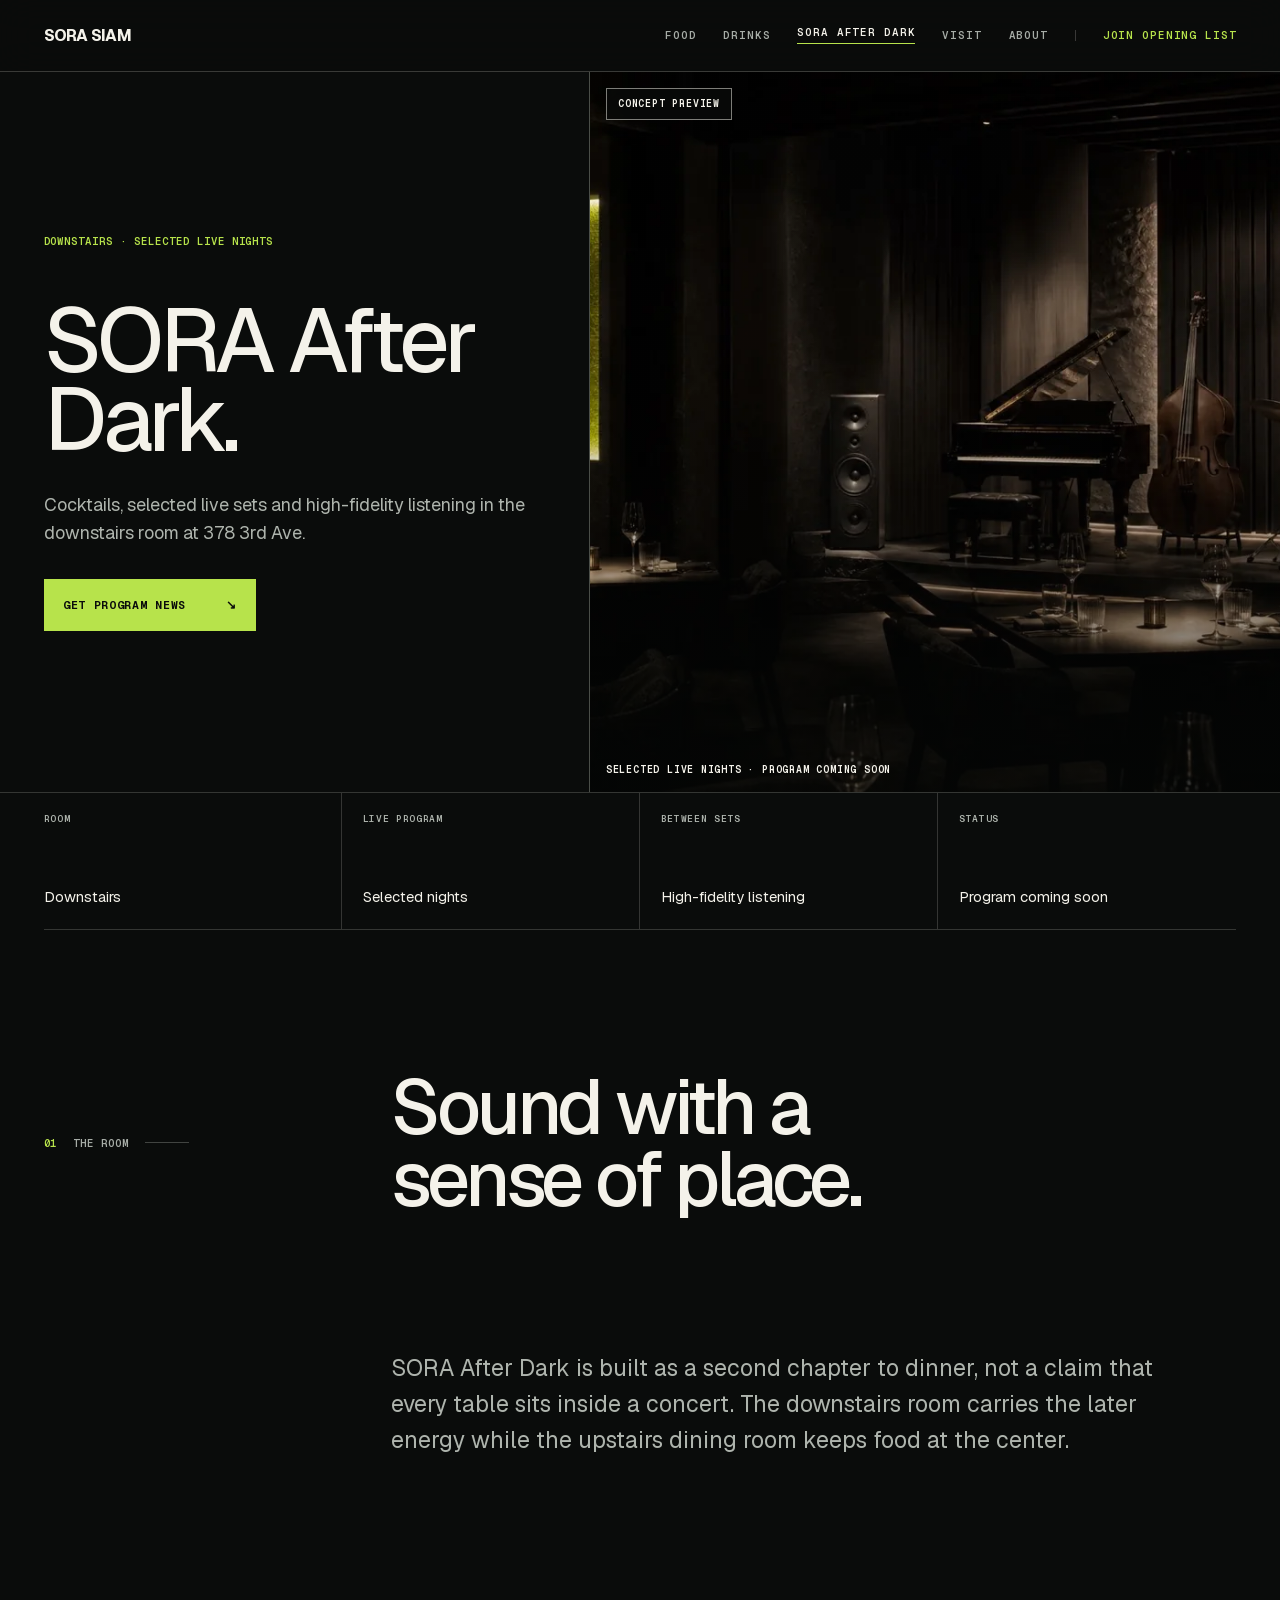
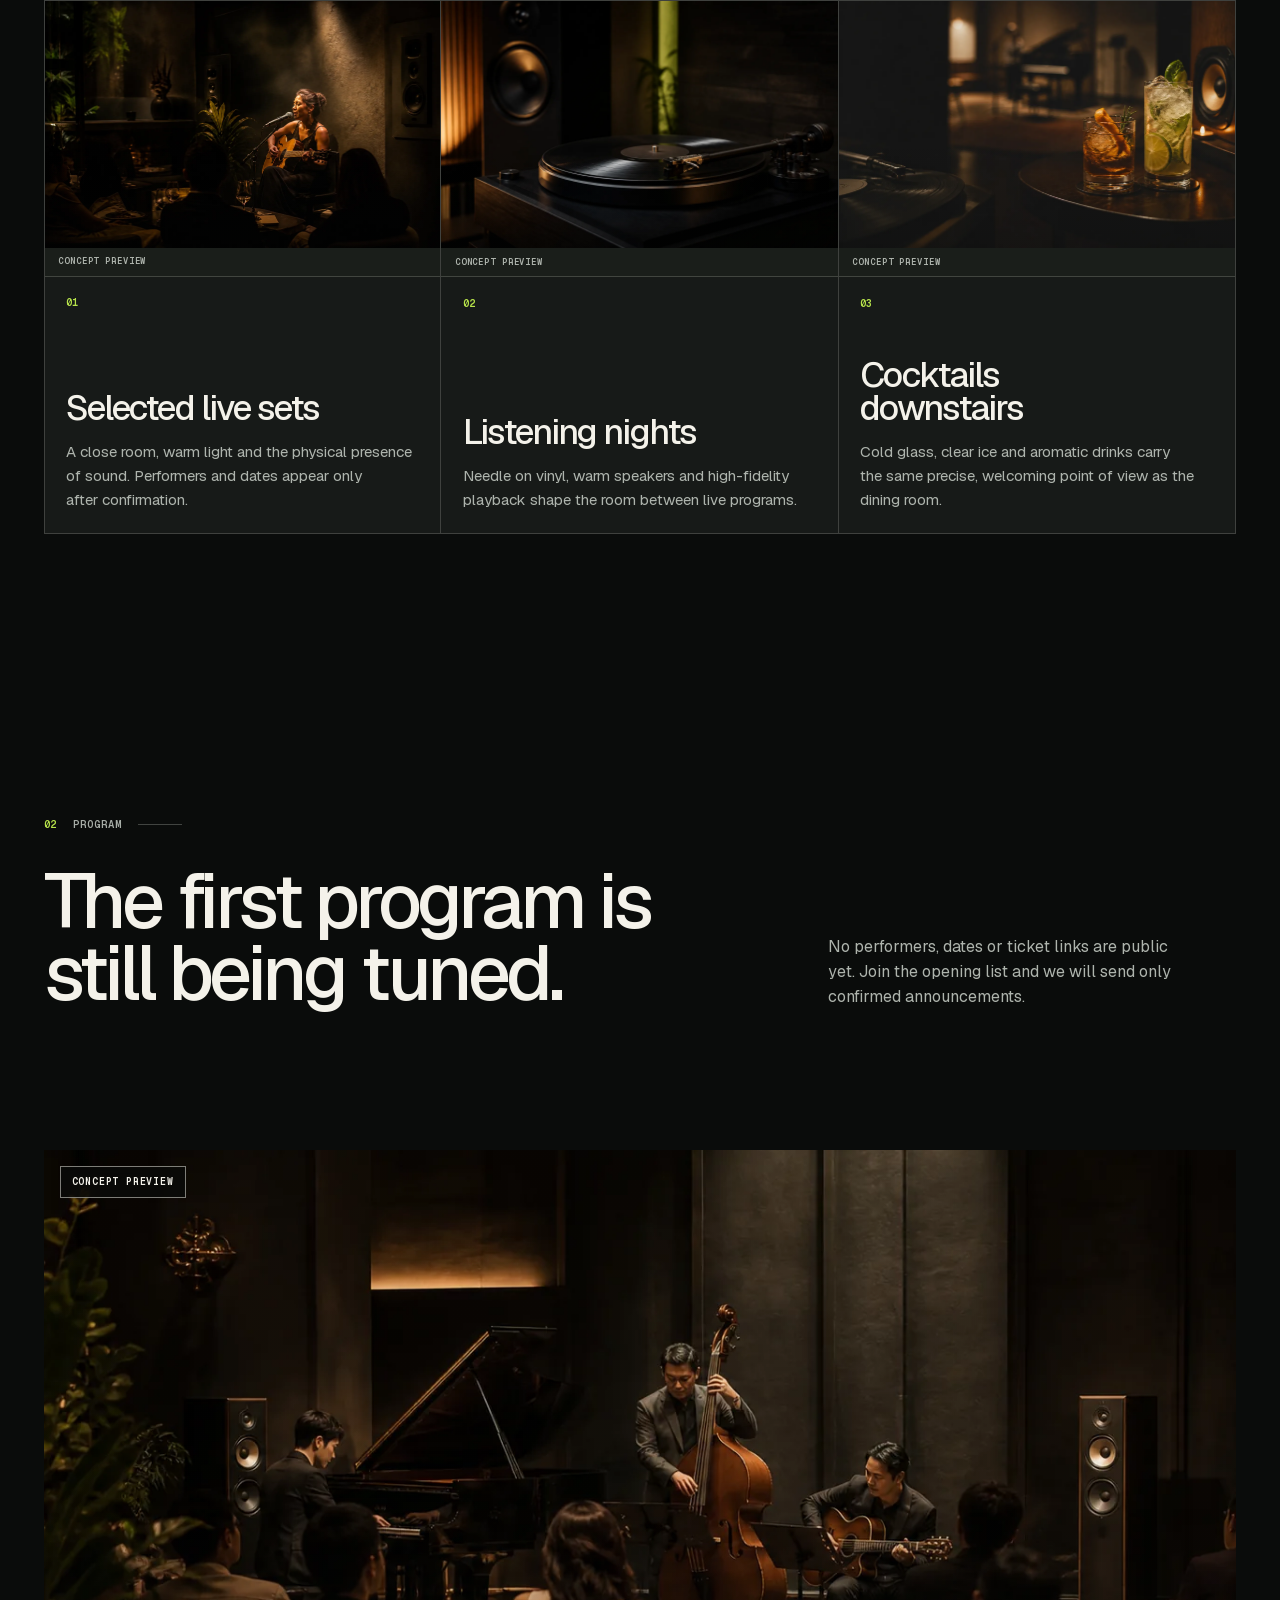
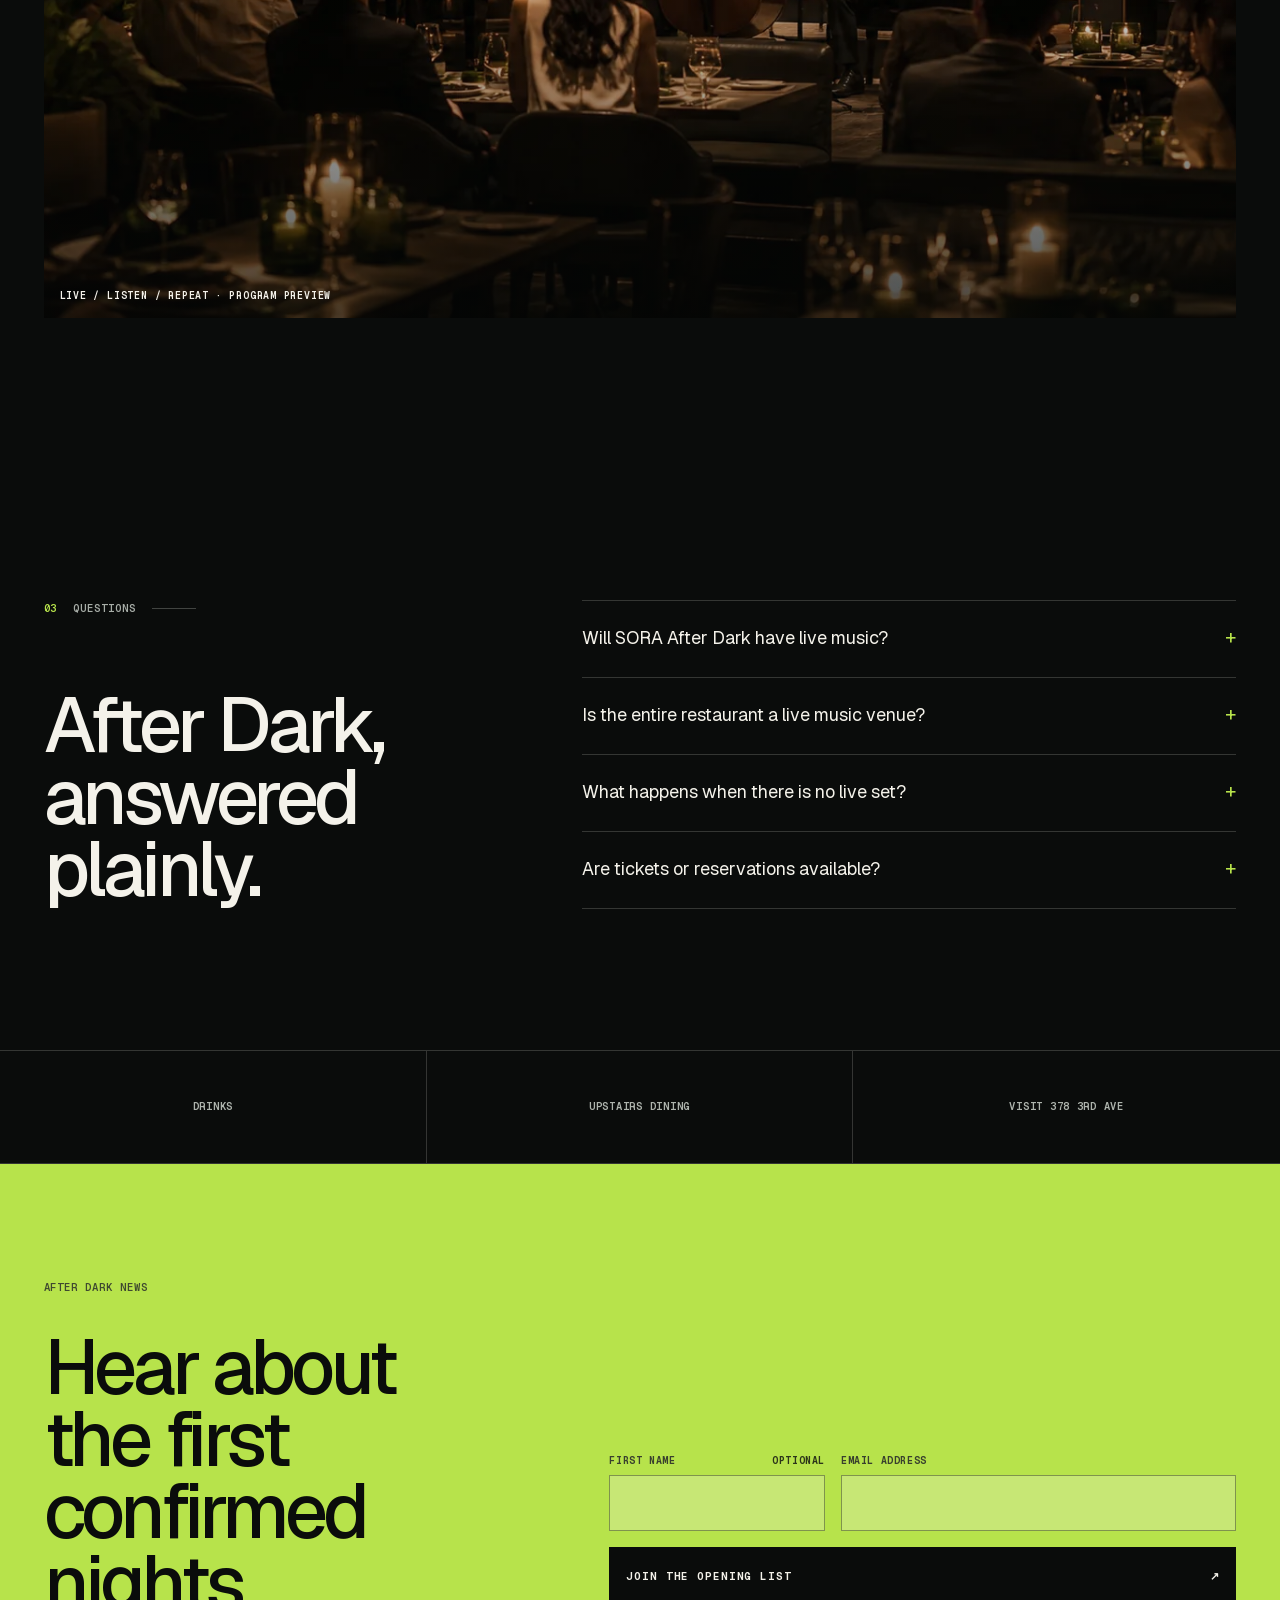
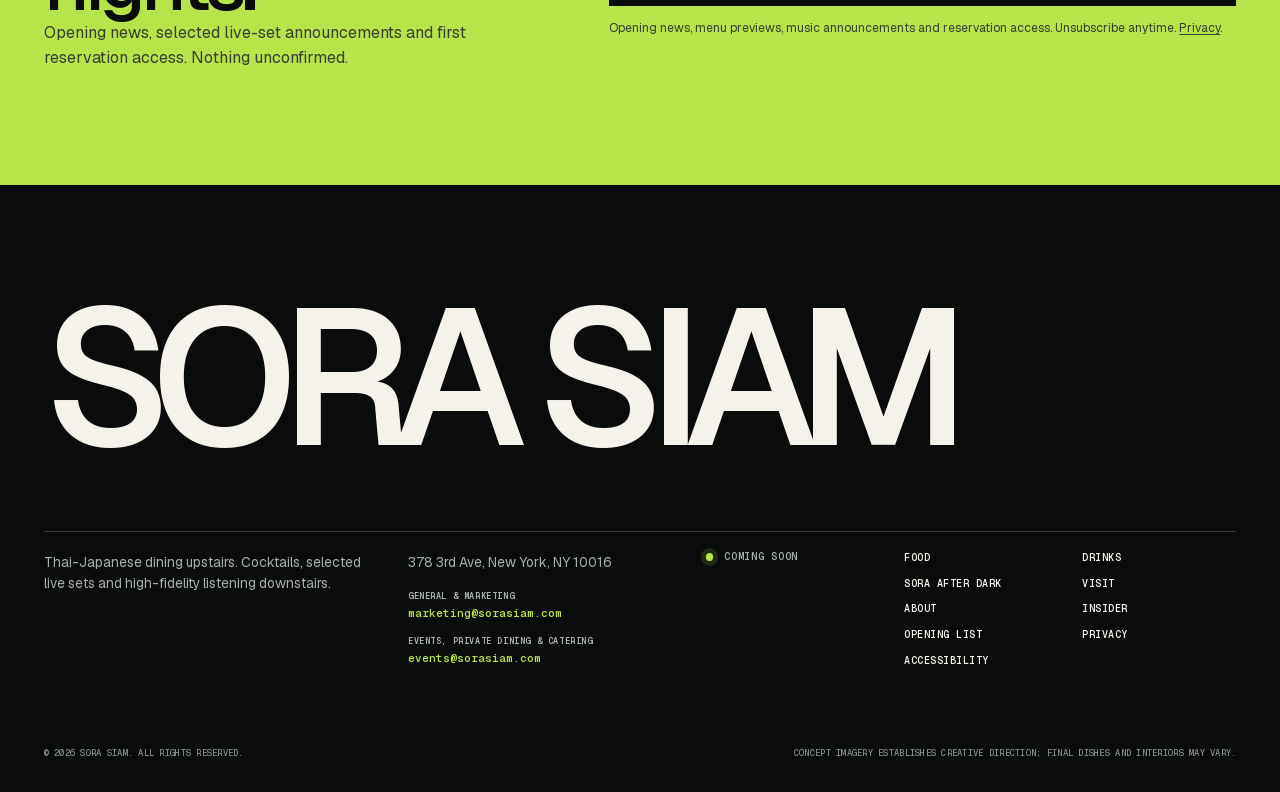
<file: music/index.html>
<!DOCTYPE html><html lang="en" data-scroll-behavior="smooth" class="geist_deef94d5-module__Sms4YG__variable geist_mono_1bf8cbf6-module__FlyLvG__variable"><head><meta charSet="utf-8"/><meta name="viewport" content="width=device-width, initial-scale=1"/><link rel="preload" href="/_next/static/media/797e433ab948586e-s.p.0r6juujl39pe6.woff2" as="font" crossorigin="" type="font/woff2"/><link rel="preload" href="/_next/static/media/caa3a2e1cccd8315-s.p.0wgildi0cnwt9.woff2" as="font" crossorigin="" type="font/woff2"/><link rel="preload" as="image" href="/images/sound-room.webp" fetchPriority="high"/><link rel="stylesheet" href="/_next/static/chunks/0i23px1qf48xs.css" data-precedence="next"/><link rel="preload" as="script" fetchPriority="low" href="/_next/static/chunks/3s6nzrbk-8mnv.js"/><script src="/_next/static/chunks/19mx3mg6lkumu.js" async=""></script><script src="/_next/static/chunks/227kwhsrjlnp4.js" async=""></script><script src="/_next/static/chunks/3tcwyjf3sdyt-.js" async=""></script><script src="/_next/static/chunks/turbopack-193tdqrugw4ny.js" async=""></script><script src="/_next/static/chunks/2ic3ez90hgzfx.js" async="" crossorigin=""></script><script src="/_next/static/chunks/3a2elxt1z644s.js" async="" crossorigin=""></script><meta name="theme-color" content="#0a0c0b"/><meta name="color-scheme" content="dark"/><title>SORA After Dark | Live Music &amp; Listening Room in NYC | Sora Siam</title><meta name="description" content="Discover SORA After Dark, the downstairs room at Sora Siam in Kips Bay for cocktails, selected live sets and high-fidelity listening."/><meta name="application-name" content="Sora Siam"/><meta name="author" content="Sora Siam"/><link rel="manifest" href="/manifest.webmanifest"/><meta name="keywords" content="Sora Siam,Thai Japanese restaurant NYC,Thai Japanese restaurant Kips Bay,fresh sashimi NYC,dry-aged fish NYC,dry-aged steak Manhattan,live music restaurant NYC,listening room Kips Bay,cocktail bar Kips Bay,378 3rd Ave restaurant"/><meta name="creator" content="Sora Siam"/><meta name="publisher" content="Sora Siam"/><meta name="robots" content="index, follow"/><meta name="googlebot" content="index, follow, max-video-preview:-1, max-image-preview:large, max-snippet:-1"/><meta name="category" content="restaurant"/><link rel="canonical" href="https://sorasiam.com/music/"/><meta name="msvalidate.01" content="3A000FE09B4CC087E43770D994781ED5"/><meta name="mobile-web-app-capable" content="yes"/><meta name="apple-mobile-web-app-title" content="Sora Siam"/><meta name="apple-mobile-web-app-status-bar-style" content="black-translucent"/><meta property="og:title" content="SORA After Dark | Live Music &amp; Listening Room in Kips Bay"/><meta property="og:description" content="Cocktails, selected live sets and high-fidelity listening downstairs at Sora Siam."/><meta property="og:url" content="https://sorasiam.com/music/"/><meta property="og:site_name" content="Sora Siam"/><meta property="og:locale" content="en_US"/><meta property="og:image" content="https://sorasiam.com/images/music-live.jpg"/><meta property="og:image:width" content="1400"/><meta property="og:image:height" content="788"/><meta property="og:image:alt" content="Concept preview of the downstairs SORA After Dark listening room"/><meta property="og:type" content="website"/><meta name="twitter:card" content="summary_large_image"/><meta name="twitter:title" content="SORA After Dark | Live Music &amp; Listening Room in Kips Bay"/><meta name="twitter:description" content="Cocktails, selected live sets and high-fidelity listening downstairs at Sora Siam."/><meta name="twitter:image" content="https://sorasiam.com/images/music-live.jpg"/><link rel="icon" href="/favicon.ico?favicon.2vob68tjqpejf.ico" sizes="256x256" type="image/x-icon"/><link rel="icon" href="/favicon.ico"/><link rel="apple-touch-icon" href="/apple-touch-icon.png"/><meta name="next-size-adjust" content=""/><script src="/_next/static/chunks/0cz1d0mv5g_q7.js" noModule=""></script></head><body><div hidden=""><!--$--><!--/$--></div><a class="skip-link" href="#main-content">Skip to content</a><header class="site-header"><a class="wordmark" aria-label="Sora Siam home" href="/">SORA SIAM</a><nav id="primary-navigation" class="main-nav " aria-label="Primary"><a href="/food/">Food</a><a href="/drinks/">Drinks</a><a aria-current="page" href="/music/">SORA After Dark</a><a href="/location/">Visit</a><a href="/about/">About</a><a class="nav-cta" href="/#opening-list">Join Opening List</a></nav><button class="menu-toggle" type="button" aria-label="Open navigation" aria-expanded="false" aria-controls="primary-navigation"><span aria-hidden="true"></span><span aria-hidden="true"></span></button></header><main id="main-content" class="v2-page v2-editorial v2-after-dark"><section class="v2-editorial-hero" aria-labelledby="music-title"><div><p class="eyebrow">DOWNSTAIRS · SELECTED LIVE NIGHTS</p><h1 id="music-title">SORA After Dark.</h1><p>Cocktails, selected live sets and high-fidelity listening in the downstairs room at 378 3rd Ave.</p><a class="button button--primary" href="/#opening-list">Get program news <span aria-hidden="true">↘</span></a></div><figure class="concept-image"><img alt="Concept preview of the downstairs SORA After Dark listening room" fetchPriority="high" loading="eager" decoding="async" data-nimg="fill" style="position:absolute;height:100%;width:100%;left:0;top:0;right:0;bottom:0;object-position:50% 50%;color:transparent" src="/images/sound-room.webp"/><span class="concept-badge">Concept preview</span><figcaption>Selected live nights · program coming soon</figcaption></figure></section><section class="v2-fact-band" aria-label="SORA After Dark facts"><dl><div><dt>Room</dt><dd>Downstairs</dd></div><div><dt>Live program</dt><dd>Selected nights</dd></div><div><dt>Between sets</dt><dd>High-fidelity listening</dd></div><div><dt>Status</dt><dd>Program coming soon</dd></div></dl></section><section class="v2-editorial-intro v2-shell"><p class="section-mark"><span>01</span> The room</p><h2>Sound with a sense of place.</h2><p>SORA After Dark is built as a second chapter to dinner, not a claim that every table sits inside a concert. The downstairs room carries the later energy while the upstairs dining room keeps food at the center.</p></section><section class="v2-program-grid v2-shell"><article class="v2-sensory-card"><figure class="v2-sensory-media"><div class="v2-sensory-frame"><img alt="Concept preview of an intimate selected live set in the downstairs room" loading="lazy" decoding="async" data-nimg="fill" style="position:absolute;height:100%;width:100%;left:0;top:0;right:0;bottom:0;object-position:50% 50%;color:transparent" src="/images/music-live.webp"/></div><figcaption>Concept preview</figcaption></figure><div class="v2-sensory-copy"><div class="v2-sensory-meta"><span>01</span></div><h2>Selected live sets</h2><p>A close room, warm light and the physical presence of sound. Performers and dates appear only after confirmation.</p></div></article><article class="v2-sensory-card"><figure class="v2-sensory-media"><div class="v2-sensory-frame"><img alt="Concept preview of the turntable and high-fidelity listening system at SORA After Dark" loading="lazy" decoding="async" data-nimg="fill" style="position:absolute;height:100%;width:100%;left:0;top:0;right:0;bottom:0;object-position:50% 50%;color:transparent" src="/images/listening-system.webp"/></div><figcaption>Concept preview</figcaption></figure><div class="v2-sensory-copy"><div class="v2-sensory-meta"><span>02</span></div><h2>Listening nights</h2><p>Needle on vinyl, warm speakers and high-fidelity playback shape the room between live programs.</p></div></article><article class="v2-sensory-card"><figure class="v2-sensory-media"><div class="v2-sensory-frame"><img alt="Concept preview of cocktails beside vinyl and a speaker downstairs" loading="lazy" decoding="async" data-nimg="fill" style="position:absolute;height:100%;width:100%;left:0;top:0;right:0;bottom:0;object-position:50% 50%;color:transparent" src="/images/music-cocktails.webp"/></div><figcaption>Concept preview</figcaption></figure><div class="v2-sensory-copy"><div class="v2-sensory-meta"><span>03</span></div><h2>Cocktails downstairs</h2><p>Cold glass, clear ice and aromatic drinks carry the same precise, welcoming point of view as the dining room.</p></div></article></section><section class="v2-event-preview v2-shell" aria-labelledby="events-title"><div><p class="section-mark"><span>02</span> Program</p><h2 id="events-title">The first program is still being tuned.</h2></div><p>No performers, dates or ticket links are public yet. Join the opening list and we will send only confirmed announcements.</p></section><figure class="concept-image v2-wide-concept"><img alt="Concept preview of guests seated for an intimate trio and high-fidelity listening" loading="lazy" decoding="async" data-nimg="fill" style="position:absolute;height:100%;width:100%;left:0;top:0;right:0;bottom:0;object-position:50% 50%;color:transparent" src="/images/music-program.webp"/><span class="concept-badge">Concept preview</span><figcaption>Live / listen / repeat · program preview</figcaption></figure><section class="v2-faq v2-shell" aria-labelledby="music-faq-title"><div class="v2-section-heading"><p class="section-mark"><span>03</span> Questions</p><h2 id="music-faq-title">After Dark, answered plainly.</h2></div><div class="v2-faq-list"><details><summary>Will SORA After Dark have live music?<span aria-hidden="true">+</span></summary><p>Yes, on selected nights. No nightly schedule, artist lineup or performance calendar has been announced.</p></details><details><summary>Is the entire restaurant a live music venue?<span aria-hidden="true">+</span></summary><p>No. The upstairs room is centered on dining. SORA After Dark is the downstairs room for cocktails, selected live sets and high-fidelity listening.</p></details><details><summary>What happens when there is no live set?<span aria-hidden="true">+</span></summary><p>The planned downstairs program shifts to high-fidelity listening and cocktails between live nights.</p></details><details><summary>Are tickets or reservations available?<span aria-hidden="true">+</span></summary><p>Not yet. Any confirmed event will receive its own date, performer details and access link when the program is approved.</p></details></div></section><nav class="v2-related-nav" aria-label="Explore Sora Siam"><a href="/drinks/">Drinks</a><a href="/food/">Upstairs dining</a><a href="/location/">Visit 378 3rd Ave</a></nav><section class="opening-list-section" id="opening-list" aria-labelledby="opening-list-title"><div class="opening-list-intro"><p class="eyebrow">AFTER DARK NEWS</p><h2 id="opening-list-title">Hear about the first confirmed nights.</h2><p>Opening news, selected live-set announcements and first reservation access. Nothing unconfirmed.</p></div><form class="opening-list-form"><div class="opening-list-fields"><label><span>First name <small>optional</small></span><input type="text" autoComplete="given-name" maxLength="80" name="firstName"/></label><label class="opening-list-email"><span>Email address</span><input type="email" autoComplete="email" inputMode="email" maxLength="254" required="" name="email"/></label><label class="form-honeypot" hidden="">Website<input type="text" tabindex="-1" autoComplete="off" name="website"/></label><button type="submit">Join the opening list<span aria-hidden="true">↗</span></button></div><p class="opening-list-consent">Opening news, menu previews, music announcements and reservation access. Unsubscribe anytime. <a href="/privacy/">Privacy</a>.</p><p class="opening-list-message" role="status" aria-live="polite"></p></form></section></main><footer class="site-footer"><div class="footer-wordmark" aria-label="Sora Siam">SORA SIAM</div><div class="footer-grid"><p>Thai-Japanese dining upstairs. Cocktails, selected live sets and high-fidelity listening downstairs.</p><div class="footer-contact"><address>378 3rd Ave, New York, NY 10016</address><ul class="footer-email-list" aria-label="Sora Siam contact emails"><li><span>General &amp; marketing</span><a href="mailto:marketing@sorasiam.com">marketing@sorasiam.com</a></li><li><span>Events, private dining &amp; catering</span><a href="mailto:events@sorasiam.com">events@sorasiam.com</a></li></ul></div><p class="footer-status"><span></span> Coming soon</p><nav aria-label="Footer"><a href="/food/">Food</a><a href="/drinks/">Drinks</a><a href="/music/">SORA After Dark</a><a href="/location/">Visit</a><a href="/about/">About</a><a href="/insider/">Insider</a><a href="/#opening-list">Opening list</a><a href="/privacy/">Privacy</a><a href="/accessibility/">Accessibility</a></nav></div><div class="footer-legal"><p>© 2026 Sora Siam. All rights reserved.</p><p>Concept imagery establishes creative direction; final dishes and interiors may vary.</p></div></footer><script type="application/ld+json">{"@context":"https://schema.org","@graph":[{"@type":"Restaurant","@id":"https://sorasiam.com/#restaurant","name":"Sora Siam","url":"https://sorasiam.com","logo":{"@type":"ImageObject","url":"https://sorasiam.com/logo.png","width":256,"height":256},"slogan":"Thai heat. Japanese precision. Live sound.","disambiguatingDescription":"Forthcoming Thai-Japanese restaurant and listening room at 378 3rd Ave in Kips Bay, Manhattan.","description":"A forthcoming Thai-Japanese restaurant in Kips Bay with dining upstairs and cocktails, selected live sets and high-fidelity listening downstairs.","email":"marketing@sorasiam.com","contactPoint":[{"@type":"ContactPoint","contactType":"general inquiries and marketing","email":"marketing@sorasiam.com","availableLanguage":["English"]},{"@type":"ContactPoint","contactType":"events, private dining and catering","email":"events@sorasiam.com","availableLanguage":["English"]}],"mainEntityOfPage":{"@id":"https://sorasiam.com/#webpage"},"image":["https://sorasiam.com/restaurant-1x1.jpg","https://sorasiam.com/restaurant-4x3.jpg","https://sorasiam.com/images/hero.webp","https://sorasiam.com/images/thai-signature.webp","https://sorasiam.com/images/sashimi.webp","https://sorasiam.com/images/sound-room.webp"],"servesCuisine":["Thai","Japanese","Asian","Thai-Japanese fusion"],"hasMap":"https://www.google.com/maps/dir/?api=1&destination=378+3rd+Ave%2C+New+York%2C+NY+10016","address":{"@type":"PostalAddress","streetAddress":"378 3rd Ave","addressLocality":"New York","addressRegion":"NY","postalCode":"10016","addressCountry":"US"},"geo":{"@type":"GeoCoordinates","latitude":40.741663,"longitude":-73.981539},"containedInPlace":{"@type":"Place","name":"Kips Bay, Manhattan, New York City"},"additionalProperty":{"@type":"PropertyValue","name":"Opening status","value":"Coming soon; not open yet"},"amenityFeature":[{"@type":"LocationFeatureSpecification","name":"Live music on selected nights","value":true},{"@type":"LocationFeatureSpecification","name":"High-fidelity music listening","value":true}],"containsPlace":[{"@type":"Place","name":"Sora Siam Upstairs Dining Room","description":"Thai-Japanese dining, sashimi, aged cuts and bar service."},{"@type":"Place","name":"SORA After Dark","description":"Downstairs cocktails, selected live sets and high-fidelity listening."}]},{"@type":"WebSite","@id":"https://sorasiam.com/#website","url":"https://sorasiam.com","name":"Sora Siam","description":"Official site for Sora Siam Thai-Japanese dining and SORA After Dark in Kips Bay, Manhattan.","publisher":{"@id":"https://sorasiam.com/#restaurant"},"inLanguage":"en-US"},{"@type":"WebPage","@id":"https://sorasiam.com/music/#webpage","url":"https://sorasiam.com/music/","name":"SORA After Dark | Live Music & Listening Room in Kips Bay","description":"The downstairs room at Sora Siam for cocktails, selected live sets and high-fidelity listening in Kips Bay, Manhattan.","isPartOf":{"@id":"https://sorasiam.com/#website"},"about":{"@id":"https://sorasiam.com/#restaurant"},"mainEntity":{"@id":"https://sorasiam.com/#restaurant"},"publisher":{"@id":"https://sorasiam.com/#restaurant"},"breadcrumb":{"@id":"https://sorasiam.com/music/#breadcrumb"},"primaryImageOfPage":{"@type":"ImageObject","url":"https://sorasiam.com/images/music-live.webp"},"dateModified":"2026-09-02","inLanguage":"en-US"},{"@type":"BreadcrumbList","@id":"https://sorasiam.com/music/#breadcrumb","itemListElement":[{"@type":"ListItem","position":1,"name":"Sora Siam","item":"https://sorasiam.com/"},{"@type":"ListItem","position":2,"name":"SORA After Dark","item":"https://sorasiam.com/music/"}]},{"@type":"FAQPage","mainEntity":[{"@type":"Question","name":"Will SORA After Dark have live music?","acceptedAnswer":{"@type":"Answer","text":"Yes, on selected nights. No nightly schedule, artist lineup or performance calendar has been announced."}},{"@type":"Question","name":"Is the entire restaurant a live music venue?","acceptedAnswer":{"@type":"Answer","text":"No. The upstairs room is centered on dining. SORA After Dark is the downstairs room for cocktails, selected live sets and high-fidelity listening."}},{"@type":"Question","name":"What happens when there is no live set?","acceptedAnswer":{"@type":"Answer","text":"The planned downstairs program shifts to high-fidelity listening and cocktails between live nights."}},{"@type":"Question","name":"Are tickets or reservations available?","acceptedAnswer":{"@type":"Answer","text":"Not yet. Any confirmed event will receive its own date, performer details and access link when the program is approved."}}]}]}</script><!--$--><!--/$--><nav class="mobile-action-bar" aria-label="Quick actions"><a href="/#opening-list">Opening list</a><a href="https://www.google.com/maps/dir/?api=1&amp;destination=378+3rd+Ave%2C+New+York%2C+NY+10016" target="_blank" rel="noreferrer">Directions ↗</a></nav><script src="/_next/static/chunks/3s6nzrbk-8mnv.js" id="_R_" async=""></script><script>(self.__next_f=self.__next_f||[]).push([0])</script><script>self.__next_f.push([1,"1:\"$Sreact.fragment\"\n2:I[39756,[\"/_next/static/chunks/2ic3ez90hgzfx.js\"],\"default\"]\n3:I[37457,[\"/_next/static/chunks/2ic3ez90hgzfx.js\"],\"default\"]\n4:I[22016,[\"/_next/static/chunks/2ic3ez90hgzfx.js\",\"/_next/static/chunks/3a2elxt1z644s.js\"],\"\"]\n5:I[94237,[\"/_next/static/chunks/2ic3ez90hgzfx.js\"],\"AnalyticsLink\"]\n6:I[94523,[\"/_next/static/chunks/2ic3ez90hgzfx.js\"],\"PageAnalytics\"]\n7:I[93963,[\"/_next/static/chunks/2ic3ez90hgzfx.js\",\"/_next/static/chunks/3a2elxt1z644s.js\"],\"Header\"]\n8:I[5500,[\"/_next/static/chunks/2ic3ez90hgzfx.js\",\"/_next/static/chunks/3a2elxt1z644s.js\"],\"Image\"]\n18:I[68027,[\"/_next/static/chunks/2ic3ez90hgzfx.js\"],\"default\",1]\n:HL[\"/_next/static/chunks/0i23px1qf48xs.css\",\"style\"]\n:HL[\"/_next/static/media/797e433ab948586e-s.p.0r6juujl39pe6.woff2\",\"font\",{\"crossOrigin\":\"\",\"type\":\"font/woff2\"}]\n:HL[\"/_next/static/media/caa3a2e1cccd8315-s.p.0wgildi0cnwt9.woff2\",\"font\",{\"crossOrigin\":\"\",\"type\":\"font/woff2\"}]\n16:X\n0:{\"P\":null,\"c\":[\"\",\"music\",\"\"],\"q\":\"\",\"i\":false,\"f\":[[[\"\",{\"children\":[\"music\",{\"children\":[\"__PAGE__\",{},\"$undefined\",\"$undefined\",4608]},\"$undefined\",\"$undefined\",4608]},\"$undefined\",\"$undefined\",4624],[[\"$\",\"$1\",\"c\",{\"children\":[[[\"$\",\"link\",\"0\",{\"rel\":\"stylesheet\",\"href\":\"/_next/static/chunks/0i23px1qf48xs.css\",\"precedence\":\"next\",\"crossOrigin\":\"$undefined\",\"nonce\":\"$undefined\"}],[\"$\",\"script\",\"script-0\",{\"src\":\"/_next/static/chunks/2ic3ez90hgzfx.js\",\"async\":true,\"nonce\":\"$undefined\"}]],[\"$\",\"html\",null,{\"lang\":\"en\",\"data-scroll-behavior\":\"smooth\",\"className\":\"geist_deef94d5-module__Sms4YG__variable geist_mono_1bf8cbf6-module__FlyLvG__variable\",\"children\":[\"$\",\"body\",null,{\"children\":[[\"$\",\"a\",null,{\"className\":\"skip-link\",\"href\":\"#main-content\",\"children\":\"Skip to content\"}],[\"$\",\"$L2\",null,{\"parallelRouterKey\":\"children\",\"error\":\"$undefined\",\"errorStyles\":\"$undefined\",\"errorScripts\":\"$undefined\",\"template\":[\"$\",\"$L3\",null,{}],\"templateStyles\":\"$undefined\",\"templateScripts\":\"$undefined\",\"notFound\":[[\"$\",\"main\",null,{\"id\":\"main-content\",\"className\":\"not-found\",\"children\":[[\"$\",\"p\",null,{\"className\":\"eyebrow\",\"children\":\"404 · OFF MENU\"}],[\"$\",\"h1\",null,{\"children\":\"This course isn’t being served.\"}],[\"$\",\"$L4\",null,{\"className\":\"button button--primary\",\"href\":\"/\",\"children\":\"Return to Sora Siam\"}]]}],[]],\"forbidden\":\"$undefined\",\"unauthorized\":\"$undefined\"}],[\"$\",\"nav\",null,{\"className\":\"mobile-action-bar\",\"aria-label\":\"Quick actions\",\"children\":[[\"$\",\"$L5\",null,{\"href\":\"/#opening-list\",\"event\":\"opening_list_view\",\"children\":\"Opening list\"}],[\"$\",\"$L5\",null,{\"href\":\"https://www.google.com/maps/dir/?api=1\u0026destination=378+3rd+Ave%2C+New+York%2C+NY+10016\",\"event\":\"directions_click\",\"external\":true,\"target\":\"_blank\",\"rel\":\"noreferrer\",\"children\":\"Directions ↗\"}]]}],[\"$\",\"$L6\",null,{}]]}]}]]}],{\"children\":[[\"$\",\"$1\",\"c\",{\"children\":[null,[\"$\",\"$L2\",null,{\"parallelRouterKey\":\"children\",\"error\":\"$undefined\",\"errorStyles\":\"$undefined\",\"errorScripts\":\"$undefined\",\"template\":[\"$\",\"$L3\",null,{}],\"templateStyles\":\"$undefined\",\"templateScripts\":\"$undefined\",\"notFound\":\"$undefined\",\"forbidden\":\"$undefined\",\"unauthorized\":\"$undefined\"}]]}],{\"children\":[[\"$\",\"$1\",\"c\",{\"children\":[[[\"$\",\"$L7\",null,{}],[\"$\",\"main\",null,{\"id\":\"main-content\",\"className\":\"v2-page v2-editorial v2-after-dark\",\"children\":[[\"$\",\"section\",null,{\"className\":\"v2-editorial-hero\",\"aria-labelledby\":\"music-title\",\"children\":[[\"$\",\"div\",null,{\"children\":[[\"$\",\"p\",null,{\"className\":\"eyebrow\",\"children\":\"DOWNSTAIRS · SELECTED LIVE NIGHTS\"}],[\"$\",\"h1\",null,{\"id\":\"music-title\",\"children\":\"SORA After Dark.\"}],[\"$\",\"p\",null,{\"children\":\"Cocktails, selected live sets and high-fidelity listening in the downstairs room at 378 3rd Ave.\"}],[\"$\",\"$L4\",null,{\"className\":\"button button--primary\",\"href\":\"/#opening-list\",\"children\":[\"Get program news \",[\"$\",\"span\",null,{\"aria-hidden\":\"true\",\"children\":\"↘\"}]]}]]}],[\"$\",\"figure\",null,{\"className\":\"concept-image\",\"children\":[[\"$\",\"$L8\",null,{\"src\":\"/images/sound-room.webp\",\"alt\":\"Concept preview of the downstairs SORA After Dark listening room\",\"fill\":true,\"fetchPriority\":\"high\",\"loading\":\"eager\",\"sizes\":\"(max-width: 860px) 100vw, 54vw\",\"style\":{\"objectPosition\":\"50% 50%\"}}],[\"$\",\"span\",null,{\"className\":\"concept-badge\",\"children\":\"Concept preview\"}],[\"$\",\"figcaption\",null,{\"children\":\"Selected live nights · program coming soon\"}]]}]]}],[\"$\",\"section\",null,{\"className\":\"v2-fact-band\",\"aria-label\":\"SORA After Dark facts\",\"children\":[\"$\",\"dl\",null,{\"children\":[[\"$\",\"div\",null,{\"children\":[[\"$\",\"dt\",null,{\"children\":\"Room\"}],[\"$\",\"dd\",null,{\"children\":\"Downstairs\"}]]}],[\"$\",\"div\",null,{\"children\":[[\"$\",\"dt\",null,{\"children\":\"Live program\"}],[\"$\",\"dd\",null,{\"children\":\"Selected nights\"}]]}],[\"$\",\"div\",null,{\"children\":[[\"$\",\"dt\",null,{\"children\":\"Between sets\"}],[\"$\",\"dd\",null,{\"children\":\"High-fidelity listening\"}]]}],[\"$\",\"div\",null,{\"children\":[[\"$\",\"dt\",null,{\"children\":\"Status\"}],[\"$\",\"dd\",null,{\"children\":\"Program coming soon\"}]]}]]}]}],[\"$\",\"section\",null,{\"className\":\"v2-editorial-intro v2-shell\",\"children\":[[\"$\",\"p\",null,{\"className\":\"section-mark\",\"children\":[[\"$\",\"span\",null,{\"children\":\"01\"}],\" The room\"]}],[\"$\",\"h2\",null,{\"children\":\"Sound with a sense of place.\"}],[\"$\",\"p\",null,{\"children\":\"SORA After Dark is built as a second chapter to dinner, not a claim that every table sits inside a concert. The downstairs room carries the later energy while the upstairs dining room keeps food at the center.\"}]]}],[\"$\",\"section\",null,{\"className\":\"v2-program-grid v2-shell\",\"children\":[[\"$\",\"article\",null,{\"className\":\"v2-sensory-card\",\"children\":[[\"$\",\"figure\",null,{\"className\":\"v2-sensory-media\",\"children\":[[\"$\",\"div\",null,{\"className\":\"v2-sensory-frame\",\"children\":[\"$\",\"$L8\",null,{\"src\":\"/images/music-live.webp\",\"alt\":\"Concept preview of an intimate selected live set in the downstairs room\",\"fill\":true,\"loading\":\"lazy\",\"sizes\":\"(max-width: 608px) 100vw, (max-width: 860px) 50vw, 33vw\",\"style\":{\"objectPosition\":\"50% 50%\"}}]}],\"$L9\"]}],\"$La\"]}],\"$Lb\",\"$Lc\"]}],\"$Ld\",\"$Le\",\"$Lf\",\"$L10\",\"$L11\"]}],\"$L12\",\"$L13\"],[\"$L14\"],\"$L15\"]}],{},null,false,null]},null,false,\"$16\"]},null,false,null],\"$L17\",false]],\"m\":\"$undefined\",\"G\":[\"$18\",[\"$L19\"]],\"S\":true,\"h\":null,\"r\":\"$undefined\",\"s\":\"$undefined\",\"a\":\"$undefined\",\"l\":\"$undefined\",\"p\":\"$undefined\",\"d\":\"$undefined\",\"b\":\"oTyJbCTBeGeVZ-XpTAPSK\"}\n1a:I[17656,[\"/_next/static/chunks/2ic3ez90hgzfx.js\",\"/_next/static/chunks/3a2elxt1z644s.js\"],\"WaitlistForm\"]\n1c:I[97367,[\"/_next/static/chunks/2ic3ez90hgzfx.js\"],\"OutletBoundary\"]\n1d:\"$Sreact.suspense\"\n1f:I[97367,[\"/_next/static/chunks/2ic3ez90hgzfx.js\"],\"ViewportBoundary\"]\n21:I[97367,[\"/_next/static/chunks/2ic3ez90hgzfx.js\"],\"MetadataBoundary\"]\n9:[\"$\",\"figcaption\",null,{\"children\":\"Concept preview\"}]\na:[\"$\",\"div\",null,{\"className\":\"v2-sensory-copy\",\"children\":[[\"$\",\"div\",null,{\"className\":\"v2-sensory-meta\",\"children\":[[\"$\",\"span\",null,{\"children\":\"01\"}],\"$undefined\"]}],[\"$\",\"h2\",null,{\"children\":\"Selected live sets\"}],[\"$\",\"p\",null,{\"children\":\"A close room, warm light and the physical presence of sound. Performers and dates appear only after confirmation.\"}]]}]\nb:[\"$\",\"article\",null,{\"className\":\"v2-sensory-card\",\"children\":[[\"$\",\"figure\",null,{\"className\":\"v2-sensory-media\",\"children\":[[\"$\",\"div\",null,{\"className\":\"v2-sensory-frame\",\"children\":[\"$\",\"$L8\",null,{\"src\":\"/images/listening-system.webp\",\"alt\":\"Concept preview of the turntable and high-fidelity listening system at SORA After Dark\",\"fill\":true,\"loading\":\"lazy\",\"sizes\":\"(max-width: 608px) 100vw, (max-width: 860px) 50vw, 33vw\",\"style\":{\"objectPosition\":\"50% 50%\"}}]}],[\"$\",\"figcaption\",null,{\"children\":\"Concept preview\"}]]}],[\"$\",\"div\",null,{\"className\":\"v2-sensory-copy\",\"children\":[[\"$\",\"div\",null,{\"className\":\"v2-sensory-meta\",\"children\":[[\"$\",\"span\",null,{\"children\":\"02\"}],\"$undefined\"]}],[\"$\",\"h2\",null,{\"children\":\"Listening nights\"}],[\"$\",\"p\",null,{\"children\":\"Needle on vinyl, warm speakers and high-fidelity playback shape the room between live programs.\"}]]}]]}]\nc:[\"$\",\"article\",null,{\"className\":\"v2-sensory-card\",\"children\":[[\"$\",\"figure\",null,{\"className\":\"v2-sensory-media\",\"children\":[[\"$\",\"div\",null,{\"className\":\"v2-sensory-frame\",\"children\":[\"$\",\"$L8\",null,{\"src\":\"/images/music-cocktails.webp\",\"alt\":\"Concept preview of cocktails beside vinyl and a speaker downstairs\",\"fill\":true,\"loading\":\"lazy\",\"sizes\":\"(max-width: 608px) 100vw, (max-width: 860px) 50vw, 33vw\",\"style\":{\"objectPosition\":\"50% 50%\"}}]}],[\"$\",\"figcaption\",null,{\"children\":\"Concept preview\"}]]}],[\"$\",\"div\",null,{\"className\":\"v2-sensory-copy\",\"children\":[[\"$\",\"div\",null,{\"className\":\"v2-sensory-meta\",\"children\":[[\"$\",\"span\",null,{\"children\":\"03\"}],\"$undefined\"]}],[\"$\",\"h2\",null,{\"children\":\"Cocktails downstairs\"}],[\"$\",\"p\",null,{\"children\":\"Cold glass, clear ice and aromatic drinks carry the same precise, welcoming point of view as the dining room.\"}]]}]]}]\nd:[\"$\",\"section\",null,{\"className\":\"v2-event-preview v2-shell\",\"aria-labelledby\":\"events-title\",\"children\":[[\"$\",\"div\",null,{\"children\":[[\"$\",\"p\",null,{\"className\":\"section-mark\",\"children\":[[\"$\",\"span\",null,{\"children\":\"02\"}],\" Program\"]}],[\"$\",\"h2\",null,{\"id\":\"events-title\",\"children\":\"The first program is still being tuned.\"}]]}],[\"$\",\"p\",null,{\"children\":\"No performers, dates or ticket links are public yet. Join the opening list and we will send only confirmed announcements.\"}]]}]\ne:[\"$\",\"figure\",null,{\"className\":\"concept-image v2-wide-concept\",\"children\":[[\"$\",\"$L8\",null,{\"src\":\"/images/music-program.webp\",\"alt\":\"Concept preview of guests seated for an intimate trio and high-fidelity listening\",\"fill\":true,\"fetchPriority\":\"$undefined\",\"loading\":\"lazy\",\"sizes\":\"100vw\",\"style\":{\"objectPosition\":\"50% 50%\"}}],[\"$\",\"span\",null,{\"className\":\"concept-badge\",\"children\":\"Concept preview\"}],[\"$\",\"figcaption\",null,{\"children\":\"Live / listen / repeat · program preview\"}]]}]\nf:[\"$\",\"section\",null,{\"className\":\"v2-faq v2-shell\",\"aria-labelledby\":\"music-faq-title\",\"children\":[[\"$\",\"div\",null,{\"className\":\"v2-section-heading\",\"children\":[[\"$\",\"p\",null,{\"className\":\"section-mark\",\"children\":[[\"$\",\"span\",null,{\"children\":\"03\"}],\" Questions\"]}],[\"$\",\"h2\",null,{\"id\":\"music-faq-title\",\"children\":\"After Dark, answered plainly.\"}]]}],[\"$\",\"div\",null,{\"className\":\"v2-faq-list\",\"children\":[[\"$\",\"details\",\"Will SORA After Dark have live music?\",{\"children\":[[\"$\",\"summary\",null,{\"children\":[\"Will SORA After Dark have live music?\",[\"$\",\"span\",null,{\"aria-hidden\":\"true\",\"children\":\"+\"}]]}],[\"$\",\"p\",null,{\"children\":\"Yes, on selected nights. No nightly schedule, artist lineup or performance calendar has been announced.\"}]]}],[\"$\",\"details\",\"Is the entire restaurant a live music venue?\",{\"children\":[[\"$\",\"summary\",null,{\"children\":[\"Is the entire restaurant a live music venue?\",[\"$\",\"span\",null,{\"aria-hidden\":\"true\",\"children\":\"+\"}]]}],[\"$\",\"p\",null,{\"children\":\"No. The upstairs room is centered on dining. SORA After Dark is the downstairs room for cocktails, selected live sets and high-fidelity listening.\"}]]}],[\"$\",\"details\",\"What happens when there is no live set?\",{\"children\":[[\"$\",\"summary\",null,{\"children\":[\"What happens when there is no live set?\",[\"$\",\"span\",null,{\"aria-hidden\":\"true\",\"children\":\"+\"}]]}],[\"$\",\"p\",null,{\"children\":\"The planned downstairs program shifts to high-fidelity listening and cocktails between live nights.\"}]]}],[\"$\",\"details\",\"Are tickets or reservations available?\",{\"children\":[[\"$\",\"summary\",null,{\"children\":[\"Are tickets or reservations available?\",[\"$\",\"span\",null,{\"aria-hidden\":\"true\",\"children\":\"+\"}]]}],[\"$\",\"p\",null,{\"children\":\"Not yet. Any confirmed event will receive its own date, performer details and access link when the program is approved.\"}]]}]]}]]}]\n10:[\"$\",\"nav\",null,{\"className\":\"v2-related-nav\",\"aria-label\":\"Explore Sora Siam\",\"children\":[[\"$\",\"$L4\",null,{\"href\":\"/drinks/\",\"children\":\"Drinks\"}],[\"$\",\"$L4\",null,{\"href\":\"/food/\",\"children\":\"Upstairs dining\"}],[\"$\",\"$L4\",null,{\"href\":\"/location/\",\"children\":\"Visit 378 3rd Ave\"}]]}]\n11:[\"$\",\"section\",null,{\"className\":\"opening-list-section\",\"id\":\"opening-list\",\"aria-labelledby\":\"opening-list-title\",\"children\":[[\"$\",\"div\",null,{\"className\":\"opening-list-intro\",\"children\":[[\"$\",\"p\",null,{\"className\":\"eyebrow\",\"children\":\"AFTER DARK NEWS\"}],[\"$\",\"h2\",null,{\"id\":\"opening-list-title\",\"children\":\"Hear about the first confirmed nights.\"}],[\"$\",\"p\",null,{\"children\":\"Opening news, selected live-set announcements and first reservation access. Nothing unconfirmed.\"}]]}],[\"$\",\"$L1a\",null,{}]]}]\n12:[\"$\",\"footer\",null,{\"className\":\"site-footer\",\"children\":[[\"$\",\"div\",null,{\"className\":\"footer-wordmark\",\"aria-label\":\"Sora Siam\",\"children\":\"SORA SIAM\"}],[\"$\",\"div\",null,{\"className\":\"footer-grid\",\"children\":[[\"$\",\"p\",null,{\"children\":\"Thai-Japanese dining upstairs. Cocktails, selected live sets and high-fidelity listening downstairs.\"}],[\"$\",\"div\",null,{\"className\":\"footer-contact\",\"children\":[[\"$\",\"address\",null,{\"children\":\"378 3rd Ave, New York, NY 10016\"}],[\"$\",\"ul\",null,{\"className\":\"footer-email-list\",\"aria-label\":\"Sora Siam contact emails\",\"children\":[[\"$\",\"li\",\"marketing@sorasiam.com\",{\"children\":[[\"$\",\"span\",null,{\"children\":\"General \u0026 marketing\"}],[\"$\",\"a\",null,{\"href\":\"mailto:marketing@sorasiam.com\",\"children\":\"marketing@sorasiam.com\"}]]}],[\"$\",\"li\",\"events@sorasiam.com\",{\"children\":[[\"$\",\"span\",null,{\"children\":\"Events, private dining \u0026 catering\"}],[\"$\",\"a\",null,{\"href\":\"mailto:events@sorasiam.com\",\"children\":\"events@sorasiam.com\"}]]}]]}]]}],[\"$\",\"p\",null,{\"className\":\"footer-status\",\"children\":[[\"$\",\"span\",null,{}],\" Coming soon\"]}],[\"$\",\"nav\",null,{\"aria-label\":\"Footer\",\"children\":[[\"$\",\"$L4\",null,{\"prefetch\":false,\"href\":\"/food/\",\"children\":\"Food\"}],[\"$\",\"$L4\",null,{\"prefetch\":false,\"href\":\"/drinks/\",\"children\":\"Drinks\"}],[\"$\",\"$L4\",null,{\"prefetch\":false,\"href\":\"/music/\",\"children\":\"SORA After Dark\"}],[\"$\",\"$L4\",null,{\"prefetch\":false,\"href\":\"/location/\",\"children\":\"Visit\"}],[\"$\",\"$L4\",null,{\"prefetch\":false,\"href\":\"/about/\",\"children\":\"About\"}],[\"$\",\"$L4\",null,{\"prefetch\":false,\"href\":\"/insider/\",\"children\":\"Insider\"}],[\"$\",\"$L4\",null,{\"prefetch\":false,\"href\":\"/#opening-list\",\"children\":\"Opening list\"}],[\"$\",\"$L4\",null,{\"prefetch\":false,\"href\":\"/privacy/\",\"children\":\"Privacy\"}],[\"$\",\"$L4\",null,{\"prefetch\":false,\"href\":\"/accessibility/\",\"children\":\"Accessibility\"}]]}]]}],[\"$\",\"div\",null,{\"className\":\"footer-legal\",\"children\":[[\"$\",\"p\",null,{\"children\":\"© 2026 Sora Siam. All rights reserved.\"}],[\"$\",\"p\",null,{\"children\":\"Concept imagery establishes creative direction; final dishes and interiors may vary.\"}]]}]]}]\n1b:T11e3,{\"@context\":\"https://schema.org\",\"@graph\":[{\"@type\":\"Restaurant\",\"@id\":\"https://sorasiam.com/#restaurant\",\"name\":\"Sora Siam\",\"url\":\"https://sorasiam.com\",\"logo\":{\"@type\":\"ImageObject\",\"url\":\"https://sorasiam.com/logo.png\",\"width\":256,\"height\":256},\"slogan\":\"Thai heat. Japanese precision. Live sound.\",\"disambiguatingDescription\":\"Forthcoming Thai-Japanese restaurant and listening room at 378 3rd Ave in Kips Bay, Manhattan.\",\"description\":\"A forthcoming Thai-Japanese restaurant in Kips Bay with dining upstairs and cocktails, selected live sets and high-fidelity listening downstairs.\",\"email\":\"marketing@sorasiam.com\",\"contactPoint\":[{\"@type\":\"ContactPoint\",\"contactType\":\"general inquiries and marketing\",\"email\":\"marketing@sorasiam.com\",\"availableLanguage\":[\"English\"]},{\"@type\":\"ContactPoint\",\"contactType\":\"events, private dining and catering\",\"email\":\"events@sorasiam.com\",\"availableLanguage\":[\"English\"]}],\"mainEntityOfPage\":{\"@id\":\"https://sorasiam.com/#webpage\"},\"image\":[\"https://sorasiam.com/restaurant-1x1.jpg\",\"https://sorasiam.com/restaurant-4x3.jpg\",\"https://sorasiam.com/images/hero.webp\",\"https://sorasiam.com/images/thai-signature.webp\",\"https://sorasiam.com/images/sashimi.webp\",\"https://sorasiam.com/images/sound-room.webp\"],\"servesCuisine\":[\"Thai\",\"Japanese\",\"Asian\",\"Thai-Japanese fusion\"],\"hasMap\":\"https://www.google.com/maps/dir/?api=1\u0026destination=378+3rd+Ave%2C+New+York%2C+NY+10016\",\"address\":{\"@type\":\"PostalAddress\",\"streetAddress\":\"378 3rd Ave\",\"addressLocality\":\"New York\",\"addressRegion\":\"NY\",\"postalCode\":\"10016\",\"addressCountry\":\"US\"},\"geo\":{\"@type\":\"GeoCoordinates\",\"latitude\":40.741663,\"longitude\":-73.981539},\"containedInPlace\":{\"@type\":\"Place\",\"name\":\"Kips Bay, Manhattan, New York City\"},\"additionalProperty\":{\"@type\":\"PropertyValue\",\"name\":\"Opening status\",\"value\":\"Coming soon; not open yet\"},\"amenityFeature\":[{\"@type\":\"LocationFeatureSpecification\",\"name\":\"Live music on selected nights\",\"value\":true},{\"@type\":\"LocationFeatureSpecification\",\"name\":\"High-fidelity music listening\",\"value\":true}],\"containsPlace\":[{\"@type\":\"Place\",\"name\":\"Sora Siam Upstairs Dining Room\",\"description\":\"Thai-Japanese dining, sashimi, aged cuts and bar service.\"},{\"@type\":\"Place\",\"name\":\"SORA After Dark\",\"description\":\"Downstairs cocktails, selected live sets and high-fidelity listening.\"}]},{\"@type\":\"WebSite\",\"@id\":\"https://sorasiam.com/#website\",\"url\":\"https://sorasiam.com\",\"name\":\"Sora Siam\",\"description\":\"Official site for Sora Siam Thai-Japanese dining and SORA After Dark in Kips Bay, Manhattan.\",\"publisher\":{\"@id\":\"https://sorasiam.com/#restaurant\"},\"inLanguage\":\"en-US\"},{\"@type\":\"WebPage\",\"@id\":\"https://sorasiam.com/music/#webpage\",\"url\":\"https://sorasiam.com/music/\",\"name\":\"SORA After Dark | Live Music \u0026 Listening Room in Kips Bay\",\"description\":\"The downstairs room at Sora Siam for cocktails, selected live sets and high-fidelity listening in Kips Bay, Manhattan.\",\"isPartOf\":{\"@id\":\"https://sorasiam.com/#website\"},\"about\":{\"@id\":\"https://sorasiam.com/#restaurant\"},\"mainEntity\":{\"@id\":\"https://sorasiam.com/#restaurant\"},\"publisher\":{\"@id\":\"https://sorasiam.com/#restaurant\"},\"breadcrumb\":{\"@id\":\"https://sorasiam.com/music/#breadcrumb\"},\"primaryImageOfPage\":{\"@type\":\"ImageObject\",\"url\":\"https://sorasiam.com/images/music-live.webp\"},\"dateModified\":\"2026-09-02\",\"inLanguage\":\"en-US\"},{\"@type\":\"BreadcrumbList\",\"@id\":\"https://sorasiam.com/music/#breadcrumb\",\"itemListElement\":[{\"@type\":\"ListItem\",\"position\":1,\"name\":\"Sora Siam\",\"item\":\"https://sorasiam.com/\"},{\"@type\":\"ListItem\",\"position\":2,\"name\":\"SORA After Dark\",\"item\":\"https://sorasiam.com/music/\"}]},{\"@type\":\"FAQPage\",\"mainEntity\":[{\"@type\":\"Question\",\"name\":\"Will SORA After Dark have live music?\",\"acceptedAnswer\":{\"@type\":\"Answer\",\"text\":\"Yes, on selected nights. No nightly schedule, artist lineup or performance calendar has been announced.\"}},{\"@type\":\"Question\",\"name\":\"Is the entire restaurant a live music venue?\",\"acceptedAnswer\":{\"@type\":\"Answer\",\"text\":\"No. The upstairs room is centered on dining. SORA After Dark is the downstairs room for cocktails, selected live sets and high-fidelity listening.\"}},{\"@type\":\"Question\",\"name\":\"What happens when there is no live set?\",\"acceptedAnswer\":{\"@type\":\"Answer\",\"text\":\"The planned downstairs program shifts to high-fidelity listening and cocktails between live nights.\"}},{\"@type\":\"Question\",\"name\":\"Are tickets or reservations available?\",\"acceptedAnswer\":{\"@type\":\"Answer\",\"text\":\"Not yet. Any confirmed event will receive its own date, performer details and access link when the program is approved.\"}}]}]}13:[\"$\",\"script\",null,{\"type\":\"application/ld+json\",\"dangerouslySetInnerHTML\":{\"__html\":\"$1b\"}}]\n14:[\"$\",\"script\",\"script-0\",{\"src\":\"/_next/static/chunks/3a2elxt1z644s.js\",\"async\":true,\"nonce\":\"$undefined\"}]\n15:[\"$\",\"$L1c\",null,{\"children\":[\"$\",\"$1d\",null,{\"name\":\"Next.MetadataOutlet\",\"children\":\"$@1e\"}]}]\n17:[\"$\",\"$1\",\"h\",{\"children\":[null,[\"$\",\"$L1f\",null,{\"children\":\"$L20\"}],[\"$\",\"div\",null,{\"hidden\":true,\"children\":[\"$\",\"$L21\",null,{\"children\":[\"$\",\"$1d\",null,{\"name\":\"Next.Metadata\",\"children\":\"$L22\"}]}]}],[\"$\",\"meta\",null,{\"name\":\"next-size-adjust\",\"content\":\"\"}]]}]\n19:[\"$\",\"link\",\"0\",{\"rel\":\"stylesheet\",\"href\":\"/_next/static/chunks/0i23px1qf48xs.css\",\"precedence\":\"next\",\"crossOrigin\":\"$undefined\",\"nonce\":\"$undefined\"}]\n16:C\n20:[[\"$\",\"meta\",\"0\",{\"charSet\":\"utf-8\"}],[\"$\",\"meta\",\"1\",{\"name\":\"viewport\",\"content\":\"width=device-width, initial-scale=1\"}],[\"$\",\"meta\",\"2\",{\"name\":\"theme-color\",\"content\":\"#0a0c0b\"}],[\"$\",\"meta\",\"3\",{\"name\":\"color-scheme\",\"content\":\"dark\"}]]\n23:I[27201,[\"/_next/static/chunks/2ic3ez90hgzfx.js\"],\"IconMark\"]\n1e:null\n22:[[\"$\",\"title\",\"0\",{\"children\":\"SORA After Dark | Live Music \u0026 Listening Room in NYC | Sora Siam\"}],[\"$\",\"meta\",\"1\",{\"name\":\"description\",\"content\":\"Discover SORA After Dark, the downstairs room at Sora Siam in Kips Bay for cocktails, selected live sets and high-fidelity listening.\"}],[\"$\",\"meta\",\"2\",{\"name\":\"application-name\",\"content\":\"Sora Siam\"}],[\"$\",\"meta\",\"3\",{\"name\":\"author\",\"content\":\"Sora Siam\"}],[\"$\",\"link\",\"4\",{\"rel\":\"manifest\",\"href\":\"/manifest.webmanifest\",\"crossOrigin\":\"$undefined\"}],[\"$\",\"meta\",\"5\",{\"name\":\"keywords\",\"content\":\"Sora Siam,Thai Japanese restaurant NYC,Thai Japanese restaurant Kips Bay,fresh sashimi NYC,dry-aged fish NYC,dry-aged steak Manhattan,live music restaurant NYC,listening room Kips Bay,cocktail bar Kips Bay,378 3rd Ave restaurant\"}],[\"$\",\"meta\",\"6\",{\"name\":\"creator\",\"content\":\"Sora Siam\"}],[\"$\",\"meta\",\"7\",{\"name\":\"publisher\",\"content\":\"Sora Siam\"}],[\"$\",\"meta\",\"8\",{\"name\":\"robots\",\"content\":\"index, follow\"}],[\"$\",\"meta\",\"9\",{\"name\":\"googlebot\",\"content\":\"index, follow, max-video-preview:-1, max-image-preview:large, max-snippet:-1\"}],[\"$\",\"meta\",\"10\",{\"name\":\"category\",\"content\":\"restaurant\"}],[\"$\",\"link\",\"11\",{\"rel\":\"canonical\",\"href\":\"https://sorasiam.com/music/\"}],[\"$\",\"meta\",\"12\",{\"name\":\"msvalidate.01\",\"content\":\"3A000FE09B4CC087E43770D994781ED5\"}],[\"$\",\"meta\",\"13\",{\"name\":\"mobile-web-app-capable\",\"content\":\"yes\"}],[\"$\",\"meta\",\"14\",{\"name\":\"apple-mobile-web-app-title\",\"content\":\"Sora Siam\"}],[\"$\",\"meta\",\"15\",{\"name\":\"apple-mobile-web-app-status-bar-style\",\"content\":\"black-translucent\"}],[\"$\",\"meta\",\"16\",{\"property\":\"og:title\",\"content\":\"SORA After Dark | Live Music \u0026 Listening Room in Kips Bay\"}],[\"$\",\"meta\",\"17\",{\"property\":\"og:description\",\"content\":\"Cocktails, selected live sets and high-fidelity listening downstairs at Sora Siam.\"}],[\"$\",\"meta\",\"18\",{\"property\":\"og:url\",\"content\":\"https://sorasiam.com/music/\"}],[\"$\",\"meta\",\"19\",{\"property\":\"og:site_name\",\"content\":\"Sora Siam\"}],[\"$\",\"meta\",\"20\",{\"property\":\"og:locale\",\"content\":\"en_US\"}],[\"$\",\"meta\",\"21\",{\"property\":\"og:image\",\"content\":\"https://sorasiam.com/images/music-live.jpg\"}],[\"$\",\"meta\",\"22\",{\"property\":\"og:image:width\",\"content\":\"1400\"}],[\"$\",\"meta\",\"23\",{\"property\":\"og:image:height\",\"content\":\"788\"}],[\"$\",\"meta\",\"24\",{\"property\":\"og:image:alt\",\"content\":\"Concept preview of the downstairs SORA After Dark listening room\"}],[\"$\",\"meta\",\"25\",{\"property\":\"og:type\",\"content\":\"website\"}],[\"$\",\"meta\",\"26\",{\"name\":\"twitter:card\",\"content\":\"summary_large_image\"}],[\"$\",\"meta\",\"27\",{\"name\":\"twitter:title\",\"content\":\"SORA After Dark | Live Music \u0026 Listening Room in Kips Bay\"}],[\"$\",\"meta\",\"28\",{\"name\":\"twitter:description\",\"content\":\"Cocktails, selected live sets and high-fidelity listening downstairs at Sora Siam.\"}],[\"$\",\"meta\",\"29\",{\"name\":\"twitter:image\",\"content\":\"https://sorasiam.com/images/music-live.jpg\"}],[\"$\",\"link\",\"30\",{\"rel\":\"icon\",\"href\":\"/favicon.ico?favicon.2vob68tjqpejf.ico\",\"sizes\":\"256x256\",\"type\":\"image/x-icon\"}],[\"$\",\"link\",\"31\",{\"rel\":\"icon\",\"href\":\"/favicon.ico\"}],[\"$\",\"link\",\"32\",{\"rel\":\"apple-touch-icon\",\"href\":\"/apple-touch-icon.png\"}],[\"$\",\"$L23\",\"33\",{}]]\n"])</script></body></html>
</file>
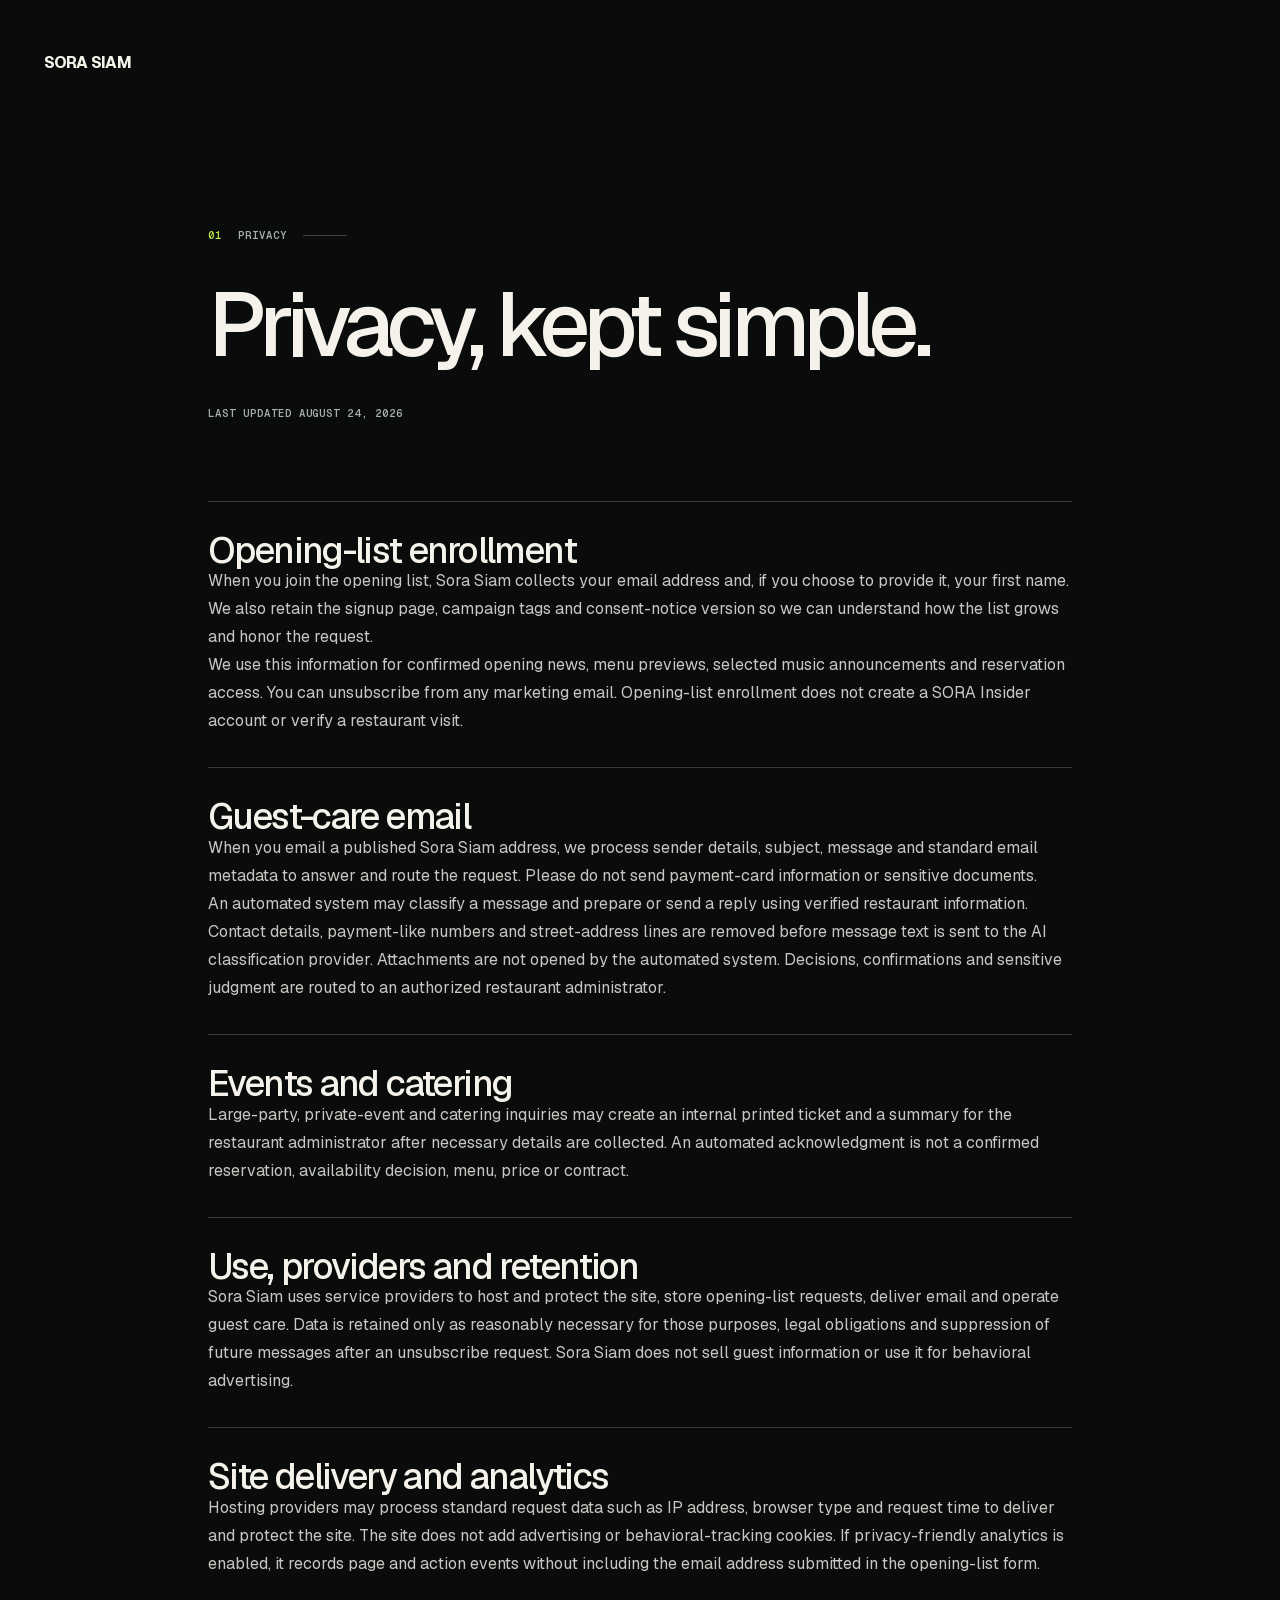
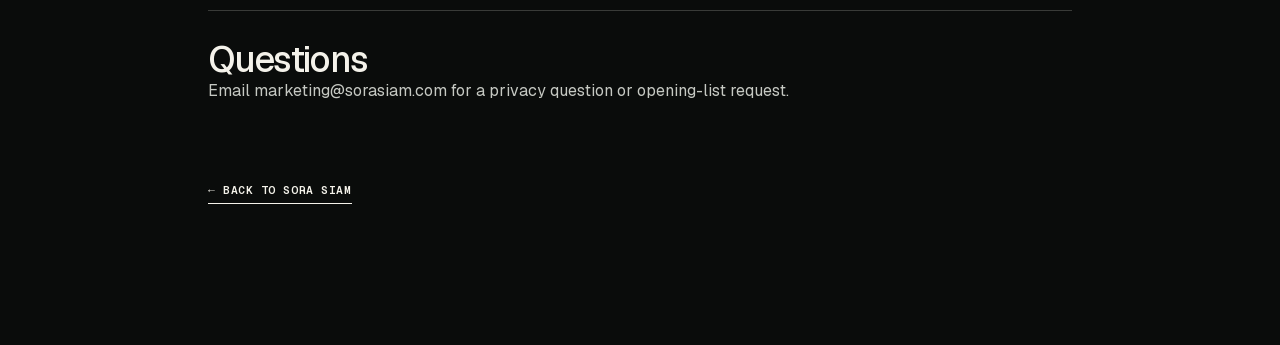
<file: privacy/index.html>
<!DOCTYPE html><html lang="en" data-scroll-behavior="smooth" class="geist_deef94d5-module__Sms4YG__variable geist_mono_1bf8cbf6-module__FlyLvG__variable"><head><meta charSet="utf-8"/><meta name="viewport" content="width=device-width, initial-scale=1"/><link rel="preload" href="/_next/static/media/797e433ab948586e-s.p.0r6juujl39pe6.woff2" as="font" crossorigin="" type="font/woff2"/><link rel="preload" href="/_next/static/media/caa3a2e1cccd8315-s.p.0wgildi0cnwt9.woff2" as="font" crossorigin="" type="font/woff2"/><link rel="stylesheet" href="/_next/static/chunks/0i23px1qf48xs.css" data-precedence="next"/><link rel="preload" as="script" fetchPriority="low" href="/_next/static/chunks/3s6nzrbk-8mnv.js"/><script src="/_next/static/chunks/19mx3mg6lkumu.js" async=""></script><script src="/_next/static/chunks/227kwhsrjlnp4.js" async=""></script><script src="/_next/static/chunks/3tcwyjf3sdyt-.js" async=""></script><script src="/_next/static/chunks/turbopack-193tdqrugw4ny.js" async=""></script><script src="/_next/static/chunks/2ic3ez90hgzfx.js" async="" crossorigin=""></script><meta name="theme-color" content="#0a0c0b"/><meta name="color-scheme" content="dark"/><title>Privacy | Sora Siam</title><meta name="description" content="Read how Sora Siam handles opening-list enrollment, guest-care email, hosting request logs and cookies."/><meta name="application-name" content="Sora Siam"/><meta name="author" content="Sora Siam"/><link rel="manifest" href="/manifest.webmanifest"/><meta name="keywords" content="Sora Siam,Thai Japanese restaurant NYC,Thai Japanese restaurant Kips Bay,fresh sashimi NYC,dry-aged fish NYC,dry-aged steak Manhattan,live music restaurant NYC,listening room Kips Bay,cocktail bar Kips Bay,378 3rd Ave restaurant"/><meta name="creator" content="Sora Siam"/><meta name="publisher" content="Sora Siam"/><meta name="robots" content="index, follow"/><meta name="googlebot" content="index, follow, max-video-preview:-1, max-image-preview:large, max-snippet:-1"/><meta name="category" content="restaurant"/><link rel="canonical" href="https://sorasiam.com/privacy/"/><meta name="msvalidate.01" content="3A000FE09B4CC087E43770D994781ED5"/><meta name="mobile-web-app-capable" content="yes"/><meta name="apple-mobile-web-app-title" content="Sora Siam"/><meta name="apple-mobile-web-app-status-bar-style" content="black-translucent"/><meta property="og:title" content="Privacy | Sora Siam"/><meta property="og:description" content="How Sora Siam handles opening-list enrollment, guest-care email, request logs and cookies."/><meta property="og:url" content="https://sorasiam.com/privacy/"/><meta property="og:image" content="https://sorasiam.com/og-image.jpg"/><meta property="og:type" content="website"/><meta name="twitter:card" content="summary_large_image"/><meta name="twitter:title" content="Sora Siam | Thai-Japanese Dining &amp; After Dark in NYC"/><meta name="twitter:description" content="Thai-Japanese dining upstairs. Cocktails, selected live sets and high-fidelity listening downstairs. Coming soon to 378 3rd Ave."/><meta name="twitter:image" content="https://sorasiam.com/og-image.jpg"/><link rel="icon" href="/favicon.ico?favicon.2vob68tjqpejf.ico" sizes="256x256" type="image/x-icon"/><link rel="icon" href="/favicon.ico"/><link rel="apple-touch-icon" href="/apple-touch-icon.png"/><meta name="next-size-adjust" content=""/><script src="/_next/static/chunks/0cz1d0mv5g_q7.js" noModule=""></script></head><body><div hidden=""><!--$--><!--/$--></div><a class="skip-link" href="#main-content">Skip to content</a><main id="main-content" class="legal-page"><a class="legal-wordmark" href="/">SORA SIAM</a><div class="legal-copy"><p class="section-mark"><span>01</span> Privacy</p><h1>Privacy, kept simple.</h1><p class="legal-updated">Last updated August 24, 2026</p><section><h2>Opening-list enrollment</h2><p>When you join the opening list, Sora Siam collects your email address and, if you choose to provide it, your first name. We also retain the signup page, campaign tags and consent-notice version so we can understand how the list grows and honor the request.</p><p>We use this information for confirmed opening news, menu previews, selected music announcements and reservation access. You can unsubscribe from any marketing email. Opening-list enrollment does not create a SORA Insider account or verify a restaurant visit.</p></section><section><h2>Guest-care email</h2><p>When you email a published Sora Siam address, we process sender details, subject, message and standard email metadata to answer and route the request. Please do not send payment-card information or sensitive documents.</p><p>An automated system may classify a message and prepare or send a reply using verified restaurant information. Contact details, payment-like numbers and street-address lines are removed before message text is sent to the AI classification provider. Attachments are not opened by the automated system. Decisions, confirmations and sensitive judgment are routed to an authorized restaurant administrator.</p></section><section><h2>Events and catering</h2><p>Large-party, private-event and catering inquiries may create an internal printed ticket and a summary for the restaurant administrator after necessary details are collected. An automated acknowledgment is not a confirmed reservation, availability decision, menu, price or contract.</p></section><section><h2>Use, providers and retention</h2><p>Sora Siam uses service providers to host and protect the site, store opening-list requests, deliver email and operate guest care. Data is retained only as reasonably necessary for those purposes, legal obligations and suppression of future messages after an unsubscribe request. Sora Siam does not sell guest information or use it for behavioral advertising.</p></section><section><h2>Site delivery and analytics</h2><p>Hosting providers may process standard request data such as IP address, browser type and request time to deliver and protect the site. The site does not add advertising or behavioral-tracking cookies. If privacy-friendly analytics is enabled, it records page and action events without including the email address submitted in the opening-list form.</p></section><section><h2>Questions</h2><p>Email <a href="mailto:marketing@sorasiam.com">marketing@sorasiam.com</a> for a privacy question or opening-list request.</p></section><a class="text-link" href="/">← Back to Sora Siam</a></div></main><!--$--><!--/$--><nav class="mobile-action-bar" aria-label="Quick actions"><a href="/#opening-list">Opening list</a><a href="https://www.google.com/maps/dir/?api=1&amp;destination=378+3rd+Ave%2C+New+York%2C+NY+10016" target="_blank" rel="noreferrer">Directions ↗</a></nav><script src="/_next/static/chunks/3s6nzrbk-8mnv.js" id="_R_" async=""></script><script>(self.__next_f=self.__next_f||[]).push([0])</script><script>self.__next_f.push([1,"1:\"$Sreact.fragment\"\n2:I[39756,[\"/_next/static/chunks/2ic3ez90hgzfx.js\"],\"default\"]\n3:I[37457,[\"/_next/static/chunks/2ic3ez90hgzfx.js\"],\"default\"]\n4:I[22016,[\"/_next/static/chunks/2ic3ez90hgzfx.js\"],\"\"]\n5:I[94237,[\"/_next/static/chunks/2ic3ez90hgzfx.js\"],\"AnalyticsLink\"]\n6:I[94523,[\"/_next/static/chunks/2ic3ez90hgzfx.js\"],\"PageAnalytics\"]\ne:I[68027,[\"/_next/static/chunks/2ic3ez90hgzfx.js\"],\"default\",1]\n:HL[\"/_next/static/chunks/0i23px1qf48xs.css\",\"style\"]\n:HL[\"/_next/static/media/797e433ab948586e-s.p.0r6juujl39pe6.woff2\",\"font\",{\"crossOrigin\":\"\",\"type\":\"font/woff2\"}]\n:HL[\"/_next/static/media/caa3a2e1cccd8315-s.p.0wgildi0cnwt9.woff2\",\"font\",{\"crossOrigin\":\"\",\"type\":\"font/woff2\"}]\nc:X\n0:{\"P\":null,\"c\":[\"\",\"privacy\",\"\"],\"q\":\"\",\"i\":false,\"f\":[[[\"\",{\"children\":[\"privacy\",{\"children\":[\"__PAGE__\",{},\"$undefined\",\"$undefined\",4608]},\"$undefined\",\"$undefined\",4608]},\"$undefined\",\"$undefined\",4624],[[\"$\",\"$1\",\"c\",{\"children\":[[[\"$\",\"link\",\"0\",{\"rel\":\"stylesheet\",\"href\":\"/_next/static/chunks/0i23px1qf48xs.css\",\"precedence\":\"next\",\"crossOrigin\":\"$undefined\",\"nonce\":\"$undefined\"}],[\"$\",\"script\",\"script-0\",{\"src\":\"/_next/static/chunks/2ic3ez90hgzfx.js\",\"async\":true,\"nonce\":\"$undefined\"}]],[\"$\",\"html\",null,{\"lang\":\"en\",\"data-scroll-behavior\":\"smooth\",\"className\":\"geist_deef94d5-module__Sms4YG__variable geist_mono_1bf8cbf6-module__FlyLvG__variable\",\"children\":[\"$\",\"body\",null,{\"children\":[[\"$\",\"a\",null,{\"className\":\"skip-link\",\"href\":\"#main-content\",\"children\":\"Skip to content\"}],[\"$\",\"$L2\",null,{\"parallelRouterKey\":\"children\",\"error\":\"$undefined\",\"errorStyles\":\"$undefined\",\"errorScripts\":\"$undefined\",\"template\":[\"$\",\"$L3\",null,{}],\"templateStyles\":\"$undefined\",\"templateScripts\":\"$undefined\",\"notFound\":[[\"$\",\"main\",null,{\"id\":\"main-content\",\"className\":\"not-found\",\"children\":[[\"$\",\"p\",null,{\"className\":\"eyebrow\",\"children\":\"404 · OFF MENU\"}],[\"$\",\"h1\",null,{\"children\":\"This course isn’t being served.\"}],[\"$\",\"$L4\",null,{\"className\":\"button button--primary\",\"href\":\"/\",\"children\":\"Return to Sora Siam\"}]]}],[]],\"forbidden\":\"$undefined\",\"unauthorized\":\"$undefined\"}],[\"$\",\"nav\",null,{\"className\":\"mobile-action-bar\",\"aria-label\":\"Quick actions\",\"children\":[[\"$\",\"$L5\",null,{\"href\":\"/#opening-list\",\"event\":\"opening_list_view\",\"children\":\"Opening list\"}],[\"$\",\"$L5\",null,{\"href\":\"https://www.google.com/maps/dir/?api=1\u0026destination=378+3rd+Ave%2C+New+York%2C+NY+10016\",\"event\":\"directions_click\",\"external\":true,\"target\":\"_blank\",\"rel\":\"noreferrer\",\"children\":\"Directions ↗\"}]]}],[\"$\",\"$L6\",null,{}]]}]}]]}],{\"children\":[[\"$\",\"$1\",\"c\",{\"children\":[null,[\"$\",\"$L2\",null,{\"parallelRouterKey\":\"children\",\"error\":\"$undefined\",\"errorStyles\":\"$undefined\",\"errorScripts\":\"$undefined\",\"template\":[\"$\",\"$L3\",null,{}],\"templateStyles\":\"$undefined\",\"templateScripts\":\"$undefined\",\"notFound\":\"$undefined\",\"forbidden\":\"$undefined\",\"unauthorized\":\"$undefined\"}]]}],{\"children\":[[\"$\",\"$1\",\"c\",{\"children\":[[\"$\",\"main\",null,{\"id\":\"main-content\",\"className\":\"legal-page\",\"children\":[[\"$\",\"$L4\",null,{\"className\":\"legal-wordmark\",\"href\":\"/\",\"children\":\"SORA SIAM\"}],[\"$\",\"div\",null,{\"className\":\"legal-copy\",\"children\":[[\"$\",\"p\",null,{\"className\":\"section-mark\",\"children\":[[\"$\",\"span\",null,{\"children\":\"01\"}],\" Privacy\"]}],[\"$\",\"h1\",null,{\"children\":\"Privacy, kept simple.\"}],[\"$\",\"p\",null,{\"className\":\"legal-updated\",\"children\":\"Last updated August 24, 2026\"}],[\"$\",\"section\",null,{\"children\":[[\"$\",\"h2\",null,{\"children\":\"Opening-list enrollment\"}],[\"$\",\"p\",null,{\"children\":\"When you join the opening list, Sora Siam collects your email address and, if you choose to provide it, your first name. We also retain the signup page, campaign tags and consent-notice version so we can understand how the list grows and honor the request.\"}],[\"$\",\"p\",null,{\"children\":\"We use this information for confirmed opening news, menu previews, selected music announcements and reservation access. You can unsubscribe from any marketing email. Opening-list enrollment does not create a SORA Insider account or verify a restaurant visit.\"}]]}],[\"$\",\"section\",null,{\"children\":[[\"$\",\"h2\",null,{\"children\":\"Guest-care email\"}],[\"$\",\"p\",null,{\"children\":\"When you email a published Sora Siam address, we process sender details, subject, message and standard email metadata to answer and route the request. Please do not send payment-card information or sensitive documents.\"}],[\"$\",\"p\",null,{\"children\":\"An automated system may classify a message and prepare or send a reply using verified restaurant information. Contact details, payment-like numbers and street-address lines are removed before message text is sent to the AI classification provider. Attachments are not opened by the automated system. Decisions, confirmations and sensitive judgment are routed to an authorized restaurant administrator.\"}]]}],[\"$\",\"section\",null,{\"children\":[[\"$\",\"h2\",null,{\"children\":\"Events and catering\"}],[\"$\",\"p\",null,{\"children\":\"Large-party, private-event and catering inquiries may create an internal printed ticket and a summary for the restaurant administrator after necessary details are collected. An automated acknowledgment is not a confirmed reservation, availability decision, menu, price or contract.\"}]]}],\"$L7\",\"$L8\",\"$L9\",\"$La\"]}]]}],null,\"$Lb\"]}],{},null,false,null]},null,false,\"$c\"]},null,false,null],\"$Ld\",false]],\"m\":\"$undefined\",\"G\":[\"$e\",[\"$Lf\"]],\"S\":true,\"h\":null,\"r\":\"$undefined\",\"s\":\"$undefined\",\"a\":\"$undefined\",\"l\":\"$undefined\",\"p\":\"$undefined\",\"d\":\"$undefined\",\"b\":\"oTyJbCTBeGeVZ-XpTAPSK\"}\n10:I[97367,[\"/_next/static/chunks/2ic3ez90hgzfx.js\"],\"OutletBoundary\"]\n11:\"$Sreact.suspense\"\n13:I[97367,[\"/_next/static/chunks/2ic3ez90hgzfx.js\"],\"ViewportBoundary\"]\n15:I[97367,[\"/_next/static/chunks/2ic3ez90hgzfx.js\"],\"MetadataBoundary\"]\n7:[\"$\",\"section\",null,{\"children\":[[\"$\",\"h2\",null,{\"children\":\"Use, providers and retention\"}],[\"$\",\"p\",null,{\"children\":\"Sora Siam uses service providers to host and protect the site, store opening-list requests, deliver email and operate guest care. Data is retained only as reasonably necessary for those purposes, legal obligations and suppression of future messages after an unsubscribe request. Sora Siam does not sell guest information or use it for behavioral advertising.\"}]]}]\n8:[\"$\",\"section\",null,{\"children\":[[\"$\",\"h2\",null,{\"children\":\"Site delivery and analytics\"}],[\"$\",\"p\",null,{\"children\":\"Hosting providers may process standard request data such as IP address, browser type and request time to deliver and protect the site. The site does not add advertising or behavioral-tracking cookies. If privacy-friendly analytics is enabled, it records page and action events without including the email address submitted in the opening-list form.\"}]]}]\n9:[\"$\",\"section\",null,{\"children\":[[\"$\",\"h2\",null,{\"children\":\"Questions\"}],[\"$\",\"p\",null,{\"children\":[\"Email \",[\"$\",\"a\",null,{\"href\":\"mailto:marketing@sorasiam.com\",\"children\":\"marketing@sorasiam.com\"}],\" for a privacy question or opening-list request.\"]}]]}]\na:[\"$\",\"$L4\",null,{\"className\":\"text-link\",\"href\":\"/\",\"children\":\"← Back to Sora Siam\"}]\nb:[\"$\",\"$L10\",null,{\"children\":[\"$\",\"$11\",null,{\"name\":\"Next.MetadataOutlet\",\"children\":\"$@12\"}]}]\nd:[\"$\",\"$1\",\"h\",{\"children\":[null,[\"$\",\"$L13\",null,{\"children\":\"$L14\"}],[\"$\",\"div\",null,{\"hidden\":true,\"children\":[\"$\",\"$L15\",null,{\"children\":[\"$\",\"$11\",null,{\"name\":\"Next.Metadata\",\"children\":\"$L16\"}]}]}],[\"$\",\"meta\",null,{\"name\":\"next-size-adjust\",\"content\":\"\"}]]}]\nf:[\"$\",\"link\",\"0\",{\"rel\":\"stylesheet\",\"href\":\"/_next/static/chunks/0i23px1qf48xs.css\",\"precedence\":\"next\",\"crossOrigin\":\"$undefined\",\"nonce\":\"$undefined\"}]\nc:C\n14:[[\"$\",\"meta\",\"0\",{\"charSet\":\"utf-8\"}],[\"$\",\"meta\",\"1\",{\"name\":\"viewport\",\"content\":\"width=device-width, initial-scale=1\"}],[\"$\",\"meta\",\"2\",{\"name\":\"theme-color\",\"content\":\"#0a0c0b\"}],[\"$\",\"meta\",\"3\",{\"name\":\"color-scheme\",\"content\":\"dark\"}]]\n17:I[27201,[\"/_next/static/chunks/2ic3ez90hgzfx.js\"],\"IconMark\"]\n12:null\n16:[[\"$\",\"title\",\"0\",{\"children\":\"Privacy | Sora Siam\"}],[\"$\",\"meta\",\"1\",{\"name\":\"description\",\"content\":\"Read how Sora Siam handles opening-list enrollment, guest-care email, hosting request logs and cookies.\"}],[\"$\",\"meta\",\"2\",{\"name\":\"application-name\",\"content\":\"Sora Siam\"}],[\"$\",\"meta\",\"3\",{\"name\":\"author\",\"content\":\"Sora Siam\"}],[\"$\",\"link\",\"4\",{\"rel\":\"manifest\",\"href\":\"/manifest.webmanifest\",\"crossOrigin\":\"$undefined\"}],[\"$\",\"meta\",\"5\",{\"name\":\"keywords\",\"content\":\"Sora Siam,Thai Japanese restaurant NYC,Thai Japanese restaurant Kips Bay,fresh sashimi NYC,dry-aged fish NYC,dry-aged steak Manhattan,live music restaurant NYC,listening room Kips Bay,cocktail bar Kips Bay,378 3rd Ave restaurant\"}],[\"$\",\"meta\",\"6\",{\"name\":\"creator\",\"content\":\"Sora Siam\"}],[\"$\",\"meta\",\"7\",{\"name\":\"publisher\",\"content\":\"Sora Siam\"}],[\"$\",\"meta\",\"8\",{\"name\":\"robots\",\"content\":\"index, follow\"}],[\"$\",\"meta\",\"9\",{\"name\":\"googlebot\",\"content\":\"index, follow, max-video-preview:-1, max-image-preview:large, max-snippet:-1\"}],[\"$\",\"meta\",\"10\",{\"name\":\"category\",\"content\":\"restaurant\"}],[\"$\",\"link\",\"11\",{\"rel\":\"canonical\",\"href\":\"https://sorasiam.com/privacy/\"}],[\"$\",\"meta\",\"12\",{\"name\":\"msvalidate.01\",\"content\":\"3A000FE09B4CC087E43770D994781ED5\"}],[\"$\",\"meta\",\"13\",{\"name\":\"mobile-web-app-capable\",\"content\":\"yes\"}],[\"$\",\"meta\",\"14\",{\"name\":\"apple-mobile-web-app-title\",\"content\":\"Sora Siam\"}],[\"$\",\"meta\",\"15\",{\"name\":\"apple-mobile-web-app-status-bar-style\",\"content\":\"black-translucent\"}],[\"$\",\"meta\",\"16\",{\"property\":\"og:title\",\"content\":\"Privacy | Sora Siam\"}],[\"$\",\"meta\",\"17\",{\"property\":\"og:description\",\"content\":\"How Sora Siam handles opening-list enrollment, guest-care email, request logs and cookies.\"}],[\"$\",\"meta\",\"18\",{\"property\":\"og:url\",\"content\":\"https://sorasiam.com/privacy/\"}],[\"$\",\"meta\",\"19\",{\"property\":\"og:image\",\"content\":\"https://sorasiam.com/og-image.jpg\"}],[\"$\",\"meta\",\"20\",{\"property\":\"og:type\",\"content\":\"website\"}],[\"$\",\"meta\",\"21\",{\"name\":\"twitter:card\",\"content\":\"summary_large_image\"}],[\"$\",\"meta\",\"22\",{\"name\":\"twitter:title\",\"content\":\"Sora Siam | Thai-Japanese Dining \u0026 After Dark in NYC\"}],[\"$\",\"meta\",\"23\",{\"name\":\"twitter:description\",\"content\":\"Thai-Japanese dining upstairs. Cocktails, selected live sets and high-fidelity listening downstairs. Coming soon to 378 3rd Ave.\"}],[\"$\",\"meta\",\"24\",{\"name\":\"twitter:image\",\"content\":\"https://sorasiam.com/og-image.jpg\"}],[\"$\",\"link\",\"25\",{\"rel\":\"icon\",\"href\":\"/favicon.ico?favicon.2vob68tjqpejf.ico\",\"sizes\":\"256x256\",\"type\":\"image/x-icon\"}],[\"$\",\"link\",\"26\",{\"rel\":\"icon\",\"href\":\"/favicon.ico\"}],[\"$\",\"link\",\"27\",{\"rel\":\"apple-touch-icon\",\"href\":\"/apple-touch-icon.png\"}],[\"$\",\"$L17\",\"28\",{}]]\n"])</script></body></html>
</file>
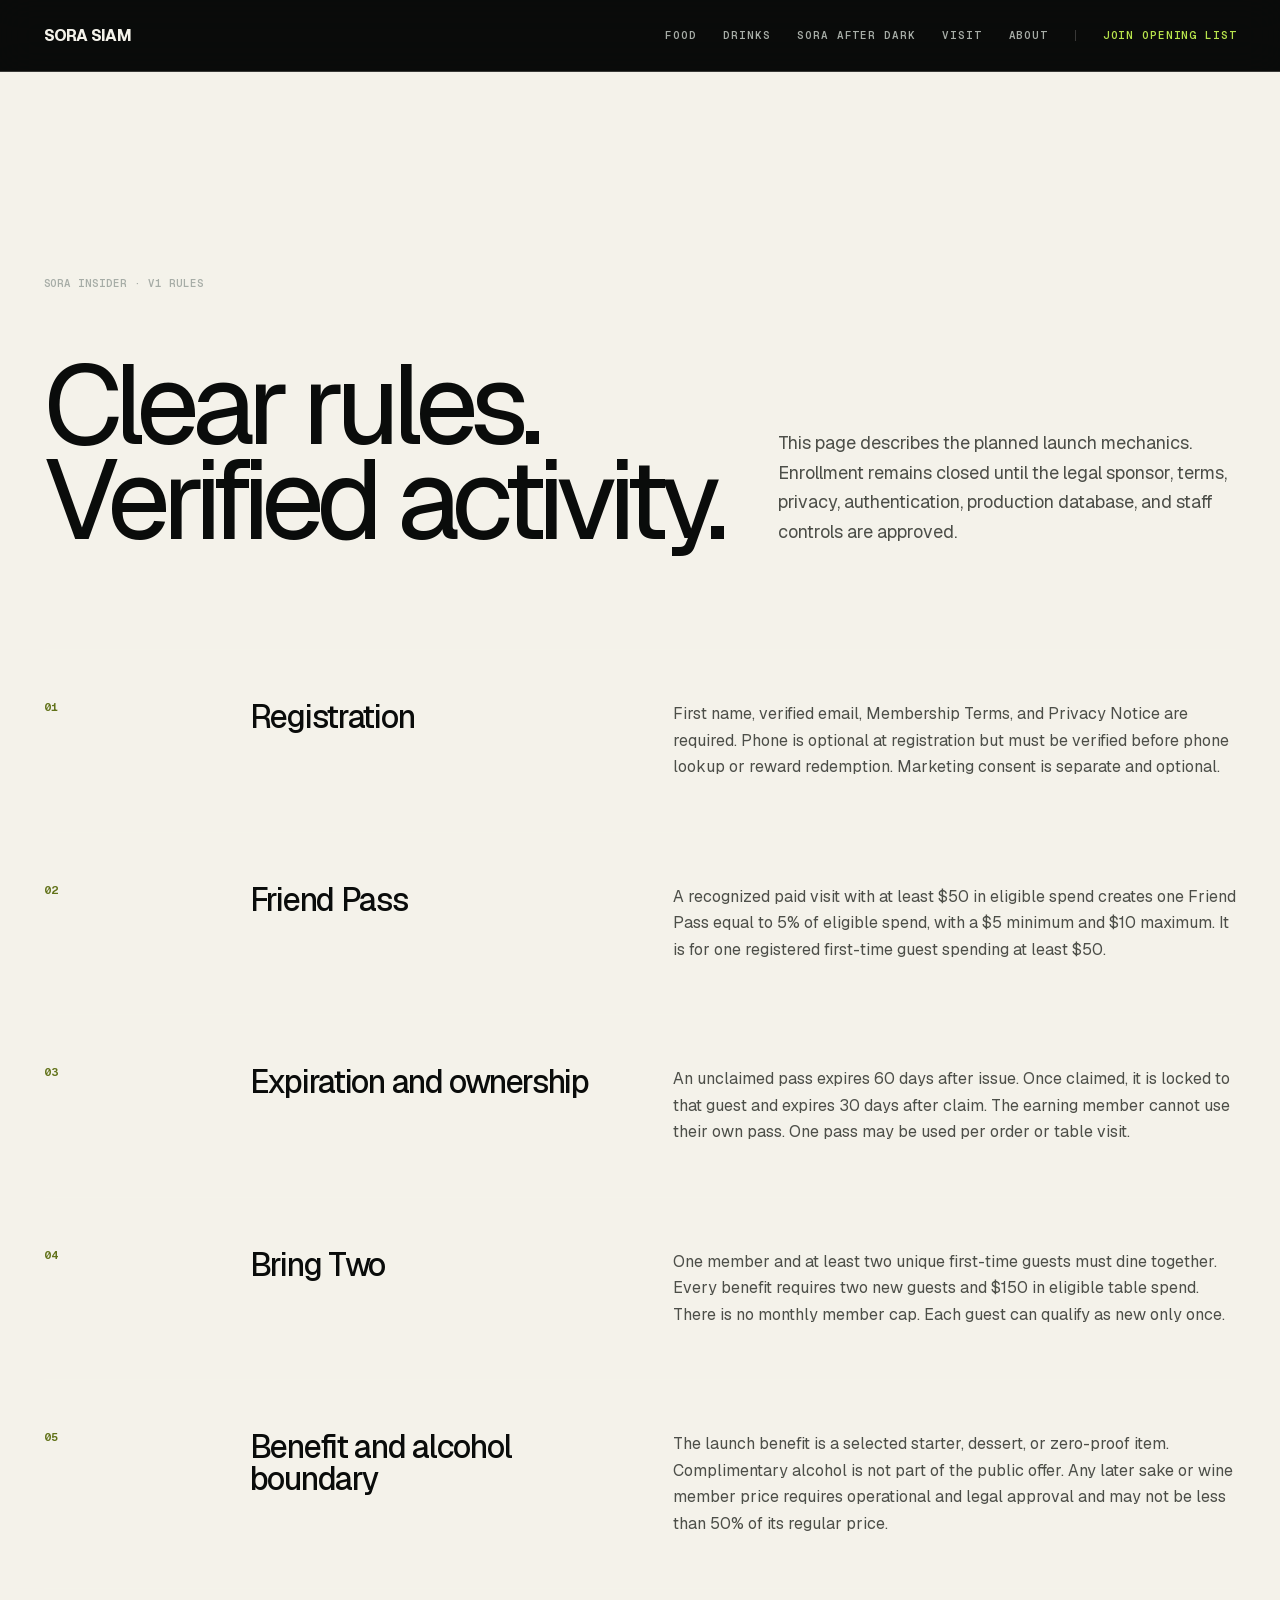
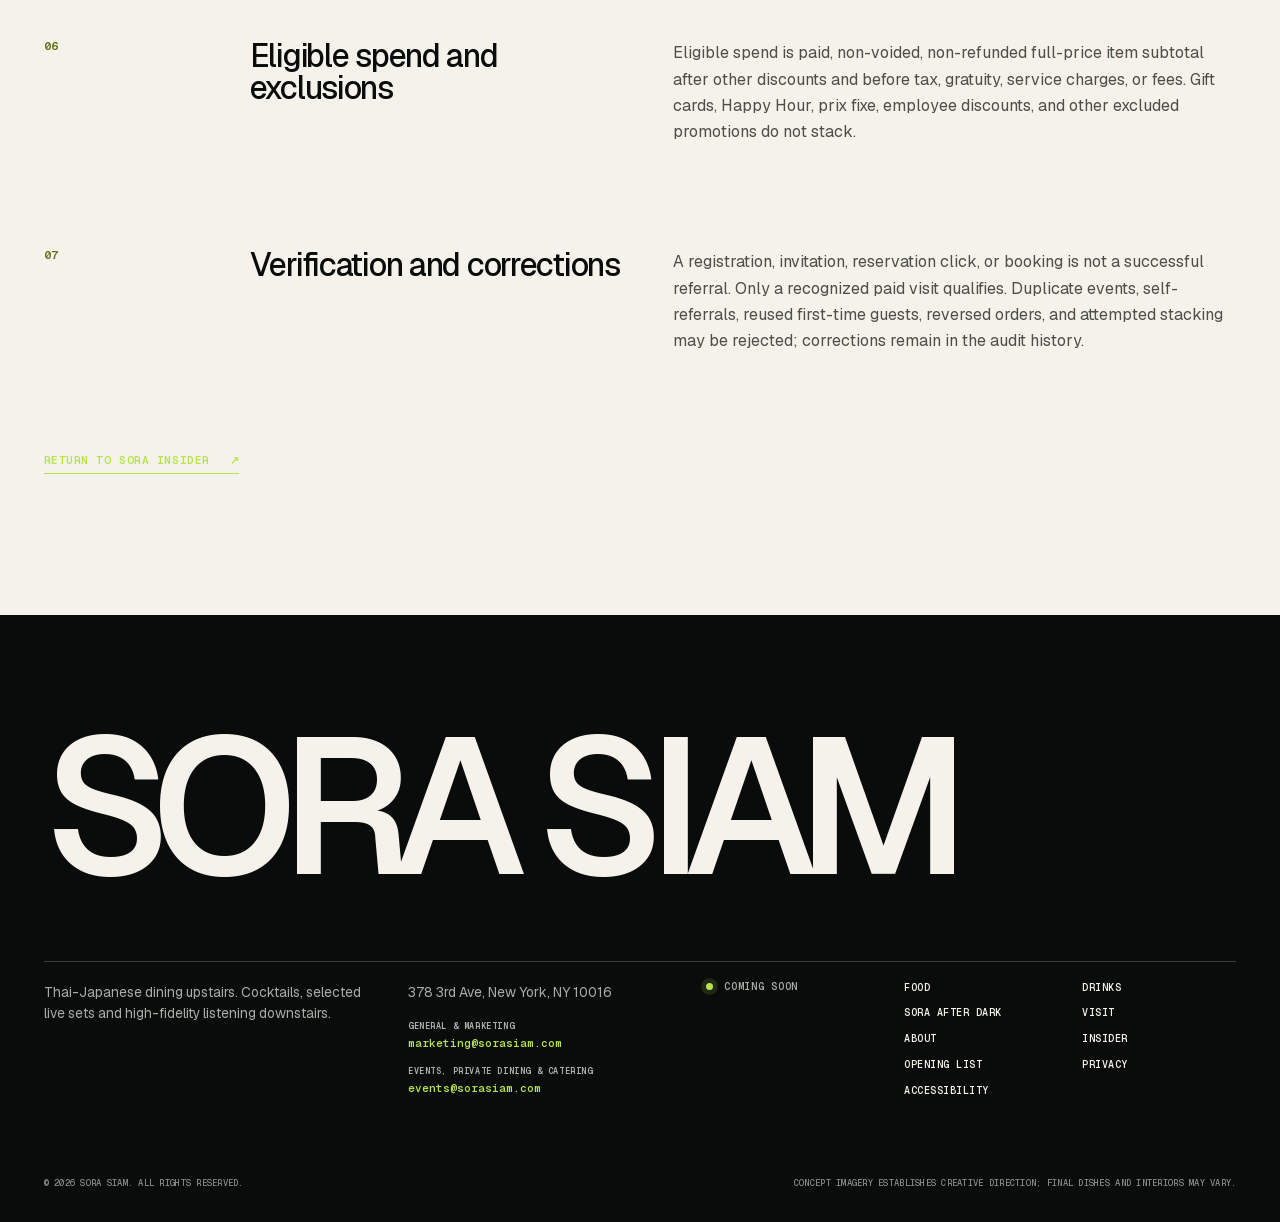
<file: insider/rules/index.html>
<!DOCTYPE html><html lang="en" data-scroll-behavior="smooth" class="geist_deef94d5-module__Sms4YG__variable geist_mono_1bf8cbf6-module__FlyLvG__variable"><head><meta charSet="utf-8"/><meta name="viewport" content="width=device-width, initial-scale=1"/><link rel="preload" href="/_next/static/media/797e433ab948586e-s.p.0r6juujl39pe6.woff2" as="font" crossorigin="" type="font/woff2"/><link rel="preload" href="/_next/static/media/caa3a2e1cccd8315-s.p.0wgildi0cnwt9.woff2" as="font" crossorigin="" type="font/woff2"/><link rel="stylesheet" href="/_next/static/chunks/0i23px1qf48xs.css" data-precedence="next"/><link rel="preload" as="script" fetchPriority="low" href="/_next/static/chunks/3s6nzrbk-8mnv.js"/><script src="/_next/static/chunks/19mx3mg6lkumu.js" async=""></script><script src="/_next/static/chunks/227kwhsrjlnp4.js" async=""></script><script src="/_next/static/chunks/3tcwyjf3sdyt-.js" async=""></script><script src="/_next/static/chunks/turbopack-193tdqrugw4ny.js" async=""></script><script src="/_next/static/chunks/2ic3ez90hgzfx.js" async="" crossorigin=""></script><script src="/_next/static/chunks/3_8uaq0nb9x7_.js" async="" crossorigin=""></script><meta name="theme-color" content="#0a0c0b"/><meta name="color-scheme" content="dark"/><title>SORA Insider Program Rules | Sora Siam</title><meta name="description" content="Plain-language SORA Insider Friend Pass, Bring Two, eligibility, expiration, and exclusion rules."/><meta name="application-name" content="Sora Siam"/><meta name="author" content="Sora Siam"/><link rel="manifest" href="/manifest.webmanifest"/><meta name="keywords" content="Sora Siam,Thai Japanese restaurant NYC,Thai Japanese restaurant Kips Bay,fresh sashimi NYC,dry-aged fish NYC,dry-aged steak Manhattan,live music restaurant NYC,listening room Kips Bay,cocktail bar Kips Bay,378 3rd Ave restaurant"/><meta name="creator" content="Sora Siam"/><meta name="publisher" content="Sora Siam"/><meta name="robots" content="noindex, follow"/><meta name="category" content="restaurant"/><link rel="canonical" href="https://sorasiam.com/insider/rules/"/><meta name="msvalidate.01" content="3A000FE09B4CC087E43770D994781ED5"/><meta name="mobile-web-app-capable" content="yes"/><meta name="apple-mobile-web-app-title" content="Sora Siam"/><meta name="apple-mobile-web-app-status-bar-style" content="black-translucent"/><meta property="og:title" content="Sora Siam | Thai-Japanese Dining &amp; After Dark in NYC"/><meta property="og:description" content="Thai-Japanese dining upstairs. Cocktails, selected live sets and high-fidelity listening downstairs. Coming soon to 378 3rd Ave."/><meta property="og:url" content="https://sorasiam.com/"/><meta property="og:site_name" content="Sora Siam"/><meta property="og:locale" content="en_US"/><meta property="og:image" content="https://sorasiam.com/og-image.jpg"/><meta property="og:image:width" content="1400"/><meta property="og:image:height" content="788"/><meta property="og:image:alt" content="Concept preview of Sora Siam Thai-Japanese dining and SORA After Dark"/><meta property="og:type" content="website"/><meta name="twitter:card" content="summary_large_image"/><meta name="twitter:title" content="Sora Siam | Thai-Japanese Dining &amp; After Dark in NYC"/><meta name="twitter:description" content="Thai-Japanese dining upstairs. Cocktails, selected live sets and high-fidelity listening downstairs. Coming soon to 378 3rd Ave."/><meta name="twitter:image" content="https://sorasiam.com/og-image.jpg"/><link rel="icon" href="/favicon.ico?favicon.2vob68tjqpejf.ico" sizes="256x256" type="image/x-icon"/><link rel="icon" href="/favicon.ico"/><link rel="apple-touch-icon" href="/apple-touch-icon.png"/><meta name="next-size-adjust" content=""/><script src="/_next/static/chunks/0cz1d0mv5g_q7.js" noModule=""></script></head><body><div hidden=""><!--$--><!--/$--></div><a class="skip-link" href="#main-content">Skip to content</a><header class="site-header"><a class="wordmark" aria-label="Sora Siam home" href="/">SORA SIAM</a><nav id="primary-navigation" class="main-nav " aria-label="Primary"><a href="/food/">Food</a><a href="/drinks/">Drinks</a><a href="/music/">SORA After Dark</a><a href="/location/">Visit</a><a href="/about/">About</a><a class="nav-cta" href="/#opening-list">Join Opening List</a></nav><button class="menu-toggle" type="button" aria-label="Open navigation" aria-expanded="false" aria-controls="primary-navigation"><span aria-hidden="true"></span><span aria-hidden="true"></span></button></header><main id="main-content" class="insider-rules-page"><header><p class="eyebrow">SORA INSIDER · V1 RULES</p><h1>Clear rules. Verified activity.</h1><p>This page describes the planned launch mechanics. Enrollment remains closed until the legal sponsor, terms, privacy, authentication, production database, and staff controls are approved.</p></header><div class="rules-list"><section><span>01</span><div><h2>Registration</h2><p>First name, verified email, Membership Terms, and Privacy Notice are required. Phone is optional at registration but must be verified before phone lookup or reward redemption. Marketing consent is separate and optional.</p></div></section><section><span>02</span><div><h2>Friend Pass</h2><p>A recognized paid visit with at least $50 in eligible spend creates one Friend Pass equal to 5% of eligible spend, with a $5 minimum and $10 maximum. It is for one registered first-time guest spending at least $50.</p></div></section><section><span>03</span><div><h2>Expiration and ownership</h2><p>An unclaimed pass expires 60 days after issue. Once claimed, it is locked to that guest and expires 30 days after claim. The earning member cannot use their own pass. One pass may be used per order or table visit.</p></div></section><section><span>04</span><div><h2>Bring Two</h2><p>One member and at least two unique first-time guests must dine together. Every benefit requires two new guests and $150 in eligible table spend. There is no monthly member cap. Each guest can qualify as new only once.</p></div></section><section><span>05</span><div><h2>Benefit and alcohol boundary</h2><p>The launch benefit is a selected starter, dessert, or zero-proof item. Complimentary alcohol is not part of the public offer. Any later sake or wine member price requires operational and legal approval and may not be less than 50% of its regular price.</p></div></section><section><span>06</span><div><h2>Eligible spend and exclusions</h2><p>Eligible spend is paid, non-voided, non-refunded full-price item subtotal after other discounts and before tax, gratuity, service charges, or fees. Gift cards, Happy Hour, prix fixe, employee discounts, and other excluded promotions do not stack.</p></div></section><section><span>07</span><div><h2>Verification and corrections</h2><p>A registration, invitation, reservation click, or booking is not a successful referral. Only a recognized paid visit qualifies. Duplicate events, self-referrals, reused first-time guests, reversed orders, and attempted stacking may be rejected; corrections remain in the audit history.</p></div></section></div><a class="section-link" href="/insider/">Return to SORA Insider <span aria-hidden="true">↗</span></a></main><footer class="site-footer"><div class="footer-wordmark" aria-label="Sora Siam">SORA SIAM</div><div class="footer-grid"><p>Thai-Japanese dining upstairs. Cocktails, selected live sets and high-fidelity listening downstairs.</p><div class="footer-contact"><address>378 3rd Ave, New York, NY 10016</address><ul class="footer-email-list" aria-label="Sora Siam contact emails"><li><span>General &amp; marketing</span><a href="mailto:marketing@sorasiam.com">marketing@sorasiam.com</a></li><li><span>Events, private dining &amp; catering</span><a href="mailto:events@sorasiam.com">events@sorasiam.com</a></li></ul></div><p class="footer-status"><span></span> Coming soon</p><nav aria-label="Footer"><a href="/food/">Food</a><a href="/drinks/">Drinks</a><a href="/music/">SORA After Dark</a><a href="/location/">Visit</a><a href="/about/">About</a><a href="/insider/">Insider</a><a href="/#opening-list">Opening list</a><a href="/privacy/">Privacy</a><a href="/accessibility/">Accessibility</a></nav></div><div class="footer-legal"><p>© 2026 Sora Siam. All rights reserved.</p><p>Concept imagery establishes creative direction; final dishes and interiors may vary.</p></div></footer><!--$--><!--/$--><nav class="mobile-action-bar" aria-label="Quick actions"><a href="/#opening-list">Opening list</a><a href="https://www.google.com/maps/dir/?api=1&amp;destination=378+3rd+Ave%2C+New+York%2C+NY+10016" target="_blank" rel="noreferrer">Directions ↗</a></nav><script src="/_next/static/chunks/3s6nzrbk-8mnv.js" id="_R_" async=""></script><script>(self.__next_f=self.__next_f||[]).push([0])</script><script>self.__next_f.push([1,"1:\"$Sreact.fragment\"\n2:I[39756,[\"/_next/static/chunks/2ic3ez90hgzfx.js\"],\"default\"]\n3:I[37457,[\"/_next/static/chunks/2ic3ez90hgzfx.js\"],\"default\"]\n4:I[22016,[\"/_next/static/chunks/2ic3ez90hgzfx.js\",\"/_next/static/chunks/3_8uaq0nb9x7_.js\"],\"\"]\n5:I[94237,[\"/_next/static/chunks/2ic3ez90hgzfx.js\"],\"AnalyticsLink\"]\n6:I[94523,[\"/_next/static/chunks/2ic3ez90hgzfx.js\"],\"PageAnalytics\"]\n7:I[93963,[\"/_next/static/chunks/2ic3ez90hgzfx.js\",\"/_next/static/chunks/3_8uaq0nb9x7_.js\"],\"Header\"]\n11:I[68027,[\"/_next/static/chunks/2ic3ez90hgzfx.js\"],\"default\",1]\n:HL[\"/_next/static/chunks/0i23px1qf48xs.css\",\"style\"]\n:HL[\"/_next/static/media/797e433ab948586e-s.p.0r6juujl39pe6.woff2\",\"font\",{\"crossOrigin\":\"\",\"type\":\"font/woff2\"}]\n:HL[\"/_next/static/media/caa3a2e1cccd8315-s.p.0wgildi0cnwt9.woff2\",\"font\",{\"crossOrigin\":\"\",\"type\":\"font/woff2\"}]\nf:X\n0:{\"P\":null,\"c\":[\"\",\"insider\",\"rules\",\"\"],\"q\":\"\",\"i\":false,\"f\":[[[\"\",{\"children\":[\"insider\",{\"children\":[\"rules\",{\"children\":[\"__PAGE__\",{},\"$undefined\",\"$undefined\",4608]},\"$undefined\",\"$undefined\",4608]},\"$undefined\",\"$undefined\",4608]},\"$undefined\",\"$undefined\",4624],[[\"$\",\"$1\",\"c\",{\"children\":[[[\"$\",\"link\",\"0\",{\"rel\":\"stylesheet\",\"href\":\"/_next/static/chunks/0i23px1qf48xs.css\",\"precedence\":\"next\",\"crossOrigin\":\"$undefined\",\"nonce\":\"$undefined\"}],[\"$\",\"script\",\"script-0\",{\"src\":\"/_next/static/chunks/2ic3ez90hgzfx.js\",\"async\":true,\"nonce\":\"$undefined\"}]],[\"$\",\"html\",null,{\"lang\":\"en\",\"data-scroll-behavior\":\"smooth\",\"className\":\"geist_deef94d5-module__Sms4YG__variable geist_mono_1bf8cbf6-module__FlyLvG__variable\",\"children\":[\"$\",\"body\",null,{\"children\":[[\"$\",\"a\",null,{\"className\":\"skip-link\",\"href\":\"#main-content\",\"children\":\"Skip to content\"}],[\"$\",\"$L2\",null,{\"parallelRouterKey\":\"children\",\"error\":\"$undefined\",\"errorStyles\":\"$undefined\",\"errorScripts\":\"$undefined\",\"template\":[\"$\",\"$L3\",null,{}],\"templateStyles\":\"$undefined\",\"templateScripts\":\"$undefined\",\"notFound\":[[\"$\",\"main\",null,{\"id\":\"main-content\",\"className\":\"not-found\",\"children\":[[\"$\",\"p\",null,{\"className\":\"eyebrow\",\"children\":\"404 · OFF MENU\"}],[\"$\",\"h1\",null,{\"children\":\"This course isn’t being served.\"}],[\"$\",\"$L4\",null,{\"className\":\"button button--primary\",\"href\":\"/\",\"children\":\"Return to Sora Siam\"}]]}],[]],\"forbidden\":\"$undefined\",\"unauthorized\":\"$undefined\"}],[\"$\",\"nav\",null,{\"className\":\"mobile-action-bar\",\"aria-label\":\"Quick actions\",\"children\":[[\"$\",\"$L5\",null,{\"href\":\"/#opening-list\",\"event\":\"opening_list_view\",\"children\":\"Opening list\"}],[\"$\",\"$L5\",null,{\"href\":\"https://www.google.com/maps/dir/?api=1\u0026destination=378+3rd+Ave%2C+New+York%2C+NY+10016\",\"event\":\"directions_click\",\"external\":true,\"target\":\"_blank\",\"rel\":\"noreferrer\",\"children\":\"Directions ↗\"}]]}],[\"$\",\"$L6\",null,{}]]}]}]]}],{\"children\":[[\"$\",\"$1\",\"c\",{\"children\":[null,[\"$\",\"$L2\",null,{\"parallelRouterKey\":\"children\",\"error\":\"$undefined\",\"errorStyles\":\"$undefined\",\"errorScripts\":\"$undefined\",\"template\":[\"$\",\"$L3\",null,{}],\"templateStyles\":\"$undefined\",\"templateScripts\":\"$undefined\",\"notFound\":\"$undefined\",\"forbidden\":\"$undefined\",\"unauthorized\":\"$undefined\"}]]}],{\"children\":[[\"$\",\"$1\",\"c\",{\"children\":[null,[\"$\",\"$L2\",null,{\"parallelRouterKey\":\"children\",\"error\":\"$undefined\",\"errorStyles\":\"$undefined\",\"errorScripts\":\"$undefined\",\"template\":[\"$\",\"$L3\",null,{}],\"templateStyles\":\"$undefined\",\"templateScripts\":\"$undefined\",\"notFound\":\"$undefined\",\"forbidden\":\"$undefined\",\"unauthorized\":\"$undefined\"}]]}],{\"children\":[[\"$\",\"$1\",\"c\",{\"children\":[[[\"$\",\"$L7\",null,{}],[\"$\",\"main\",null,{\"id\":\"main-content\",\"className\":\"insider-rules-page\",\"children\":[[\"$\",\"header\",null,{\"children\":[[\"$\",\"p\",null,{\"className\":\"eyebrow\",\"children\":\"SORA INSIDER · V1 RULES\"}],[\"$\",\"h1\",null,{\"children\":\"Clear rules. Verified activity.\"}],[\"$\",\"p\",null,{\"children\":\"This page describes the planned launch mechanics. Enrollment remains closed until the legal sponsor, terms, privacy, authentication, production database, and staff controls are approved.\"}]]}],[\"$\",\"div\",null,{\"className\":\"rules-list\",\"children\":[[\"$\",\"section\",null,{\"children\":[[\"$\",\"span\",null,{\"children\":\"01\"}],[\"$\",\"div\",null,{\"children\":[[\"$\",\"h2\",null,{\"children\":\"Registration\"}],[\"$\",\"p\",null,{\"children\":\"First name, verified email, Membership Terms, and Privacy Notice are required. Phone is optional at registration but must be verified before phone lookup or reward redemption. Marketing consent is separate and optional.\"}]]}]]}],[\"$\",\"section\",null,{\"children\":[[\"$\",\"span\",null,{\"children\":\"02\"}],[\"$\",\"div\",null,{\"children\":[[\"$\",\"h2\",null,{\"children\":\"Friend Pass\"}],[\"$\",\"p\",null,{\"children\":\"A recognized paid visit with at least $50 in eligible spend creates one Friend Pass equal to 5% of eligible spend, with a $5 minimum and $10 maximum. It is for one registered first-time guest spending at least $50.\"}]]}]]}],[\"$\",\"section\",null,{\"children\":[[\"$\",\"span\",null,{\"children\":\"03\"}],[\"$\",\"div\",null,{\"children\":[[\"$\",\"h2\",null,{\"children\":\"Expiration and ownership\"}],[\"$\",\"p\",null,{\"children\":\"An unclaimed pass expires 60 days after issue. Once claimed, it is locked to that guest and expires 30 days after claim. The earning member cannot use their own pass. One pass may be used per order or table visit.\"}]]}]]}],[\"$\",\"section\",null,{\"children\":[[\"$\",\"span\",null,{\"children\":\"04\"}],[\"$\",\"div\",null,{\"children\":[[\"$\",\"h2\",null,{\"children\":\"Bring Two\"}],[\"$\",\"p\",null,{\"children\":\"One member and at least two unique first-time guests must dine together. Every benefit requires two new guests and $150 in eligible table spend. There is no monthly member cap. Each guest can qualify as new only once.\"}]]}]]}],[\"$\",\"section\",null,{\"children\":[[\"$\",\"span\",null,{\"children\":\"05\"}],[\"$\",\"div\",null,{\"children\":[[\"$\",\"h2\",null,{\"children\":\"Benefit and alcohol boundary\"}],\"$L8\"]}]]}],\"$L9\",\"$La\"]}],\"$Lb\"]}],\"$Lc\"],[\"$Ld\"],\"$Le\"]}],{},null,false,null]},null,false,\"$f\"]},null,false,\"$f\"]},null,false,null],\"$L10\",false]],\"m\":\"$undefined\",\"G\":[\"$11\",[\"$L12\"]],\"S\":true,\"h\":null,\"r\":\"$undefined\",\"s\":\"$undefined\",\"a\":\"$undefined\",\"l\":\"$undefined\",\"p\":\"$undefined\",\"d\":\"$undefined\",\"b\":\"oTyJbCTBeGeVZ-XpTAPSK\"}\n13:I[97367,[\"/_next/static/chunks/2ic3ez90hgzfx.js\"],\"OutletBoundary\"]\n14:\"$Sreact.suspense\"\n16:I[97367,[\"/_next/static/chunks/2ic3ez90hgzfx.js\"],\"ViewportBoundary\"]\n18:I[97367,[\"/_next/static/chunks/2ic3ez90hgzfx.js\"],\"MetadataBoundary\"]\n8:[\"$\",\"p\",null,{\"children\":\"The launch benefit is a selected starter, dessert, or zero-proof item. Complimentary alcohol is not part of the public offer. Any later sake or wine member price requires operational and legal approval and may not be less than 50% of its regular price.\"}]\n9:[\"$\",\"section\",null,{\"children\":[[\"$\",\"span\",null,{\"children\":\"06\"}],[\"$\",\"div\",null,{\"children\":[[\"$\",\"h2\",null,{\"children\":\"Eligible spend and exclusions\"}],[\"$\",\"p\",null,{\"children\":\"Eligible spend is paid, non-voided, non-refunded full-price item subtotal after other discounts and before tax, gratuity, service charges, or fees. Gift cards, Happy Hour, prix fixe, employee discounts, and other excluded promotions do not stack.\"}]]}]]}]\na:[\"$\",\"section\",null,{\"children\":[[\"$\",\"span\",null,{\"children\":\"07\"}],[\"$\",\"div\",null,{\"children\":[[\"$\",\"h2\",null,{\"children\":\"Verification and corrections\"}],[\"$\",\"p\",null,{\"children\":\"A registration, invitation, reservation click, or booking is not a successful referral. Only a recognized paid visit qualifies. Duplicate events, self-referrals, reused first-time guests, reversed orders, and attempted stacking may be rejected; corrections remain in the audit history.\"}]]}]]}]\nb:[\"$\",\"$L4\",null,{\"className\":\"section-link\",\"href\":\"/insider/\",\"children\":[\"Return to SORA Insider \",[\"$\",\"span\",null,{\"aria-hidden\":\"true\",\"children\":\"↗\"}]]}]\nc:[\"$\",\"footer\",null,{\"className\":\"site-footer\",\"children\":[[\"$\",\"div\",null,{\"className\":\"footer-wordmark\",\"aria-label\":\"Sora Siam\",\"children\":\"SORA SIAM\"}],[\"$\",\"div\",null,{\"className\":\"footer-grid\",\"children\":[[\"$\",\"p\",null,{\"children\":\"Thai-Japanese dining upstairs. Cocktails, selected live sets and high-fidelity listening downstairs.\"}],[\"$\",\"div\",null,{\"className\":\"footer-contact\",\"children\":[[\"$\",\"address\",null,{\"children\":\"378 3rd Ave, New York, NY 10016\"}],[\"$\",\"ul\",null,{\"className\":\"footer-email-list\",\"aria-label\":\"Sora Siam contact emails\",\"children\":[[\"$\",\"li\",\"marketing@sorasiam.com\",{\"children\":[[\"$\",\"span\",null,{\"children\":\"General \u0026 marketing\"}],[\"$\",\"a\",null,{\"href\":\"mailto:marketing@sorasiam.com\",\"children\":\"marketing@sorasiam.com\"}]]}],[\"$\",\"li\",\"events@sorasiam.com\",{\"children\":[[\"$\",\"span\",null,{\"children\":\"Events, private dining \u0026 catering\"}],[\"$\",\"a\",null,{\"href\":\"mailto:events@sorasiam.com\",\"children\":\"events@sorasiam.com\"}]]}]]}]]}],[\"$\",\"p\",null,{\"className\":\"footer-status\",\"children\":[[\"$\",\"span\",null,{}],\" Coming soon\"]}],[\"$\",\"nav\",null,{\"aria-label\":\"Footer\",\"children\":[[\"$\",\"$L4\",null,{\"prefetch\":false,\"href\":\"/food/\",\"children\":\"Food\"}],[\"$\",\"$L4\",null,{\"prefetch\":false,\"href\":\"/drinks/\",\"children\":\"Drinks\"}],[\"$\",\"$L4\",null,{\"prefetch\":false,\"href\":\"/music/\",\"children\":\"SORA After Dark\"}],[\"$\",\"$L4\",null,{\"prefetch\":false,\"href\":\"/location/\",\"children\":\"Visit\"}],[\"$\",\"$L4\",null,{\"prefetch\":false,\"href\":\"/about/\",\"children\":\"About\"}],[\"$\",\"$L4\",null,{\"prefetch\":false,\"href\":\"/insider/\",\"children\":\"Insider\"}],[\"$\",\"$L4\",null,{\"prefetch\":false,\"href\":\"/#opening-list\",\"children\":\"Opening list\"}],[\"$\",\"$L4\",null,{\"prefetch\":false,\"href\":\"/privacy/\",\"children\":\"Privacy\"}],[\"$\",\"$L4\",null,{\"prefetch\":false,\"href\":\"/accessibility/\",\"children\":\"Accessibility\"}]]}]]}],[\"$\",\"div\",null,{\"className\":\"footer-legal\",\"children\":[[\"$\",\"p\",null,{\"children\":\"© 2026 Sora Siam. All rights reserved.\"}],[\"$\",\"p\",null,{\"children\":\"Concept imagery establishes creative direction; final dishes and interiors may vary.\"}]]}]]}]\nd:[\"$\",\"script\",\"script-0\",{\"src\":\"/_next/static/chunks/3_8uaq0nb9x7_.js\",\"async\":true,\"nonce\":\"$undefined\"}]\ne:[\"$\",\"$L13\",null,{\"children\":[\"$\",\"$14\",null,{\"name\":\"Next.MetadataOutlet\",\"children\":\"$@15\"}]}]\n10:[\"$\",\"$1\",\"h\",{\"children\":[null,[\"$\",\"$L16\",null,{\"children\":\"$L17\"}],[\"$\",\"div\",null,{\"hidden\":true,\"children\":[\"$\",\"$L18\",null,{\"children\":[\"$\",\"$14\",null,{\"name\":\"Next.Metadata\",\"children\":\"$L19\"}]}]}],[\"$\",\"meta\",null,{\"name\":\"next-size-adjust\",\"content\":\"\"}]]}]\n12:[\"$\",\"link\",\"0\",{\"rel\":\"stylesheet\",\"href\":\"/_next/static/chunks/0i23px1qf48xs.css\",\"precedence\":\"next\",\"crossOrigin\":\"$undefined\",\"nonce\":\"$undefined\"}]\nf:C\n17:[[\"$\",\"meta\",\"0\",{\"charSet\":\"utf-8\"}],[\"$\",\"meta\",\"1\",{\"name\":\"viewport\",\"content\":\"width=device-width, initial-scale=1\"}],[\"$\",\"meta\",\"2\",{\"name\":\"theme-color\",\"content\":\"#0a0c0b\"}],[\"$\",\"meta\",\"3\",{\"name\":\"color-scheme\",\"content\":\"dark\"}]]\n1a:I[27201,[\"/_next/static/chunks/2ic3ez90hgzfx.js\"],\"IconMark\"]\n15:null\n19:[[\"$\",\"title\",\"0\",{\"children\":\"SORA Insider Program Rules | Sora Siam\"}],[\"$\",\"meta\",\"1\",{\"name\":\"description\",\"content\":\"Plain-language SORA Insider Friend Pass, Bring Two, eligibility, expiration, and exclusion rules.\"}],[\"$\",\"meta\",\"2\",{\"name\":\"application-name\",\"content\":\"Sora Siam\"}],[\"$\",\"meta\",\"3\",{\"name\":\"author\",\"content\":\"Sora Siam\"}],[\"$\",\"link\",\"4\",{\"rel\":\"manifest\",\"href\":\"/manifest.webmanifest\",\"crossOrigin\":\"$undefined\"}],[\"$\",\"meta\",\"5\",{\"name\":\"keywords\",\"content\":\"Sora Siam,Thai Japanese restaurant NYC,Thai Japanese restaurant Kips Bay,fresh sashimi NYC,dry-aged fish NYC,dry-aged steak Manhattan,live music restaurant NYC,listening room Kips Bay,cocktail bar Kips Bay,378 3rd Ave restaurant\"}],[\"$\",\"meta\",\"6\",{\"name\":\"creator\",\"content\":\"Sora Siam\"}],[\"$\",\"meta\",\"7\",{\"name\":\"publisher\",\"content\":\"Sora Siam\"}],[\"$\",\"meta\",\"8\",{\"name\":\"robots\",\"content\":\"noindex, follow\"}],[\"$\",\"meta\",\"9\",{\"name\":\"category\",\"content\":\"restaurant\"}],[\"$\",\"link\",\"10\",{\"rel\":\"canonical\",\"href\":\"https://sorasiam.com/insider/rules/\"}],[\"$\",\"meta\",\"11\",{\"name\":\"msvalidate.01\",\"content\":\"3A000FE09B4CC087E43770D994781ED5\"}],[\"$\",\"meta\",\"12\",{\"name\":\"mobile-web-app-capable\",\"content\":\"yes\"}],[\"$\",\"meta\",\"13\",{\"name\":\"apple-mobile-web-app-title\",\"content\":\"Sora Siam\"}],[\"$\",\"meta\",\"14\",{\"name\":\"apple-mobile-web-app-status-bar-style\",\"content\":\"black-translucent\"}],[\"$\",\"meta\",\"15\",{\"property\":\"og:title\",\"content\":\"Sora Siam | Thai-Japanese Dining \u0026 After Dark in NYC\"}],[\"$\",\"meta\",\"16\",{\"property\":\"og:description\",\"content\":\"Thai-Japanese dining upstairs. Cocktails, selected live sets and high-fidelity listening downstairs. Coming soon to 378 3rd Ave.\"}],[\"$\",\"meta\",\"17\",{\"property\":\"og:url\",\"content\":\"https://sorasiam.com/\"}],[\"$\",\"meta\",\"18\",{\"property\":\"og:site_name\",\"content\":\"Sora Siam\"}],[\"$\",\"meta\",\"19\",{\"property\":\"og:locale\",\"content\":\"en_US\"}],[\"$\",\"meta\",\"20\",{\"property\":\"og:image\",\"content\":\"https://sorasiam.com/og-image.jpg\"}],[\"$\",\"meta\",\"21\",{\"property\":\"og:image:width\",\"content\":\"1400\"}],[\"$\",\"meta\",\"22\",{\"property\":\"og:image:height\",\"content\":\"788\"}],[\"$\",\"meta\",\"23\",{\"property\":\"og:image:alt\",\"content\":\"Concept preview of Sora Siam Thai-Japanese dining and SORA After Dark\"}],[\"$\",\"meta\",\"24\",{\"property\":\"og:type\",\"content\":\"website\"}],[\"$\",\"meta\",\"25\",{\"name\":\"twitter:card\",\"content\":\"summary_large_image\"}],[\"$\",\"meta\",\"26\",{\"name\":\"twitter:title\",\"content\":\"Sora Siam | Thai-Japanese Dining \u0026 After Dark in NYC\"}],[\"$\",\"meta\",\"27\",{\"name\":\"twitter:description\",\"content\":\"Thai-Japanese dining upstairs. Cocktails, selected live sets and high-fidelity listening downstairs. Coming soon to 378 3rd Ave.\"}],[\"$\",\"meta\",\"28\",{\"name\":\"twitter:image\",\"content\":\"https://sorasiam.com/og-image.jpg\"}],[\"$\",\"link\",\"29\",{\"rel\":\"icon\",\"href\":\"/favicon.ico?favicon.2vob68tjqpejf.ico\",\"sizes\":\"256x256\",\"type\":\"image/x-icon\"}],[\"$\",\"link\",\"30\",{\"rel\":\"icon\",\"href\":\"/favicon.ico\"}],[\"$\",\"link\",\"31\",{\"rel\":\"apple-touch-icon\",\"href\":\"/apple-touch-icon.png\"}],[\"$\",\"$L1a\",\"32\",{}]]\n"])</script></body></html>
</file>
<file: _next/static/chunks/0i23px1qf48xs.css>
@font-face{font-family:Geist;font-style:normal;font-weight:100 900;font-display:swap;src:url(../media/fef07dbb0973bf53-s.3p2_lha1f2xer.woff2)format("woff2");unicode-range:U+460-52F,U+1C80-1C8A,U+20B4,U+2DE0-2DFF,U+A640-A69F,U+FE2E-FE2F}@font-face{font-family:Geist;font-style:normal;font-weight:100 900;font-display:swap;src:url(../media/8a480f0b521d4e75-s.1qq4vpdcun5oj.woff2)format("woff2");unicode-range:U+301,U+400-45F,U+490-491,U+4B0-4B1,U+2116}@font-face{font-family:Geist;font-style:normal;font-weight:100 900;font-display:swap;src:url(../media/53b9e256198e5412-s.390ncx5urfkfu.woff2)format("woff2");unicode-range:U+102-103,U+110-111,U+128-129,U+168-169,U+1A0-1A1,U+1AF-1B0,U+300-301,U+303-304,U+308-309,U+323,U+329,U+1EA0-1EF9,U+20AB}@font-face{font-family:Geist;font-style:normal;font-weight:100 900;font-display:swap;src:url(../media/7178b3e590c64307-s.21jp631_3pja2.woff2)format("woff2");unicode-range:U+100-2BA,U+2BD-2C5,U+2C7-2CC,U+2CE-2D7,U+2DD-2FF,U+304,U+308,U+329,U+1D00-1DBF,U+1E00-1E9F,U+1EF2-1EFF,U+2020,U+20A0-20AB,U+20AD-20C0,U+2113,U+2C60-2C7F,U+A720-A7FF}@font-face{font-family:Geist;font-style:normal;font-weight:100 900;font-display:swap;src:url(../media/caa3a2e1cccd8315-s.p.0wgildi0cnwt9.woff2)format("woff2");unicode-range:U+??,U+131,U+152-153,U+2BB-2BC,U+2C6,U+2DA,U+2DC,U+304,U+308,U+329,U+2000-206F,U+20AC,U+2122,U+2191,U+2193,U+2212,U+2215,U+FEFF,U+FFFD}@font-face{font-family:Geist Fallback;src:local(Arial);ascent-override:95.94%;descent-override:28.16%;line-gap-override:0.0%;size-adjust:104.76%}.geist_deef94d5-module__Sms4YG__className{font-family:Geist,Geist Fallback;font-style:normal}.geist_deef94d5-module__Sms4YG__variable{--font-geist-sans:"Geist", "Geist Fallback"}
@font-face{font-family:Geist Mono;font-style:normal;font-weight:100 900;font-display:swap;src:url(../media/5ce348bf30bf5439-s.31988l_ccedte.woff2)format("woff2");unicode-range:U+460-52F,U+1C80-1C8A,U+20B4,U+2DE0-2DFF,U+A640-A69F,U+FE2E-FE2F}@font-face{font-family:Geist Mono;font-style:normal;font-weight:100 900;font-display:swap;src:url(../media/4fa387ec64143e14-s.2tuy5pz7dlieh.woff2)format("woff2");unicode-range:U+301,U+400-45F,U+490-491,U+4B0-4B1,U+2116}@font-face{font-family:Geist Mono;font-style:normal;font-weight:100 900;font-display:swap;src:url(../media/6306c77e7c8268e4-s.2dbetqa9o8jxf.woff2)format("woff2");unicode-range:U+2000-2001,U+2004-2008,U+200A,U+23B8-23BD,U+2500-259F}@font-face{font-family:Geist Mono;font-style:normal;font-weight:100 900;font-display:swap;src:url(../media/7d817b4c03b0c5f1-s.1uyisp29ctx0d.woff2)format("woff2");unicode-range:U+102-103,U+110-111,U+128-129,U+168-169,U+1A0-1A1,U+1AF-1B0,U+300-301,U+303-304,U+308-309,U+323,U+329,U+1EA0-1EF9,U+20AB}@font-face{font-family:Geist Mono;font-style:normal;font-weight:100 900;font-display:swap;src:url(../media/bbc41e54d2fcbd21-s.1rgnod-3esatf.woff2)format("woff2");unicode-range:U+100-2BA,U+2BD-2C5,U+2C7-2CC,U+2CE-2D7,U+2DD-2FF,U+304,U+308,U+329,U+1D00-1DBF,U+1E00-1E9F,U+1EF2-1EFF,U+2020,U+20A0-20AB,U+20AD-20C0,U+2113,U+2C60-2C7F,U+A720-A7FF}@font-face{font-family:Geist Mono;font-style:normal;font-weight:100 900;font-display:swap;src:url(../media/797e433ab948586e-s.p.0r6juujl39pe6.woff2)format("woff2");unicode-range:U+??,U+131,U+152-153,U+2BB-2BC,U+2C6,U+2DA,U+2DC,U+304,U+308,U+329,U+2000-206F,U+20AC,U+2122,U+2191,U+2193,U+2212,U+2215,U+FEFF,U+FFFD}@font-face{font-family:Geist Mono Fallback;src:local(Arial);ascent-override:74.67%;descent-override:21.92%;line-gap-override:0.0%;size-adjust:134.59%}.geist_mono_1bf8cbf6-module__FlyLvG__className{font-family:Geist Mono,Geist Mono Fallback;font-style:normal}.geist_mono_1bf8cbf6-module__FlyLvG__variable{--font-geist-mono:"Geist Mono", "Geist Mono Fallback"}
@layer theme{:root,:host{--font-sans:-apple-system, BlinkMacSystemFont, "Segoe UI", Roboto, "Helvetica Neue", "Noto Sans", Arial, sans-serif, "Apple Color Emoji", "Segoe UI Emoji", "Segoe UI Symbol", "Noto Color Emoji";--font-mono:ui-monospace, SFMono-Regular, Menlo, Monaco, Consolas, "Liberation Mono", "Courier New", monospace;--default-font-family:var(--font-sans);--default-mono-font-family:var(--font-mono)}}@layer base{*,:after,:before,::backdrop{box-sizing:border-box;border:0 solid;margin:0;padding:0}::file-selector-button{box-sizing:border-box;border:0 solid;margin:0;padding:0}html,:host{-webkit-text-size-adjust:100%;tab-size:4;line-height:1.5;font-family:var(--default-font-family,-apple-system, BlinkMacSystemFont, "Segoe UI", Roboto, "Helvetica Neue", "Noto Sans", Arial, sans-serif, "Apple Color Emoji", "Segoe UI Emoji", "Segoe UI Symbol", "Noto Color Emoji");font-feature-settings:var(--default-font-feature-settings,normal);font-variation-settings:var(--default-font-variation-settings,normal);-webkit-tap-highlight-color:transparent}hr{height:0;color:inherit;border-top-width:1px}abbr:where([title]){-webkit-text-decoration:underline dotted;text-decoration:underline dotted}h1,h2,h3,h4,h5,h6{font-size:inherit;font-weight:inherit}a{color:inherit;-webkit-text-decoration:inherit;-webkit-text-decoration:inherit;-webkit-text-decoration:inherit;-webkit-text-decoration:inherit;text-decoration:inherit}b,strong{font-weight:bolder}code,kbd,samp,pre{font-family:var(--default-mono-font-family,ui-monospace, SFMono-Regular, Menlo, Monaco, Consolas, "Liberation Mono", "Courier New", monospace);font-feature-settings:var(--default-mono-font-feature-settings,normal);font-variation-settings:var(--default-mono-font-variation-settings,normal);font-size:1em}small{font-size:80%}sub,sup{vertical-align:baseline;font-size:75%;line-height:0;position:relative}sub{bottom:-.25em}sup{top:-.5em}table{text-indent:0;border-color:inherit;border-collapse:collapse}:-moz-focusring:where(:not(iframe)){outline:auto}progress{vertical-align:baseline}summary{display:list-item}ol,ul,menu{list-style:none}img,svg,video,canvas,audio,iframe,embed,object{vertical-align:middle;display:block}img,video{max-width:100%;height:auto}button,input,select,optgroup,textarea{font:inherit;font-feature-settings:inherit;font-variation-settings:inherit;letter-spacing:inherit;color:inherit;opacity:1;background-color:#0000;border-radius:0}::file-selector-button{font:inherit;font-feature-settings:inherit;font-variation-settings:inherit;letter-spacing:inherit;color:inherit;opacity:1;background-color:#0000;border-radius:0}:where(select:is([multiple],[size])) optgroup{font-weight:bolder}:where(select:is([multiple],[size])) optgroup option{padding-inline-start:20px}::file-selector-button{margin-inline-end:4px}::placeholder{opacity:1}@supports (not ((-webkit-appearance:-apple-pay-button))) or (contain-intrinsic-size:1px){::placeholder{color:currentColor}@supports (color:color-mix(in lab, red, red)){::placeholder{color:color-mix(in oklab, currentcolor 50%, transparent)}}}textarea{resize:vertical}::-webkit-search-decoration{-webkit-appearance:none}::-webkit-date-and-time-value{min-height:1lh;text-align:inherit}::-webkit-datetime-edit{display:inline-flex}::-webkit-datetime-edit-fields-wrapper{padding:0}::-webkit-datetime-edit{padding-block:0}::-webkit-datetime-edit-year-field{padding-block:0}::-webkit-datetime-edit-month-field{padding-block:0}::-webkit-datetime-edit-day-field{padding-block:0}::-webkit-datetime-edit-hour-field{padding-block:0}::-webkit-datetime-edit-minute-field{padding-block:0}::-webkit-datetime-edit-second-field{padding-block:0}::-webkit-datetime-edit-millisecond-field{padding-block:0}::-webkit-datetime-edit-meridiem-field{padding-block:0}::-webkit-calendar-picker-indicator{line-height:1}:-moz-ui-invalid{box-shadow:none}button,input:where([type=button],[type=reset],[type=submit]){appearance:button}::file-selector-button{appearance:button}::-webkit-inner-spin-button{height:auto}::-webkit-outer-spin-button{height:auto}[hidden]:where(:not([hidden=until-found])){display:none!important}}@layer components;@layer utilities{.visible{visibility:visible}.static{position:static}.block{display:block}.contents{display:contents}.hidden{display:none}.table{display:table}}:root{--ink:#0a0c0b;--smoke:#171a18;--smoke-light:#252925;--rice:#f4f2ea;--mist:#a7ada7;--lime:#b7e34b;--line:#f4f2ea33;--header-height:4.5rem;--gutter:clamp(1.25rem, 3.4vw, 4rem);--section-space:clamp(6rem, 11vw, 11rem)}*{box-sizing:border-box}html{background:var(--ink);--lightningcss-light: ;--lightningcss-dark:initial;color-scheme:dark;scroll-behavior:smooth;text-rendering:optimizelegibility}body{background:var(--ink);min-width:20rem;color:var(--rice);font-family:var(--font-geist-sans), Arial, sans-serif;-webkit-font-smoothing:antialiased;margin:0;overflow-x:hidden}body[data-menu-open=true]{overflow:hidden}::selection{background:var(--lime);color:var(--ink)}a{color:inherit;text-decoration:none}button,input{font:inherit}button,summary,a{-webkit-tap-highlight-color:transparent}img{object-fit:cover}address{font-style:normal}section,footer{scroll-margin-top:var(--header-height)}:focus-visible{outline:2px solid var(--lime);outline-offset:4px}.skip-link{z-index:1000;background:var(--lime);color:var(--ink);font:700 .75rem/1 var(--font-geist-mono), monospace;letter-spacing:.08em;text-transform:uppercase;padding:.75rem 1rem;position:fixed;top:.75rem;left:.75rem;translate:0 -200%}.skip-link:focus{translate:0}.site-header{z-index:100;height:var(--header-height);padding:0 var(--gutter);border-bottom:1px solid var(--line);justify-content:space-between;align-items:center;display:flex;position:sticky;top:0}.site-header:before{content:"";z-index:-1;pointer-events:none;-webkit-backdrop-filter:blur(18px);backdrop-filter:blur(18px);background:#0a0c0be6;position:absolute;inset:0}.wordmark,.legal-wordmark{letter-spacing:-.045em;font-size:1rem;font-weight:720}.main-nav{color:var(--mist);font:560 .68rem/1 var(--font-geist-mono), monospace;letter-spacing:.08em;text-transform:uppercase;align-items:center;gap:clamp(1rem,2.1vw,2.5rem);display:flex}.main-nav a{transition:color .18s}.main-nav a:hover{color:var(--rice)}.main-nav .nav-cta{border-left:1px solid var(--line);color:var(--lime);padding-left:clamp(1rem,2.1vw,2.5rem)}.menu-toggle{width:2.75rem;height:2.75rem;color:inherit;background:0 0;border:0;place-items:center;display:none}.menu-toggle span{background:currentColor;width:1.5rem;height:1px;transition:rotate .18s,translate .18s;position:absolute}.menu-toggle span:first-child{translate:0 -.25rem}.menu-toggle span:last-child{translate:0 .25rem}.menu-toggle[aria-expanded=true] span:first-child{translate:0;rotate:45deg}.menu-toggle[aria-expanded=true] span:last-child{translate:0;rotate:-45deg}.hero{min-height:calc(100svh - var(--header-height));border-bottom:1px solid var(--line);grid-template-columns:minmax(25rem,42%) minmax(0,58%);display:grid}.hero-copy{padding:clamp(4rem, 7vw, 8rem) var(--gutter);flex-direction:column;justify-content:center;align-items:flex-start;display:flex}.eyebrow,.section-mark,.join-index,.legal-updated{color:var(--mist);font:560 .67rem/1.25 var(--font-geist-mono), monospace;letter-spacing:.09em;text-transform:uppercase;margin:0}.hero-eyebrow{color:var(--lime);margin-bottom:clamp(2.5rem,5vw,5.5rem)}.hero h1{letter-spacing:-.078em;max-width:11ch;margin:0;font-size:clamp(3.2rem,5.7vw,7rem);font-weight:530;line-height:.91}.hero h1 span{color:var(--lime)}.hero-lede{color:#d2d4ce;letter-spacing:-.015em;max-width:33rem;margin:clamp(2.25rem,4vw,4rem) 0 2.25rem;font-size:clamp(1rem,1.25vw,1.2rem);line-height:1.65}.button{min-height:3.25rem;font:650 .72rem/1 var(--font-geist-mono), monospace;letter-spacing:.06em;text-transform:uppercase;border:1px solid #0000;justify-content:space-between;align-items:center;gap:2.5rem;padding:.25rem 1.15rem;transition:background .18s,color .18s,border-color .18s;display:inline-flex}.button--primary{background:var(--lime);color:var(--ink)}.button--primary:hover{border-color:var(--lime);color:var(--lime);background:0 0}.hero-media{min-height:calc(100svh - var(--header-height));background:var(--smoke);margin:0;position:relative;overflow:hidden}.hero-media:after,.bar-media:after,.sound-media:after,.place-media:after{content:"";pointer-events:none;background:linear-gradient(#0000 60%,#0a0c0b94);position:absolute;inset:0}.hero-media img{animation:1.6s cubic-bezier(.2,.8,.2,1) both hero-settle;scale:1.015}.hero-media figcaption{z-index:1;right:var(--gutter);bottom:1.25rem;left:var(--gutter);color:var(--rice);font:540 .62rem/1 var(--font-geist-mono), monospace;letter-spacing:.07em;text-transform:uppercase;justify-content:space-between;display:flex;position:absolute}@keyframes hero-settle{0%{filter:saturate(.6);scale:1.08}to{filter:saturate();scale:1.015}}.section-shell{padding:var(--section-space) var(--gutter)}.section-mark{align-items:center;gap:1rem;display:flex}.section-mark span{color:var(--lime)}.section-mark:after{content:"";opacity:.35;background:currentColor;width:2.75rem;height:1px}h2{letter-spacing:-.075em;margin:0;font-size:clamp(3rem,6.4vw,7.5rem);font-weight:500;line-height:.94}.manifesto{border-bottom:1px solid var(--line);min-height:80vh}.manifesto-grid{grid-template-columns:minmax(0,1.35fr) minmax(19rem,.65fr);align-items:end;gap:clamp(3rem,10vw,11rem);margin-top:clamp(5rem,11vw,10rem);display:grid}.manifesto h2{max-width:12ch}.manifesto-copy>p{color:#c6c9c3;letter-spacing:-.03em;margin:0 0 4rem;font-size:clamp(1.15rem,1.65vw,1.6rem);line-height:1.55}.manifesto-rail{border-top:1px solid var(--line);color:var(--mist);font:520 .62rem/1 var(--font-geist-mono), monospace;letter-spacing:.08em;text-transform:uppercase;grid-template-columns:repeat(4,1fr);display:grid}.manifesto-rail span{padding-top:.85rem}.section-heading{grid-template-columns:.32fr 1fr;align-items:end;margin-bottom:clamp(4rem,7vw,7rem);display:grid}.section-heading h2{margin-bottom:1.5rem}.section-heading>div>p{color:var(--mist);margin:0;font-size:.95rem}.menu-mosaic{grid-template-columns:repeat(12,1fr);gap:clamp(1rem,1.8vw,2rem);display:grid}.menu-figure{margin:0}.menu-figure--thai{grid-column:1/span 7}.menu-figure--sashimi{grid-column:9/span 4;padding-top:19vw}.menu-figure--fish{grid-column:2/span 4;padding-top:3vw}.menu-figure--steak{grid-column:7/span 6;margin-top:-5vw}.menu-image{aspect-ratio:4/3;background:var(--smoke);position:relative;overflow:hidden}.menu-figure--thai .menu-image,.menu-figure--steak .menu-image{aspect-ratio:16/10}.menu-figure figcaption{border-top:1px solid var(--line);justify-content:space-between;align-items:baseline;gap:1rem;margin-top:.85rem;padding-top:.85rem;display:flex}.menu-figure figcaption>span{letter-spacing:-.03em;font-size:clamp(1.15rem,1.7vw,1.6rem);font-weight:520}.menu-figure small{color:var(--mist);font:500 .61rem/1.3 var(--font-geist-mono), monospace;letter-spacing:.06em;text-align:right;text-transform:uppercase}.aging-section{border-top:1px solid var(--line);background:var(--smoke);grid-template-columns:minmax(18rem,.64fr) minmax(0,1.36fr);align-items:center;gap:clamp(3rem,8vw,9rem);display:grid}.aging-copy h2{max-width:8ch;margin:clamp(3rem,5vw,5rem) 0 2rem}.aging-copy>p:not(.section-mark,.detail-line){color:#c6c9c3;max-width:34rem;margin:0;font-size:clamp(1rem,1.25vw,1.2rem);line-height:1.65}.detail-line{color:var(--mist);font:500 .59rem/1.4 var(--font-geist-mono), monospace;letter-spacing:.06em;text-transform:uppercase;flex-wrap:wrap;gap:.6rem 1.5rem;margin:3rem 0 0;display:flex}.detail-line span:before{content:"·";color:var(--lime);margin-right:.55rem}.aging-media{grid-template-columns:1.05fr .95fr;gap:1rem;display:grid}.aging-media figure{background:var(--ink);min-height:min(64vw,48rem);margin:0;position:relative;overflow:hidden}.aging-media figure:last-child{min-height:min(57vw,42rem);margin-top:4rem}.aging-media figcaption{z-index:1;color:var(--rice);font:530 .61rem/1 var(--font-geist-mono), monospace;letter-spacing:.07em;text-transform:uppercase;position:absolute;bottom:1rem;left:1rem}.bar-section{border-top:1px solid var(--line);border-bottom:1px solid var(--line);grid-template-columns:minmax(0,54%) minmax(22rem,46%);min-height:85vh;display:grid}.bar-media{background:var(--smoke);min-height:50rem;position:relative;overflow:hidden}.bar-copy{padding:var(--section-space) var(--gutter);flex-direction:column;justify-content:center;display:flex}.bar-copy h2{max-width:8ch;margin:clamp(3rem,5vw,5rem) 0 2.5rem}.bar-copy>p:not(.section-mark){color:#c6c9c3;max-width:31rem;margin:0;font-size:clamp(1rem,1.25vw,1.2rem);line-height:1.65}.program-list{border-top:1px solid var(--line);margin:4rem 0 0;padding:0;list-style:none}.program-list li{border-bottom:1px solid var(--line);letter-spacing:-.01em;text-transform:uppercase;gap:2rem;padding:1rem 0;font-size:.87rem;display:flex}.program-list li span{color:var(--lime);font-family:var(--font-geist-mono), monospace;font-size:.65rem}.sound-section{background:var(--rice);color:var(--ink)}.sound-section .section-mark{color:#5e655f}.sound-section .section-mark span{color:#55760d}.sound-heading{grid-template-columns:.32fr 1fr;align-items:end;margin-bottom:clamp(4rem,7vw,7rem);display:grid}.sound-media{aspect-ratio:16/8.8;background:var(--smoke);width:78%;margin-left:auto;position:relative;overflow:hidden}.sound-status{z-index:1;background:var(--lime);color:var(--ink);font:650 .6rem/1 var(--font-geist-mono), monospace;letter-spacing:.07em;text-transform:uppercase;margin:0;padding:.65rem .8rem;position:absolute;top:1.25rem;right:1.25rem}.sound-copy{grid-template-columns:1fr 1fr;align-items:end;gap:3rem;width:78%;margin:2.5rem 0 0 auto;display:grid}.sound-copy>p{letter-spacing:-.04em;max-width:25rem;margin:0;font-size:clamp(1.25rem,2vw,2rem);line-height:1.3}.sound-specs{color:#555c57;font:550 .62rem/1.3 var(--font-geist-mono), monospace;letter-spacing:.06em;text-transform:uppercase;border-top:1px solid #0a0c0b47;gap:.7rem;padding-top:.8rem;display:grid}.place-section{border-top:1px solid var(--line);grid-template-columns:minmax(20rem,42%) minmax(0,58%);display:grid}.place-copy{padding:var(--section-space) var(--gutter);flex-direction:column;justify-content:center;align-items:flex-start;display:flex}.place-copy h2{max-width:8ch;margin:clamp(3rem,5vw,5rem) 0 2rem}.place-copy address{max-width:19rem;color:var(--lime);letter-spacing:-.03em;margin-bottom:2rem;font-size:clamp(1.15rem,1.6vw,1.5rem);line-height:1.4}.place-copy>p:not(.section-mark,.status-line){color:#c6c9c3;max-width:31rem;margin:0;line-height:1.65}.status-line,.footer-status{color:var(--mist);font:550 .63rem/1 var(--font-geist-mono), monospace;letter-spacing:.07em;text-transform:uppercase;align-items:center;gap:.7rem;margin:2.25rem 0;display:flex}.status-line span,.footer-status span{background:var(--lime);border-radius:50%;width:.45rem;height:.45rem;box-shadow:0 0 0 .3rem #b7e34b21}.text-link{color:var(--rice);font:600 .71rem/1 var(--font-geist-mono), monospace;letter-spacing:.05em;text-transform:uppercase;border-bottom:1px solid;align-items:center;gap:1.5rem;padding-bottom:.45rem;display:inline-flex}.text-link:hover{color:var(--lime)}.section-link{color:var(--lime);font:600 .7rem/1 var(--font-geist-mono), monospace;letter-spacing:.05em;text-transform:uppercase;border-bottom:1px solid;align-items:center;gap:1.25rem;margin-top:3rem;padding-bottom:.45rem;display:inline-flex}.section-link:hover{color:var(--rice)}.section-link--dark{color:#3c550b}.section-link--dark:hover{color:var(--ink)}.section-link--compact{margin-top:1.5rem}.place-media{background:var(--smoke);min-height:52rem;position:relative;overflow:hidden}.faq-list{padding:0 var(--gutter) var(--section-space);grid-column:1/-1}.faq-list details{border-top:1px solid var(--line)}.faq-list details:last-child{border-bottom:1px solid var(--line)}.faq-list summary{cursor:pointer;justify-content:space-between;align-items:center;gap:2rem;padding:1.4rem 0;font-size:clamp(1rem,1.35vw,1.25rem);list-style:none;display:flex}.faq-list summary::-webkit-details-marker{display:none}.faq-list summary span{color:var(--lime);font-family:var(--font-geist-mono), monospace;font-weight:300;transition:rotate .18s}.faq-list details[open] summary span{rotate:45deg}.faq-list details p{max-width:48rem;color:var(--mist);margin:0 0 1.5rem;line-height:1.65}.join-section{padding:var(--section-space) var(--gutter);background:var(--lime);color:var(--ink);grid-template-columns:.28fr .72fr;gap:4rem;display:grid}.join-index{color:#4a5b23}.join-copy h2{max-width:9ch}.join-copy p{color:#344019;max-width:38rem;margin:2.5rem 0 0;font-size:clamp(1rem,1.45vw,1.3rem);line-height:1.6}.waitlist-form{grid-column:2;margin-top:clamp(3rem,7vw,7rem)}.waitlist-unavailable{border-top:2px solid var(--ink);grid-column:2;grid-template-columns:minmax(10rem,.7fr) minmax(16rem,1.3fr) auto;align-items:start;gap:2rem;margin-top:clamp(3rem,7vw,7rem);padding-top:1rem;display:grid}.waitlist-unavailable p,.waitlist-unavailable span{margin:0}.waitlist-unavailable p{font:650 .7rem/1.4 var(--font-geist-mono), monospace;letter-spacing:.05em;text-transform:uppercase}.waitlist-unavailable span{color:#344019;max-width:32rem;font-size:clamp(1rem,1.45vw,1.3rem);line-height:1.55}.insider-rules-link{width:fit-content;color:var(--ink);font:650 .7rem/1.4 var(--font-geist-mono), monospace;letter-spacing:.06em;text-transform:uppercase;border-bottom:1px solid;text-decoration:none}.insider-handoff{border-top:2px solid var(--ink);grid-column:2;grid-template-columns:minmax(0,1fr) auto;align-items:end;gap:2rem;margin-top:clamp(3rem,7vw,7rem);padding-top:1.25rem;display:grid}.insider-handoff p{color:#344019;max-width:38rem;margin:0;font-size:clamp(1rem,1.45vw,1.3rem);line-height:1.55}.insider-handoff .insider-handoff-label{color:var(--ink);font:650 .7rem/1.4 var(--font-geist-mono), monospace;letter-spacing:.06em;text-transform:uppercase;margin-bottom:.75rem}.insider-handoff-button{border:1px solid var(--ink);background:var(--ink);min-height:3.5rem;color:var(--rice);font:650 .72rem/1 var(--font-geist-mono), monospace;letter-spacing:.06em;text-transform:uppercase;justify-content:center;align-items:center;padding:.9rem 1.25rem;text-decoration:none;transition:background-color .18s,color .18s;display:inline-flex}.insider-handoff-button:hover,.insider-handoff-button:focus-visible{color:var(--ink);background:0 0}.insider-page,.insider-rules-page{background:var(--rice);color:var(--ink)}.insider-hero{min-height:84svh;padding:clamp(9rem, 16vw, 13rem) var(--gutter) clamp(4rem, 9vw, 8rem);background:radial-gradient(circle at 72% 22%, #c1dd3121, transparent 28rem), var(--ink);color:var(--rice);grid-template-columns:minmax(0,1.4fr) minmax(20rem,.6fr);align-items:end;gap:clamp(3rem,8vw,9rem);display:grid}.insider-hero h1,.insider-rules-page h1{letter-spacing:-.07em;max-width:9ch;margin:1.2rem 0 0;font-size:clamp(3.6rem,8.8vw,9.5rem);font-weight:430;line-height:.84}.insider-hero-copy{padding-bottom:.75rem}.insider-hero-copy>p{color:var(--mist);margin:0 0 2rem;font-size:clamp(1.05rem,1.55vw,1.35rem);line-height:1.6}.insider-pending{color:var(--lime);font:600 .72rem/1.55 var(--font-geist-mono), monospace;letter-spacing:.04em;text-transform:uppercase;border-top:1px solid #f4f3ec73;padding-top:1rem}.insider-principles{border-bottom:1px solid var(--line);grid-template-columns:repeat(3,1fr);display:grid}.insider-principles article{min-height:23rem;padding:clamp(2rem, 4vw, 4.5rem) var(--gutter);border-right:1px solid var(--line)}.insider-principles article:last-child{border-right:0}.insider-principles span,.rules-list>section>span{color:#617219;font:650 .72rem/1 var(--font-geist-mono), monospace;letter-spacing:.07em}.insider-principles h2{letter-spacing:-.05em;margin:4rem 0 1.25rem;font-size:clamp(1.8rem,2.8vw,3.25rem);font-weight:480;line-height:.95}.insider-principles p,.insider-boundary p,.rules-list p,.insider-detail-cta p{color:#4c4e48;line-height:1.65}.insider-flow{padding-top:var(--section-space);padding-bottom:var(--section-space)}.insider-flow h2{max-width:11ch}.insider-flow ol{border-top:1px solid var(--line);max-width:58rem;margin:clamp(4rem,8vw,8rem) 0 0 auto;padding:0;list-style:none}.insider-flow li{border-bottom:1px solid var(--line);grid-template-columns:minmax(8rem,.35fr) 1fr;gap:2rem;padding:1.35rem 0;display:grid}.insider-flow li b{font:650 .72rem/1.4 var(--font-geist-mono), monospace;letter-spacing:.06em;text-transform:uppercase}.insider-flow li span{color:#4c4e48;line-height:1.55}.insider-boundary{background:var(--line);grid-template-columns:1fr 1fr;gap:1px;padding:0;display:grid}.insider-boundary>div{min-height:24rem;padding:clamp(2rem, 5vw, 5rem) var(--gutter);background:var(--rice)}.insider-boundary h2{letter-spacing:-.06em;max-width:8ch;margin:0 0 5rem;font-size:clamp(2.8rem,5vw,6rem);font-weight:430;line-height:.9}.insider-detail-cta{padding:clamp(3rem, 7vw, 7rem) var(--gutter);background:var(--lime);grid-template-columns:minmax(0,1fr) auto;align-items:end;gap:3rem;display:grid}.insider-detail-cta p{color:#344019;max-width:44rem;margin:0;font-size:clamp(1.15rem,2vw,1.7rem)}.insider-detail-cta a{color:var(--ink);font:650 .74rem/1.5 var(--font-geist-mono), monospace;letter-spacing:.06em;text-transform:uppercase;border-bottom:1px solid;text-decoration:none}.insider-rules-page{padding:clamp(9rem, 16vw, 13rem) var(--gutter) var(--section-space)}.insider-rules-page>header{grid-template-columns:minmax(0,1.2fr) minmax(20rem,.8fr);align-items:end;gap:3rem;padding-bottom:clamp(4rem,8vw,8rem);display:grid}.insider-rules-page>header .eyebrow{grid-column:1/-1}.insider-rules-page>header p:last-child{color:#4c4e48;max-width:35rem;margin:0;font-size:clamp(1rem,1.4vw,1.25rem);line-height:1.65}.rules-list{border-top:1px solid var(--line)}.rules-list>section{border-bottom:1px solid var(--line);grid-template-columns:minmax(4rem,.15fr) minmax(0,.85fr);gap:2rem;padding:clamp(2rem,4vw,4rem) 0;display:grid}.rules-list>section>div{grid-template-columns:minmax(12rem,.4fr) minmax(0,.6fr);gap:3rem;display:grid}.rules-list h2{letter-spacing:-.04em;margin:0;font-size:clamp(1.6rem,2.5vw,3rem);font-weight:480;line-height:1}.rules-list p{max-width:42rem;margin:0}.insider-rules-page>.section-link{margin-top:3rem}.waitlist-form>label{font:650 .63rem/1 var(--font-geist-mono), monospace;letter-spacing:.07em;text-transform:uppercase;margin-bottom:.85rem;display:block}.form-row{border-bottom:2px solid var(--ink);grid-template-columns:1fr auto;display:grid;position:relative}.form-row input{min-width:0;height:4.75rem;color:var(--ink);letter-spacing:-.04em;background:0 0;border:0;outline:0;padding:0;font-size:clamp(1.3rem,2.4vw,2.25rem)}.form-row input::placeholder{color:#0a0c0b6e}.form-row button{background:var(--ink);color:var(--rice);font:650 .65rem/1 var(--font-geist-mono), monospace;letter-spacing:.05em;text-transform:uppercase;border:0;padding:0 1.25rem}.form-row button span{margin-left:1.5rem}.form-row button:hover{background:var(--rice);color:var(--ink)}.form-row button:disabled{cursor:wait;opacity:.65}.honeypot{width:1px!important;height:1px!important;position:absolute!important;left:-10000px!important;overflow:hidden!important}.form-notes{color:#4a5b23;font:520 .61rem/1.45 var(--font-geist-mono), monospace;letter-spacing:.03em;grid-template-columns:1fr 1fr;gap:2rem;margin-top:.9rem;display:grid}.form-notes p{margin:0}.form-notes p:last-child{color:var(--ink);text-align:right}.site-footer{padding:clamp(5rem, 9vw, 9rem) var(--gutter) 2rem;background:var(--ink)}.footer-wordmark{letter-spacing:-.095em;white-space:nowrap;font-size:clamp(4.6rem,15vw,17rem);font-weight:560;line-height:.8;overflow:hidden}.footer-grid{border-top:1px solid var(--line);grid-template-columns:1fr .8fr .5fr 1fr;align-items:start;gap:2rem;margin-top:clamp(3rem,6vw,6rem);padding-top:1.25rem;display:grid}.footer-grid>p:first-child,.footer-grid address{max-width:24rem;color:var(--mist);margin:0;font-size:.85rem;line-height:1.55}.footer-grid .footer-status{margin:0}.footer-grid nav{font:540 .63rem/1.2 var(--font-geist-mono), monospace;letter-spacing:.05em;text-transform:uppercase;grid-template-columns:1fr 1fr;gap:.85rem 1.5rem;display:grid}.footer-grid nav a:hover{color:var(--lime)}.footer-legal{color:#858c85;font:500 .56rem/1.5 var(--font-geist-mono), monospace;letter-spacing:.03em;text-transform:uppercase;justify-content:space-between;gap:2rem;margin-top:5rem;display:flex}.footer-legal p{max-width:40rem;margin:0}.editorial-page{background:var(--ink);color:var(--rice)}.editorial-hero{min-height:calc(100svh - var(--header-height));border-bottom:1px solid var(--line);grid-template-columns:minmax(25rem,46%) minmax(0,54%);display:grid}.editorial-hero-copy{min-width:0;min-height:calc(100svh - var(--header-height));padding:clamp(4rem, 7vw, 7rem) var(--gutter);flex-direction:column;justify-content:center;align-items:flex-start;display:flex}.editorial-hero-copy .eyebrow{color:var(--lime);margin-bottom:clamp(2.25rem,4vw,4rem)}.editorial-hero h1{letter-spacing:-.076em;max-width:11ch;margin:0;font-size:clamp(3.2rem,5.9vw,7rem);font-weight:520;line-height:.93}.editorial-hero-copy>p:not(.eyebrow){color:#d2d4ce;letter-spacing:-.015em;max-width:34rem;margin:2.25rem 0;font-size:clamp(1rem,1.25vw,1.2rem);line-height:1.65}.editorial-hero-media{min-width:0;min-height:calc(100svh - var(--header-height));background:var(--smoke);margin:0;position:relative;overflow:hidden}.editorial-hero-media:after,.story-split figure:after,.aging-story-images figure:after{content:"";pointer-events:none;background:linear-gradient(#0000 66%,#0a0c0b61);position:absolute;inset:0}.fact-band{padding:0 var(--gutter);border-bottom:1px solid var(--line)}.fact-band dl{grid-template-columns:1fr 1.15fr 1.25fr 1.4fr;margin:0;display:grid}.fact-band dl>div{border-right:1px solid var(--line);min-width:0;padding:1.35rem clamp(1rem,2vw,2.25rem)}.fact-band dl>div:first-child{padding-left:0}.fact-band dl>div:last-child{border-right:0;padding-right:0}.fact-band dt{color:var(--lime);font:570 .58rem/1.2 var(--font-geist-mono), monospace;letter-spacing:.07em;text-transform:uppercase;margin-bottom:.6rem}.fact-band dd{color:#c6c9c3;margin:0;font-size:.84rem;line-height:1.45}.editorial-intro{border-bottom:1px solid var(--line)}.editorial-intro h2,.aging-story-copy h2,.location-statement h2,.visit-status h2{max-width:12ch}.editorial-intro>p,.aging-story-copy>p,.location-statement p,.visit-status p{color:#c6c9c3;letter-spacing:-.025em;max-width:44rem;margin:2.5rem 0 0;font-size:clamp(1.05rem,1.5vw,1.35rem);line-height:1.65}.story-split{border-bottom:1px solid var(--line);grid-template-columns:minmax(22rem,48%) minmax(0,52%);min-height:48rem;display:grid}.story-split--image-first{grid-template-columns:minmax(0,52%) minmax(22rem,48%)}.story-split figure{background:var(--smoke);min-height:48rem;margin:0;position:relative;overflow:hidden}.story-split>div{padding:var(--section-space) var(--gutter);flex-direction:column;justify-content:center;display:flex}.story-split h2{max-width:9ch}.story-split p{color:#c6c9c3;max-width:35rem;margin:2.5rem 0 0;font-size:clamp(1rem,1.25vw,1.2rem);line-height:1.7}.aging-story{border-bottom:1px solid var(--line);background:var(--smoke)}.aging-story-copy{margin-bottom:clamp(4rem,8vw,8rem)}.aging-story-images{grid-template-columns:1.15fr .85fr;gap:clamp(1rem,2vw,2rem);width:84%;margin-left:auto;display:grid}.aging-story-images figure{background:var(--ink);min-height:min(58vw,48rem);margin:0;position:relative;overflow:hidden}.aging-story-images figure:last-child{min-height:min(50vw,41rem);margin-top:5rem}.answer-section{border-bottom:1px solid var(--line)}.answer-section>h2{max-width:11ch;margin-bottom:clamp(4rem,8vw,8rem)}.answer-grid{grid-template-columns:minmax(0,1.15fr) minmax(0,.85fr);gap:0 clamp(2rem,6vw,7rem);display:grid}.answer-grid article{border-top:1px solid var(--line);padding:2rem 0 2.5rem}.answer-grid h3{letter-spacing:-.035em;max-width:30rem;margin:0 0 1.25rem;font-size:clamp(1.15rem,1.7vw,1.6rem);font-weight:540;line-height:1.25}.answer-grid p{max-width:38rem;color:var(--mist);margin:0;line-height:1.7}.related-nav{padding:0 var(--gutter);border-bottom:1px solid var(--line);grid-template-columns:1.2fr .9fr 1.1fr;display:grid}.related-nav a{border-right:1px solid var(--line);color:#c6c9c3;min-height:6rem;font:570 .66rem/1.4 var(--font-geist-mono), monospace;letter-spacing:.05em;text-transform:uppercase;align-items:center;padding:1rem clamp(1rem,2vw,2.25rem);display:flex}.related-nav a:first-child{padding-left:0}.related-nav a:last-child{border-right:0;padding-right:0}.related-nav a:hover{color:var(--lime)}.sound-definition{border-bottom:1px solid var(--line);background:var(--smoke);grid-template-columns:minmax(0,1.15fr) minmax(0,.85fr);gap:clamp(3rem,8vw,10rem);display:grid}.sound-definition article{border-top:1px solid var(--line);padding-top:1.75rem}.sound-definition h2{max-width:8ch;font-size:clamp(2.8rem,5.2vw,6rem)}.sound-definition p{color:#c6c9c3;max-width:35rem;margin:2rem 0 0;line-height:1.7}.location-statement{border-bottom:1px solid var(--line);grid-template-columns:minmax(0,1.3fr) minmax(19rem,.7fr);align-items:end;gap:clamp(4rem,11vw,13rem);display:grid}.location-statement address{border-top:1px solid var(--lime);color:var(--mist);font:530 .73rem/1.4 var(--font-geist-mono), monospace;letter-spacing:.035em;text-transform:uppercase;gap:.55rem;padding-top:1.25rem;display:grid}.location-statement address strong{color:var(--rice);margin-bottom:.75rem;font-size:1rem}.visit-status{padding:var(--section-space) var(--gutter);border-bottom:1px solid var(--line);background:var(--smoke);grid-template-columns:minmax(0,1fr) auto;align-items:end;gap:3rem;display:grid}.visit-status .text-link{margin-bottom:.4rem}.legal-page,.not-found{min-height:100svh;padding:clamp(2rem, 4vw, 4rem) var(--gutter) var(--section-space)}.legal-copy{width:min(100%,54rem);margin:clamp(6rem,12vw,12rem) auto 0}.legal-copy h1,.not-found h1{letter-spacing:-.075em;margin:2.5rem 0;font-size:clamp(3rem,7vw,7.5rem);font-weight:500;line-height:.95}.legal-updated{margin-bottom:5rem}.legal-copy section{border-top:1px solid var(--line);padding:2rem 0}.legal-copy section h2{letter-spacing:-.045em;font-size:clamp(1.5rem,2.8vw,2.4rem)}.legal-copy>p:not(.section-mark,.legal-updated),.legal-copy section p{color:#c6c9c3;line-height:1.75}.legal-copy .text-link{margin-top:3rem}.not-found{place-content:center;justify-items:start;display:grid}.not-found h1{max-width:10ch}@supports (animation-timeline:view()){.reveal{animation:linear both reveal-up;animation-timeline:view();animation-range:entry 5% cover 28%}@keyframes reveal-up{0%{opacity:0;translate:0 2.5rem}to{opacity:1;translate:0}}}@media (max-width:68rem){.hero{grid-template-columns:minmax(22rem,45%) minmax(0,55%)}.manifesto-grid,.aging-section{gap:4rem}.sound-media,.sound-copy{width:88%}.footer-grid{grid-template-columns:1fr 1fr;gap:2.5rem}.editorial-hero{grid-template-columns:minmax(22rem,45%) minmax(0,55%)}.fact-band dl{grid-template-columns:1fr 1fr}.fact-band dl>div:nth-child(2){border-right:0}.fact-band dl>div:nth-child(n+3){border-top:1px solid var(--line)}}@media (max-width:53.75rem){:root{--header-height:4rem}.menu-toggle{z-index:2;touch-action:manipulation;display:grid;position:relative}.menu-toggle:focus-visible{outline-offset:-2px}.main-nav{z-index:1;overscroll-behavior:contain;visibility:hidden;opacity:0;background:var(--ink);height:100dvh;max-height:100dvh;padding:max(6rem, calc(var(--header-height) + env(safe-area-inset-top) + 2rem)) max(var(--gutter), env(safe-area-inset-right)) max(3rem, calc(env(safe-area-inset-bottom) + 2rem)) max(var(--gutter), env(safe-area-inset-left));-webkit-overflow-scrolling:touch;flex-direction:column;justify-content:flex-start;align-items:flex-start;gap:0;transition:opacity .18s,visibility .18s;display:flex;position:fixed;inset:0;overflow-y:auto}.main-nav.is-open{visibility:visible;opacity:1}.main-nav a{border-top:1px solid var(--line);width:100%;color:var(--rice);font-size:clamp(1.6rem,7vw,3rem);font-family:var(--font-geist-sans), sans-serif;letter-spacing:-.05em;text-transform:none;padding:1.1rem 0;font-weight:500}.main-nav .nav-cta{border-left:0;border-bottom:1px solid var(--line);color:var(--lime);padding-left:0}.hero{grid-template-columns:1fr}.hero-copy{min-height:72svh}.hero-media{min-height:68svh}.manifesto-grid,.section-heading,.sound-heading,.aging-section,.bar-section,.place-section,.join-section{grid-template-columns:1fr}.manifesto-grid{align-items:start}.manifesto-copy{max-width:37rem;margin-left:auto}.section-heading,.sound-heading{gap:3rem}.menu-figure--thai,.menu-figure--sashimi,.menu-figure--fish,.menu-figure--steak{grid-column:auto;margin-top:0;padding-top:0}.menu-figure--thai,.menu-figure--steak{grid-column:span 7}.menu-figure--sashimi,.menu-figure--fish{grid-column:span 5}.aging-copy{padding-bottom:1rem}.aging-media figure{min-height:65vw}.bar-media,.place-media{min-height:70svh}.bar-copy{grid-row:1}.sound-media,.sound-copy{width:100%}.place-copy{min-height:70svh}.faq-list{grid-column:auto}.join-section{gap:3rem}.waitlist-form,.waitlist-unavailable,.insider-handoff{grid-column:auto;margin-top:1rem}.insider-hero,.insider-rules-page>header,.insider-principles{grid-template-columns:1fr}.insider-principles article{border-right:0;border-bottom:1px solid var(--line);min-height:auto}.insider-principles article:last-child{border-bottom:0}.rules-list>section>div{grid-template-columns:1fr}.footer-grid{grid-template-columns:1fr 1fr}.editorial-hero,.story-split,.story-split--image-first,.sound-definition,.location-statement,.visit-status{grid-template-columns:1fr}.editorial-hero-copy{min-height:72svh}.editorial-hero-media{min-height:68svh}.story-split>div{grid-row:1}.story-split figure{min-height:70svh}.aging-story-images{width:100%}.answer-grid{grid-template-columns:1fr 1fr;gap:0 2rem}.visit-status .text-link{justify-self:start}}@media (max-width:38rem){.hero-copy{min-height:76svh}.hero h1{font-size:clamp(3rem,15vw,4.7rem)}.hero-lede{margin-top:2rem}.manifesto{min-height:auto}.manifesto-grid{margin-top:4rem}.manifesto-rail{grid-template-columns:1fr 1fr;gap:1.25rem}.menu-mosaic{display:block}.menu-figure+.menu-figure{margin-top:3.5rem}.aging-media{margin-inline:calc(var(--gutter) * -1);grid-template-columns:1fr 1fr}.aging-media figure,.aging-media figure:last-child{min-height:78vw;margin-top:0}.aging-media figcaption{font-size:.52rem;left:.7rem}.sound-copy{grid-template-columns:1fr}.sound-media{aspect-ratio:4/5}.sound-status{top:.8rem;right:.8rem}.bar-media,.place-media{min-height:62svh}.form-row{border-bottom:0;grid-template-columns:1fr}.form-row input{border-bottom:2px solid var(--ink)}.form-row button{min-height:3.5rem;margin-top:1rem}.form-notes,.footer-grid{grid-template-columns:1fr}.form-notes p:last-child{text-align:left}.waitlist-unavailable{grid-template-columns:1fr;gap:1rem}.insider-handoff,.insider-detail-cta,.insider-boundary,.insider-flow li,.rules-list>section{grid-template-columns:1fr}.insider-handoff{align-items:start}.insider-handoff-button{width:100%}.insider-hero{gap:4rem;min-height:auto;padding-top:8rem}.insider-hero h1,.insider-rules-page h1{font-size:clamp(3.15rem,15vw,5rem)}.insider-principles h2{margin-top:2.5rem}.insider-boundary>div{min-height:auto}.insider-boundary h2{margin-bottom:3rem}.insider-rules-page>header .eyebrow{grid-column:auto}.footer-grid nav{margin-top:1rem}.footer-legal{flex-direction:column}.editorial-hero-copy{min-height:76svh}.editorial-hero h1{overflow-wrap:anywhere;max-width:100%;font-size:clamp(2.8rem,13vw,4rem)}.fact-band dl,.answer-grid,.related-nav{grid-template-columns:1fr}.fact-band dl>div,.fact-band dl>div:first-child,.fact-band dl>div:last-child{border-top:1px solid var(--line);border-right:0;padding:1.25rem 0}.fact-band dl>div:first-child{border-top:0}.story-split figure{min-height:62svh}.aging-story-images{margin-inline:calc(var(--gutter) * -1);grid-template-columns:1fr 1fr;width:auto}.aging-story-images figure,.aging-story-images figure:last-child{min-height:78vw;margin-top:0}.answer-grid article{padding:1.75rem 0 2.25rem}.related-nav a,.related-nav a:first-child,.related-nav a:last-child{border-top:1px solid var(--line);border-right:0;min-height:4.5rem;padding:1rem 0}.related-nav a:first-child{border-top:0}}@media (prefers-reduced-motion:reduce){html{scroll-behavior:auto}*,:before,:after{scroll-behavior:auto!important;transition-duration:.01ms!important;animation-duration:.01ms!important;animation-iteration-count:1!important}}
:root{--v2-lime-soft:#d5f66a;--v2-warm:#e7dfcf;--v2-panel:#111411;--v2-panel-2:#1a1e1a;--v2-border:#f4f2ea2e;--v2-muted:#aeb4ad;--v2-max:92rem}html{scroll-padding-top:calc(var(--header-height) + 1rem)}.main-nav a[aria-current=page]{color:var(--rice)}.main-nav a[aria-current=page]:after{content:"";background:var(--lime);width:100%;height:1px;margin-top:.35rem;display:block}.v2-page{overflow:clip}.v2-shell{width:min(100%, var(--v2-max));padding:var(--section-space) var(--gutter);margin-inline:auto}.v2-page h1,.v2-page h2,.v2-page h3,.v2-page p{text-wrap:pretty}.v2-page h1,.v2-page h2,.v2-page h3{letter-spacing:-.055em}.v2-page h2{margin:0;font-size:clamp(2.6rem,6vw,6.7rem);font-weight:480;line-height:.94}.v2-page h3{margin:0;font-size:clamp(1.45rem,2.4vw,2.6rem);font-weight:520;line-height:1}.v2-page p{line-height:1.58}.concept-image{background:var(--smoke-light);min-height:28rem;margin:0;position:relative;overflow:hidden}.concept-image:after{content:"";pointer-events:none;background:linear-gradient(#0507060a 45%,#050706b8 100%);position:absolute;inset:0}.concept-image img{transition:scale .7s cubic-bezier(.2,.8,.2,1)}.concept-image:hover img{scale:1.025}.concept-badge,.concept-image figcaption{z-index:2;font:600 .62rem/1.2 var(--font-geist-mono), monospace;letter-spacing:.08em;text-transform:uppercase;position:absolute}.concept-badge{color:var(--rice);-webkit-backdrop-filter:blur(10px);backdrop-filter:blur(10px);background:#0a0c0bb8;border:1px solid #f4f2ea80;padding:.55rem .7rem;top:1rem;left:1rem}.concept-image figcaption{color:var(--rice);justify-content:space-between;display:flex;bottom:1rem;left:1rem;right:1rem}.v2-hero{min-height:calc(100svh - var(--header-height));border-bottom:1px solid var(--v2-border);grid-template-columns:minmax(25rem,46%) minmax(0,54%);display:grid}.v2-hero-copy{padding:clamp(4rem, 7vw, 7.5rem) var(--gutter);flex-direction:column;justify-content:center;align-items:flex-start;display:flex}.v2-hero-copy .eyebrow,.v2-editorial-hero .eyebrow,.v2-insider-hero .eyebrow{color:var(--lime)}.v2-hero h1{letter-spacing:-.075em;max-width:11ch;margin:clamp(2.2rem,5vh,4.5rem) 0 0;font-size:clamp(3.5rem,6.4vw,7.4rem);font-weight:460;line-height:.87}.v2-hero h1 span{color:var(--lime)}.v2-hero-lede{color:#c9cec8;max-width:38rem;margin:clamp(2rem,4vh,3.5rem) 0 0;font-size:clamp(1rem,1.4vw,1.22rem)}.v2-hero-actions,.v2-visit-actions{flex-wrap:wrap;gap:.75rem;margin-top:2rem;display:flex}.button--secondary{border:1px solid var(--v2-border);min-height:3.25rem;color:var(--rice);font:650 .66rem/1 var(--font-geist-mono), monospace;letter-spacing:.08em;text-transform:uppercase;justify-content:center;align-items:center;padding:.9rem 1.2rem;transition:border-color .18s,background .18s;display:inline-flex}.button--secondary:hover{border-color:var(--rice);background:#f4f2ea0f}.v2-quick-facts{flex-wrap:wrap;gap:.55rem;margin:2.25rem 0 0;padding:0;list-style:none;display:flex}.v2-quick-facts li,.v2-status-chip{border:1px solid var(--v2-border);color:var(--v2-muted);font:560 .59rem/1 var(--font-geist-mono), monospace;letter-spacing:.06em;text-transform:uppercase;border-radius:999px;padding:.5rem .7rem}.v2-hero-media{min-height:calc(100svh - var(--header-height));border-left:1px solid var(--v2-border)}.v2-section-heading{gap:2.5rem;display:grid}.v2-section-heading--split{grid-template-columns:minmax(0,1.6fr) minmax(16rem,.6fr);align-items:end}.v2-section-heading--split>p{max-width:31rem;color:var(--v2-muted);margin:0 0 .5rem}.v2-section-heading .section-mark,.v2-section-heading>div .section-mark{margin-bottom:2rem}.v2-pillars{padding-top:clamp(6rem,12vw,12rem);padding-bottom:clamp(6rem,10vw,10rem)}.v2-pillars .v2-section-heading{max-width:74rem}.v2-pillar-grid{border-top:1px solid var(--v2-border);border-bottom:1px solid var(--v2-border);grid-template-columns:repeat(4,1fr);margin-top:clamp(4rem,8vw,8rem);display:grid}.v2-pillar-grid article{border-right:1px solid var(--v2-border);background:var(--smoke);grid-template-rows:minmax(14rem,1fr) auto;min-width:0;display:grid}.v2-pillar-grid article:last-child{border-right:0}.v2-pillar-copy>span,.v2-food-text-card>span,.v2-sensory-meta>span:first-child{color:var(--lime);font:600 .63rem/1 var(--font-geist-mono), monospace}.v2-sensory-card{border-top:1px solid var(--v2-border);border-right:1px solid var(--v2-border);border-bottom:1px solid var(--v2-border);background:var(--smoke);grid-template-rows:auto 1fr;min-width:0;padding:0;display:grid;overflow:hidden}.v2-sensory-media{border-bottom:1px solid var(--v2-border);background:var(--v2-panel-2);min-width:0;margin:0}.v2-sensory-frame{aspect-ratio:8/5;position:relative;overflow:hidden}.v2-sensory-frame:after{content:"";pointer-events:none;background:linear-gradient(#05070600 55%,#05070638 100%);position:absolute;inset:0}.v2-sensory-frame img{object-fit:cover;transition:scale .7s cubic-bezier(.2,.8,.2,1)}.v2-sensory-card:hover .v2-sensory-frame img{scale:1.025}.v2-sensory-media figcaption{color:var(--v2-muted);font:600 .55rem/1 var(--font-geist-mono), monospace;letter-spacing:.1em;text-transform:uppercase;padding:.6rem .85rem}.v2-sensory-copy{flex-direction:column;min-height:13rem;padding:1.35rem;display:flex}.v2-sensory-meta{justify-content:space-between;align-items:center;gap:1rem;display:flex}.v2-sensory-meta>span:last-child:not(:first-child){color:var(--v2-muted);font:600 .57rem/1 var(--font-geist-mono), monospace;letter-spacing:.1em;text-transform:uppercase}.v2-sensory-copy h2,.v2-sensory-copy h3{max-width:11ch;margin-top:auto}.v2-sensory-copy h3{font-size:clamp(1.6rem,2.25vw,2.45rem)}.v2-sensory-copy h2{font-size:clamp(1.9rem,2.75vw,3.2rem)}.v2-sensory-copy>p{max-width:36ch;color:var(--v2-muted);margin:1rem 0 0;font-size:.95rem}.v2-pillar-image{aspect-ratio:8/5;border-bottom:1px solid var(--v2-border);min-height:14rem}.v2-pillar-image .concept-badge{padding:.45rem .55rem;font-size:.53rem}.v2-pillar-image figcaption{display:none}.v2-pillar-copy{flex-direction:column;min-height:12.5rem;padding:1.25rem;display:flex}.v2-pillar-grid h3{margin-top:auto;font-size:clamp(1.55rem,2.1vw,2.35rem)}.v2-pillar-grid p{max-width:24ch;color:var(--v2-muted);margin:1rem 0 0;font-size:.94rem}.v2-two-rooms{background:var(--rice);color:var(--ink);grid-template-columns:.92fr 1fr 1fr;display:grid}.v2-two-rooms-title,.v2-two-rooms article{border-right:1px solid #0a0c0b33;min-height:34rem;padding:clamp(2rem,4.5vw,5rem)}.v2-two-rooms-title{flex-direction:column;justify-content:space-between;display:flex}.v2-two-rooms-title .section-mark{color:#545a54}.v2-two-rooms-title .section-mark span,.v2-feature-split--sound .section-mark span{color:#34430f}.v2-two-rooms-title h2{max-width:8ch;font-size:clamp(3rem,5.5vw,6rem)}.v2-two-rooms article{flex-direction:column;display:flex}.v2-two-rooms article .eyebrow{color:#505750}.v2-two-rooms article h3{max-width:12ch;margin-top:auto;font-size:clamp(2.2rem,4.2vw,4.7rem)}.v2-two-rooms article p:not(.eyebrow){color:#454a45;max-width:34ch}.v2-two-rooms article a{font:650 .67rem/1 var(--font-geist-mono), monospace;letter-spacing:.08em;text-transform:uppercase;margin-top:1.5rem}.v2-two-rooms .v2-room-dark{background:var(--smoke);color:var(--rice);border-right:0}.v2-two-rooms .v2-room-dark .eyebrow,.v2-two-rooms .v2-room-dark p:not(.eyebrow){color:var(--v2-muted)}.v2-food-grid{grid-template-columns:repeat(12,minmax(0,1fr));gap:1.1rem;margin-top:clamp(4rem,7vw,7rem);display:grid}.v2-food-card{min-height:29rem}.v2-food-card--1,.v2-food-card--4{grid-column:span 7}.v2-food-card--2,.v2-food-card--3{grid-column:span 5}.v2-food-card--5,.v2-food-card--6{grid-column:span 6}.v2-food-text-card{border:1px solid var(--v2-border);flex-direction:column;grid-column:span 6;justify-content:flex-end;min-height:15rem;padding:clamp(1.5rem,3vw,3rem);display:flex}.v2-food-text-card h3{margin-top:auto}.v2-food-text-card p{color:var(--v2-muted);margin-bottom:0}.v2-food-preview>.section-link,.v2-menu-categories+.section-link{margin-top:3rem}.v2-feature-split{border-top:1px solid var(--v2-border);border-bottom:1px solid var(--v2-border);grid-template-columns:1.04fr .96fr;display:grid}.v2-feature-split>.concept-image{min-height:46rem}.v2-feature-split>div{padding:clamp(4rem, 7vw, 8rem) var(--gutter);flex-direction:column;justify-content:center;display:flex}.v2-feature-split>div h2{max-width:10ch;margin-top:2.5rem}.v2-feature-split>div>p:not(.section-mark,.v2-status-chip){max-width:34rem;color:var(--v2-muted);font-size:clamp(1rem,1.3vw,1.15rem)}.v2-inline-list{flex-wrap:wrap;gap:.6rem;margin:1.25rem 0 2.5rem;padding:0;list-style:none;display:flex}.v2-inline-list li{border:1px solid var(--v2-border);color:var(--v2-muted);font:560 .6rem/1 var(--font-geist-mono), monospace;text-transform:uppercase;padding:.55rem .7rem}.v2-feature-split--sound{background:var(--rice);color:var(--ink);grid-template-columns:.92fr 1.08fr}.v2-feature-split--sound>div>p:not(.section-mark,.v2-status-chip){color:#454a45}.v2-feature-split--sound .section-mark{color:#575d57}.v2-feature-split--sound .concept-image{grid-column:2}.v2-status-chip{color:#464c46;border-color:#0a0c0b40;align-self:flex-start;align-items:center;gap:.45rem;display:flex}.v2-status-chip span,.v2-confirmed-list>p span{background:var(--lime);border-radius:50%;width:.5rem;height:.5rem;box-shadow:0 0 .8rem #b7e34bcc}.v2-insider-preview{grid-template-columns:1.2fr .8fr;align-items:end;gap:clamp(3rem,8vw,10rem);display:grid}.v2-insider-preview h2{max-width:10ch;margin-top:2.5rem}.v2-insider-preview>div:last-child p{max-width:37rem;color:var(--v2-muted)}.v2-visit{background:var(--v2-panel);border-top:1px solid var(--v2-border);grid-template-columns:.9fr 1.1fr;display:grid}.v2-visit-copy{padding:clamp(4rem, 7vw, 8rem) var(--gutter);flex-direction:column;justify-content:center;display:flex}.v2-visit-copy h2{max-width:10ch;margin-top:2.5rem}.v2-visit-copy address{color:var(--lime);margin-top:2.5rem;font-size:clamp(1.25rem,2vw,1.7rem)}.v2-visit-copy>p:not(.section-mark){max-width:34rem;color:var(--v2-muted)}.v2-visit>.concept-image{min-height:44rem}.v2-faq{grid-template-columns:.8fr 1.2fr;gap:clamp(3rem,8vw,10rem);display:grid}.v2-faq .v2-section-heading{align-content:start}.v2-faq-list{border-top:1px solid var(--v2-border)}.v2-faq-list details{border-bottom:1px solid var(--v2-border)}.v2-faq-list summary{cursor:pointer;justify-content:space-between;align-items:center;gap:1.5rem;min-height:4.75rem;font-size:clamp(1rem,1.4vw,1.25rem);list-style:none;display:flex}.v2-faq-list summary::-webkit-details-marker{display:none}.v2-faq-list summary span{color:var(--lime);font-size:1.2rem;transition:rotate .18s}.v2-faq-list details[open] summary span{rotate:45deg}.v2-faq-list details p{max-width:42rem;color:var(--v2-muted);margin:0;padding:0 3rem 1.8rem 0}.opening-list-section{padding:clamp(5rem, 9vw, 9rem) var(--gutter);background:var(--lime);color:var(--ink);grid-template-columns:.85fr 1.15fr;gap:clamp(3rem,8vw,9rem);display:grid}.opening-list-intro .eyebrow{color:#3f4930}.opening-list-intro h2{max-width:10ch;margin-top:2.2rem;font-size:clamp(3rem,6vw,6.7rem)}.opening-list-intro>p:last-child{color:#39402e;max-width:31rem}.opening-list-form{align-self:end}.opening-list-fields{grid-template-columns:minmax(9rem,.6fr) minmax(14rem,1.1fr);gap:1rem;display:grid;position:relative}.opening-list-fields label{color:#39402e;font:650 .62rem/1 var(--font-geist-mono), monospace;letter-spacing:.06em;text-transform:uppercase;gap:.55rem;display:grid}.opening-list-fields label span{justify-content:space-between;display:flex}.opening-list-fields label small{color:#2c351a;font-size:inherit}.opening-list-fields input{min-width:0;min-height:3.5rem;color:var(--ink);background:#f4f2ea42;border:1px solid #0a0c0b61;border-radius:0;outline:0;padding:.8rem .9rem}.opening-list-fields input:focus{border-color:var(--ink);box-shadow:0 0 0 2px var(--lime), 0 0 0 4px var(--ink)}.opening-list-fields button{cursor:pointer;border:1px solid var(--ink);background:var(--ink);min-height:3.7rem;color:var(--rice);font:650 .68rem/1 var(--font-geist-mono), monospace;letter-spacing:.08em;text-transform:uppercase;grid-column:1/-1;justify-content:space-between;align-items:center;padding:.9rem 1rem;transition:background .18s,color .18s;display:flex}.opening-list-fields button:hover:not(:disabled){color:var(--ink);background:0 0}.opening-list-fields button:disabled{cursor:default;opacity:.78}.form-honeypot{clip:rect(0 0 0 0);white-space:nowrap;width:1px;height:1px;overflow:hidden;position:absolute!important}.opening-list-consent,.opening-list-message{color:#39402e;margin:.8rem 0 0;font-size:.75rem;line-height:1.45}.opening-list-consent a{text-underline-offset:.2em;text-decoration:underline}.opening-list-message{min-height:1.2rem;font-weight:620}.opening-list-message.is-error{color:#681f1f}.mobile-action-bar{display:none}.footer-email-list{gap:.9rem;margin:1.15rem 0 0;padding:0;list-style:none;display:grid}.footer-email-list li,.v2-contact-email-list>div{gap:.28rem;display:grid}.footer-email-list span,.v2-contact-email-list span{color:var(--v2-muted);font:600 .53rem/1.25 var(--font-geist-mono), monospace;letter-spacing:.07em;text-transform:uppercase}.footer-email-list a,.v2-contact-email-list a{color:var(--lime);font:550 .68rem/1.4 var(--font-geist-mono), monospace;overflow-wrap:anywhere}.v2-contact-email-list{gap:1rem;margin-top:1.25rem;display:grid}.v2-editorial-hero{min-height:calc(88svh - var(--header-height));border-bottom:1px solid var(--v2-border);grid-template-columns:minmax(24rem,46%) minmax(0,54%);display:grid}.v2-editorial-hero>div{padding:clamp(4rem, 7vw, 8rem) var(--gutter);flex-direction:column;justify-content:center;align-items:flex-start;display:flex}.v2-editorial-hero h1{max-width:11ch;margin:clamp(2rem,4vw,4rem) 0 0;font-size:clamp(3.5rem,7vw,7.8rem);font-weight:460;line-height:.88}.v2-editorial-hero>div>p:not(.eyebrow){max-width:36rem;color:var(--v2-muted);margin:2rem 0 0;font-size:clamp(1rem,1.4vw,1.18rem)}.v2-editorial-hero .button{margin-top:2rem}.v2-editorial-hero>.concept-image{min-height:calc(88svh - var(--header-height));border-left:1px solid var(--v2-border)}.v2-fact-band{width:min(100%, var(--v2-max));padding-inline:var(--gutter);margin-inline:auto}.v2-fact-band dl{border-bottom:1px solid var(--v2-border);grid-template-columns:repeat(4,1fr);margin:0;display:grid}.v2-fact-band dl>div{border-right:1px solid var(--v2-border);flex-direction:column;justify-content:space-between;min-height:8.5rem;padding:1.3rem;display:flex}.v2-fact-band dl>div:first-child{padding-left:0}.v2-fact-band dl>div:last-child{border-right:0;padding-right:0}.v2-fact-band dt{color:var(--v2-muted);font:560 .6rem/1 var(--font-geist-mono), monospace;letter-spacing:.07em;text-transform:uppercase}.v2-fact-band dd{margin:0;font-size:.92rem}.v2-editorial-intro{grid-template-columns:.45fr 1.55fr;gap:clamp(3rem,8vw,10rem);display:grid}.v2-editorial-intro h2{max-width:11ch}.v2-editorial-intro>p:last-child{max-width:49rem;color:var(--v2-muted);grid-column:2;margin:2rem 0 0;font-size:clamp(1.1rem,1.8vw,1.5rem)}.v2-menu-categories,.v2-drink-categories{padding-top:0}.v2-category-list{border-top:1px solid var(--v2-border);border-left:1px solid var(--v2-border);grid-template-columns:repeat(3,1fr);margin-top:4rem;display:grid}.v2-category-list article{min-height:0}.v2-category-list p,.v2-drink-grid p{color:var(--v2-muted);margin-bottom:0}.v2-aging-feature{background:var(--rice);color:var(--ink);grid-template-columns:.8fr 1fr 1fr;display:grid}.v2-aging-feature>div{flex-direction:column;justify-content:center;padding:clamp(3rem,5vw,6rem);display:flex}.v2-aging-feature .section-mark{color:#555b55}.v2-aging-feature .section-mark span{color:#4c514c}.v2-aging-feature h2{margin-top:2rem;font-size:clamp(3rem,5vw,5.8rem)}.v2-aging-feature>div>p:not(.section-mark){color:#454a45}.v2-aging-feature .concept-image{border-left:1px solid #0a0c0b33;min-height:42rem}.v2-related-nav{border-top:1px solid var(--v2-border);border-bottom:1px solid var(--v2-border);grid-template-columns:repeat(3,1fr);display:grid}.v2-related-nav a{border-right:1px solid var(--v2-border);min-height:7rem;color:var(--v2-muted);font:600 .66rem/1.3 var(--font-geist-mono), monospace;letter-spacing:.07em;text-align:center;text-transform:uppercase;justify-content:center;align-items:center;padding:1rem;transition:background .18s,color .18s;display:flex}.v2-related-nav a:last-child{border-right:0}.v2-related-nav a:hover{background:var(--rice);color:var(--ink)}.v2-program-grid,.v2-insider-cards,.v2-values{grid-template-columns:repeat(3,1fr);padding-top:0;display:grid}.v2-program-grid article:first-child,.v2-insider-cards,.v2-values{border-left:1px solid var(--v2-border)}.v2-program-grid .v2-sensory-copy,.v2-insider-cards .v2-sensory-copy,.v2-values .v2-sensory-copy{min-height:16rem}.v2-event-preview{grid-template-columns:1.25fr .75fr;align-items:end;gap:clamp(3rem,8vw,10rem);display:grid}.v2-event-preview h2{max-width:12ch;margin-top:2rem}.v2-event-preview>p{color:var(--v2-muted)}.v2-wide-concept{width:min(calc(100% - 2 * var(--gutter)), var(--v2-max));min-height:48rem;margin:0 auto var(--section-space)}.v2-drink-grid{border-top:1px solid var(--v2-border);border-left:1px solid var(--v2-border);grid-template-columns:repeat(6,1fr);margin-top:4rem;display:grid}.v2-drink-grid article{grid-column:span 2;min-height:0}.v2-drink-grid article:nth-child(3){border-right:0}.v2-drink-grid article:nth-child(4),.v2-drink-grid article:nth-child(5){grid-column:span 3}.v2-drink-grid article:nth-child(5){border-right:0}.v2-pairing-note{padding:clamp(5rem, 9vw, 9rem) var(--gutter);background:var(--rice);color:var(--ink);grid-template-columns:1.2fr .8fr;align-items:end;gap:clamp(3rem,8vw,10rem);display:grid}.v2-pairing-note h2{max-width:11ch;margin-top:2rem}.v2-pairing-note .section-mark,.v2-pairing-note>p{color:#4b514b}.v2-visit-details,.v2-story,.v2-insider-note{grid-template-columns:1.05fr .75fr .65fr;gap:clamp(2rem,6vw,7rem);display:grid}.v2-visit-details h2,.v2-story h2,.v2-insider-note h2{max-width:10ch;margin-top:2rem}.v2-visit-details>div:first-child>p:not(.section-mark),.v2-story>div>p,.v2-insider-note>div:last-child>p{color:var(--v2-muted)}.v2-visit-details address{border-left:1px solid var(--v2-border);color:var(--v2-muted);flex-direction:column;justify-content:center;gap:.35rem;padding-left:2rem;display:flex}.v2-visit-details address strong{color:var(--rice);margin-bottom:1rem;font-size:1.5rem}.v2-confirmed-list{border-left:1px solid var(--v2-border);padding-left:2rem}.v2-confirmed-list>p{color:var(--lime);font:600 .64rem/1 var(--font-geist-mono), monospace;text-transform:uppercase;align-items:center;gap:.5rem;display:flex}.v2-confirmed-list>p span{display:inline-block}.v2-confirmed-list ul{color:var(--v2-muted);margin:2rem 0 0;padding:0;list-style:none}.v2-confirmed-list li{border-bottom:1px solid var(--v2-border);padding:.75rem 0}.v2-story{grid-template-columns:.45fr 1.55fr}.v2-story>div{max-width:56rem}.v2-insider-hero{min-height:calc(80svh - var(--header-height));padding:clamp(6rem, 10vw, 10rem) var(--gutter);border-bottom:1px solid var(--v2-border);grid-template-columns:1.2fr .8fr;align-items:end;gap:clamp(3rem,8vw,10rem);display:grid}.v2-insider-hero h1{max-width:10ch;margin:2.5rem 0 0;font-size:clamp(4rem,9vw,10rem);font-weight:460;line-height:.84}.v2-insider-hero>div:last-child p{max-width:35rem;color:var(--v2-muted);font-size:1.12rem}.v2-insider-hero .button{margin-top:1.5rem}.v2-insider-note{grid-template-columns:1fr 1fr}.v2-insider-boundary{background:var(--rice);color:var(--ink);grid-template-columns:1fr 1fr;display:grid}.v2-insider-boundary>div{border-right:1px solid #0a0c0b33;min-height:28rem;padding:clamp(3rem,6vw,7rem)}.v2-insider-boundary>div:last-child{background:var(--smoke);color:var(--rice);border-right:0}.v2-insider-boundary h2{max-width:9ch}.v2-insider-boundary p{color:#4a504a;max-width:35ch;margin-top:5rem}.v2-insider-boundary>div:last-child p{color:var(--v2-muted)}@media (max-width:72rem){.v2-pillar-grid{grid-template-columns:1fr 1fr}.v2-pillar-grid article:nth-child(2){border-right:0}.v2-pillar-grid article:nth-child(-n+2){border-bottom:1px solid var(--v2-border)}.v2-two-rooms{grid-template-columns:1fr 1fr}.v2-two-rooms-title{border-bottom:1px solid #0a0c0b33;border-right:0;grid-column:1/-1;min-height:23rem}.v2-aging-feature{grid-template-columns:1fr 1fr}.v2-aging-feature>div{grid-column:1/-1;min-height:30rem}.v2-visit-details{grid-template-columns:1fr 1fr}.v2-visit-details>div:first-child{grid-column:1/-1}}@media (max-width:53.75rem){body{padding-bottom:calc(4.1rem + env(safe-area-inset-bottom))}.site-header{height:var(--header-height)}.main-nav a[aria-current=page]:after{width:2rem}.main-nav{padding-bottom:calc(6rem + env(safe-area-inset-bottom));pointer-events:none;transition:none}.main-nav.is-open{pointer-events:auto}.main-nav a{align-items:center;min-height:3.5rem;display:flex}.main-nav .nav-cta{margin-top:1rem}.mobile-action-bar{z-index:90;padding:0 0 env(safe-area-inset-bottom);-webkit-backdrop-filter:blur(18px);backdrop-filter:blur(18px);background:#0a0c0bf0;border-top:1px solid #f4f2ea47;grid-template-columns:1fr 1fr;display:grid;position:fixed;bottom:0;left:0;right:0}.mobile-action-bar a{border-right:1px solid var(--v2-border);min-height:4.1rem;color:var(--lime);font:650 .67rem/1 var(--font-geist-mono), monospace;letter-spacing:.07em;text-transform:uppercase;justify-content:center;align-items:center;display:flex}.mobile-action-bar a:last-child{color:var(--rice);border-right:0}.v2-hero,.v2-editorial-hero,.v2-feature-split,.v2-feature-split--sound,.v2-visit,.v2-faq,.opening-list-section{grid-template-columns:1fr}.v2-hero{min-height:auto}.v2-hero-copy{min-height:clamp(36rem,75svh,44rem);padding-top:clamp(3rem,8vh,5.5rem);padding-bottom:3rem}.v2-hero h1{max-width:10ch;font-size:clamp(3.55rem,12.2vw,6rem)}.v2-hero-media{aspect-ratio:4/3;border-top:1px solid var(--v2-border);border-left:0;min-height:0}.v2-section-heading--split,.v2-insider-preview,.v2-event-preview,.v2-pairing-note,.v2-editorial-intro,.v2-story,.v2-insider-hero,.v2-insider-note{grid-template-columns:1fr}.v2-pillar-grid article{min-height:0}.v2-two-rooms-title,.v2-two-rooms article{min-height:29rem}.v2-food-card{min-height:25rem}.v2-feature-split>.concept-image,.v2-visit>.concept-image{aspect-ratio:4/3;min-height:0}.v2-feature-split--sound>div,.v2-feature-split--drinks>div,.v2-visit-copy{min-height:34rem}.v2-feature-split--sound .concept-image{grid-area:2/1}.v2-faq,.opening-list-section{gap:4rem}.v2-editorial-hero{min-height:auto}.v2-editorial-hero>div{min-height:clamp(32rem,68svh,40rem)}.v2-editorial-hero>.concept-image{aspect-ratio:4/3;border-top:1px solid var(--v2-border);border-left:0;min-height:0}.v2-fact-band dl{grid-template-columns:1fr 1fr}.v2-fact-band dl>div:nth-child(2){border-right:0}.v2-fact-band dl>div:nth-child(n+3){border-top:1px solid var(--v2-border)}.v2-editorial-intro>p:last-child{grid-column:1}.v2-category-list{grid-template-columns:1fr 1fr}.v2-category-list article{min-height:0}.v2-program-grid,.v2-insider-cards,.v2-values{grid-template-columns:1fr}.v2-program-grid article,.v2-insider-cards article,.v2-values article{border-left:1px solid var(--v2-border);border-right:0;border-bottom:1px solid var(--v2-border);min-height:0}.v2-insider-cards article,.v2-values article{border-left:0}.v2-wide-concept{aspect-ratio:4/3;min-height:0}.v2-drink-grid{grid-template-columns:1fr 1fr}.v2-drink-grid article,.v2-drink-grid article:nth-child(4),.v2-drink-grid article:nth-child(5){grid-column:span 1;min-height:0}.v2-drink-grid article:nth-child(odd){border-right:1px solid var(--v2-border)}.v2-drink-grid article:nth-child(2n){border-right:0}.v2-drink-grid article:nth-child(5){border-right:0;grid-column:1/-1}.v2-insider-hero{align-items:start;min-height:auto}.v2-insider-hero>div:last-child{max-width:38rem}}@media (max-width:38rem){.v2-page h2{font-size:clamp(2.7rem,13vw,4.5rem)}.v2-hero-copy{min-height:auto;padding-top:3.25rem;padding-bottom:2.5rem}.v2-hero h1{margin-top:2.1rem;font-size:clamp(3.25rem,15vw,4.9rem)}.v2-hero-lede{margin-top:1.75rem}.v2-hero-actions,.v2-visit-actions,.v2-hero-actions .button,.v2-visit-actions .button{width:100%}.v2-quick-facts{margin-top:1.5rem}.concept-image figcaption{font-size:.54rem}.v2-pillar-grid,.v2-two-rooms,.v2-food-grid,.v2-aging-feature,.v2-fact-band dl,.v2-category-list,.v2-drink-grid,.v2-visit-details,.v2-insider-boundary,.v2-related-nav{grid-template-columns:1fr}.v2-pillar-grid article,.v2-pillar-grid article:nth-child(2){border-right:0;border-bottom:1px solid var(--v2-border);min-height:0}.v2-pillar-image{min-height:0}.v2-pillar-copy{min-height:11.5rem}.v2-two-rooms-title{grid-column:1}.v2-two-rooms-title,.v2-two-rooms article{border-bottom:1px solid #0a0c0b33;border-right:0;min-height:27rem}.v2-food-card,.v2-food-card--1,.v2-food-card--2,.v2-food-card--3,.v2-food-card--4,.v2-food-text-card{grid-column:1}.v2-food-card{aspect-ratio:4/3;min-height:0}.v2-food-text-card{min-height:13rem}.v2-faq-list summary{min-height:4.4rem;font-size:.96rem}.opening-list-fields{grid-template-columns:1fr}.opening-list-fields button{grid-column:1}.v2-editorial-hero>div{min-height:auto;padding-top:4.5rem;padding-bottom:3.5rem}.v2-editorial-hero h1{font-size:clamp(3.25rem,15vw,5rem)}.v2-fact-band dl>div,.v2-fact-band dl>div:first-child,.v2-fact-band dl>div:last-child{border-top:1px solid var(--v2-border);border-right:0;min-height:6.5rem;padding:1.1rem 0}.v2-fact-band dl>div:first-child{border-top:0}.v2-category-list{border-left:0}.v2-category-list article{border-right:0;min-height:0}.v2-aging-feature>div{grid-column:1}.v2-aging-feature .concept-image{aspect-ratio:4/3;border-top:1px solid #0a0c0b33;border-left:0;min-height:0}.v2-related-nav a{border-right:0;border-bottom:1px solid var(--v2-border);min-height:4.5rem}.v2-drink-grid article,.v2-drink-grid article:nth-child(odd),.v2-drink-grid article:nth-child(2n),.v2-drink-grid article:nth-child(4),.v2-drink-grid article:nth-child(5){border-right:0;grid-column:1;min-height:0}.v2-sensory-copy,.v2-program-grid .v2-sensory-copy,.v2-insider-cards .v2-sensory-copy,.v2-values .v2-sensory-copy{min-height:12rem}.v2-visit-details address,.v2-confirmed-list{border-top:1px solid var(--v2-border);border-left:0;padding:2rem 0 0}.v2-insider-hero h1{font-size:clamp(4rem,18vw,6rem)}.v2-insider-boundary>div{border-bottom:1px solid #0a0c0b33;border-right:0;min-height:24rem}}@media (prefers-reduced-motion:reduce){.concept-image img{transition:none}}
</file>
